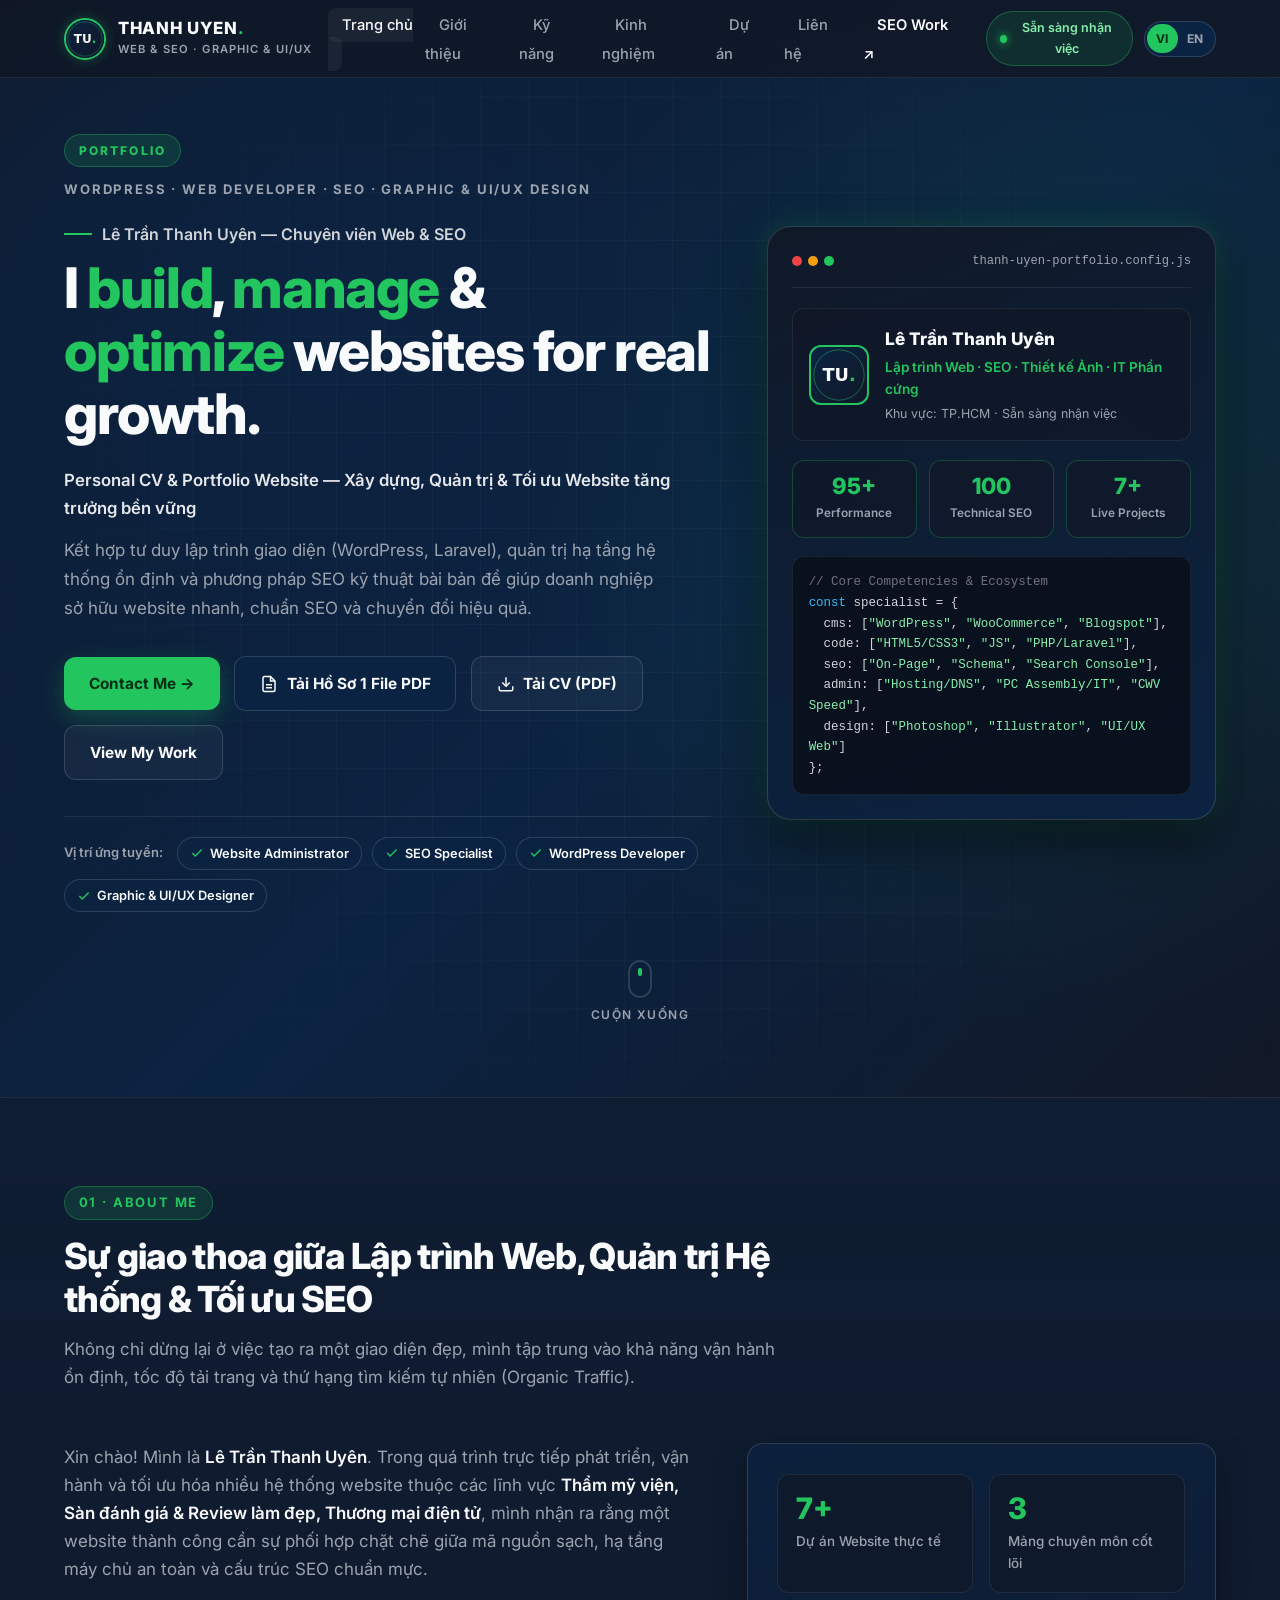
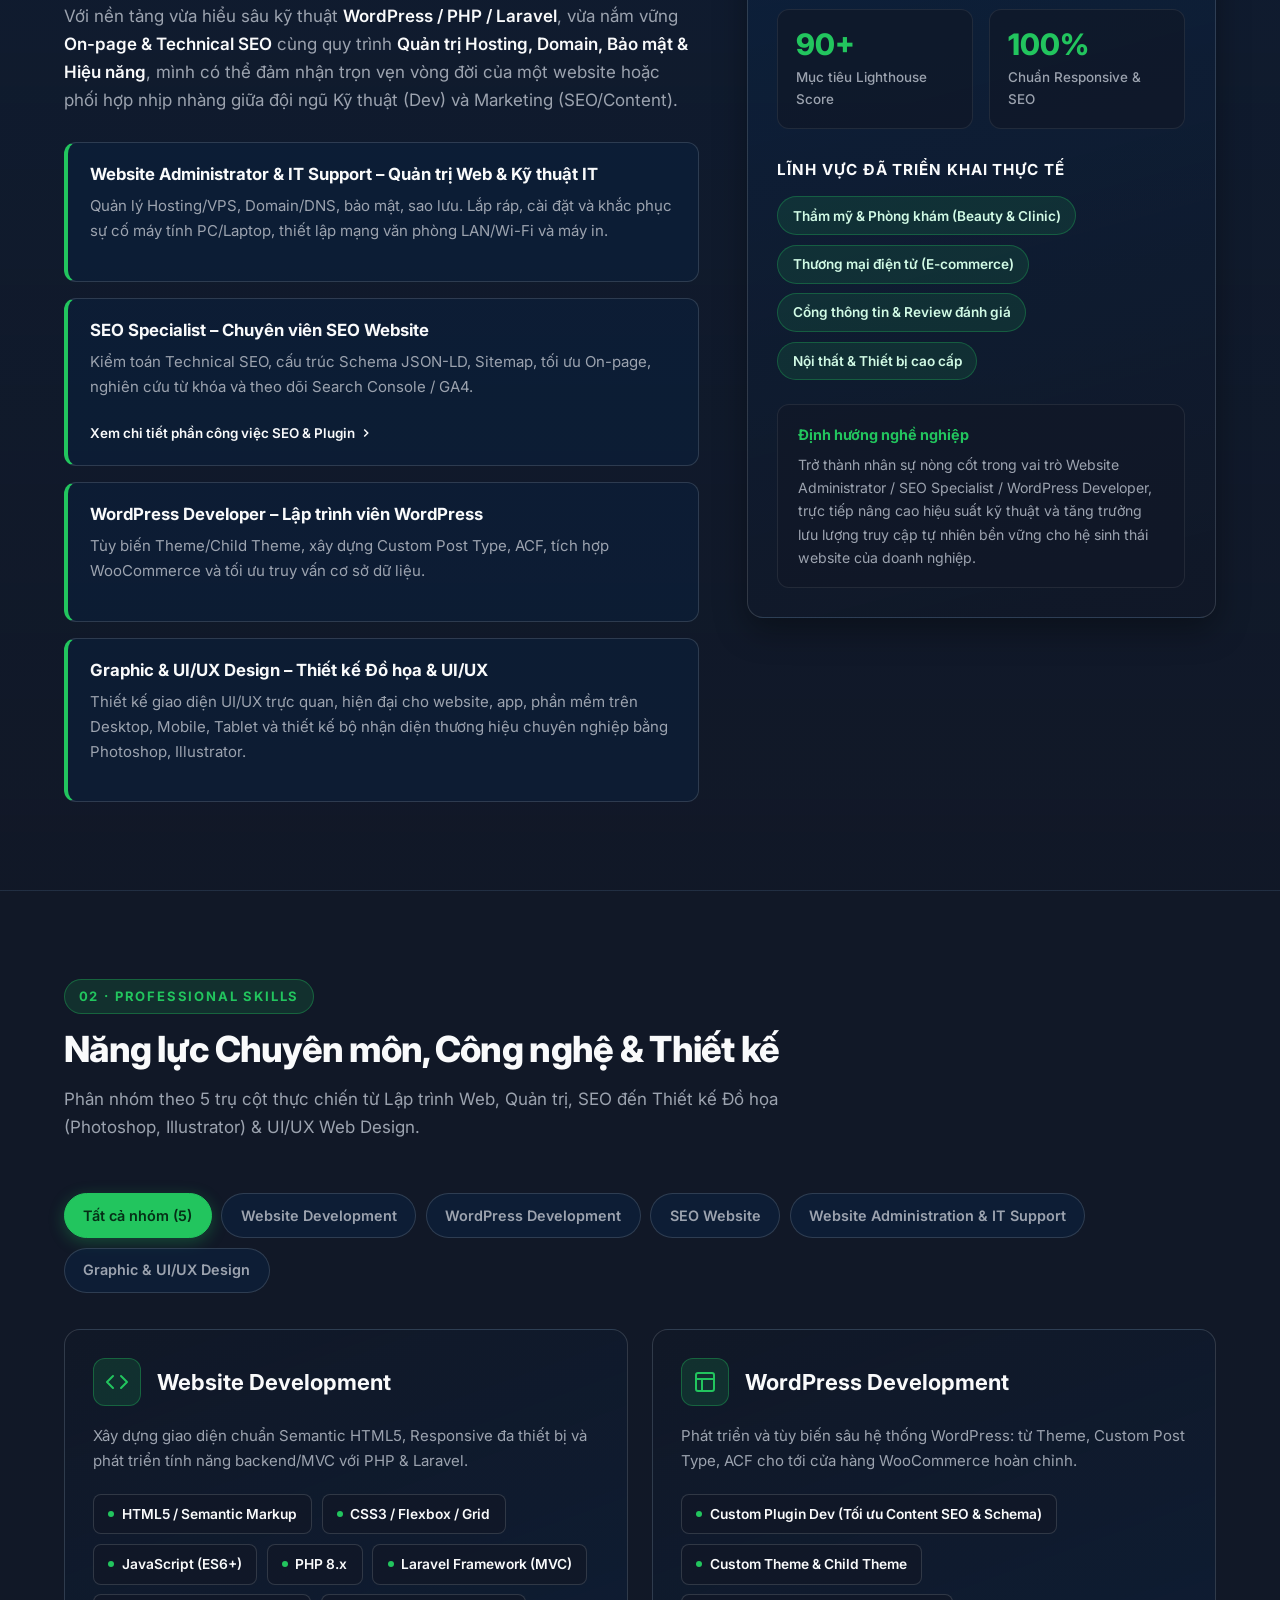
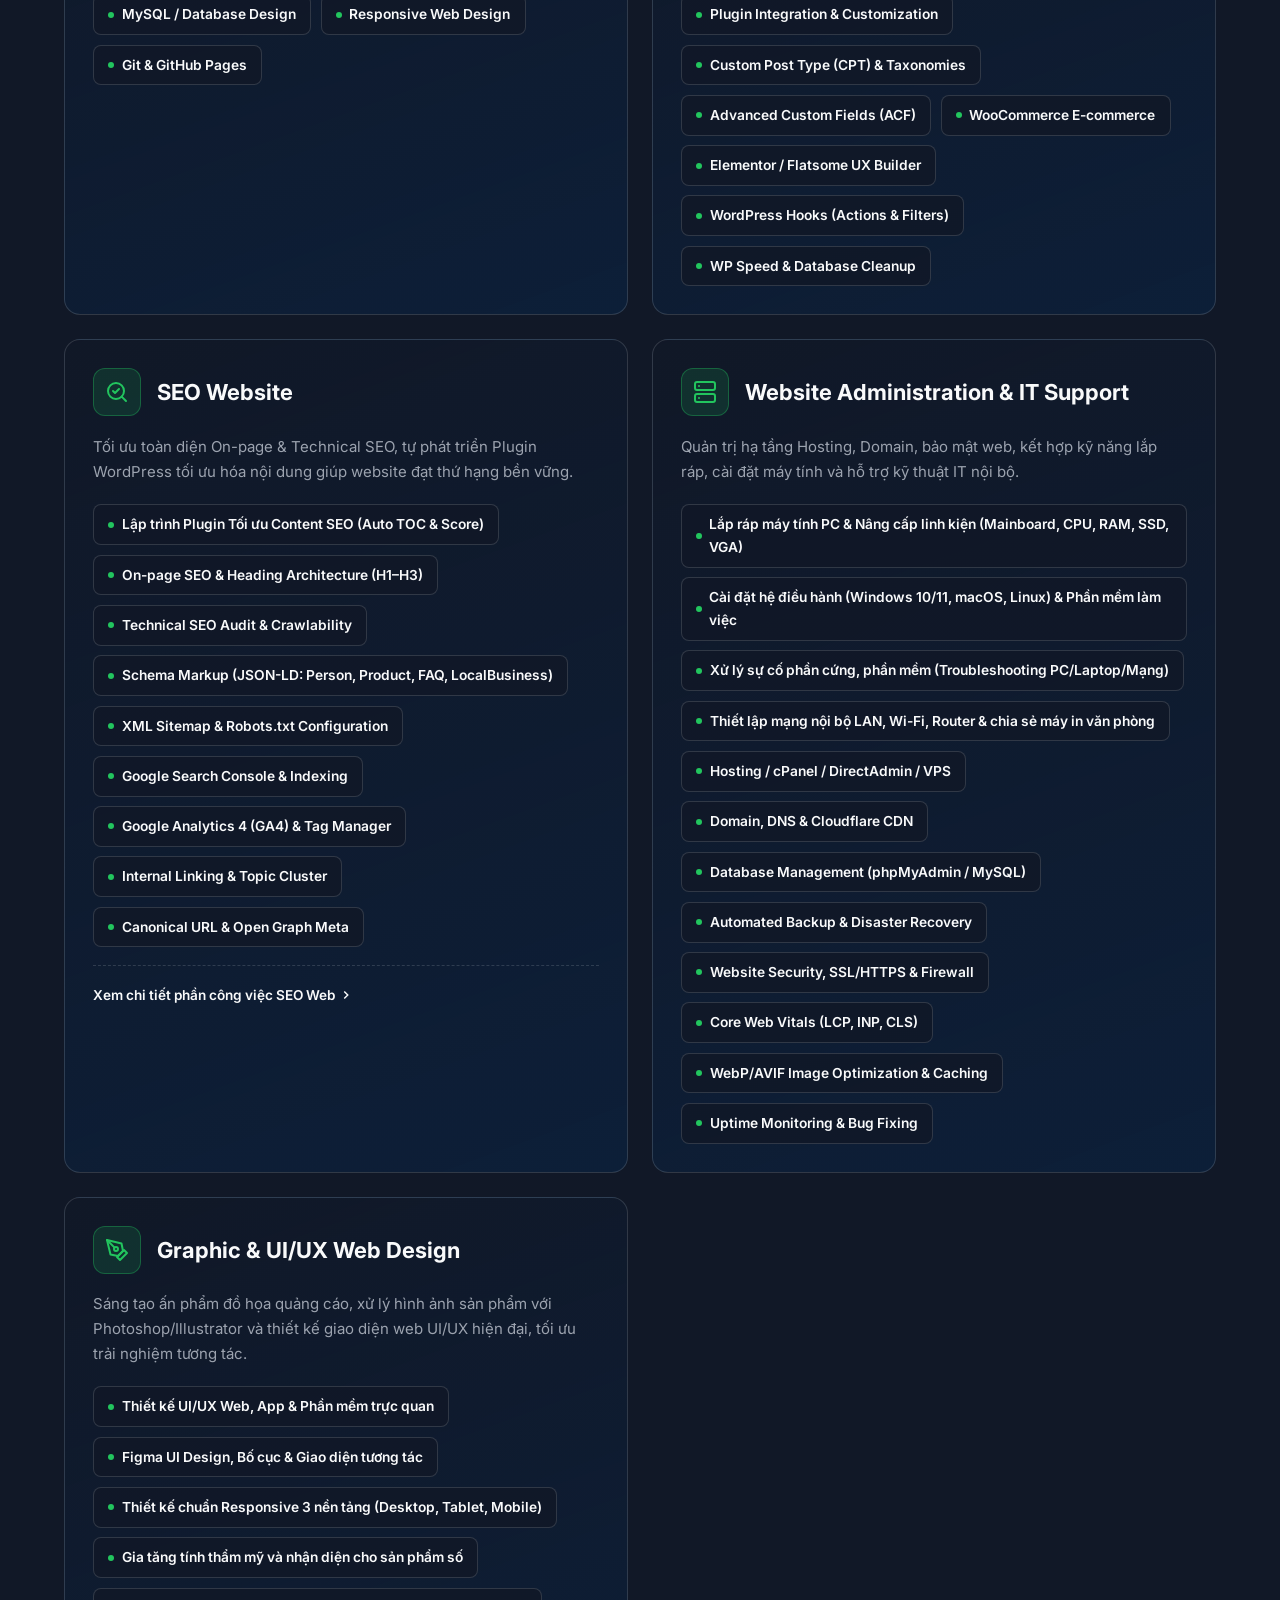
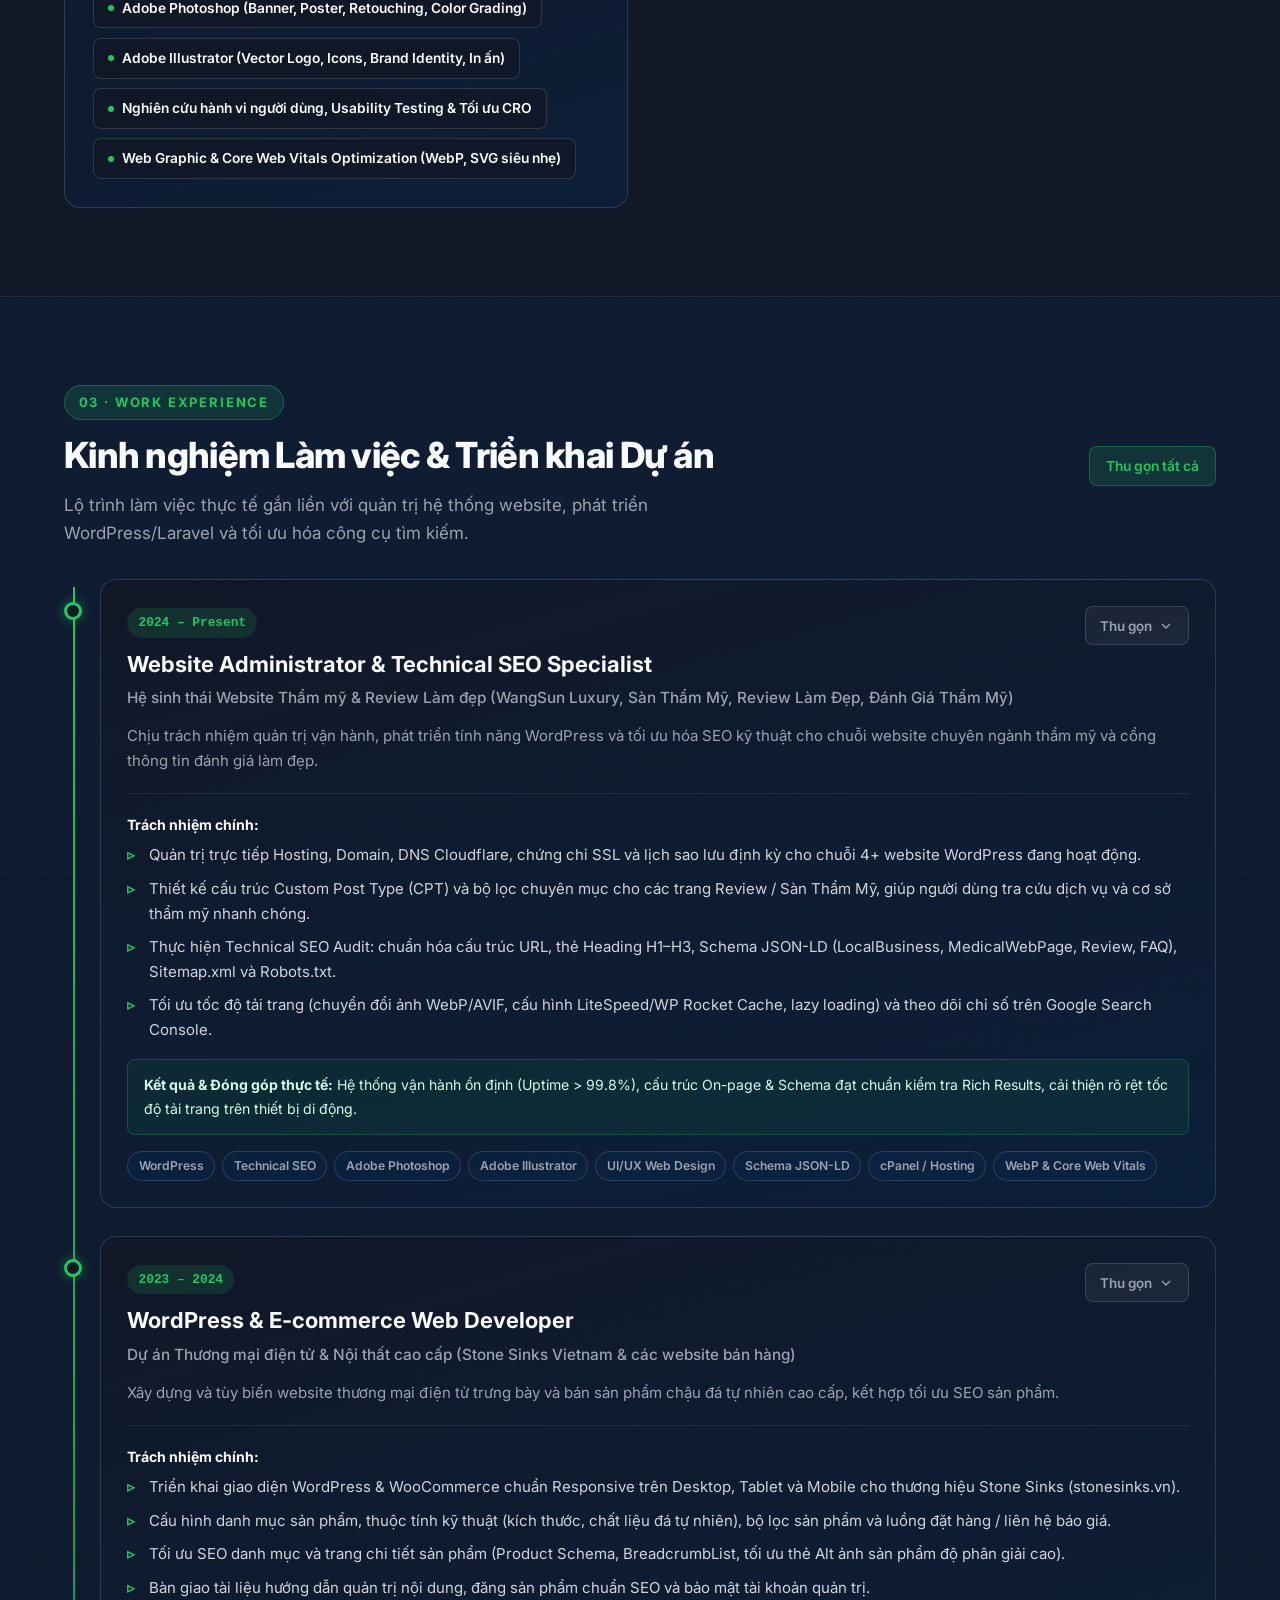
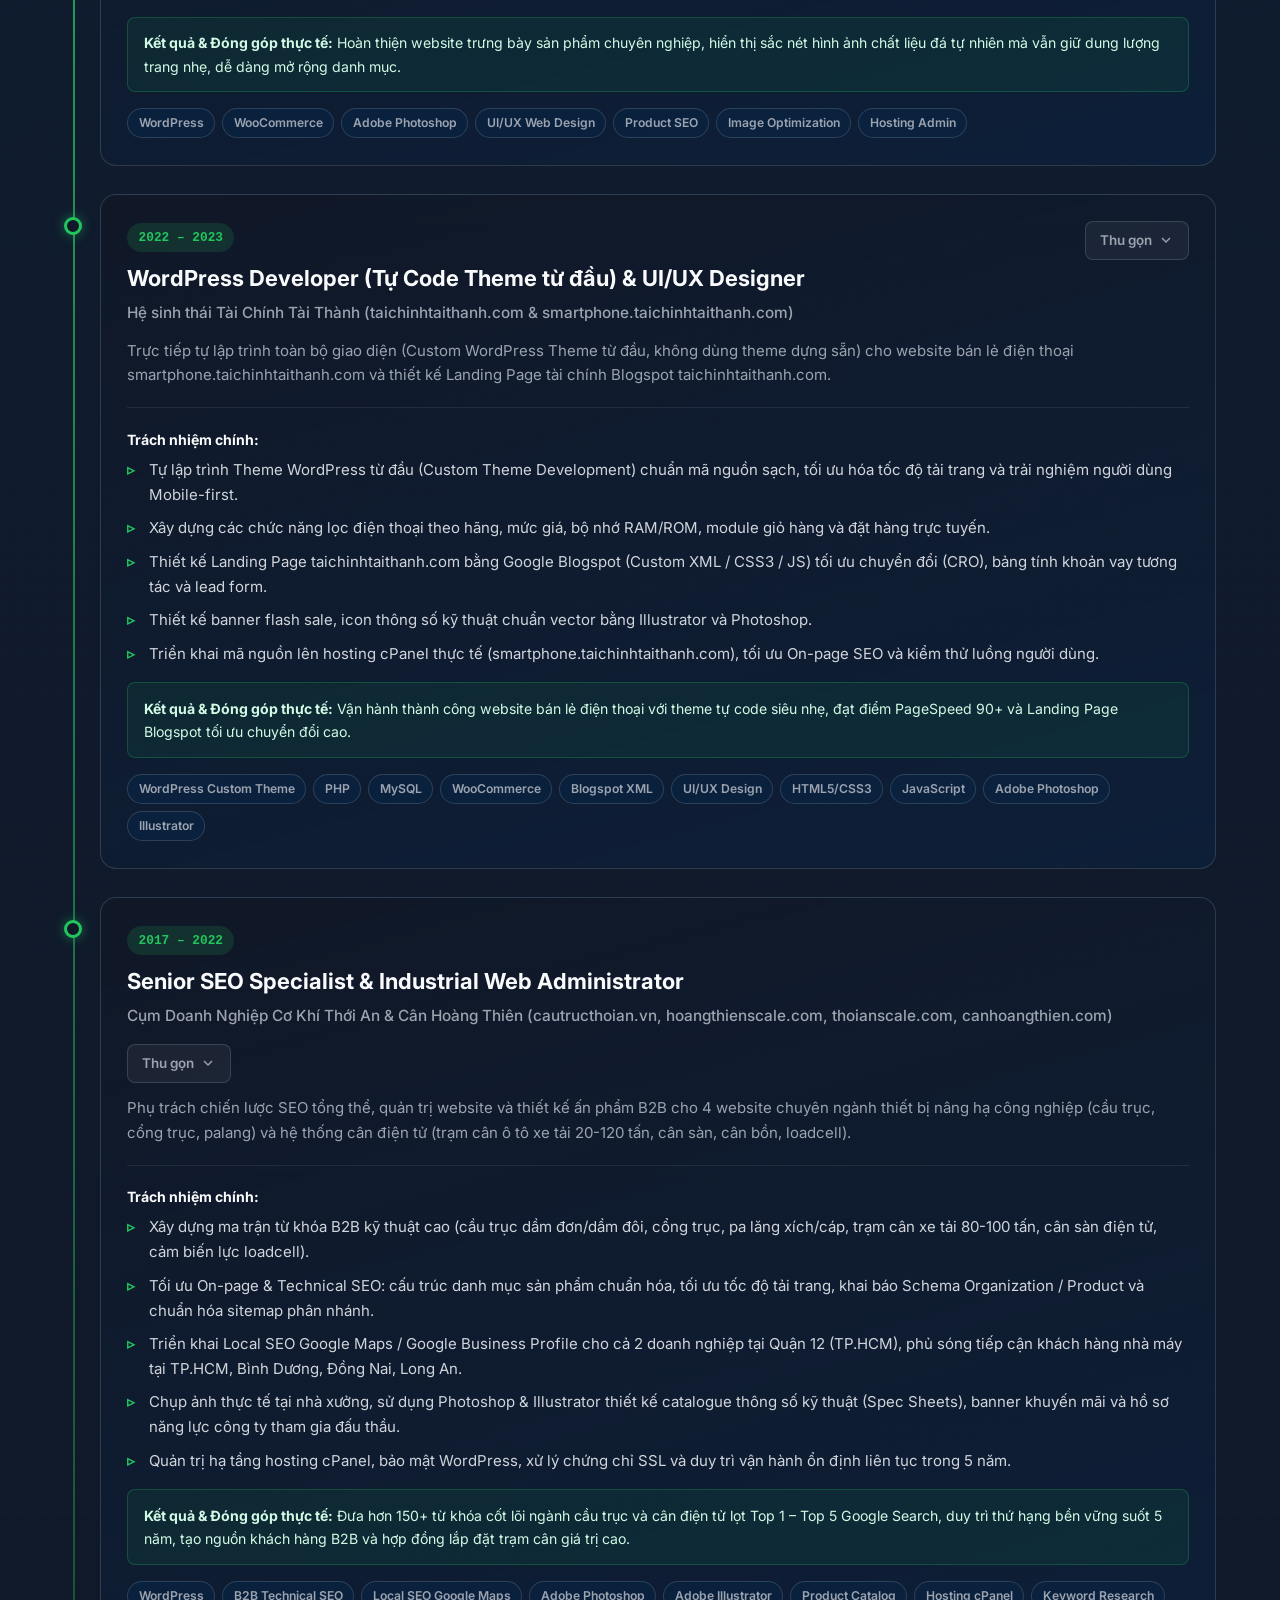
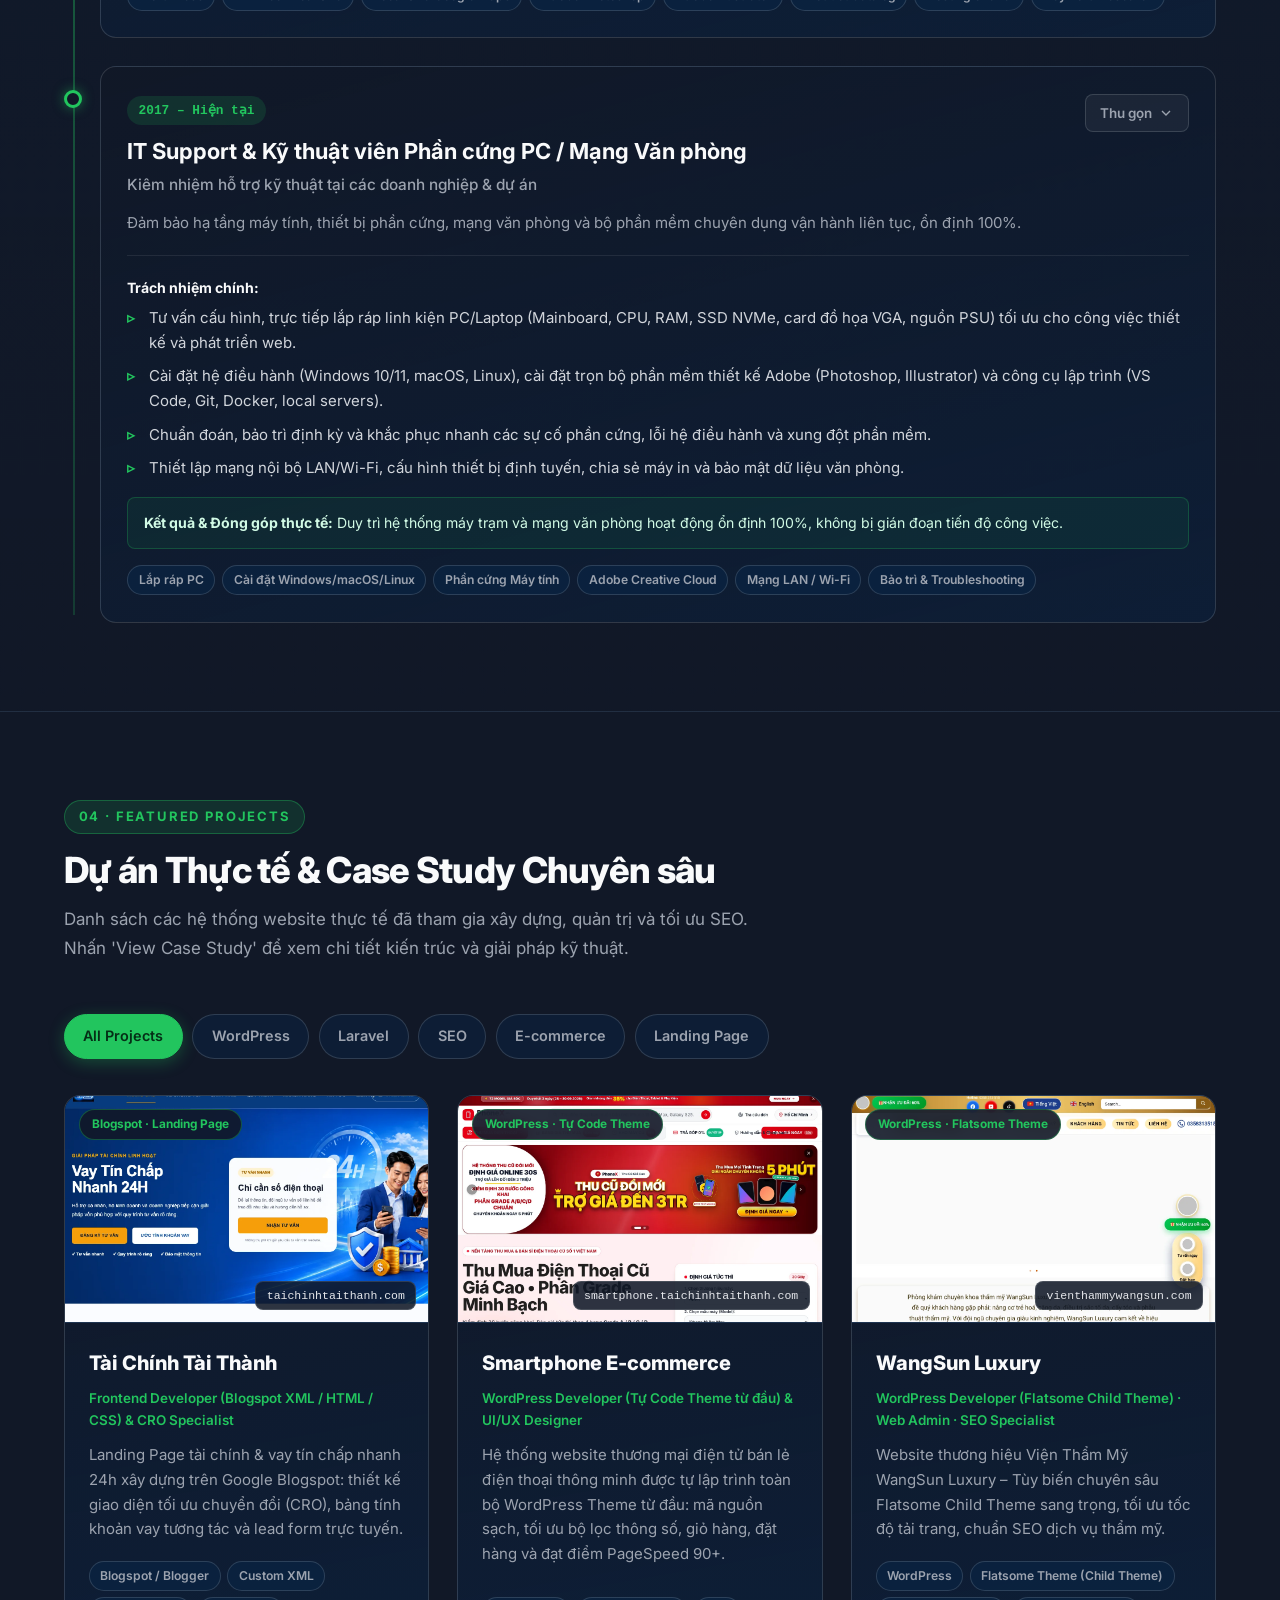
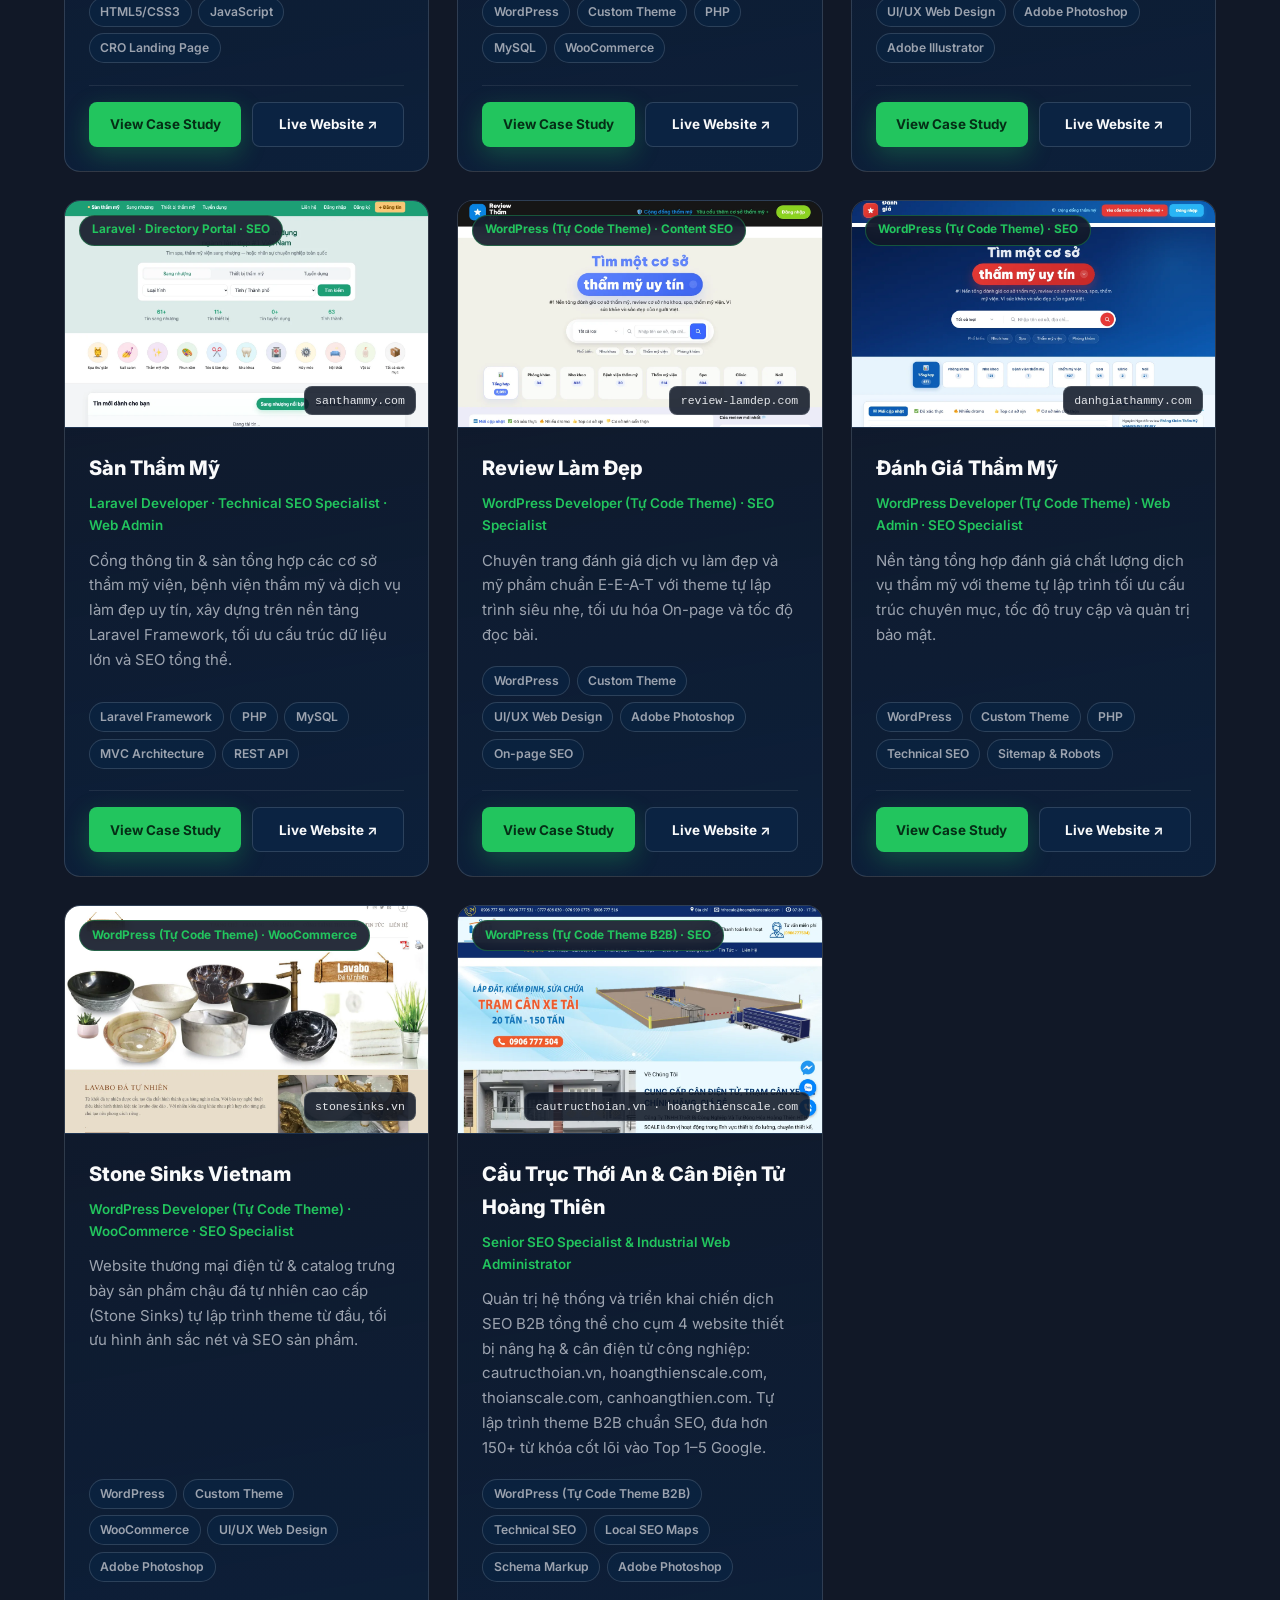
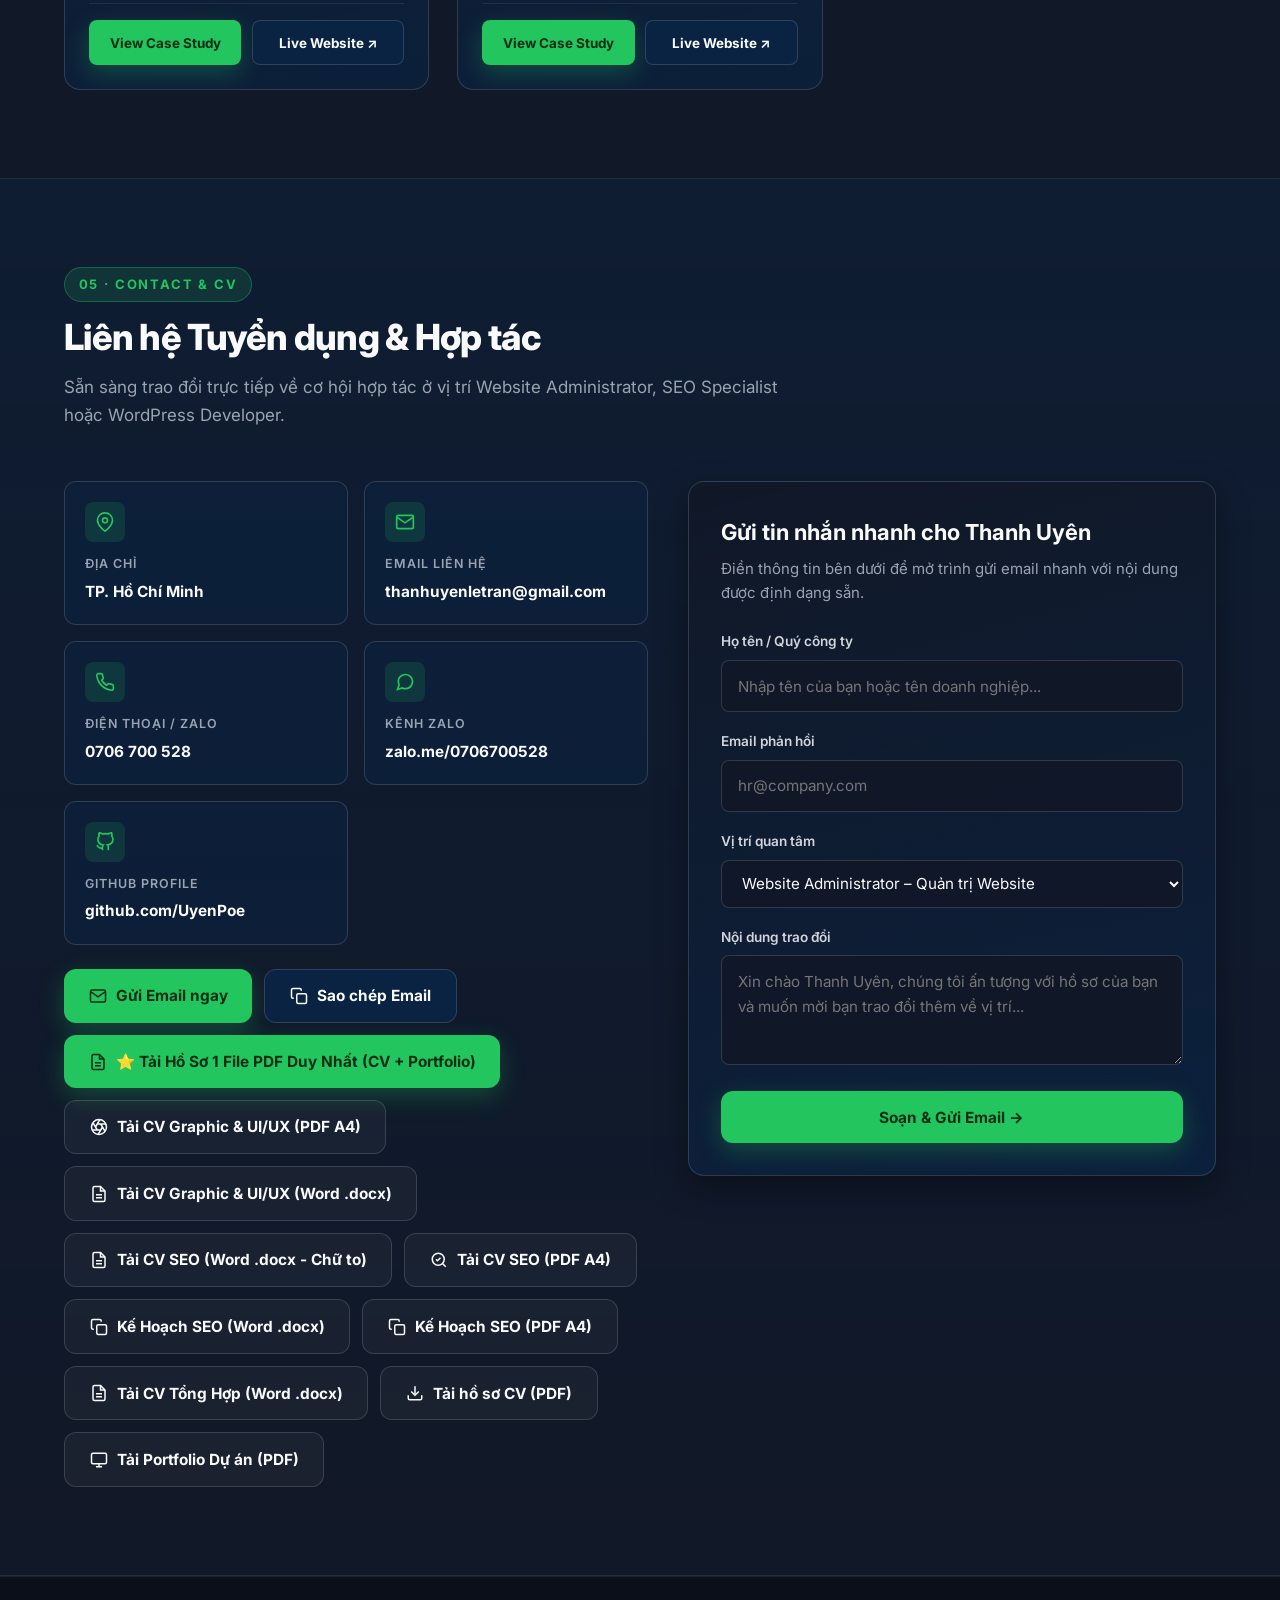
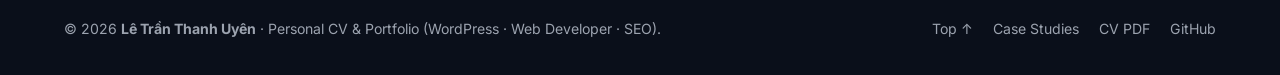
<file: index.html>
<!DOCTYPE html>
<html lang="vi">
<head>
  <meta charset="UTF-8" />
  <meta name="viewport" content="width=device-width, initial-scale=1.0" />
  <title>Lê Trần Thanh Uyên | Web &amp; SEO Specialist – WordPress · Web Developer · Website Admin</title>
  <meta name="description" content="CV &amp; Portfolio cá nhân của Lê Trần Thanh Uyên – Chuyên viên Quản trị Website (Website Administrator), SEO Specialist và WordPress Developer. Xem các dự án và Case Study thực tế." />
  <meta name="keywords" content="Lê Trần Thanh Uyên, Thanh Uyên CV, Website Administrator, SEO Specialist, WordPress Developer, Quản trị website, Chuyên viên SEO, Lập trình WordPress, Laravel" />
  <meta name="author" content="Lê Trần Thanh Uyên" />
  <meta name="robots" content="index, follow" />
  <meta name="theme-color" content="#111827" />
  <link rel="canonical" href="https://uyenpoe.github.io/cv-letranthanhuyen/" />

  <!-- Open Graph / Zalo / Facebook / LinkedIn -->
  <meta property="og:type" content="profile" />
  <meta property="og:title" content="Lê Trần Thanh Uyên | Web &amp; SEO Specialist Portfolio" />
  <meta property="og:description" content="I build, manage &amp; optimize websites for real growth. Xem hồ sơ năng lực, kinh nghiệm và 6 Case Study dự án thực tế (WordPress, Laravel, Technical SEO)." />
  <meta property="og:url" content="https://uyenpoe.github.io/cv-letranthanhuyen/" />
  <meta property="og:image" content="https://uyenpoe.github.io/cv-letranthanhuyen/assets/images/projects/wangsun-luxury.png" />
  <meta property="og:locale" content="vi_VN" />

  <!-- Twitter Card -->
  <meta name="twitter:card" content="summary_large_image" />
  <meta name="twitter:title" content="Lê Trần Thanh Uyên | Web &amp; SEO Specialist" />
  <meta name="twitter:description" content="Website Administrator · SEO Specialist · WordPress Developer – Personal CV &amp; Portfolio." />

  <!-- Favicon -->
  <link rel="icon" type="image/svg+xml" href="assets/images/avatar.svg" />

  <!-- Google Fonts: Inter -->
  <link rel="preconnect" href="https://fonts.googleapis.com" />
  <link rel="preconnect" href="https://fonts.gstatic.com" crossorigin />
  <link href="https://fonts.googleapis.com/css2?family=Inter:wght@400;500;600;700;800&amp;display=swap" rel="stylesheet" />

  <!-- Stylesheets -->
  <link rel="stylesheet" href="assets/css/variables.css" />
  <link rel="stylesheet" href="assets/css/main.css" />
  <link rel="stylesheet" href="assets/css/responsive.css" />

  <!-- Structured Data (Schema.org Person & ProfilePage) -->
  <script type="application/ld+json">
  {
    "@context": "https://schema.org",
    "@type": "ProfilePage",
    "mainEntity": {
      "@type": "Person",
      "name": "Lê Trần Thanh Uyên",
      "alternateName": "Thanh Uyen",
      "jobTitle": [
        "Website Administrator",
        "SEO Specialist",
        "WordPress Developer"
      ],
      "description": "Web & SEO Specialist specializing in WordPress Development, Laravel, Website Administration, and Technical SEO.",
      "url": "https://uyenpoe.github.io/cv-letranthanhuyen/",
      "email": "mailto:thanhuyenletran@gmail.com",
      "knowsAbout": [
        "WordPress Development",
        "Technical SEO",
        "On-page SEO",
        "Website Administration",
        "Google Blogspot / Blogger",
        "HTML5",
        "CSS3",
        "JavaScript",
        "PHP",
        "Laravel",
        "WooCommerce",
        "Google Search Console",
        "Adobe Photoshop",
        "Adobe Illustrator",
        "UI/UX Web Design",
        "Graphic Design"
      ],
      "sameAs": [
        "https://github.com/UyenPoe"
      ]
    }
  }
  </script>
</head>
<body>
  <!-- Skip Link for Keyboard Accessibility -->
  <a href="#mainContent" class="skip-link">Chuyển đến nội dung chính / Skip to main content</a>

  <!-- ========================================================================
       1. HEADER – THANH ĐIỀU HƯỚNG CỐ ĐỊNH
       ======================================================================== -->
  <header class="site-header" id="siteHeader">
    <div class="container header-inner">
      <a href="#home" class="brand" aria-label="Lê Trần Thanh Uyên - Trang chủ">
        <div class="brand-avatar">
          <img src="assets/images/avatar.svg" alt="Ảnh đại diện Lê Trần Thanh Uyên" width="42" height="42" />
        </div>
        <div class="brand-info">
          <span class="brand-name">THANH UYEN<span class="dot">.</span></span>
          <span class="brand-role">WEB &amp; SEO · GRAPHIC &amp; UI/UX</span>
        </div>
      </a>

      <nav class="main-nav" id="mainNav" aria-label="Điều hướng chính">
        <ul class="nav-list">
          <li><a href="#home" class="nav-link active" data-i18n="nav.home">Trang chủ</a></li>
          <li><a href="#about" class="nav-link" data-i18n="nav.about">Giới thiệu</a></li>
          <li><a href="#skills" class="nav-link" data-i18n="nav.skills">Kỹ năng</a></li>
          <li><a href="#experience" class="nav-link" data-i18n="nav.experience">Kinh nghiệm</a></li>
          <li><a href="#projects" class="nav-link" data-i18n="nav.projects">Dự án</a></li>
          <li><a href="#contact" class="nav-link" data-i18n="nav.contact">Liên hệ</a></li>
          <li><a href="seo-specialist.html" class="nav-link" style="color:var(--accent-green);font-weight:600;">SEO Work ↗</a></li>
        </ul>
      </nav>

      <div class="header-actions">
        <!-- Trạng thái sẵn sàng nhận việc (Bật/tắt thủ công) -->
        <button type="button" class="status-toggle" id="statusToggleBtn" aria-pressed="true" title="Nhấn để bật/tắt trạng thái sẵn sàng nhận cơ hội việc làm">
          <span class="status-dot" aria-hidden="true"></span>
          <span class="status-text" id="statusText">Sẵn sàng nhận việc</span>
        </button>

        <!-- Nút chuyển ngôn ngữ Việt / Anh -->
        <div class="lang-switch" role="group" aria-label="Chuyển đổi ngôn ngữ">
          <button type="button" class="lang-btn active" data-lang="vi" aria-pressed="true">VI</button>
          <button type="button" class="lang-btn" data-lang="en" aria-pressed="false">EN</button>
        </div>

        <!-- Nút Hamburger trên Mobile -->
        <button type="button" class="menu-toggle" id="menuToggleBtn" aria-label="Mở menu điều hướng" aria-expanded="false" aria-controls="mainNav">
          <svg width="22" height="22" viewBox="0 0 24 24" fill="none" stroke="currentColor" stroke-width="2.2" stroke-linecap="round">
            <line x1="3" y1="6" x2="21" y2="6"></line>
            <line x1="3" y1="12" x2="21" y2="12"></line>
            <line x1="3" y1="18" x2="21" y2="18"></line>
          </svg>
        </button>
      </div>
    </div>
  </header>

  <main id="mainContent">
    <!-- ======================================================================
         2. HERO SECTION – GIỚI THIỆU NỔI BẬT (Chuẩn mẫu Dark Tech Portfolio)
         ====================================================================== -->
    <section class="hero-section" id="home">
      <div class="container">
        <div class="hero-grid">
          <!-- Left Column: Core Pitch & CTAs -->
          <div class="hero-content reveal is-visible">
            <div class="hero-meta-top">
              <span class="hero-badge-portfolio" data-i18n="hero.badge">PORTFOLIO</span>
              <span class="hero-pillars" data-i18n="hero.pillars">WORDPRESS · WEB DEVELOPER · SEO · GRAPHIC &amp; UI/UX DESIGN</span>
            </div>

            <p class="hero-identity">
              <span class="hero-identity-divider" aria-hidden="true"></span>
              <span data-i18n="hero.greeting">Lê Trần Thanh Uyên — Chuyên viên Web &amp; SEO</span>
            </p>

            <h1 class="hero-title" data-i18n-html="hero.titleHtml">
              I <span class="text-accent">build</span>, <span class="text-accent">manage</span> &amp; <span class="text-accent">optimize</span> websites for real growth.
            </h1>

            <p class="hero-subtitle-tag" data-i18n="hero.subtitleTag">
              Personal CV &amp; Portfolio Website — Xây dựng, Quản trị &amp; Tối ưu Website tăng trưởng bền vững
            </p>

            <p class="hero-description" data-i18n="hero.description">
              Kết hợp tư duy lập trình giao diện (WordPress, Laravel), quản trị hạ tầng hệ thống ổn định và phương pháp SEO kỹ thuật bài bản để giúp doanh nghiệp sở hữu website nhanh, chuẩn SEO và chuyển đổi hiệu quả.
            </p>

            <div class="hero-actions">
              <a href="#contact" class="btn btn-primary" data-i18n="hero.ctaContact">Contact Me →</a>
              <a href="assets/docs/Ho-So-Ung-Tuyen-All-In-One-Le-Tran-Thanh-Uyen.pdf" download class="btn btn-secondary" title="Tải trọn bộ CV & Portfolio trong 1 file PDF duy nhất">
                <svg width="18" height="18" viewBox="0 0 24 24" fill="none" stroke="currentColor" stroke-width="2" aria-hidden="true"><path d="M14 2H6a2 2 0 0 0-2 2v16a2 2 0 0 0 2 2h12a2 2 0 0 0 2-2V8z"></path><polyline points="14 2 14 8 20 8"></polyline><line x1="16" y1="13" x2="8" y2="13"></line><line x1="16" y1="17" x2="8" y2="17"></line></svg>
                <span>Tải Hồ Sơ 1 File PDF</span>
              </a>
              <a href="assets/docs/CV-Le-Tran-Thanh-Uyen.pdf" download class="btn btn-outline" title="Tải CV cá nhân PDF (Font to rõ)">
                <svg width="18" height="18" viewBox="0 0 24 24" fill="none" stroke="currentColor" stroke-width="2" aria-hidden="true">
                  <path d="M21 15v4a2 2 0 0 1-2 2H5a2 2 0 0 1-2-2v-4"></path>
                  <polyline points="7 10 12 15 17 10"></polyline>
                  <line x1="12" y1="15" x2="12" y2="3"></line>
                </svg>
                <span data-i18n="hero.ctaDownload">Tải CV (PDF)</span>
              </a>
              <a href="#projects" class="btn btn-outline" data-i18n="hero.ctaWork">View My Work</a>
            </div>

            <div class="hero-target-roles">
              <span class="target-role-label" data-i18n="hero.targetLabel">Vị trí ứng tuyển:</span>
              <span class="target-role-pill">
                <svg width="14" height="14" viewBox="0 0 24 24" fill="none" stroke="currentColor" stroke-width="2.5"><polyline points="20 6 9 17 4 12"></polyline></svg>
                <span data-i18n="hero.role1">Website Administrator</span>
              </span>
              <span class="target-role-pill">
                <svg width="14" height="14" viewBox="0 0 24 24" fill="none" stroke="currentColor" stroke-width="2.5"><polyline points="20 6 9 17 4 12"></polyline></svg>
                <span data-i18n="hero.role2">SEO Specialist</span>
              </span>
              <span class="target-role-pill">
                <svg width="14" height="14" viewBox="0 0 24 24" fill="none" stroke="currentColor" stroke-width="2.5"><polyline points="20 6 9 17 4 12"></polyline></svg>
                <span data-i18n="hero.role3">WordPress Developer</span>
              </span>
              <span class="target-role-pill">
                <svg width="14" height="14" viewBox="0 0 24 24" fill="none" stroke="currentColor" stroke-width="2.5"><polyline points="20 6 9 17 4 12"></polyline></svg>
                <span data-i18n="hero.role4">Graphic &amp; UI/UX Designer</span>
              </span>
            </div>
          </div>

          <!-- Right Column: Dark Tech Interactive Card -->
          <div class="hero-visual reveal is-visible">
            <div class="tech-showcase-card">
              <div class="tech-window-bar">
                <div class="window-dots" aria-hidden="true">
                  <span class="window-dot red"></span>
                  <span class="window-dot yellow"></span>
                  <span class="window-dot green"></span>
                </div>
                <span class="window-title">thanh-uyen-portfolio.config.js</span>
              </div>

              <div class="profile-summary-box">
                <div class="profile-summary-avatar">
                  <img src="assets/images/avatar.svg" alt="Lê Trần Thanh Uyên" width="60" height="60" />
                </div>
                <div>
                  <div class="profile-summary-name">Lê Trần Thanh Uyên</div>
                  <div class="profile-summary-role">Lập trình Web · SEO · Thiết kế Ảnh · IT Phần cứng</div>
                  <div class="profile-summary-loc">Khu vực: TP.HCM · Sẵn sàng nhận việc</div>
                </div>
              </div>

              <div class="lighthouse-grid" aria-label="Chỉ số mục tiêu kỹ thuật">
                <div class="lh-metric">
                  <div class="lh-score">95+</div>
                  <div class="lh-label">Performance</div>
                </div>
                <div class="lh-metric">
                  <div class="lh-score">100</div>
                  <div class="lh-label">Technical SEO</div>
                </div>
                <div class="lh-metric">
                  <div class="lh-score">7+</div>
                  <div class="lh-label">Live Projects</div>
                </div>
              </div>

              <div class="code-snippet-box" aria-hidden="true">
                <div><span class="code-comment">// Core Competencies &amp; Ecosystem</span></div>
                <div><span class="code-key">const</span> specialist = {</div>
                <div>&nbsp;&nbsp;cms: [<span class="code-string">"WordPress"</span>, <span class="code-string">"WooCommerce"</span>, <span class="code-string">"Blogspot"</span>],</div>
                <div>&nbsp;&nbsp;code: [<span class="code-string">"HTML5/CSS3"</span>, <span class="code-string">"JS"</span>, <span class="code-string">"PHP/Laravel"</span>],</div>
                <div>&nbsp;&nbsp;seo: [<span class="code-string">"On-Page"</span>, <span class="code-string">"Schema"</span>, <span class="code-string">"Search Console"</span>],</div>
                <div>&nbsp;&nbsp;admin: [<span class="code-string">"Hosting/DNS"</span>, <span class="code-string">"PC Assembly/IT"</span>, <span class="code-string">"CWV Speed"</span>],</div>
                <div>&nbsp;&nbsp;design: [<span class="code-string">"Photoshop"</span>, <span class="code-string">"Illustrator"</span>, <span class="code-string">"UI/UX Web"</span>]</div>
                <div>};</div>
              </div>
            </div>
          </div>
        </div>

        <!-- Scroll Indicator -->
        <div class="scroll-indicator">
          <a href="#about" class="scroll-indicator-link">
            <div class="scroll-mouse" aria-hidden="true">
              <div class="scroll-wheel"></div>
            </div>
            <span data-i18n="hero.scrollDown">Cuộn xuống</span>
          </a>
        </div>
      </div>
    </section>

    <!-- ======================================================================
         3. ABOUT ME – GIỚI THIỆU BẢN THÂN
         ====================================================================== -->
    <section class="section section-alt" id="about">
      <div class="container">
        <div class="section-header reveal">
          <span class="section-eyebrow" data-i18n="about.eyebrow">01 · ABOUT ME</span>
          <h2 class="section-title" data-i18n="about.title">
            Sự giao thoa giữa Lập trình Web, Quản trị Hệ thống &amp; Tối ưu SEO
          </h2>
          <p class="section-subtitle" data-i18n="about.subtitle">
            Không chỉ dừng lại ở việc tạo ra một giao diện đẹp, mình tập trung vào khả năng vận hành ổn định, tốc độ tải trang và thứ hạng tìm kiếm tự nhiên (Organic Traffic).
          </p>
        </div>

        <div class="about-grid">
          <div class="about-narrative reveal">
            <p data-i18n-html="about.p1">
              Xin chào! Mình là <strong>Lê Trần Thanh Uyên</strong>. Trong quá trình trực tiếp phát triển, vận hành và tối ưu hóa nhiều hệ thống website thuộc các lĩnh vực <strong>Thẩm mỹ viện, Sàn đánh giá &amp; Review làm đẹp, Thương mại điện tử</strong>, mình nhận ra rằng một website thành công cần sự phối hợp chặt chẽ giữa mã nguồn sạch, hạ tầng máy chủ an toàn và cấu trúc SEO chuẩn mực.
            </p>
            <p data-i18n-html="about.p2">
              Với nền tảng vừa hiểu sâu kỹ thuật <strong>WordPress / PHP / Laravel</strong>, vừa nắm vững <strong>On-page &amp; Technical SEO</strong> cùng quy trình <strong>Quản trị Hosting, Domain, Bảo mật &amp; Hiệu năng</strong>, mình có thể đảm nhận trọn vẹn vòng đời của một website hoặc phối hợp nhịp nhàng giữa đội ngũ Kỹ thuật (Dev) và Marketing (SEO/Content).
            </p>

            <div class="about-pillars">
              <div class="pillar-card">
                <h3 class="pillar-title" data-i18n="about.pillar1Title">Website Administrator &amp; IT Support – Quản trị Website &amp; Kỹ thuật IT</h3>
                <p class="pillar-desc" data-i18n="about.pillar1Desc">
                  Quản lý Hosting/VPS, Domain/DNS, SSL, sao lưu định kỳ, bảo mật, lắp ráp cài đặt máy tính, xử lý sự cố phần cứng/mạng và tối ưu Core Web Vitals.
                </p>
              </div>
              <div class="pillar-card">
                <h3 class="pillar-title" data-i18n="about.pillar2Title">SEO Specialist – Chuyên viên SEO Website</h3>
                <p class="pillar-desc" data-i18n="about.pillar2Desc">
                  Kiểm toán Technical SEO, cấu trúc Schema JSON-LD, tự lập trình Plugin tối ưu Content SEO (Auto TOC &amp; Score), nghiên cứu từ khóa và đo lường Search Console / GA4.
                </p>
                <div style="margin-top:0.45rem;">
                  <a href="seo-specialist.html" class="inline-link" style="font-size:0.84rem;color:var(--accent-green);font-weight:600;display:inline-flex;align-items:center;gap:4px;">
                    <span>Xem chi tiết phần công việc SEO &amp; Plugin</span>
                    <svg width="14" height="14" viewBox="0 0 24 24" fill="none" stroke="currentColor" stroke-width="2.5"><polyline points="9 18 15 12 9 6"></polyline></svg>
                  </a>
                </div>
              </div>
              <div class="pillar-card">
                <h3 class="pillar-title" data-i18n="about.pillar3Title">WordPress Developer – Lập trình viên WordPress</h3>
                <p class="pillar-desc" data-i18n="about.pillar3Desc">
                  Lập trình Custom Plugin (tối ưu hóa Content SEO &amp; Schema), tùy biến Theme, Custom Post Type, ACF, tích hợp WooCommerce và tối ưu cơ sở dữ liệu.
                </p>
              </div>
              <div class="pillar-card">
                <h3 class="pillar-title" data-i18n="about.pillar4Title">Graphic &amp; UI/UX Design – Thiết kế Đồ họa &amp; Web UI/UX</h3>
                <p class="pillar-desc" data-i18n="about.pillar4Desc">
                  Thiết kế banner marketing, xử lý ảnh bằng Adobe Photoshop, thiết kế vector/logo bằng Illustrator và xây dựng layout UI/UX website hiện đại, tối ưu trải nghiệm tương tác.
                </p>
              </div>
            </div>
          </div>

          <aside class="about-side-card reveal" aria-label="Thống kê và lĩnh vực chuyên môn">
            <div class="stats-grid">
              <div class="stat-item">
                <div class="stat-number" data-i18n="about.stat1Num">7+</div>
                <div class="stat-label" data-i18n="about.stat1Label">Dự án Website thực tế</div>
              </div>
              <div class="stat-item">
                <div class="stat-number" data-i18n="about.stat2Num">3</div>
                <div class="stat-label" data-i18n="about.stat2Label">Mảng chuyên môn cốt lõi</div>
              </div>
              <div class="stat-item">
                <div class="stat-number" data-i18n="about.stat3Num">90+</div>
                <div class="stat-label" data-i18n="about.stat3Label">Mục tiêu Lighthouse Score</div>
              </div>
              <div class="stat-item">
                <div class="stat-number" data-i18n="about.stat4Num">100%</div>
                <div class="stat-label" data-i18n="about.stat4Label">Chuẩn Responsive &amp; SEO</div>
              </div>
            </div>

            <h3 class="domains-box-title" data-i18n="about.domainsTitle">Lĩnh vực đã triển khai thực tế</h3>
            <div class="domain-tags">
              <span class="domain-tag" data-i18n="about.domain1">Thẩm mỹ &amp; Phòng khám (Beauty &amp; Clinic)</span>
              <span class="domain-tag" data-i18n="about.domain2">Thương mại điện tử (E-commerce)</span>
              <span class="domain-tag" data-i18n="about.domain3">Cổng thông tin &amp; Review đánh giá</span>
              <span class="domain-tag" data-i18n="about.domain4">Nội thất &amp; Thiết bị cao cấp</span>
            </div>

            <div class="career-objective-box">
              <h4 class="career-objective-title" data-i18n="about.objectiveTitle">Định hướng nghề nghiệp</h4>
              <p class="career-objective-text" data-i18n="about.objectiveText">
                Trở thành nhân sự nòng cốt trong vai trò Website Administrator / SEO Specialist / WordPress Developer, trực tiếp nâng cao hiệu suất kỹ thuật và tăng trưởng lưu lượng truy cập tự nhiên bền vững cho hệ sinh thái website của doanh nghiệp.
              </p>
            </div>
          </aside>
        </div>
      </div>
    </section>

    <!-- ======================================================================
         4. PROFESSIONAL SKILLS – KỸ NĂNG CHUYÊN MÔN (4 Nhóm, Không dùng % ảo)
         ====================================================================== -->
    <section class="section" id="skills">
      <div class="container">
        <div class="section-header reveal">
          <span class="section-eyebrow" data-i18n="skills.eyebrow">02 · PROFESSIONAL SKILLS</span>
          <h2 class="section-title" data-i18n="skills.title">Năng lực Chuyên môn &amp; Công nghệ</h2>
          <p class="section-subtitle" data-i18n="skills.subtitle">
            Phân nhóm theo 4 trụ cột thực chiến. Đánh giá dựa trên năng lực triển khai dự án thực tế thay vì chỉ số phần trăm cảm tính.
          </p>
        </div>

        <div class="filter-bar reveal" id="skillsFilterBar" role="toolbar" aria-label="Bộ lọc nhóm kỹ năng">
          <button type="button" class="filter-btn active" data-skill-filter="all" data-i18n="skills.filterAll">Tất cả nhóm (5)</button>
          <button type="button" class="filter-btn" data-skill-filter="web" data-i18n="skills.filterWeb">Website Development</button>
          <button type="button" class="filter-btn" data-skill-filter="wp" data-i18n="skills.filterWp">WordPress Development</button>
          <button type="button" class="filter-btn" data-skill-filter="seo" data-i18n="skills.filterSeo">SEO Website</button>
          <button type="button" class="filter-btn" data-skill-filter="admin" data-i18n="skills.filterAdmin">Website Administration &amp; IT Support</button>
          <button type="button" class="filter-btn" data-skill-filter="design" data-i18n="skills.filterDesign">Graphic &amp; UI/UX Design</button>
        </div>

        <div class="skills-grid reveal" id="skillsGrid" aria-live="polite">
          <!-- Rendered dynamically by assets/js/main.js -->
        </div>
      </div>
    </section>

    <!-- ======================================================================
         5. WORK EXPERIENCE – KINH NGHIỆM LÀM VIỆC (Timeline & Expand/Collapse)
         ====================================================================== -->
    <section class="section section-alt" id="experience">
      <div class="container">
        <div class="experience-toolbar reveal">
          <div class="section-header" style="margin-bottom: 0;">
            <span class="section-eyebrow" data-i18n="experience.eyebrow">03 · WORK EXPERIENCE</span>
            <h2 class="section-title" data-i18n="experience.title">Kinh nghiệm Làm việc &amp; Triển khai Dự án</h2>
            <p class="section-subtitle" data-i18n="experience.subtitle">
              Lộ trình làm việc thực tế gắn liền với quản trị hệ thống website, phát triển WordPress/Laravel và tối ưu hóa công cụ tìm kiếm.
            </p>
          </div>
          <button type="button" class="timeline-toggle-all" id="toggleAllExpBtn" data-i18n="experience.collapseAll">
            Thu gọn tất cả
          </button>
        </div>

        <div class="timeline reveal" id="experienceTimeline">
          <!-- Rendered dynamically by assets/js/main.js -->
        </div>
      </div>
    </section>

    <!-- ======================================================================
         6. FEATURED PROJECTS – DỰ ÁN NỔI BẬT & CASE STUDY
         ====================================================================== -->
    <section class="section" id="projects">
      <div class="container">
        <div class="section-header reveal">
          <span class="section-eyebrow" data-i18n="projects.eyebrow">04 · FEATURED PROJECTS</span>
          <h2 class="section-title" data-i18n="projects.title">Dự án Thực tế &amp; Case Study Chuyên sâu</h2>
          <p class="section-subtitle" data-i18n="projects.subtitle">
            Danh sách các hệ thống website thực tế đã tham gia xây dựng, quản trị và tối ưu SEO. Nhấn 'View Case Study' để xem chi tiết kiến trúc và giải pháp kỹ thuật.
          </p>
        </div>

        <!-- Bộ lọc chuẩn theo tài liệu: All Projects · WordPress · Laravel · SEO · E-commerce -->
        <div class="filter-bar reveal" id="projectsFilterBar" role="toolbar" aria-label="Bộ lọc dự án">
          <button type="button" class="filter-btn active" data-project-filter="all" data-i18n="projects.filterAll">All Projects</button>
          <button type="button" class="filter-btn" data-project-filter="wordpress" data-i18n="projects.filterWp">WordPress</button>
          <button type="button" class="filter-btn" data-project-filter="laravel" data-i18n="projects.filterLaravel">Laravel</button>
          <button type="button" class="filter-btn" data-project-filter="seo" data-i18n="projects.filterSeo">SEO</button>
          <button type="button" class="filter-btn" data-project-filter="ecommerce" data-i18n="projects.filterEcom">E-commerce</button>
          <button type="button" class="filter-btn" data-project-filter="landingpage" data-i18n="projects.filterLanding">Landing Page</button>
        </div>

        <div class="projects-grid reveal" id="projectsGrid" aria-live="polite">
          <!-- Rendered dynamically by assets/js/main.js -->
        </div>
      </div>
    </section>

    <!-- ======================================================================
         7. CONTACT & CV – LIÊN HỆ TUYỂN DỤNG
         ====================================================================== -->
    <section class="section section-alt" id="contact">
      <div class="container">
        <div class="section-header reveal">
          <span class="section-eyebrow" data-i18n="contact.eyebrow">05 · CONTACT &amp; CV</span>
          <h2 class="section-title" data-i18n="contact.title">Liên hệ Tuyển dụng &amp; Hợp tác</h2>
          <p class="section-subtitle" data-i18n="contact.subtitle">
            Sẵn sàng trao đổi trực tiếp về cơ hội hợp tác ở vị trí Website Administrator, SEO Specialist hoặc WordPress Developer.
          </p>
        </div>

        <div class="contact-grid">
          <!-- Left: Direct Contact Info & Action Buttons -->
          <div class="reveal">
            <div class="contact-cards-list">
              <div class="contact-info-card">
                <div class="contact-info-icon" aria-hidden="true">
                  <svg width="20" height="20" viewBox="0 0 24 24" fill="none" stroke="currentColor" stroke-width="2"><path d="M21 10c0 7-9 13-9 13s-9-6-9-13a9 9 0 0 1 18 0z"></path><circle cx="12" cy="10" r="3"></circle></svg>
                </div>
                <div class="contact-info-label" data-i18n="contact.locationLabel">Địa chỉ</div>
                <div class="contact-info-value">
                  <span>TP. Hồ Chí Minh</span>
                </div>
              </div>

              <div class="contact-info-card">
                <div class="contact-info-icon" aria-hidden="true">
                  <svg width="20" height="20" viewBox="0 0 24 24" fill="none" stroke="currentColor" stroke-width="2"><path d="M4 4h16c1.1 0 2 .9 2 2v12c0 1.1-.9 2-2 2H4c-1.1 0-2-.9-2-2V6c0-1.1.9-2 2-2z"></path><polyline points="22,6 12,13 2,6"></polyline></svg>
                </div>
                <div class="contact-info-label" data-i18n="contact.emailLabel">Email liên hệ</div>
                <div class="contact-info-value">
                  <a href="mailto:thanhuyenletran@gmail.com">thanhuyenletran@gmail.com</a>
                </div>
              </div>

              <div class="contact-info-card">
                <div class="contact-info-icon" aria-hidden="true">
                  <svg width="20" height="20" viewBox="0 0 24 24" fill="none" stroke="currentColor" stroke-width="2"><path d="M22 16.92v3a2 2 0 0 1-2.18 2 19.79 19.79 0 0 1-8.63-3.07 19.5 19.5 0 0 1-6-6 19.79 19.79 0 0 1-3.07-8.67A2 2 0 0 1 4.11 2h3a2 2 0 0 1 2 1.72 12.84 12.84 0 0 0 .7 2.81 2 2 0 0 1-.45 2.11L8.09 9.91a16 16 0 0 0 6 6l1.27-1.27a2 2 0 0 1 2.11-.45 12.84 12.84 0 0 0 2.81.7A2 2 0 0 1 22 16.92z"></path></svg>
                </div>
                <div class="contact-info-label" data-i18n="contact.phoneLabel">Điện thoại / Zalo</div>
                <div class="contact-info-value">
                  <a href="tel:0706700528">0706 700 528</a>
                </div>
              </div>

              <div class="contact-info-card">
                <div class="contact-info-icon" aria-hidden="true">
                  <svg width="20" height="20" viewBox="0 0 24 24" fill="none" stroke="currentColor" stroke-width="2"><path d="M21 11.5a8.38 8.38 0 0 1-.9 3.8 8.5 8.5 0 0 1-7.6 4.7 8.38 8.38 0 0 1-3.8-.9L3 21l1.9-5.7a8.38 8.38 0 0 1-.9-3.8 8.5 8.5 0 0 1 4.7-7.6 8.38 8.38 0 0 1 3.8-.9h.5a8.48 8.48 0 0 1 8 8v.5z"></path></svg>
                </div>
                <div class="contact-info-label" data-i18n="contact.zaloLabel">Kênh Zalo</div>
                <div class="contact-info-value">
                  <a href="https://zalo.me/0706700528" target="_blank" rel="noopener noreferrer">zalo.me/0706700528</a>
                </div>
              </div>

              <div class="contact-info-card">
                <div class="contact-info-icon" aria-hidden="true">
                  <svg width="20" height="20" viewBox="0 0 24 24" fill="none" stroke="currentColor" stroke-width="2"><path d="M9 19c-5 1.5-5-2.5-7-3m14 6v-3.87a3.37 3.37 0 0 0-.94-2.61c3.14-.35 6.44-1.54 6.44-7A5.44 5.44 0 0 0 20 4.77 5.07 5.07 0 0 0 19.91 1S18.73.65 16 2.48a13.38 13.38 0 0 0-7 0C6.27.65 5.09 1 5.09 1A5.07 5.07 0 0 0 5 4.77a5.44 5.44 0 0 0-1.5 3.78c0 5.42 3.3 6.61 6.44 7A3.37 3.37 0 0 0 9 18.13V22"></path></svg>
                </div>
                <div class="contact-info-label" data-i18n="contact.githubLabel">GitHub Profile</div>
                <div class="contact-info-value">
                  <a href="https://github.com/UyenPoe" target="_blank" rel="noopener noreferrer">github.com/UyenPoe</a>
                </div>
              </div>
            </div>

            <!-- Action Buttons: Send Email, Copy Email, Download CV PDF -->
            <div class="contact-quick-actions">
              <a href="mailto:thanhuyenletran@gmail.com?subject=Recruitment%20-%20Web%20%26%20SEO%20Specialist" class="btn btn-primary">
                <svg width="18" height="18" viewBox="0 0 24 24" fill="none" stroke="currentColor" stroke-width="2" aria-hidden="true"><path d="M4 4h16c1.1 0 2 .9 2 2v12c0 1.1-.9 2-2 2H4c-1.1 0-2-.9-2-2V6c0-1.1.9-2 2-2z"></path><polyline points="22,6 12,13 2,6"></polyline></svg>
                <span data-i18n="contact.btnSendMail">Gửi Email ngay</span>
              </a>

              <button type="button" class="btn btn-secondary" id="copyEmailBtn">
                <svg width="18" height="18" viewBox="0 0 24 24" fill="none" stroke="currentColor" stroke-width="2" aria-hidden="true"><rect x="9" y="9" width="13" height="13" rx="2" ry="2"></rect><path d="M5 15H4a2 2 0 0 1-2-2V4a2 2 0 0 1 2-2h9a2 2 0 0 1 2 2v1"></path></svg>
                <span data-i18n="contact.btnCopyMail">Sao chép Email</span>
              </button>

              <a href="assets/docs/Ho-So-Ung-Tuyen-All-In-One-Le-Tran-Thanh-Uyen.pdf" download class="btn btn-primary" title="Tải trọn bộ Hồ sơ ứng tuyển trong 1 file PDF duy nhất">
                <svg width="18" height="18" viewBox="0 0 24 24" fill="none" stroke="currentColor" stroke-width="2" aria-hidden="true"><path d="M14 2H6a2 2 0 0 0-2 2v16a2 2 0 0 0 2 2h12a2 2 0 0 0 2-2V8z"></path><polyline points="14 2 14 8 20 8"></polyline><line x1="16" y1="13" x2="8" y2="13"></line><line x1="16" y1="17" x2="8" y2="17"></line></svg>
                <span>⭐ Tải Hồ Sơ 1 File PDF Duy Nhất (CV + Portfolio)</span>
              </a>

              <a href="assets/docs/CV-Graphic-UIUX-Designer-Le-Tran-Thanh-Uyen.pdf" download class="btn btn-outline" title="Tải CV Chuyên Viên Thiết Kế Đồ Họa & Web UI/UX PDF">
                <svg width="18" height="18" viewBox="0 0 24 24" fill="none" stroke="currentColor" stroke-width="2" aria-hidden="true"><circle cx="12" cy="12" r="10"></circle><path d="M14.31 8l5.74 9.94M9.69 8h11.48M7.38 12l5.74-9.94M9.69 16L3.95 6.06M14.31 16H2.83m13.79-4l-5.74 9.94"></path></svg>
                <span>Tải CV Graphic &amp; UI/UX (PDF A4)</span>
              </a>

              <a href="assets/docs/CV-Graphic-UIUX-Designer-Le-Tran-Thanh-Uyen.docx" download class="btn btn-outline" title="Tải CV Graphic & UI/UX file Word (.docx)">
                <svg width="18" height="18" viewBox="0 0 24 24" fill="none" stroke="currentColor" stroke-width="2" aria-hidden="true"><path d="M14 2H6a2 2 0 0 0-2 2v16a2 2 0 0 0 2 2h12a2 2 0 0 0 2-2V8z"></path><polyline points="14 2 14 8 20 8"></polyline><line x1="16" y1="13" x2="8" y2="13"></line><line x1="16" y1="17" x2="8" y2="17"></line></svg>
                <span>Tải CV Graphic &amp; UI/UX (Word .docx)</span>
              </a>

              <a href="assets/docs/CV-SEO-Specialist-Le-Tran-Thanh-Uyen.docx" download class="btn btn-outline" title="Tải CV SEO Specialist file Word (.docx) chữ to rõ">
                <svg width="18" height="18" viewBox="0 0 24 24" fill="none" stroke="currentColor" stroke-width="2" aria-hidden="true"><path d="M14 2H6a2 2 0 0 0-2 2v16a2 2 0 0 0 2 2h12a2 2 0 0 0 2-2V8z"></path><polyline points="14 2 14 8 20 8"></polyline><line x1="16" y1="13" x2="8" y2="13"></line><line x1="16" y1="17" x2="8" y2="17"></line></svg>
                <span>Tải CV SEO (Word .docx - Chữ to)</span>
              </a>

              <a href="assets/docs/CV-SEO-Specialist-Le-Tran-Thanh-Uyen.pdf" download class="btn btn-outline" title="Tải CV SEO Specialist PDF">
                <svg width="18" height="18" viewBox="0 0 24 24" fill="none" stroke="currentColor" stroke-width="2" aria-hidden="true"><circle cx="11" cy="11" r="8"></circle><line x1="21" y1="21" x2="16.65" y2="16.65"></line><polyline points="8 11 10 13 14 9"></polyline></svg>
                <span>Tải CV SEO (PDF A4)</span>
              </a>

              <a href="assets/docs/Ke-Hoach-Cong-Viec-SEO-Le-Tran-Thanh-Uyen.docx" download class="btn btn-outline" title="Tải Kế hoạch SEO file Word (.docx)">
                <svg width="18" height="18" viewBox="0 0 24 24" fill="none" stroke="currentColor" stroke-width="2" aria-hidden="true"><rect x="9" y="9" width="13" height="13" rx="2" ry="2"></rect><path d="M5 15H4a2 2 0 0 1-2-2V4a2 2 0 0 1 2-2h9a2 2 0 0 1 2 2v1"></path></svg>
                <span>Kế Hoạch SEO (Word .docx)</span>
              </a>

              <a href="assets/docs/Ke-Hoach-Cong-Viec-SEO-Le-Tran-Thanh-Uyen.pdf" download class="btn btn-outline" title="Tải Kế hoạch SEO PDF">
                <svg width="18" height="18" viewBox="0 0 24 24" fill="none" stroke="currentColor" stroke-width="2" aria-hidden="true"><rect x="9" y="9" width="13" height="13" rx="2" ry="2"></rect><path d="M5 15H4a2 2 0 0 1-2-2V4a2 2 0 0 1 2-2h9a2 2 0 0 1 2 2v1"></path></svg>
                <span>Kế Hoạch SEO (PDF A4)</span>
              </a>

              <a href="assets/docs/CV-Le-Tran-Thanh-Uyen.docx" download class="btn btn-outline" title="Tải CV Tổng hợp file Word (.docx)">
                <svg width="18" height="18" viewBox="0 0 24 24" fill="none" stroke="currentColor" stroke-width="2" aria-hidden="true"><path d="M14 2H6a2 2 0 0 0-2 2v16a2 2 0 0 0 2 2h12a2 2 0 0 0 2-2V8z"></path><polyline points="14 2 14 8 20 8"></polyline><line x1="16" y1="13" x2="8" y2="13"></line><line x1="16" y1="17" x2="8" y2="17"></line></svg>
                <span>Tải CV Tổng Hợp (Word .docx)</span>
              </a>

              <a href="assets/docs/CV-Le-Tran-Thanh-Uyen.pdf" download class="btn btn-outline">
                <svg width="18" height="18" viewBox="0 0 24 24" fill="none" stroke="currentColor" stroke-width="2" aria-hidden="true"><path d="M21 15v4a2 2 0 0 1-2 2H5a2 2 0 0 1-2-2v-4"></path><polyline points="7 10 12 15 17 10"></polyline><line x1="12" y1="15" x2="12" y2="3"></line></svg>
                <span data-i18n="contact.btnDownloadCv">Tải CV Tổng Hợp (PDF)</span>
              </a>

              <a href="assets/docs/Portfolio-Le-Tran-Thanh-Uyen.pdf" download class="btn btn-outline">
                <svg width="18" height="18" viewBox="0 0 24 24" fill="none" stroke="currentColor" stroke-width="2" aria-hidden="true"><rect x="2" y="3" width="20" height="14" rx="2" ry="2"></rect><line x1="8" y1="21" x2="16" y2="21"></line><line x1="12" y1="17" x2="12" y2="21"></line></svg>
                <span data-i18n="contact.btnDownloadPortfolio">Tải Portfolio Dự án (PDF)</span>
              </a>
            </div>
          </div>

          <!-- Right: Optional Quick Contact Composer -->
          <div class="contact-form-card reveal">
            <h3 class="contact-form-title" data-i18n="contact.formTitle">Gửi tin nhắn nhanh cho Thanh Uyên</h3>
            <p class="contact-form-subtitle" data-i18n="contact.formSubtitle">
              Điền thông tin bên dưới để mở trình gửi email nhanh với nội dung được định dạng sẵn.
            </p>
            <form id="quickContactForm">
              <div class="form-group">
                <label for="contactName" class="form-label" data-i18n="contact.labelName">Họ tên / Quý công ty</label>
                <input type="text" id="contactName" class="form-control" required data-i18n-placeholder="contact.placeholderName" placeholder="Nhập tên của bạn hoặc tên doanh nghiệp..." />
              </div>

              <div class="form-group">
                <label for="contactEmail" class="form-label" data-i18n="contact.labelEmail">Email phản hồi</label>
                <input type="email" id="contactEmail" class="form-control" required data-i18n-placeholder="contact.placeholderEmail" placeholder="hr@company.com" />
              </div>

              <div class="form-group">
                <label for="contactRole" class="form-label" data-i18n="contact.labelRole">Vị trí quan tâm</label>
                <select id="contactRole" class="form-control">
                  <option value="Website Administrator" data-i18n="contact.roleOpt1">Website Administrator – Quản trị Website</option>
                  <option value="SEO Specialist" data-i18n="contact.roleOpt2">SEO Specialist – Chuyên viên SEO</option>
                  <option value="WordPress Developer" data-i18n="contact.roleOpt3">WordPress Developer – Lập trình viên WordPress</option>
                  <option value="Graphic & UI/UX Designer" data-i18n="contact.roleOpt4">Graphic &amp; UI/UX Designer – Thiết kế Đồ họa &amp; Web</option>
                  <option value="Other Collaboration" data-i18n="contact.roleOpt5">Trao đổi dự án / Khác</option>
                </select>
              </div>

              <div class="form-group">
                <label for="contactMessage" class="form-label" data-i18n="contact.labelMessage">Nội dung trao đổi</label>
                <textarea id="contactMessage" class="form-control" required data-i18n-placeholder="contact.placeholderMessage" placeholder="Xin chào Thanh Uyên, chúng tôi ấn tượng với hồ sơ của bạn và muốn mời bạn trao đổi thêm về vị trí..."></textarea>
              </div>

              <button type="submit" class="btn btn-primary" style="width: 100%;" data-i18n="contact.btnSubmitForm">
                Soạn &amp; Gửi Email →
              </button>
            </form>
          </div>
        </div>
      </div>
    </section>
  </main>

  <!-- ========================================================================
       FOOTER
       ======================================================================== -->
  <footer class="site-footer">
    <div class="container footer-inner">
      <p class="footer-copy">
        © 2026 <strong>Lê Trần Thanh Uyên</strong> · Personal CV &amp; Portfolio (WordPress · Web Developer · SEO).
      </p>
      <div class="footer-links">
        <a href="#home">Top ↑</a>
        <a href="#projects">Case Studies</a>
        <a href="assets/docs/CV-Le-Tran-Thanh-Uyen.pdf" download>CV PDF</a>
        <a href="https://github.com/UyenPoe" target="_blank" rel="noopener noreferrer">GitHub</a>
      </div>
    </div>
  </footer>

  <!-- Toast Notification -->
  <div class="toast-notification" id="toastNotification" role="status" aria-live="polite">
    <svg width="18" height="18" viewBox="0 0 24 24" fill="none" stroke="#22C55E" stroke-width="2.5"><polyline points="20 6 9 17 4 12"></polyline></svg>
    <span id="toastMessage">Đã sao chép địa chỉ Email vào bộ nhớ tạm!</span>
  </div>

  <!-- Back to Top Button with Scroll Progress -->
  <button type="button" class="back-to-top-btn" id="backToTopBtn" aria-label="Cuộn lên đầu trang">
    <svg class="progress-ring" width="44" height="44" viewBox="0 0 44 44">
      <circle class="progress-ring-circle-bg" cx="22" cy="22" r="18" fill="none" stroke="rgba(249, 250, 251, 0.1)" stroke-width="3"></circle>
      <circle class="progress-ring-circle" id="scrollProgressCircle" cx="22" cy="22" r="18" fill="none" stroke="var(--accent-primary)" stroke-width="3" stroke-dasharray="113.097" stroke-dashoffset="113.097" stroke-linecap="round"></circle>
    </svg>
    <svg class="arrow-up-icon" width="18" height="18" viewBox="0 0 24 24" fill="none" stroke="currentColor" stroke-width="2.5">
      <polyline points="18 15 12 9 6 15"></polyline>
    </svg>
  </button>

  <!-- Scripts -->
  <script src="assets/js/data.js"></script>
  <script src="assets/js/main.js"></script>
</body>
</html>
</file>
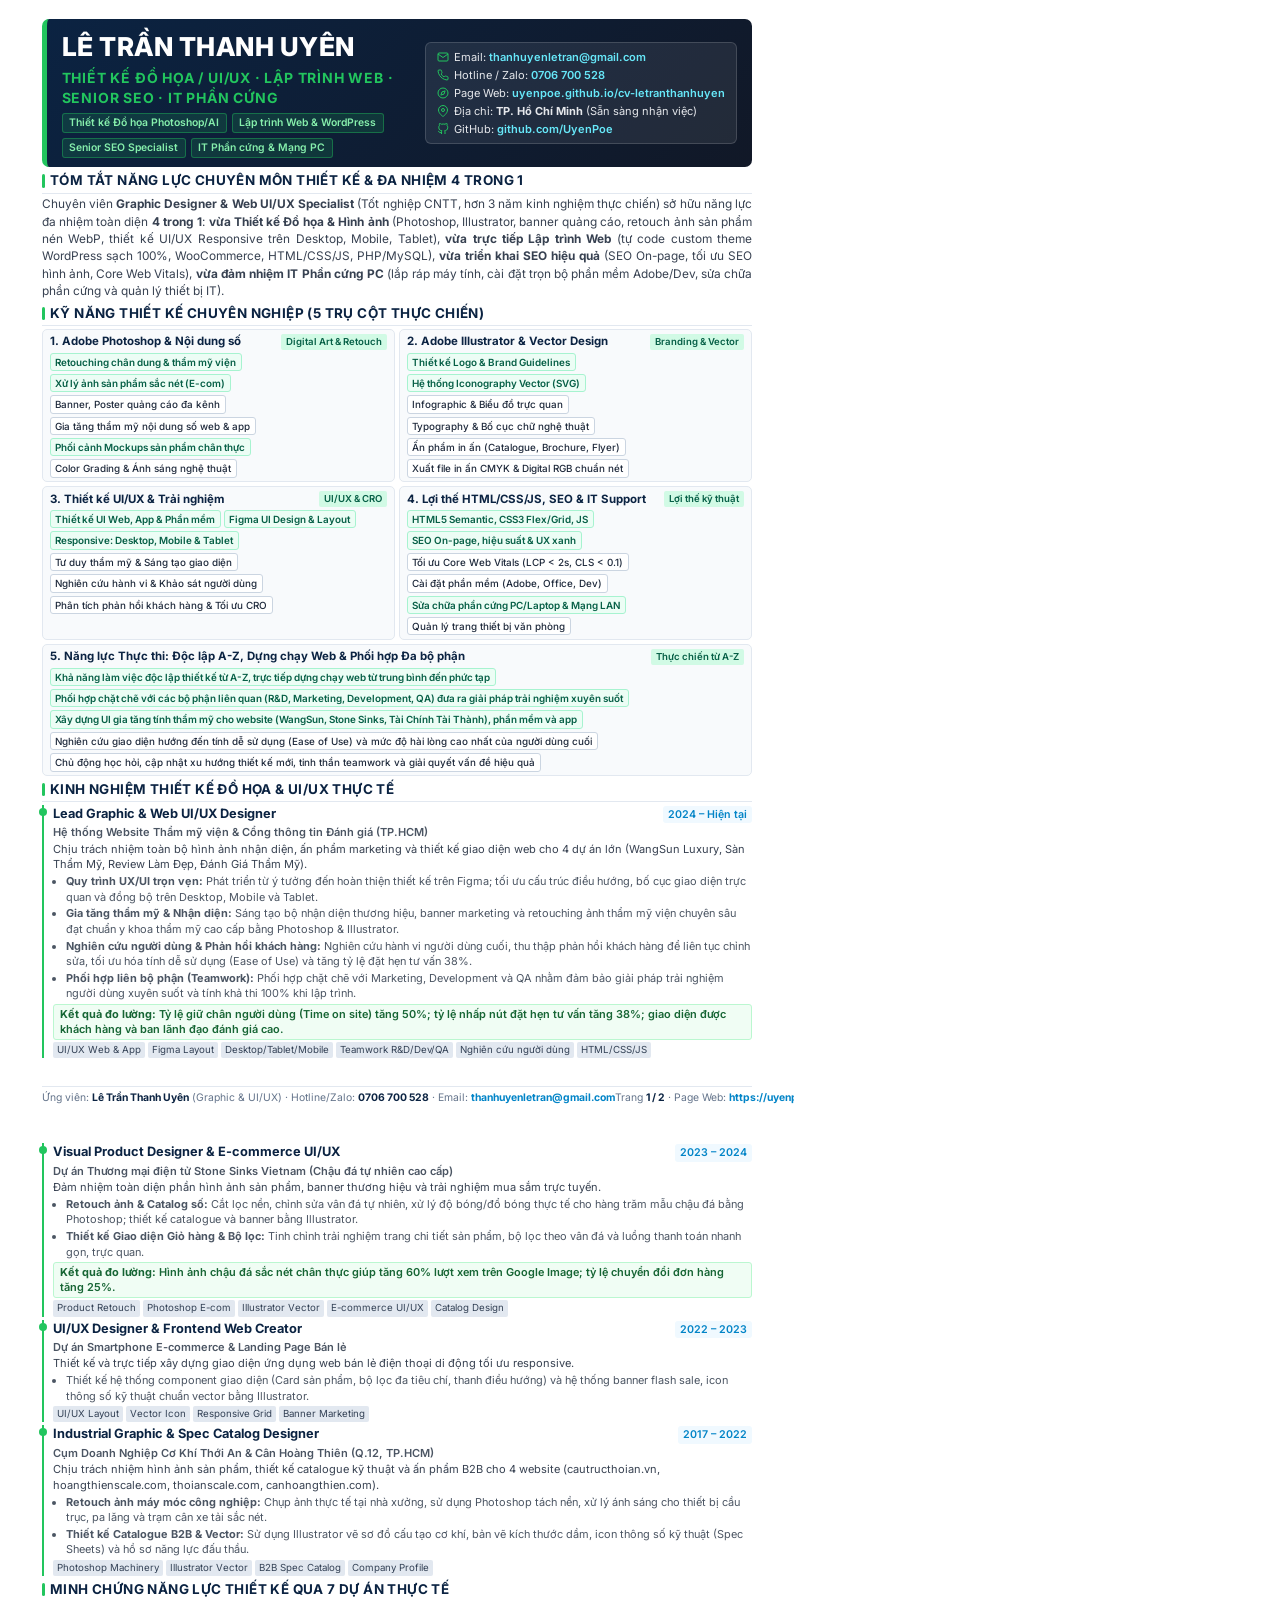
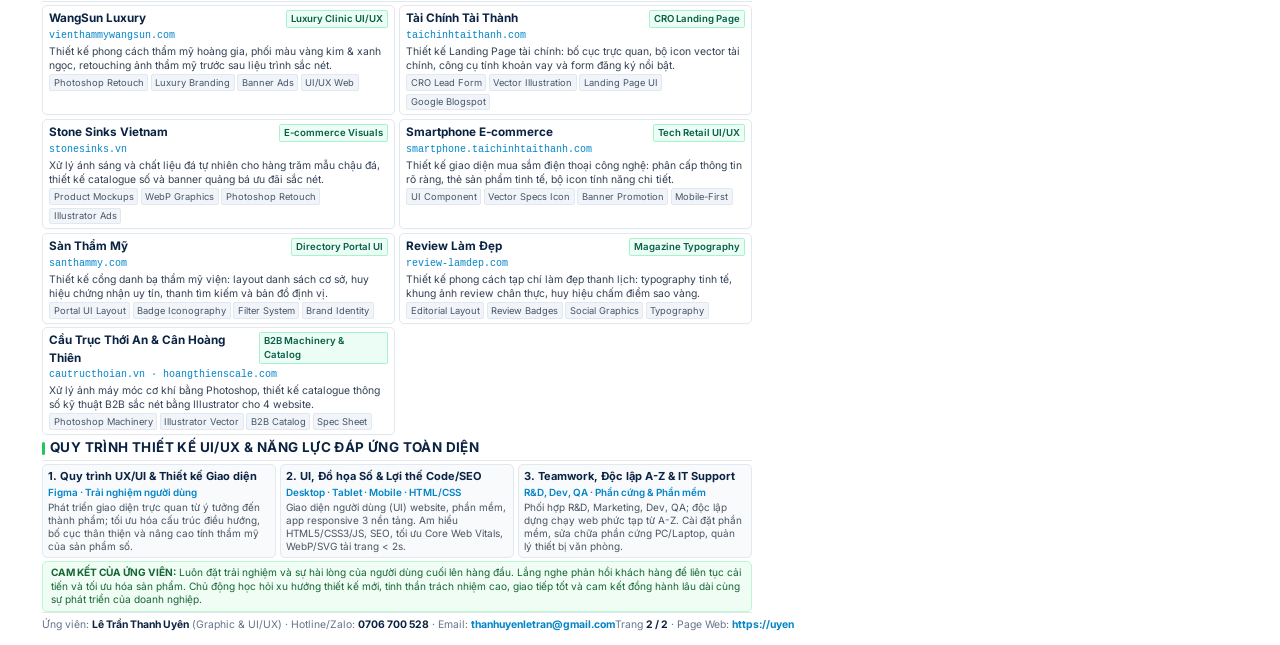
<file: cv-graphic-uiux-template.html>
<!DOCTYPE html>
<html lang="vi">
<head>
  <meta charset="UTF-8" />
  <meta name="viewport" content="width=device-width, initial-scale=1.0" />
  <title>CV - Lê Trần Thanh Uyên | Chuyên Viên Thiết Kế Đồ Họa &amp; Web UI/UX Designer</title>
  <link rel="preconnect" href="https://fonts.googleapis.com" />
  <link rel="preconnect" href="https://fonts.gstatic.com" crossorigin />
  <link href="https://fonts.googleapis.com/css2?family=Inter:wght@300;400;500;600;700;800&display=swap" rel="stylesheet" />
  <style>
    @page {
      size: A4 portrait;
      margin: 0;
    }
    *, *::before, *::after {
      box-sizing: border-box;
      margin: 0;
      padding: 0;
    }
    html, body {
      font-family: 'Inter', -apple-system, BlinkMacSystemFont, "Segoe UI", Roboto, sans-serif;
      background-color: #ffffff;
      color: #1f2937;
      font-size: 9.3pt;
      line-height: 1.46;
      -webkit-print-color-adjust: exact;
      print-color-adjust: exact;
    }
    a {
      color: #0284c7;
      text-decoration: none;
    }
    .page {
      width: 210mm;
      height: 297mm;
      max-height: 297mm;
      padding: 5mm 11mm 4.5mm 11mm;
      box-sizing: border-box;
      position: relative;
      background: #ffffff;
      page-break-after: always;
      break-after: page;
      overflow: hidden;
      display: flex;
      flex-direction: column;
      justify-content: space-between;
    }
    .page:last-child {
      page-break-after: auto;
      break-after: auto;
    }

    /* HEADER */
    .cv-header {
      background: linear-gradient(135deg, #0b2342 0%, #111827 100%);
      color: #ffffff;
      border-radius: 7px;
      padding: 9px 15px;
      margin-bottom: 4px;
      display: flex;
      justify-content: space-between;
      align-items: center;
      border-left: 5px solid #22c55e;
    }
    .header-main {
      flex: 1;
    }
    .cv-name {
      font-size: 19.5pt;
      font-weight: 800;
      letter-spacing: 0.5px;
      color: #ffffff;
      margin-bottom: 2px;
    }
    .cv-title {
      font-size: 10.5pt;
      font-weight: 700;
      color: #22c55e;
      text-transform: uppercase;
      letter-spacing: 0.8px;
      margin-bottom: 4px;
    }
    .cv-badges {
      display: flex;
      gap: 5px;
      flex-wrap: wrap;
    }
    .badge-role {
      background: rgba(34, 197, 94, 0.15);
      border: 1px solid rgba(34, 197, 94, 0.4);
      color: #86efac;
      font-size: 7.8pt;
      font-weight: 600;
      padding: 1.5px 6.5px;
      border-radius: 3px;
    }
    .contact-box {
      background: rgba(255, 255, 255, 0.08);
      border: 1px solid rgba(255, 255, 255, 0.15);
      border-radius: 6px;
      padding: 6px 11px;
      font-size: 8.3pt;
      display: flex;
      flex-direction: column;
      gap: 2px;
      min-width: 250px;
    }
    .contact-item {
      display: flex;
      align-items: center;
      gap: 5px;
      color: #e5e7eb;
    }
    .contact-item a {
      color: #67e8f9;
      font-weight: 600;
    }
    .contact-item svg {
      width: 12px;
      height: 12px;
      stroke: #22c55e;
      flex-shrink: 0;
    }

    /* SECTION TITLE */
    .section-title {
      font-size: 10.1pt;
      font-weight: 700;
      color: #0b2342;
      text-transform: uppercase;
      letter-spacing: 0.4px;
      margin: 3.5px 0 2.5px 0;
      display: flex;
      align-items: center;
      gap: 5px;
      border-bottom: 1.5px solid #e2e8f0;
      padding-bottom: 2px;
    }
    .section-title::before {
      content: "";
      display: inline-block;
      width: 3.5px;
      height: 10.1pt;
      background-color: #22c55e;
      border-radius: 2px;
    }

    /* SUMMARY */
    .summary-text {
      font-size: 8.9pt;
      color: #374151;
      line-height: 1.46;
      text-align: justify;
      margin-bottom: 3px;
    }

    /* SKILLS GRID */
    .skills-container {
      display: grid;
      grid-template-columns: repeat(2, 1fr);
      gap: 4px;
      margin-bottom: 3px;
    }
    .skill-block {
      background: #f8fafc;
      border: 1px solid #e2e8f0;
      border-radius: 5px;
      padding: 3.5px 7px;
    }
    .skill-block.full-width {
      grid-column: span 2;
    }
    .skill-title {
      font-size: 8.6pt;
      font-weight: 700;
      color: #0b2342;
      margin-bottom: 2.5px;
      display: flex;
      align-items: center;
      justify-content: space-between;
    }
    .skill-tag-list {
      display: flex;
      flex-wrap: wrap;
      gap: 3px;
    }
    .skill-tag {
      background: #ffffff;
      border: 1px solid #cbd5e1;
      color: #1e293b;
      font-size: 7.4pt;
      font-weight: 500;
      padding: 1px 4.5px;
      border-radius: 3px;
    }
    .skill-tag.highlight {
      background: #ecfdf5;
      border-color: #a7f3d0;
      color: #065f46;
      font-weight: 600;
    }

    /* EXPERIENCE TIMELINE */
    .exp-item {
      margin-bottom: 3px;
      padding-left: 9px;
      border-left: 2px solid #22c55e;
      position: relative;
    }
    .exp-item::before {
      content: "";
      position: absolute;
      left: -5px;
      top: 3px;
      width: 8px;
      height: 8px;
      background: #22c55e;
      border-radius: 50%;
    }
    .exp-header {
      display: flex;
      justify-content: space-between;
      align-items: baseline;
      margin-bottom: 1px;
    }
    .exp-role {
      font-size: 9.6pt;
      font-weight: 700;
      color: #0b2342;
    }
    .exp-period {
      font-size: 8.0pt;
      font-weight: 600;
      color: #0284c7;
      background: #f0f9ff;
      padding: 1px 5px;
      border-radius: 3px;
    }
    .exp-company {
      font-size: 8.3pt;
      font-weight: 600;
      color: #4b5563;
      margin-bottom: 1px;
    }
    .exp-summary {
      font-size: 8.3pt;
      color: #374151;
      line-height: 1.42;
      margin-bottom: 1px;
    }
    .exp-bullets {
      list-style-type: disc;
      padding-left: 13px;
      font-size: 8.2pt;
      color: #4b5563;
      line-height: 1.42;
    }
    .exp-bullets li {
      margin-bottom: 1.2px;
    }
    .exp-results {
      background: #f0fdf4;
      border: 1px solid #bbf7d0;
      color: #166534;
      padding: 2px 6px;
      border-radius: 3px;
      font-size: 8.2pt;
      line-height: 1.38;
      margin-top: 2px;
      font-weight: 600;
    }
    .exp-tags {
      display: flex;
      gap: 3px;
      flex-wrap: wrap;
      margin-top: 2px;
    }
    .exp-tag {
      font-size: 7.3pt;
      background: #e2e8f0;
      color: #334155;
      padding: 1px 4px;
      border-radius: 2px;
    }

    /* PROJECTS GRID (PAGE 2) */
    .projects-grid {
      display: grid;
      grid-template-columns: repeat(2, 1fr);
      gap: 3.5px;
      margin-bottom: 2.5px;
    }
    .proj-card {
      background: #ffffff;
      border: 1px solid #e2e8f0;
      border-radius: 5px;
      padding: 4px 6.5px;
      box-shadow: 0 1px 2px rgba(0,0,0,0.02);
    }
    .proj-header {
      display: flex;
      justify-content: space-between;
      align-items: flex-start;
      margin-bottom: 1px;
    }
    .proj-name {
      font-size: 8.8pt;
      font-weight: 700;
      color: #0b2342;
    }
    .proj-type {
      font-size: 7.2pt;
      background: #ecfdf5;
      color: #065f46;
      border: 1px solid #a7f3d0;
      padding: 1px 4px;
      border-radius: 2px;
      font-weight: 600;
    }
    .proj-url {
      font-size: 7.5pt;
      color: #0284c7;
      display: block;
      margin-bottom: 1.5px;
      font-family: monospace;
    }
    .proj-desc {
      font-size: 7.8pt;
      color: #334155;
      line-height: 1.35;
      margin-bottom: 1.5px;
    }
    .proj-tech-wrap {
      display: flex;
      flex-wrap: wrap;
      gap: 2.5px;
    }
    .proj-tech {
      font-size: 7.0pt;
      background: #f1f5f9;
      color: #475569;
      border: 1px solid #e2e8f0;
      padding: 0.5px 3.5px;
      border-radius: 2px;
    }

    /* THREE-COLUMN WORKFLOW & TOOLS */
    .tools-grid {
      display: grid;
      grid-template-columns: repeat(3, 1fr);
      gap: 3.5px;
      margin-top: 1.5px;
      margin-bottom: 2px;
    }
    .tools-card {
      background: #f8fafc;
      border: 1px solid #e2e8f0;
      border-radius: 5px;
      padding: 3.5px 5.5px;
    }
    .tools-title {
      font-size: 8.3pt;
      font-weight: 700;
      color: #0b2342;
      margin-bottom: 1px;
    }
    .tools-sub {
      font-size: 7.4pt;
      font-weight: 600;
      color: #0284c7;
      margin-bottom: 1px;
    }
    .tools-desc {
      font-size: 7.5pt;
      color: #4b5563;
      line-height: 1.32;
    }

    /* FOOTER */
    .cv-footer {
      border-top: 1px solid #e2e8f0;
      padding-top: 3.5px;
      font-size: 7.8pt;
      color: #64748b;
      display: flex;
      justify-content: space-between;
      align-items: center;
      width: 100%;
      white-space: nowrap;
    }
    .cv-footer strong {
      color: #0b2342;
    }
  </style>
</head>
<body>

  <!-- ================= TRANG 1 ================= -->
  <div class="page">
    <div>
      <!-- HEADER -->
      <header class="cv-header">
        <div class="header-main">
          <h1 class="cv-name">LÊ TRẦN THANH UYÊN</h1>
          <div class="cv-title">Thiết kế Đồ họa / UI/UX · Lập trình Web · Senior SEO · IT Phần cứng</div>
          <div class="cv-badges">
            <span class="badge-role">Thiết kế Đồ họa Photoshop/AI</span>
            <span class="badge-role">Lập trình Web &amp; WordPress</span>
            <span class="badge-role">Senior SEO Specialist</span>
            <span class="badge-role">IT Phần cứng &amp; Mạng PC</span>
          </div>
        </div>
        <div class="contact-box">
          <div class="contact-item">
            <svg viewBox="0 0 24 24" fill="none" stroke-width="2"><path d="M4 4h16c1.1 0 2 .9 2 2v12c0 1.1-.9 2-2 2H4c-1.1 0-2-.9-2-2V6c0-1.1.9-2 2-2z"></path><polyline points="22,6 12,13 2,6"></polyline></svg>
            <span>Email: <a href="mailto:thanhuyenletran@gmail.com">thanhuyenletran@gmail.com</a></span>
          </div>
          <div class="contact-item">
            <svg viewBox="0 0 24 24" fill="none" stroke-width="2"><path d="M22 16.92v3a2 2 0 0 1-2.18 2 19.79 19.79 0 0 1-8.63-3.07 19.5 19.5 0 0 1-6-6 19.79 19.79 0 0 1-3.07-8.67A2 2 0 0 1 4.11 2h3a2 2 0 0 1 2 1.72 12.84 12.84 0 0 0 .7 2.81 2 2 0 0 1-.45 2.11L8.09 9.91a16 16 0 0 0 6 6l1.27-1.27a2 2 0 0 1 2.11-.45 12.84 12.84 0 0 0 2.81.7A2 2 0 0 1 22 16.92z"></path></svg>
            <span>Hotline / Zalo: <a href="https://zalo.me/0706700528">0706 700 528</a></span>
          </div>
          <div class="contact-item">
            <svg viewBox="0 0 24 24" fill="none" stroke-width="2"><circle cx="12" cy="12" r="10"></circle><polygon points="16.24 7.76 14.12 14.12 7.76 16.24 9.88 9.88 16.24 7.76"></polygon></svg>
            <span>Page Web: <a href="https://uyenpoe.github.io/cv-letranthanhuyen/">uyenpoe.github.io/cv-letranthanhuyen</a></span>
          </div>
          <div class="contact-item">
            <svg viewBox="0 0 24 24" fill="none" stroke="currentColor" stroke-width="2"><path d="M21 10c0 7-9 13-9 13s-9-6-9-13a9 9 0 0 1 18 0z"></path><circle cx="12" cy="10" r="3"></circle></svg>
            <span>Địa chỉ: <strong>TP. Hồ Chí Minh</strong> (Sẵn sàng nhận việc)</span>
          </div>
          <div class="contact-item">
            <svg viewBox="0 0 24 24" fill="none" stroke-width="2"><path d="M9 19c-5 1.5-5-2.5-7-3m14 6v-3.87a3.37 3.37 0 0 0-.94-2.61c3.14-.35 6.44-1.54 6.44-7A5.44 5.44 0 0 0 20 4.77 5.07 5.07 0 0 0 19.91 1S18.73.65 16 2.48a13.38 13.38 0 0 0-7 0C6.27.65 5.09 1 5.09 1A5.07 5.07 0 0 0 5 4.77a5.44 5.44 0 0 0-1.5 3.78c0 5.42 3.3 6.61 6.44 7A3.37 3.37 0 0 0 9 18.13V22"></path></svg>
            <span>GitHub: <a href="https://github.com/UyenPoe">github.com/UyenPoe</a></span>
          </div>
        </div>
      </header>

      <!-- TÓM TẮT NĂNG LỰC THIẾT KẾ -->
      <h2 class="section-title">Tóm tắt Năng lực Chuyên môn Thiết kế &amp; Đa nhiệm 4 trong 1</h2>
      <p class="summary-text">
        Chuyên viên <strong>Graphic Designer &amp; Web UI/UX Specialist</strong> (Tốt nghiệp CNTT, hơn 3 năm kinh nghiệm thực chiến) sở hữu năng lực đa nhiệm toàn diện <strong>4 trong 1</strong>: <strong>vừa Thiết kế Đồ họa &amp; Hình ảnh</strong> (Photoshop, Illustrator, banner quảng cáo, retouch ảnh sản phẩm nén WebP, thiết kế UI/UX Responsive trên Desktop, Mobile, Tablet), <strong>vừa trực tiếp Lập trình Web</strong> (tự code custom theme WordPress sạch 100%, WooCommerce, HTML/CSS/JS, PHP/MySQL), <strong>vừa triển khai SEO hiệu quả</strong> (SEO On-page, tối ưu SEO hình ảnh, Core Web Vitals), <strong>vừa đảm nhiệm IT Phần cứng PC</strong> (lắp ráp máy tính, cài đặt trọn bộ phần mềm Adobe/Dev, sửa chữa phần cứng và quản lý thiết bị IT).
      </p>

      <!-- 5 TRỤ CỘT KỸ NĂNG THIẾT KẾ -->
      <h2 class="section-title">Kỹ năng Thiết kế Chuyên nghiệp (5 Trụ cột Thực chiến)</h2>
      <div class="skills-container">
        <!-- Trụ cột 1 -->
        <div class="skill-block">
          <div class="skill-title">
            <span>1. Adobe Photoshop &amp; Nội dung số</span>
            <span style="font-size:7.2pt;color:#065f46;font-weight:600;background:#d1fae5;padding:1px 5px;border-radius:2px;">Digital Art &amp; Retouch</span>
          </div>
          <div class="skill-tag-list">
            <span class="skill-tag highlight">Retouching chân dung &amp; thẩm mỹ viện</span>
            <span class="skill-tag highlight">Xử lý ảnh sản phẩm sắc nét (E-com)</span>
            <span class="skill-tag">Banner, Poster quảng cáo đa kênh</span>
            <span class="skill-tag">Gia tăng thẩm mỹ nội dung số web &amp; app</span>
            <span class="skill-tag highlight">Phối cảnh Mockups sản phẩm chân thực</span>
            <span class="skill-tag">Color Grading &amp; Ánh sáng nghệ thuật</span>
          </div>
        </div>

        <!-- Trụ cột 2 -->
        <div class="skill-block">
          <div class="skill-title">
            <span>2. Adobe Illustrator &amp; Vector Design</span>
            <span style="font-size:7.2pt;color:#065f46;font-weight:600;background:#d1fae5;padding:1px 5px;border-radius:2px;">Branding &amp; Vector</span>
          </div>
          <div class="skill-tag-list">
            <span class="skill-tag highlight">Thiết kế Logo &amp; Brand Guidelines</span>
            <span class="skill-tag highlight">Hệ thống Iconography Vector (SVG)</span>
            <span class="skill-tag">Infographic &amp; Biểu đồ trực quan</span>
            <span class="skill-tag">Typography &amp; Bố cục chữ nghệ thuật</span>
            <span class="skill-tag">Ấn phẩm in ấn (Catalogue, Brochure, Flyer)</span>
            <span class="skill-tag">Xuất file in ấn CMYK &amp; Digital RGB chuẩn nét</span>
          </div>
        </div>

        <!-- Trụ cột 3 -->
        <div class="skill-block">
          <div class="skill-title">
            <span>3. Thiết kế UI/UX &amp; Trải nghiệm</span>
            <span style="font-size:7.2pt;color:#065f46;font-weight:600;background:#d1fae5;padding:1px 5px;border-radius:2px;">UI/UX &amp; CRO</span>
          </div>
          <div class="skill-tag-list">
            <span class="skill-tag highlight">Thiết kế UI Web, App &amp; Phần mềm</span>
            <span class="skill-tag highlight">Figma UI Design &amp; Layout</span>
            <span class="skill-tag highlight">Responsive: Desktop, Mobile &amp; Tablet</span>
            <span class="skill-tag">Tư duy thẩm mỹ &amp; Sáng tạo giao diện</span>
            <span class="skill-tag">Nghiên cứu hành vi &amp; Khảo sát người dùng</span>
            <span class="skill-tag">Phân tích phản hồi khách hàng &amp; Tối ưu CRO</span>
          </div>
        </div>

        <!-- Trụ cột 4 -->
        <div class="skill-block">
          <div class="skill-title">
            <span>4. Lợi thế HTML/CSS/JS, SEO &amp; IT Support</span>
            <span style="font-size:7.2pt;color:#065f46;font-weight:600;background:#d1fae5;padding:1px 5px;border-radius:2px;">Lợi thế kỹ thuật</span>
          </div>
          <div class="skill-tag-list">
            <span class="skill-tag highlight">HTML5 Semantic, CSS3 Flex/Grid, JS</span>
            <span class="skill-tag highlight">SEO On-page, hiệu suất &amp; UX xanh</span>
            <span class="skill-tag">Tối ưu Core Web Vitals (LCP &lt; 2s, CLS &lt; 0.1)</span>
            <span class="skill-tag">Cài đặt phần mềm (Adobe, Office, Dev)</span>
            <span class="skill-tag highlight">Sửa chữa phần cứng PC/Laptop &amp; Mạng LAN</span>
            <span class="skill-tag">Quản lý trang thiết bị văn phòng</span>
          </div>
        </div>

        <!-- Trụ cột 5: Full Width -->
        <div class="skill-block full-width">
          <div class="skill-title">
            <span>5. Năng lực Thực thi: Độc lập A-Z, Dựng chạy Web &amp; Phối hợp Đa bộ phận</span>
            <span style="font-size:7.2pt;color:#065f46;font-weight:600;background:#d1fae5;padding:1px 5px;border-radius:2px;">Thực chiến từ A-Z</span>
          </div>
          <div class="skill-tag-list">
            <span class="skill-tag highlight">Khả năng làm việc độc lập thiết kế từ A-Z, trực tiếp dựng chạy web từ trung bình đến phức tạp</span>
            <span class="skill-tag highlight">Phối hợp chặt chẽ với các bộ phận liên quan (R&amp;D, Marketing, Development, QA) đưa ra giải pháp trải nghiệm xuyên suốt</span>
            <span class="skill-tag highlight">Xây dựng UI gia tăng tính thẩm mỹ cho website (WangSun, Stone Sinks, Tài Chính Tài Thành), phần mềm và app</span>
            <span class="skill-tag">Nghiên cứu giao diện hướng đến tính dễ sử dụng (Ease of Use) và mức độ hài lòng cao nhất của người dùng cuối</span>
            <span class="skill-tag">Chủ động học hỏi, cập nhật xu hướng thiết kế mới, tinh thần teamwork và giải quyết vấn đề hiệu quả</span>
          </div>
        </div>
      </div>

      <!-- KINH NGHIỆM THIẾT KẾ THỰC TẾ -->
      <h2 class="section-title">Kinh nghiệm Thiết kế Đồ họa &amp; UI/UX Thực tế</h2>
      
      <div class="exp-item" style="margin-bottom:0;">
        <div class="exp-header">
          <span class="exp-role">Lead Graphic &amp; Web UI/UX Designer</span>
          <span class="exp-period">2024 – Hiện tại</span>
        </div>
        <div class="exp-company">Hệ thống Website Thẩm mỹ viện &amp; Cổng thông tin Đánh giá (TP.HCM)</div>
        <p class="exp-summary">Chịu trách nhiệm toàn bộ hình ảnh nhận diện, ấn phẩm marketing và thiết kế giao diện web cho 4 dự án lớn (WangSun Luxury, Sàn Thẩm Mỹ, Review Làm Đẹp, Đánh Giá Thẩm Mỹ).</p>
        <ul class="exp-bullets">
          <li><strong>Quy trình UX/UI trọn vẹn:</strong> Phát triển từ ý tưởng đến hoàn thiện thiết kế trên Figma; tối ưu cấu trúc điều hướng, bố cục giao diện trực quan và đồng bộ trên Desktop, Mobile và Tablet.</li>
          <li><strong>Gia tăng thẩm mỹ &amp; Nhận diện:</strong> Sáng tạo bộ nhận diện thương hiệu, banner marketing và retouching ảnh thẩm mỹ viện chuyên sâu đạt chuẩn y khoa thẩm mỹ cao cấp bằng Photoshop &amp; Illustrator.</li>
          <li><strong>Nghiên cứu người dùng &amp; Phản hồi khách hàng:</strong> Nghiên cứu hành vi người dùng cuối, thu thập phản hồi khách hàng để liên tục chỉnh sửa, tối ưu hóa tính dễ sử dụng (Ease of Use) và tăng tỷ lệ đặt hẹn tư vấn 38%.</li>
          <li><strong>Phối hợp liên bộ phận (Teamwork):</strong> Phối hợp chặt chẽ với Marketing, Development và QA nhằm đảm bảo giải pháp trải nghiệm người dùng xuyên suốt và tính khả thi 100% khi lập trình.</li>
        </ul>
        <div class="exp-results">
          <strong>Kết quả đo lường:</strong> Tỷ lệ giữ chân người dùng (Time on site) tăng 50%; tỷ lệ nhấp nút đặt hẹn tư vấn tăng 38%; giao diện được khách hàng và ban lãnh đạo đánh giá cao.
        </div>
        <div class="exp-tags">
          <span class="exp-tag">UI/UX Web &amp; App</span>
          <span class="exp-tag">Figma Layout</span>
          <span class="exp-tag">Desktop/Tablet/Mobile</span>
          <span class="exp-tag">Teamwork R&amp;D/Dev/QA</span>
          <span class="exp-tag">Nghiên cứu người dùng</span>
          <span class="exp-tag">HTML/CSS/JS</span>
        </div>
      </div>
    </div>

    <!-- FOOTER PAGE 1 -->
    <div class="cv-footer">
      <span>Ứng viên: <strong>Lê Trần Thanh Uyên</strong> (Graphic &amp; UI/UX) · Hotline/Zalo: <strong>0706 700 528</strong> · Email: <strong style="color:#0284c7;">thanhuyenletran@gmail.com</strong></span>
      <span>Trang <strong>1 / 2</strong> · Page Web: <strong style="color:#0284c7;">https://uyenpoe.github.io/cv-letranthanhuyen/</strong></span>
    </div>
  </div>

  <!-- ================= TRANG 2 ================= -->
  <div class="page">
    <div>
      <div class="exp-item" style="margin-top:2px;">
        <div class="exp-header">
          <span class="exp-role">Visual Product Designer &amp; E-commerce UI/UX</span>
          <span class="exp-period">2023 – 2024</span>
        </div>
        <div class="exp-company">Dự án Thương mại điện tử Stone Sinks Vietnam (Chậu đá tự nhiên cao cấp)</div>
        <p class="exp-summary">Đảm nhiệm toàn diện phần hình ảnh sản phẩm, banner thương hiệu và trải nghiệm mua sắm trực tuyến.</p>
        <ul class="exp-bullets">
          <li><strong>Retouch ảnh &amp; Catalog số:</strong> Cắt lọc nền, chỉnh sửa vân đá tự nhiên, xử lý độ bóng/đổ bóng thực tế cho hàng trăm mẫu chậu đá bằng Photoshop; thiết kế catalogue và banner bằng Illustrator.</li>
          <li><strong>Thiết kế Giao diện Giỏ hàng &amp; Bộ lọc:</strong> Tinh chỉnh trải nghiệm trang chi tiết sản phẩm, bộ lọc theo vân đá và luồng thanh toán nhanh gọn, trực quan.</li>
        </ul>
        <div class="exp-results">
          <strong>Kết quả đo lường:</strong> Hình ảnh chậu đá sắc nét chân thực giúp tăng 60% lượt xem trên Google Image; tỷ lệ chuyển đổi đơn hàng tăng 25%.
        </div>
        <div class="exp-tags">
          <span class="exp-tag">Product Retouch</span>
          <span class="exp-tag">Photoshop E-com</span>
          <span class="exp-tag">Illustrator Vector</span>
          <span class="exp-tag">E-commerce UI/UX</span>
          <span class="exp-tag">Catalog Design</span>
        </div>
      </div>

      <div class="exp-item">
        <div class="exp-header">
          <span class="exp-role">UI/UX Designer &amp; Frontend Web Creator</span>
          <span class="exp-period">2022 – 2023</span>
        </div>
        <div class="exp-company">Dự án Smartphone E-commerce &amp; Landing Page Bán lẻ</div>
        <p class="exp-summary">Thiết kế và trực tiếp xây dựng giao diện ứng dụng web bán lẻ điện thoại di động tối ưu responsive.</p>
        <ul class="exp-bullets">
          <li>Thiết kế hệ thống component giao diện (Card sản phẩm, bộ lọc đa tiêu chí, thanh điều hướng) và hệ thống banner flash sale, icon thông số kỹ thuật chuẩn vector bằng Illustrator.</li>
        </ul>
        <div class="exp-tags">
          <span class="exp-tag">UI/UX Layout</span>
          <span class="exp-tag">Vector Icon</span>
          <span class="exp-tag">Responsive Grid</span>
          <span class="exp-tag">Banner Marketing</span>
        </div>
      </div>

      <div class="exp-item">
        <div class="exp-header">
          <span class="exp-role">Industrial Graphic &amp; Spec Catalog Designer</span>
          <span class="exp-period">2017 – 2022</span>
        </div>
        <div class="exp-company">Cụm Doanh Nghiệp Cơ Khí Thới An &amp; Cân Hoàng Thiên (Q.12, TP.HCM)</div>
        <p class="exp-summary">Chịu trách nhiệm hình ảnh sản phẩm, thiết kế catalogue kỹ thuật và ấn phẩm B2B cho 4 website (cautructhoian.vn, hoangthienscale.com, thoianscale.com, canhoangthien.com).</p>
        <ul class="exp-bullets">
          <li><strong>Retouch ảnh máy móc công nghiệp:</strong> Chụp ảnh thực tế tại nhà xưởng, sử dụng Photoshop tách nền, xử lý ánh sáng cho thiết bị cầu trục, pa lăng và trạm cân xe tải sắc nét.</li>
          <li><strong>Thiết kế Catalogue B2B &amp; Vector:</strong> Sử dụng Illustrator vẽ sơ đồ cấu tạo cơ khí, bản vẽ kích thước dầm, icon thông số kỹ thuật (Spec Sheets) và hồ sơ năng lực đấu thầu.</li>
        </ul>
        <div class="exp-tags">
          <span class="exp-tag">Photoshop Machinery</span>
          <span class="exp-tag">Illustrator Vector</span>
          <span class="exp-tag">B2B Spec Catalog</span>
          <span class="exp-tag">Company Profile</span>
        </div>
      </div>

      <!-- 7 DỰ ÁN THIẾT KẾ THỰC TẾ -->
      <h2 class="section-title">Minh chứng Năng lực Thiết kế qua 7 Dự án Thực tế</h2>
      <div class="projects-grid">
        <!-- Proj 1 -->
        <div class="proj-card">
          <div class="proj-header">
            <span class="proj-name">WangSun Luxury</span>
            <span class="proj-type">Luxury Clinic UI/UX</span>
          </div>
          <a class="proj-url" href="https://vienthammywangsun.com" target="_blank">vienthammywangsun.com</a>
          <p class="proj-desc">Thiết kế phong cách thẩm mỹ hoàng gia, phối màu vàng kim &amp; xanh ngọc, retouching ảnh thẩm mỹ trước sau liệu trình sắc nét.</p>
          <div class="proj-tech-wrap">
            <span class="proj-tech">Photoshop Retouch</span>
            <span class="proj-tech">Luxury Branding</span>
            <span class="proj-tech">Banner Ads</span>
            <span class="proj-tech">UI/UX Web</span>
          </div>
        </div>

        <!-- Proj 2 -->
        <div class="proj-card">
          <div class="proj-header">
            <span class="proj-name">Tài Chính Tài Thành</span>
            <span class="proj-type">CRO Landing Page</span>
          </div>
          <a class="proj-url" href="https://www.taichinhtaithanh.com" target="_blank">taichinhtaithanh.com</a>
          <p class="proj-desc">Thiết kế Landing Page tài chính: bố cục trực quan, bộ icon vector tài chính, công cụ tính khoản vay và form đăng ký nổi bật.</p>
          <div class="proj-tech-wrap">
            <span class="proj-tech">CRO Lead Form</span>
            <span class="proj-tech">Vector Illustration</span>
            <span class="proj-tech">Landing Page UI</span>
            <span class="proj-tech">Google Blogspot</span>
          </div>
        </div>

        <!-- Proj 3 -->
        <div class="proj-card">
          <div class="proj-header">
            <span class="proj-name">Stone Sinks Vietnam</span>
            <span class="proj-type">E-commerce Visuals</span>
          </div>
          <a class="proj-url" href="https://stonesinks.vn" target="_blank">stonesinks.vn</a>
          <p class="proj-desc">Xử lý ánh sáng và chất liệu đá tự nhiên cho hàng trăm mẫu chậu đá, thiết kế catalogue số và banner quảng bá ưu đãi sắc nét.</p>
          <div class="proj-tech-wrap">
            <span class="proj-tech">Product Mockups</span>
            <span class="proj-tech">WebP Graphics</span>
            <span class="proj-tech">Photoshop Retouch</span>
            <span class="proj-tech">Illustrator Ads</span>
          </div>
        </div>

        <!-- Proj 4 -->
        <div class="proj-card">
          <div class="proj-header">
            <span class="proj-name">Smartphone E-commerce</span>
            <span class="proj-type">Tech Retail UI/UX</span>
          </div>
          <a class="proj-url" href="http://smartphone.taichinhtaithanh.com" target="_blank">smartphone.taichinhtaithanh.com</a>
          <p class="proj-desc">Thiết kế giao diện mua sắm điện thoại công nghệ: phân cấp thông tin rõ ràng, thẻ sản phẩm tinh tế, bộ icon tính năng chi tiết.</p>
          <div class="proj-tech-wrap">
            <span class="proj-tech">UI Component</span>
            <span class="proj-tech">Vector Specs Icon</span>
            <span class="proj-tech">Banner Promotion</span>
            <span class="proj-tech">Mobile-First</span>
          </div>
        </div>

        <!-- Proj 5 -->
        <div class="proj-card">
          <div class="proj-header">
            <span class="proj-name">Sàn Thẩm Mỹ</span>
            <span class="proj-type">Directory Portal UI</span>
          </div>
          <a class="proj-url" href="https://santhammy.com" target="_blank">santhammy.com</a>
          <p class="proj-desc">Thiết kế cổng danh bạ thẩm mỹ viện: layout danh sách cơ sở, huy hiệu chứng nhận uy tín, thanh tìm kiếm và bản đồ định vị.</p>
          <div class="proj-tech-wrap">
            <span class="proj-tech">Portal UI Layout</span>
            <span class="proj-tech">Badge Iconography</span>
            <span class="proj-tech">Filter System</span>
            <span class="proj-tech">Brand Identity</span>
          </div>
        </div>

        <!-- Proj 6 -->
        <div class="proj-card">
          <div class="proj-header">
            <span class="proj-name">Review Làm Đẹp</span>
            <span class="proj-type">Magazine Typography</span>
          </div>
          <a class="proj-url" href="http://review-lamdep.com" target="_blank">review-lamdep.com</a>
          <p class="proj-desc">Thiết kế phong cách tạp chí làm đẹp thanh lịch: typography tinh tế, khung ảnh review chân thực, huy hiệu chấm điểm sao vàng.</p>
          <div class="proj-tech-wrap">
            <span class="proj-tech">Editorial Layout</span>
            <span class="proj-tech">Review Badges</span>
            <span class="proj-tech">Social Graphics</span>
            <span class="proj-tech">Typography</span>
          </div>
        </div>

        <!-- Proj 7: B2B Machinery & Spec Catalog -->
        <div class="proj-card">
          <div class="proj-header">
            <span class="proj-name">Cầu Trục Thới An &amp; Cân Hoàng Thiên</span>
            <span class="proj-type">B2B Machinery &amp; Catalog</span>
          </div>
          <a class="proj-url" href="https://cautructhoian.vn" target="_blank">cautructhoian.vn · hoangthienscale.com</a>
          <p class="proj-desc">Xử lý ảnh máy móc cơ khí bằng Photoshop, thiết kế catalogue thông số kỹ thuật B2B sắc nét bằng Illustrator cho 4 website.</p>
          <div class="proj-tech-wrap">
            <span class="proj-tech">Photoshop Machinery</span>
            <span class="proj-tech">Illustrator Vector</span>
            <span class="proj-tech">B2B Catalog</span>
            <span class="proj-tech">Spec Sheet</span>
          </div>
        </div>
      </div>

      <!-- BỘ CÔNG CỤ & QUY TRÌNH THIẾT KẾ CHUYÊN NGHIỆP -->
      <h2 class="section-title">Quy trình Thiết kế UI/UX &amp; Năng lực Đáp ứng Toàn diện</h2>
      <div class="tools-grid">
        <div class="tools-card">
          <div class="tools-title">1. Quy trình UX/UI &amp; Thiết kế Giao diện</div>
          <div class="tools-sub">Figma · Trải nghiệm người dùng</div>
          <p class="tools-desc">Phát triển giao diện trực quan từ ý tưởng đến thành phẩm; tối ưu hóa cấu trúc điều hướng, bố cục thân thiện và nâng cao tính thẩm mỹ của sản phẩm số.</p>
        </div>
        <div class="tools-card">
          <div class="tools-title">2. UI, Đồ họa Số &amp; Lợi thế Code/SEO</div>
          <div class="tools-sub">Desktop · Tablet · Mobile · HTML/CSS</div>
          <p class="tools-desc">Giao diện người dùng (UI) website, phần mềm, app responsive 3 nền tảng. Am hiểu HTML5/CSS3/JS, SEO, tối ưu Core Web Vitals, WebP/SVG tải trang &lt; 2s.</p>
        </div>
        <div class="tools-card">
          <div class="tools-title">3. Teamwork, Độc lập A-Z &amp; IT Support</div>
          <div class="tools-sub">R&amp;D, Dev, QA · Phần cứng &amp; Phần mềm</div>
          <p class="tools-desc">Phối hợp R&amp;D, Marketing, Dev, QA; độc lập dựng chạy web phức tạp từ A-Z. Cài đặt phần mềm, sửa chữa phần cứng PC/Laptop, quản lý thiết bị văn phòng.</p>
        </div>
      </div>

      <!-- CAM KẾT & PHONG CÁCH LÀM VIỆC -->
      <div style="background:#f0fdf4; border:1px solid #bbf7d0; border-radius:5px; padding:4px 8px; margin-top:3px; font-size:7.6pt; color:#166534; line-height:1.36;">
        <strong>CAM KẾT CỦA ỨNG VIÊN:</strong> Luôn đặt trải nghiệm và sự hài lòng của người dùng cuối lên hàng đầu. Lắng nghe phản hồi khách hàng để liên tục cải tiến và tối ưu hóa sản phẩm. Chủ động học hỏi xu hướng thiết kế mới, tinh thần trách nhiệm cao, giao tiếp tốt và cam kết đồng hành lâu dài cùng sự phát triển của doanh nghiệp.
      </div>
    </div>

    <!-- FOOTER PAGE 2 -->
    <div class="cv-footer">
      <span>Ứng viên: <strong>Lê Trần Thanh Uyên</strong> (Graphic &amp; UI/UX) · Hotline/Zalo: <strong>0706 700 528</strong> · Email: <strong style="color:#0284c7;">thanhuyenletran@gmail.com</strong></span>
      <span>Trang <strong>2 / 2</strong> · Page Web: <strong style="color:#0284c7;">https://uyenpoe.github.io/cv-letranthanhuyen/</strong></span>
    </div>
  </div>

</body>
</html>
</file>
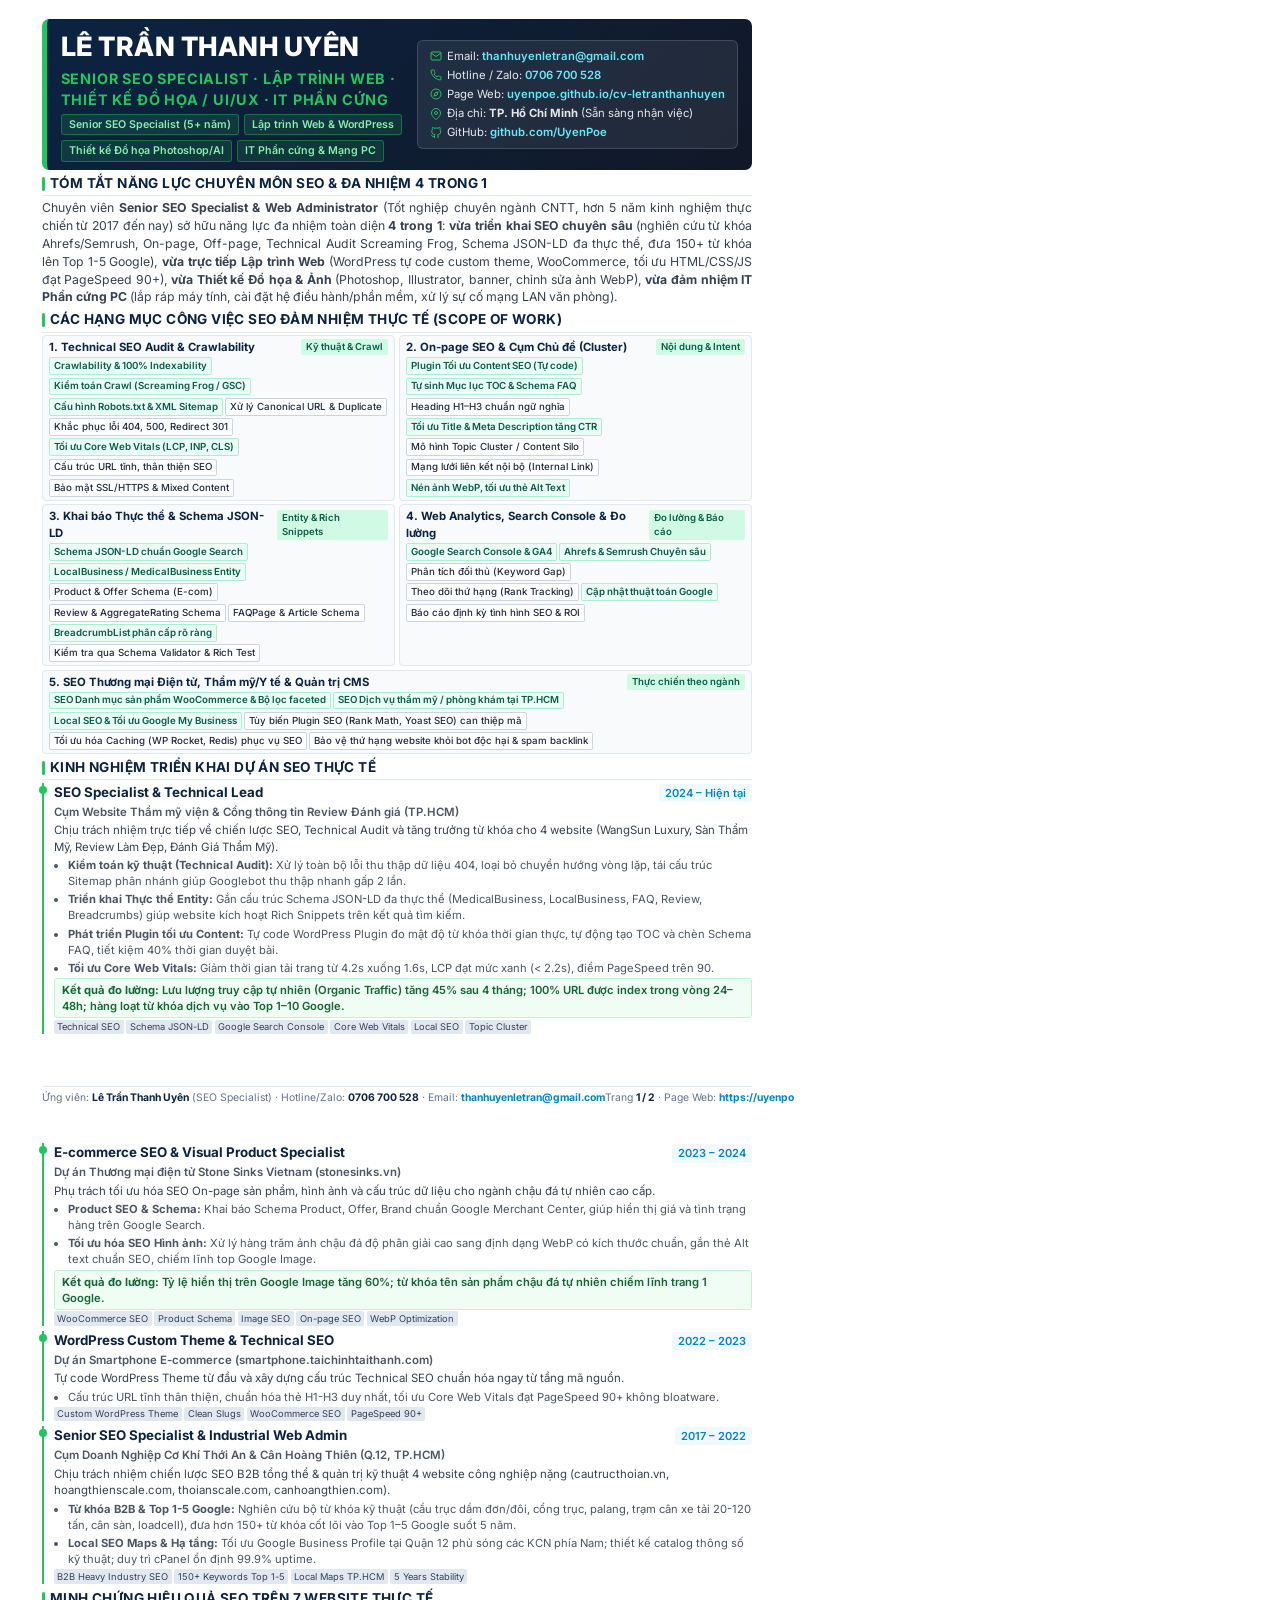
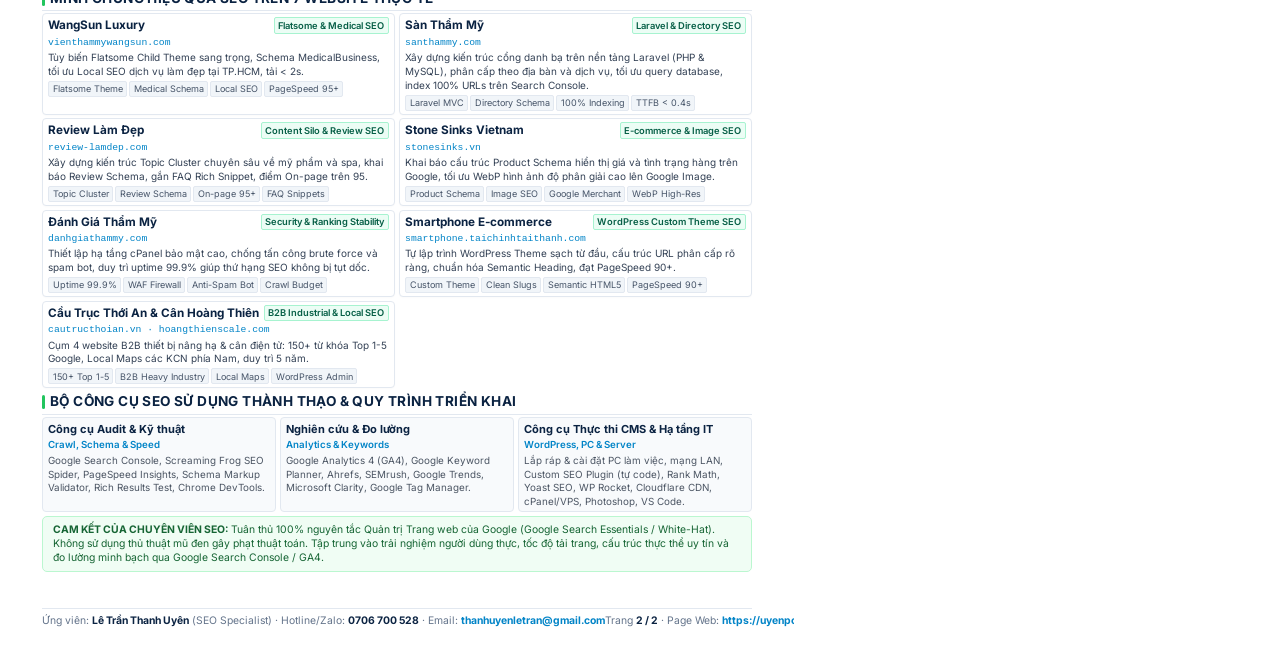
<file: cv-seo-template.html>
<!DOCTYPE html>
<html lang="vi">
<head>
  <meta charset="UTF-8" />
  <meta name="viewport" content="width=device-width, initial-scale=1.0" />
  <title>CV - Lê Trần Thanh Uyên | Chuyên Viên SEO Website (SEO Specialist)</title>
  <link rel="preconnect" href="https://fonts.googleapis.com" />
  <link rel="preconnect" href="https://fonts.gstatic.com" crossorigin />
  <link href="https://fonts.googleapis.com/css2?family=Inter:wght@300;400;500;600;700;800&display=swap" rel="stylesheet" />
  <style>
    @page {
      size: A4 portrait;
      margin: 0;
    }
    *, *::before, *::after {
      box-sizing: border-box;
      margin: 0;
      padding: 0;
    }
    html, body {
      font-family: 'Inter', -apple-system, BlinkMacSystemFont, "Segoe UI", Roboto, sans-serif;
      background-color: #ffffff;
      color: #1f2937;
      font-size: 9.5pt;
      line-height: 1.46;
      -webkit-print-color-adjust: exact;
      print-color-adjust: exact;
    }
    a {
      color: #0284c7;
      text-decoration: none;
    }
    .page {
      width: 210mm;
      height: 297mm;
      max-height: 297mm;
      padding: 5mm 11mm 4.5mm 11mm;
      box-sizing: border-box;
      position: relative;
      background: #ffffff;
      page-break-after: always;
      break-after: page;
      overflow: hidden;
      display: flex;
      flex-direction: column;
      justify-content: space-between;
    }
    .page:last-child {
      page-break-after: auto;
      break-after: auto;
    }

    /* HEADER */
    .cv-header {
      background: linear-gradient(135deg, #0b2342 0%, #111827 100%);
      color: #ffffff;
      border-radius: 7px;
      padding: 8px 14px;
      margin-bottom: 3.5px;
      display: flex;
      justify-content: space-between;
      align-items: center;
      border-left: 5px solid #22c55e;
    }
    .header-main {
      flex: 1;
    }
    .cv-name {
      font-size: 20pt;
      font-weight: 800;
      letter-spacing: 0.5px;
      color: #ffffff;
      margin-bottom: 2px;
    }
    .cv-title {
      font-size: 10.8pt;
      font-weight: 700;
      color: #22c55e;
      text-transform: uppercase;
      letter-spacing: 0.8px;
      margin-bottom: 4px;
    }
    .cv-badges {
      display: flex;
      gap: 5px;
      flex-wrap: wrap;
    }
    .badge-role {
      background: rgba(34, 197, 94, 0.15);
      border: 1px solid rgba(34, 197, 94, 0.4);
      color: #86efac;
      font-size: 8.0pt;
      font-weight: 600;
      padding: 2px 7px;
      border-radius: 3px;
    }
    .contact-box {
      background: rgba(255, 255, 255, 0.08);
      border: 1px solid rgba(255, 255, 255, 0.15);
      border-radius: 6px;
      padding: 7px 12px;
      font-size: 8.5pt;
      display: flex;
      flex-direction: column;
      gap: 2.5px;
      min-width: 250px;
    }
    .contact-item {
      display: flex;
      align-items: center;
      gap: 5px;
      color: #e5e7eb;
    }
    .contact-item a {
      color: #67e8f9;
      font-weight: 600;
    }
    .contact-item svg {
      width: 12px;
      height: 12px;
      stroke: #22c55e;
      flex-shrink: 0;
    }

    /* SECTION TITLE */
    .section-title {
      font-size: 10.2pt;
      font-weight: 700;
      color: #0b2342;
      text-transform: uppercase;
      letter-spacing: 0.4px;
      margin: 4px 0 2.5px 0;
      display: flex;
      align-items: center;
      gap: 5px;
      border-bottom: 1.5px solid #e2e8f0;
      padding-bottom: 1.5px;
    }
    .section-title::before {
      content: "";
      display: inline-block;
      width: 3.5px;
      height: 10.5pt;
      background-color: #22c55e;
      border-radius: 2px;
    }

    /* SUMMARY */
    .summary-text {
      font-size: 9.2pt;
      color: #374151;
      line-height: 1.46;
      text-align: justify;
      margin-bottom: 3px;
    }

    /* SKILLS GRID */
    .skills-container {
      display: grid;
      grid-template-columns: repeat(2, 1fr);
      gap: 3.5px;
      margin-bottom: 2px;
    }
    .skill-block {
      background: #f8fafc;
      border: 1px solid #e2e8f0;
      border-radius: 4px;
      padding: 3px 6px;
    }
    .skill-block.full-width {
      grid-column: span 2;
    }
    .skill-title {
      font-size: 8.5pt;
      font-weight: 700;
      color: #0b2342;
      margin-bottom: 1.5px;
      display: flex;
      align-items: center;
      justify-content: space-between;
    }
    .skill-tag-list {
      display: flex;
      flex-wrap: wrap;
      gap: 2.5px;
    }
    .skill-tag {
      background: #ffffff;
      border: 1px solid #cbd5e1;
      color: #1e293b;
      font-size: 7.3pt;
      font-weight: 500;
      padding: 0.8px 4px;
      border-radius: 2px;
    }
    .skill-tag.highlight {
      background: #ecfdf5;
      border-color: #a7f3d0;
      color: #065f46;
      font-weight: 600;
    }

    /* EXPERIENCE TIMELINE */
    .exp-item {
      margin-bottom: 5px;
      padding-left: 10px;
      border-left: 2px solid #22c55e;
      position: relative;
    }
    .exp-item::before {
      content: "";
      position: absolute;
      left: -5px;
      top: 3px;
      width: 8px;
      height: 8px;
      background: #22c55e;
      border-radius: 50%;
    }
    .exp-header {
      display: flex;
      justify-content: space-between;
      align-items: baseline;
      margin-bottom: 1.5px;
    }
    .exp-role {
      font-size: 10pt;
      font-weight: 700;
      color: #0b2342;
    }
    .exp-period {
      font-size: 8.3pt;
      font-weight: 600;
      color: #0284c7;
      background: #f0f9ff;
      padding: 1px 6px;
      border-radius: 3px;
    }
    .exp-company {
      font-size: 8.6pt;
      font-weight: 600;
      color: #4b5563;
      margin-bottom: 1.5px;
    }
    .exp-summary {
      font-size: 8.6pt;
      color: #374151;
      line-height: 1.44;
      margin-bottom: 2px;
    }
    .exp-bullets {
      list-style-type: disc;
      padding-left: 14px;
      font-size: 8.4pt;
      color: #4b5563;
      line-height: 1.44;
    }
    .exp-bullets li {
      margin-bottom: 2px;
    }
    .exp-results {
      background: #f0fdf4;
      border: 1px solid #bbf7d0;
      color: #166534;
      padding: 2.5px 7px;
      border-radius: 3px;
      font-size: 8.4pt;
      margin-top: 2.5px;
      font-weight: 600;
    }
    .exp-tags {
      display: flex;
      gap: 2.5px;
      flex-wrap: wrap;
      margin-top: 1.5px;
    }
    .exp-tag {
      font-size: 7.0pt;
      background: #e2e8f0;
      color: #334155;
      padding: 0.5px 3.5px;
      border-radius: 2px;
    }

    /* PROJECTS GRID (PAGE 2) */
    .projects-grid {
      display: grid;
      grid-template-columns: repeat(2, 1fr);
      gap: 3.5px;
      margin-bottom: 2.5px;
    }
    .proj-card {
      background: #ffffff;
      border: 1px solid #e2e8f0;
      border-radius: 4px;
      padding: 3px 5.5px;
      box-shadow: 0 1px 2px rgba(0,0,0,0.02);
    }
    .proj-header {
      display: flex;
      justify-content: space-between;
      align-items: flex-start;
      margin-bottom: 1.5px;
    }
    .proj-name {
      font-size: 8.8pt;
      font-weight: 700;
      color: #0b2342;
    }
    .proj-type {
      font-size: 7.0pt;
      background: #ecfdf5;
      color: #065f46;
      border: 1px solid #a7f3d0;
      padding: 0.5px 3.5px;
      border-radius: 2px;
      font-weight: 600;
    }
    .proj-url {
      font-size: 7.3pt;
      color: #0284c7;
      display: block;
      margin-bottom: 1px;
      font-family: monospace;
    }
    .proj-role {
      font-size: 7.6pt;
      color: #64748b;
      font-weight: 600;
      margin-bottom: 1px;
    }
    .proj-desc {
      font-size: 7.5pt;
      color: #334155;
      line-height: 1.38;
      margin-bottom: 2px;
    }
    .proj-tech-wrap {
      display: flex;
      flex-wrap: wrap;
      gap: 2px;
    }
    .proj-tech {
      font-size: 6.8pt;
      background: #f1f5f9;
      color: #475569;
      border: 1px solid #e2e8f0;
      padding: 0.5px 3.5px;
      border-radius: 2px;
    }

    /* THREE-COLUMN WORKFLOW & TOOLS */
    .tools-grid {
      display: grid;
      grid-template-columns: repeat(3, 1fr);
      gap: 3.5px;
      margin-top: 1.5px;
      margin-bottom: 2px;
    }
    .tools-card {
      background: #f8fafc;
      border: 1px solid #e2e8f0;
      border-radius: 4px;
      padding: 3px 5.5px;
    }
    .tools-title {
      font-size: 8.3pt;
      font-weight: 700;
      color: #0b2342;
      margin-bottom: 1px;
    }
    .tools-sub {
      font-size: 7.3pt;
      font-weight: 600;
      color: #0284c7;
      margin-bottom: 1.5px;
    }
    .tools-desc {
      font-size: 7.4pt;
      color: #4b5563;
      line-height: 1.38;
    }

    /* FOOTER */
    .cv-footer {
      border-top: 1px solid #e2e8f0;
      padding-top: 3.5px;
      font-size: 7.8pt;
      color: #64748b;
      display: flex;
      justify-content: space-between;
      align-items: center;
      width: 100%;
      white-space: nowrap;
    }
    .cv-footer strong {
      color: #0b2342;
    }
  </style>
</head>
<body>

  <!-- ================= TRANG 1 ================= -->
  <div class="page">
    <div>
      <!-- HEADER -->
      <header class="cv-header">
        <div class="header-main">
          <h1 class="cv-name">LÊ TRẦN THANH UYÊN</h1>
          <div class="cv-title">Senior SEO Specialist · Lập trình Web · Thiết kế Đồ họa / UI/UX · IT Phần cứng</div>
          <div class="cv-badges">
            <span class="badge-role">Senior SEO Specialist (5+ năm)</span>
            <span class="badge-role">Lập trình Web &amp; WordPress</span>
            <span class="badge-role">Thiết kế Đồ họa Photoshop/AI</span>
            <span class="badge-role">IT Phần cứng &amp; Mạng PC</span>
          </div>
        </div>
        <div class="contact-box">
          <div class="contact-item">
            <svg viewBox="0 0 24 24" fill="none" stroke-width="2"><path d="M4 4h16c1.1 0 2 .9 2 2v12c0 1.1-.9 2-2 2H4c-1.1 0-2-.9-2-2V6c0-1.1.9-2 2-2z"></path><polyline points="22,6 12,13 2,6"></polyline></svg>
            <span>Email: <a href="mailto:thanhuyenletran@gmail.com">thanhuyenletran@gmail.com</a></span>
          </div>
          <div class="contact-item">
            <svg viewBox="0 0 24 24" fill="none" stroke-width="2"><path d="M22 16.92v3a2 2 0 0 1-2.18 2 19.79 19.79 0 0 1-8.63-3.07 19.5 19.5 0 0 1-6-6 19.79 19.79 0 0 1-3.07-8.67A2 2 0 0 1 4.11 2h3a2 2 0 0 1 2 1.72 12.84 12.84 0 0 0 .7 2.81 2 2 0 0 1-.45 2.11L8.09 9.91a16 16 0 0 0 6 6l1.27-1.27a2 2 0 0 1 2.11-.45 12.84 12.84 0 0 0 2.81.7A2 2 0 0 1 22 16.92z"></path></svg>
            <span>Hotline / Zalo: <a href="https://zalo.me/0706700528">0706 700 528</a></span>
          </div>
          <div class="contact-item">
            <svg viewBox="0 0 24 24" fill="none" stroke-width="2"><circle cx="12" cy="12" r="10"></circle><polygon points="16.24 7.76 14.12 14.12 7.76 16.24 9.88 9.88 16.24 7.76"></polygon></svg>
            <span>Page Web: <a href="https://uyenpoe.github.io/cv-letranthanhuyen/">uyenpoe.github.io/cv-letranthanhuyen</a></span>
          </div>
          <div class="contact-item">
            <svg viewBox="0 0 24 24" fill="none" stroke="currentColor" stroke-width="2"><path d="M21 10c0 7-9 13-9 13s-9-6-9-13a9 9 0 0 1 18 0z"></path><circle cx="12" cy="10" r="3"></circle></svg>
            <span>Địa chỉ: <strong>TP. Hồ Chí Minh</strong> (Sẵn sàng nhận việc)</span>
          </div>
          <div class="contact-item">
            <svg viewBox="0 0 24 24" fill="none" stroke-width="2"><path d="M9 19c-5 1.5-5-2.5-7-3m14 6v-3.87a3.37 3.37 0 0 0-.94-2.61c3.14-.35 6.44-1.54 6.44-7A5.44 5.44 0 0 0 20 4.77 5.07 5.07 0 0 0 19.91 1S18.73.65 16 2.48a13.38 13.38 0 0 0-7 0C6.27.65 5.09 1 5.09 1A5.07 5.07 0 0 0 5 4.77a5.44 5.44 0 0 0-1.5 3.78c0 5.42 3.3 6.61 6.44 7A3.37 3.37 0 0 0 9 18.13V22"></path></svg>
            <span>GitHub: <a href="https://github.com/UyenPoe">github.com/UyenPoe</a></span>
          </div>
        </div>
      </header>

      <!-- PROFESSIONAL SUMMARY -->
      <h2 class="section-title">Tóm tắt Năng lực Chuyên môn SEO &amp; Đa nhiệm 4 trong 1</h2>
      <p class="summary-text">
        Chuyên viên <strong>Senior SEO Specialist &amp; Web Administrator</strong> (Tốt nghiệp chuyên ngành CNTT, hơn 5 năm kinh nghiệm thực chiến từ 2017 đến nay) sở hữu năng lực đa nhiệm toàn diện <strong>4 trong 1</strong>: <strong>vừa triển khai SEO chuyên sâu</strong> (nghiên cứu từ khóa Ahrefs/Semrush, On-page, Off-page, Technical Audit Screaming Frog, Schema JSON-LD đa thực thể, đưa 150+ từ khóa lên Top 1-5 Google), <strong>vừa trực tiếp Lập trình Web</strong> (WordPress tự code custom theme, WooCommerce, tối ưu HTML/CSS/JS đạt PageSpeed 90+), <strong>vừa Thiết kế Đồ họa &amp; Ảnh</strong> (Photoshop, Illustrator, banner, chỉnh sửa ảnh WebP), <strong>vừa đảm nhiệm IT Phần cứng PC</strong> (lắp ráp máy tính, cài đặt hệ điều hành/phần mềm, xử lý sự cố mạng LAN văn phòng).
      </p>

      <!-- PHẦN CÔNG VIỆC SEO ĐẢM NHIỆM (SCOPE OF WORK) -->
      <h2 class="section-title">Các Hạng mục Công việc SEO Đảm nhiệm Thực tế (Scope of Work)</h2>
      <div class="skills-container">
        <!-- Hạng mục 1 -->
        <div class="skill-block">
          <div class="skill-title">
            <span>1. Technical SEO Audit &amp; Crawlability</span>
            <span style="font-size:7.2pt;color:#065f46;font-weight:600;background:#d1fae5;padding:1px 5px;border-radius:2px;">Kỹ thuật &amp; Crawl</span>
          </div>
          <div class="skill-tag-list">
            <span class="skill-tag highlight">Crawlability &amp; 100% Indexability</span>
            <span class="skill-tag highlight">Kiểm toán Crawl (Screaming Frog / GSC)</span>
            <span class="skill-tag highlight">Cấu hình Robots.txt &amp; XML Sitemap</span>
            <span class="skill-tag">Xử lý Canonical URL &amp; Duplicate</span>
            <span class="skill-tag">Khắc phục lỗi 404, 500, Redirect 301</span>
            <span class="skill-tag highlight">Tối ưu Core Web Vitals (LCP, INP, CLS)</span>
            <span class="skill-tag">Cấu trúc URL tĩnh, thân thiện SEO</span>
            <span class="skill-tag">Bảo mật SSL/HTTPS &amp; Mixed Content</span>
          </div>
        </div>

        <!-- Hạng mục 2 -->
        <div class="skill-block">
          <div class="skill-title">
            <span>2. On-page SEO &amp; Cụm Chủ đề (Cluster)</span>
            <span style="font-size:7.2pt;color:#065f46;font-weight:600;background:#d1fae5;padding:1px 5px;border-radius:2px;">Nội dung &amp; Intent</span>
          </div>
          <div class="skill-tag-list">
            <span class="skill-tag highlight">Plugin Tối ưu Content SEO (Tự code)</span>
            <span class="skill-tag highlight">Tự sinh Mục lục TOC &amp; Schema FAQ</span>
            <span class="skill-tag">Heading H1–H3 chuẩn ngữ nghĩa</span>
            <span class="skill-tag highlight">Tối ưu Title &amp; Meta Description tăng CTR</span>
            <span class="skill-tag">Mô hình Topic Cluster / Content Silo</span>
            <span class="skill-tag">Mạng lưới liên kết nội bộ (Internal Link)</span>
            <span class="skill-tag highlight">Nén ảnh WebP, tối ưu thẻ Alt Text</span>
          </div>
        </div>

        <!-- Hạng mục 3 -->
        <div class="skill-block">
          <div class="skill-title">
            <span>3. Khai báo Thực thể &amp; Schema JSON-LD</span>
            <span style="font-size:7.2pt;color:#065f46;font-weight:600;background:#d1fae5;padding:1px 5px;border-radius:2px;">Entity &amp; Rich Snippets</span>
          </div>
          <div class="skill-tag-list">
            <span class="skill-tag highlight">Schema JSON-LD chuẩn Google Search</span>
            <span class="skill-tag highlight">LocalBusiness / MedicalBusiness Entity</span>
            <span class="skill-tag">Product &amp; Offer Schema (E-com)</span>
            <span class="skill-tag">Review &amp; AggregateRating Schema</span>
            <span class="skill-tag">FAQPage &amp; Article Schema</span>
            <span class="skill-tag highlight">BreadcrumbList phân cấp rõ ràng</span>
            <span class="skill-tag">Kiểm tra qua Schema Validator &amp; Rich Test</span>
          </div>
        </div>

        <!-- Hạng mục 4 -->
        <div class="skill-block">
          <div class="skill-title">
            <span>4. Web Analytics, Search Console &amp; Đo lường</span>
            <span style="font-size:7.2pt;color:#065f46;font-weight:600;background:#d1fae5;padding:1px 5px;border-radius:2px;">Đo lường &amp; Báo cáo</span>
          </div>
          <div class="skill-tag-list">
            <span class="skill-tag highlight">Google Search Console &amp; GA4</span>
            <span class="skill-tag highlight">Ahrefs &amp; Semrush Chuyên sâu</span>
            <span class="skill-tag">Phân tích đối thủ (Keyword Gap)</span>
            <span class="skill-tag">Theo dõi thứ hạng (Rank Tracking)</span>
            <span class="skill-tag highlight">Cập nhật thuật toán Google</span>
            <span class="skill-tag">Báo cáo định kỳ tình hình SEO &amp; ROI</span>
          </div>
        </div>

        <!-- Hạng mục 5: Full Width -->
        <div class="skill-block full-width">
          <div class="skill-title">
            <span>5. SEO Thương mại Điện tử, Thẩm mỹ/Y tế &amp; Quản trị CMS</span>
            <span style="font-size:7.2pt;color:#065f46;font-weight:600;background:#d1fae5;padding:1px 5px;border-radius:2px;">Thực chiến theo ngành</span>
          </div>
          <div class="skill-tag-list">
            <span class="skill-tag highlight">SEO Danh mục sản phẩm WooCommerce &amp; Bộ lọc faceted</span>
            <span class="skill-tag highlight">SEO Dịch vụ thẩm mỹ / phòng khám tại TP.HCM</span>
            <span class="skill-tag highlight">Local SEO &amp; Tối ưu Google My Business</span>
            <span class="skill-tag">Tùy biến Plugin SEO (Rank Math, Yoast SEO) can thiệp mã</span>
            <span class="skill-tag">Tối ưu hóa Caching (WP Rocket, Redis) phục vụ SEO</span>
            <span class="skill-tag">Bảo vệ thứ hạng website khỏi bot độc hại &amp; spam backlink</span>
          </div>
        </div>
      </div>

      <!-- KINH NGHIỆM TRIỂN KHAI SEO THỰC TẾ -->
      <h2 class="section-title">Kinh nghiệm Triển khai Dự án SEO Thực tế</h2>
      
      <div class="exp-item" style="margin-bottom:0;">
        <div class="exp-header">
          <span class="exp-role">SEO Specialist &amp; Technical Lead</span>
          <span class="exp-period">2024 – Hiện tại</span>
        </div>
        <div class="exp-company">Cụm Website Thẩm mỹ viện &amp; Cổng thông tin Review Đánh giá (TP.HCM)</div>
        <p class="exp-summary">Chịu trách nhiệm trực tiếp về chiến lược SEO, Technical Audit và tăng trưởng từ khóa cho 4 website (WangSun Luxury, Sàn Thẩm Mỹ, Review Làm Đẹp, Đánh Giá Thẩm Mỹ).</p>
        <ul class="exp-bullets">
          <li><strong>Kiểm toán kỹ thuật (Technical Audit):</strong> Xử lý toàn bộ lỗi thu thập dữ liệu 404, loại bỏ chuyển hướng vòng lặp, tái cấu trúc Sitemap phân nhánh giúp Googlebot thu thập nhanh gấp 2 lần.</li>
          <li><strong>Triển khai Thực thể Entity:</strong> Gắn cấu trúc Schema JSON-LD đa thực thể (MedicalBusiness, LocalBusiness, FAQ, Review, Breadcrumbs) giúp website kích hoạt Rich Snippets trên kết quả tìm kiếm.</li>
          <li><strong>Phát triển Plugin tối ưu Content:</strong> Tự code WordPress Plugin đo mật độ từ khóa thời gian thực, tự động tạo TOC và chèn Schema FAQ, tiết kiệm 40% thời gian duyệt bài.</li>
          <li><strong>Tối ưu Core Web Vitals:</strong> Giảm thời gian tải trang từ 4.2s xuống 1.6s, LCP đạt mức xanh (&lt; 2.2s), điểm PageSpeed trên 90.</li>
        </ul>
        <div class="exp-results">
          <strong>Kết quả đo lường:</strong> Lưu lượng truy cập tự nhiên (Organic Traffic) tăng 45% sau 4 tháng; 100% URL được index trong vòng 24–48h; hàng loạt từ khóa dịch vụ vào Top 1–10 Google.
        </div>
        <div class="exp-tags">
          <span class="exp-tag">Technical SEO</span>
          <span class="exp-tag">Schema JSON-LD</span>
          <span class="exp-tag">Google Search Console</span>
          <span class="exp-tag">Core Web Vitals</span>
          <span class="exp-tag">Local SEO</span>
          <span class="exp-tag">Topic Cluster</span>
        </div>
      </div>
    </div>

    <!-- FOOTER PAGE 1 -->
    <div class="cv-footer">
      <span>Ứng viên: <strong>Lê Trần Thanh Uyên</strong> (SEO Specialist) · Hotline/Zalo: <strong>0706 700 528</strong> · Email: <strong style="color:#0284c7;">thanhuyenletran@gmail.com</strong></span>
      <span>Trang <strong>1 / 2</strong> · Page Web: <strong style="color:#0284c7;">https://uyenpoe.github.io/cv-letranthanhuyen/</strong></span>
    </div>
  </div>

  <!-- ================= TRANG 2 ================= -->
  <div class="page">
    <div>
      <div class="exp-item" style="margin-top:2px;">
        <div class="exp-header">
          <span class="exp-role">E-commerce SEO &amp; Visual Product Specialist</span>
          <span class="exp-period">2023 – 2024</span>
        </div>
        <div class="exp-company">Dự án Thương mại điện tử Stone Sinks Vietnam (stonesinks.vn)</div>
        <p class="exp-summary">Phụ trách tối ưu hóa SEO On-page sản phẩm, hình ảnh và cấu trúc dữ liệu cho ngành chậu đá tự nhiên cao cấp.</p>
        <ul class="exp-bullets">
          <li><strong>Product SEO &amp; Schema:</strong> Khai báo Schema Product, Offer, Brand chuẩn Google Merchant Center, giúp hiển thị giá và tình trạng hàng trên Google Search.</li>
          <li><strong>Tối ưu hóa SEO Hình ảnh:</strong> Xử lý hàng trăm ảnh chậu đá độ phân giải cao sang định dạng WebP có kích thước chuẩn, gắn thẻ Alt text chuẩn SEO, chiếm lĩnh top Google Image.</li>
        </ul>
        <div class="exp-results">
          <strong>Kết quả đo lường:</strong> Tỷ lệ hiển thị trên Google Image tăng 60%; từ khóa tên sản phẩm chậu đá tự nhiên chiếm lĩnh trang 1 Google.
        </div>
        <div class="exp-tags">
          <span class="exp-tag">WooCommerce SEO</span>
          <span class="exp-tag">Product Schema</span>
          <span class="exp-tag">Image SEO</span>
          <span class="exp-tag">On-page SEO</span>
          <span class="exp-tag">WebP Optimization</span>
        </div>
      </div>

      <div class="exp-item">
        <div class="exp-header">
          <span class="exp-role">WordPress Custom Theme &amp; Technical SEO</span>
          <span class="exp-period">2022 – 2023</span>
        </div>
        <div class="exp-company">Dự án Smartphone E-commerce (smartphone.taichinhtaithanh.com)</div>
        <p class="exp-summary">Tự code WordPress Theme từ đầu và xây dựng cấu trúc Technical SEO chuẩn hóa ngay từ tầng mã nguồn.</p>
        <ul class="exp-bullets">
          <li>Cấu trúc URL tĩnh thân thiện, chuẩn hóa thẻ H1-H3 duy nhất, tối ưu Core Web Vitals đạt PageSpeed 90+ không bloatware.</li>
        </ul>
        <div class="exp-tags">
          <span class="exp-tag">Custom WordPress Theme</span>
          <span class="exp-tag">Clean Slugs</span>
          <span class="exp-tag">WooCommerce SEO</span>
          <span class="exp-tag">PageSpeed 90+</span>
        </div>
      </div>

      <div class="exp-item">
        <div class="exp-header">
          <span class="exp-role">Senior SEO Specialist &amp; Industrial Web Admin</span>
          <span class="exp-period">2017 – 2022</span>
        </div>
        <div class="exp-company">Cụm Doanh Nghiệp Cơ Khí Thới An &amp; Cân Hoàng Thiên (Q.12, TP.HCM)</div>
        <p class="exp-summary">Chịu trách nhiệm chiến lược SEO B2B tổng thể &amp; quản trị kỹ thuật 4 website công nghiệp nặng (cautructhoian.vn, hoangthienscale.com, thoianscale.com, canhoangthien.com).</p>
        <ul class="exp-bullets">
          <li><strong>Từ khóa B2B &amp; Top 1-5 Google:</strong> Nghiên cứu bộ từ khóa kỹ thuật (cầu trục dầm đơn/đôi, cổng trục, palang, trạm cân xe tải 20-120 tấn, cân sàn, loadcell), đưa hơn 150+ từ khóa cốt lõi vào Top 1–5 Google suốt 5 năm.</li>
          <li><strong>Local SEO Maps &amp; Hạ tầng:</strong> Tối ưu Google Business Profile tại Quận 12 phủ sóng các KCN phía Nam; thiết kế catalog thông số kỹ thuật; duy trì cPanel ổn định 99.9% uptime.</li>
        </ul>
        <div class="exp-tags">
          <span class="exp-tag">B2B Heavy Industry SEO</span>
          <span class="exp-tag">150+ Keywords Top 1-5</span>
          <span class="exp-tag">Local Maps TP.HCM</span>
          <span class="exp-tag">5 Years Stability</span>
        </div>
      </div>

      <!-- 7 DỰ ÁN SEO THỰC TẾ -->
      <h2 class="section-title">Minh chứng Hiệu quả SEO trên 7 Website Thực tế</h2>
      <div class="projects-grid">
        <!-- Proj 1 -->
        <div class="proj-card">
          <div class="proj-header">
            <span class="proj-name">WangSun Luxury</span>
            <span class="proj-type">Flatsome &amp; Medical SEO</span>
          </div>
          <a class="proj-url" href="https://vienthammywangsun.com" target="_blank">vienthammywangsun.com</a>
          <p class="proj-desc">Tùy biến Flatsome Child Theme sang trọng, Schema MedicalBusiness, tối ưu Local SEO dịch vụ làm đẹp tại TP.HCM, tải &lt; 2s.</p>
          <div class="proj-tech-wrap">
            <span class="proj-tech">Flatsome Theme</span>
            <span class="proj-tech">Medical Schema</span>
            <span class="proj-tech">Local SEO</span>
            <span class="proj-tech">PageSpeed 95+</span>
          </div>
        </div>

        <!-- Proj 2 -->
        <div class="proj-card">
          <div class="proj-header">
            <span class="proj-name">Sàn Thẩm Mỹ</span>
            <span class="proj-type">Laravel &amp; Directory SEO</span>
          </div>
          <a class="proj-url" href="https://santhammy.com" target="_blank">santhammy.com</a>
          <p class="proj-desc">Xây dựng kiến trúc cổng danh bạ trên nền tảng Laravel (PHP &amp; MySQL), phân cấp theo địa bàn và dịch vụ, tối ưu query database, index 100% URLs trên Search Console.</p>
          <div class="proj-tech-wrap">
            <span class="proj-tech">Laravel MVC</span>
            <span class="proj-tech">Directory Schema</span>
            <span class="proj-tech">100% Indexing</span>
            <span class="proj-tech">TTFB &lt; 0.4s</span>
          </div>
        </div>

        <!-- Proj 3 -->
        <div class="proj-card">
          <div class="proj-header">
            <span class="proj-name">Review Làm Đẹp</span>
            <span class="proj-type">Content Silo &amp; Review SEO</span>
          </div>
          <a class="proj-url" href="http://review-lamdep.com" target="_blank">review-lamdep.com</a>
          <p class="proj-desc">Xây dựng kiến trúc Topic Cluster chuyên sâu về mỹ phẩm và spa, khai báo Review Schema, gắn FAQ Rich Snippet, điểm On-page trên 95.</p>
          <div class="proj-tech-wrap">
            <span class="proj-tech">Topic Cluster</span>
            <span class="proj-tech">Review Schema</span>
            <span class="proj-tech">On-page 95+</span>
            <span class="proj-tech">FAQ Snippets</span>
          </div>
        </div>

        <!-- Proj 4 -->
        <div class="proj-card">
          <div class="proj-header">
            <span class="proj-name">Stone Sinks Vietnam</span>
            <span class="proj-type">E-commerce &amp; Image SEO</span>
          </div>
          <a class="proj-url" href="https://stonesinks.vn" target="_blank">stonesinks.vn</a>
          <p class="proj-desc">Khai báo cấu trúc Product Schema hiển thị giá và tình trạng hàng trên Google, tối ưu WebP hình ảnh độ phân giải cao lên Google Image.</p>
          <div class="proj-tech-wrap">
            <span class="proj-tech">Product Schema</span>
            <span class="proj-tech">Image SEO</span>
            <span class="proj-tech">Google Merchant</span>
            <span class="proj-tech">WebP High-Res</span>
          </div>
        </div>

        <!-- Proj 5 -->
        <div class="proj-card">
          <div class="proj-header">
            <span class="proj-name">Đánh Giá Thẩm Mỹ</span>
            <span class="proj-type">Security &amp; Ranking Stability</span>
          </div>
          <a class="proj-url" href="http://danhgiathammy.com" target="_blank">danhgiathammy.com</a>
          <p class="proj-desc">Thiết lập hạ tầng cPanel bảo mật cao, chống tấn công brute force và spam bot, duy trì uptime 99.9% giúp thứ hạng SEO không bị tụt dốc.</p>
          <div class="proj-tech-wrap">
            <span class="proj-tech">Uptime 99.9%</span>
            <span class="proj-tech">WAF Firewall</span>
            <span class="proj-tech">Anti-Spam Bot</span>
            <span class="proj-tech">Crawl Budget</span>
          </div>
        </div>

        <!-- Proj 6 -->
        <div class="proj-card">
          <div class="proj-header">
            <span class="proj-name">Smartphone E-commerce</span>
            <span class="proj-type">WordPress Custom Theme SEO</span>
          </div>
          <a class="proj-url" href="http://smartphone.taichinhtaithanh.com" target="_blank">smartphone.taichinhtaithanh.com</a>
          <p class="proj-desc">Tự lập trình WordPress Theme sạch từ đầu, cấu trúc URL phân cấp rõ ràng, chuẩn hóa Semantic Heading, đạt PageSpeed 90+.</p>
          <div class="proj-tech-wrap">
            <span class="proj-tech">Custom Theme</span>
            <span class="proj-tech">Clean Slugs</span>
            <span class="proj-tech">Semantic HTML5</span>
            <span class="proj-tech">PageSpeed 90+</span>
          </div>
        </div>

        <!-- Proj 7: B2B Heavy Industry -->
        <div class="proj-card">
          <div class="proj-header">
            <span class="proj-name">Cầu Trục Thới An &amp; Cân Hoàng Thiên</span>
            <span class="proj-type">B2B Industrial &amp; Local SEO</span>
          </div>
          <a class="proj-url" href="https://cautructhoian.vn" target="_blank">cautructhoian.vn · hoangthienscale.com</a>
          <p class="proj-desc">Cụm 4 website B2B thiết bị nâng hạ &amp; cân điện tử: 150+ từ khóa Top 1-5 Google, Local Maps các KCN phía Nam, duy trì 5 năm.</p>
          <div class="proj-tech-wrap">
            <span class="proj-tech">150+ Top 1-5</span>
            <span class="proj-tech">B2B Heavy Industry</span>
            <span class="proj-tech">Local Maps</span>
            <span class="proj-tech">WordPress Admin</span>
          </div>
        </div>
      </div>

      <!-- BỘ CÔNG CỤ & QUY TRÌNH SEO CHUYÊN NGHIỆP -->
      <h2 class="section-title">Bộ Công cụ SEO Sử dụng Thành thạo &amp; Quy trình Triển khai</h2>
      <div class="tools-grid">
        <div class="tools-card">
          <div class="tools-title">Công cụ Audit &amp; Kỹ thuật</div>
          <div class="tools-sub">Crawl, Schema &amp; Speed</div>
          <p class="tools-desc">Google Search Console, Screaming Frog SEO Spider, PageSpeed Insights, Schema Markup Validator, Rich Results Test, Chrome DevTools.</p>
        </div>
        <div class="tools-card">
          <div class="tools-title">Nghiên cứu &amp; Đo lường</div>
          <div class="tools-sub">Analytics &amp; Keywords</div>
          <p class="tools-desc">Google Analytics 4 (GA4), Google Keyword Planner, Ahrefs, SEMrush, Google Trends, Microsoft Clarity, Google Tag Manager.</p>
        </div>
        <div class="tools-card">
          <div class="tools-title">Công cụ Thực thi CMS &amp; Hạ tầng IT</div>
          <div class="tools-sub">WordPress, PC &amp; Server</div>
          <p class="tools-desc">Lắp ráp &amp; cài đặt PC làm việc, mạng LAN, Custom SEO Plugin (tự code), Rank Math, Yoast SEO, WP Rocket, Cloudflare CDN, cPanel/VPS, Photoshop, VS Code.</p>
        </div>
      </div>

      <!-- NĂNG LỰC ĐÁP ỨNG & CAM KẾT -->
      <div style="background:#f0fdf4; border:1px solid #bbf7d0; border-radius:5px; padding:6px 10px; margin-top:4px; font-size:7.8pt; color:#166534; line-height:1.32;">
        <strong>CAM KẾT CỦA CHUYÊN VIÊN SEO:</strong> Tuân thủ 100% nguyên tắc Quản trị Trang web của Google (Google Search Essentials / White-Hat). Không sử dụng thủ thuật mũ đen gây phạt thuật toán. Tập trung vào trải nghiệm người dùng thực, tốc độ tải trang, cấu trúc thực thể uy tín và đo lường minh bạch qua Google Search Console / GA4.
      </div>
    </div>

    <!-- FOOTER PAGE 2 -->
    <div class="cv-footer">
      <span>Ứng viên: <strong>Lê Trần Thanh Uyên</strong> (SEO Specialist) · Hotline/Zalo: <strong>0706 700 528</strong> · Email: <strong style="color:#0284c7;">thanhuyenletran@gmail.com</strong></span>
      <span>Trang <strong>2 / 2</strong> · Page Web: <strong style="color:#0284c7;">https://uyenpoe.github.io/cv-letranthanhuyen/</strong></span>
    </div>
  </div>

</body>
</html>
</file>
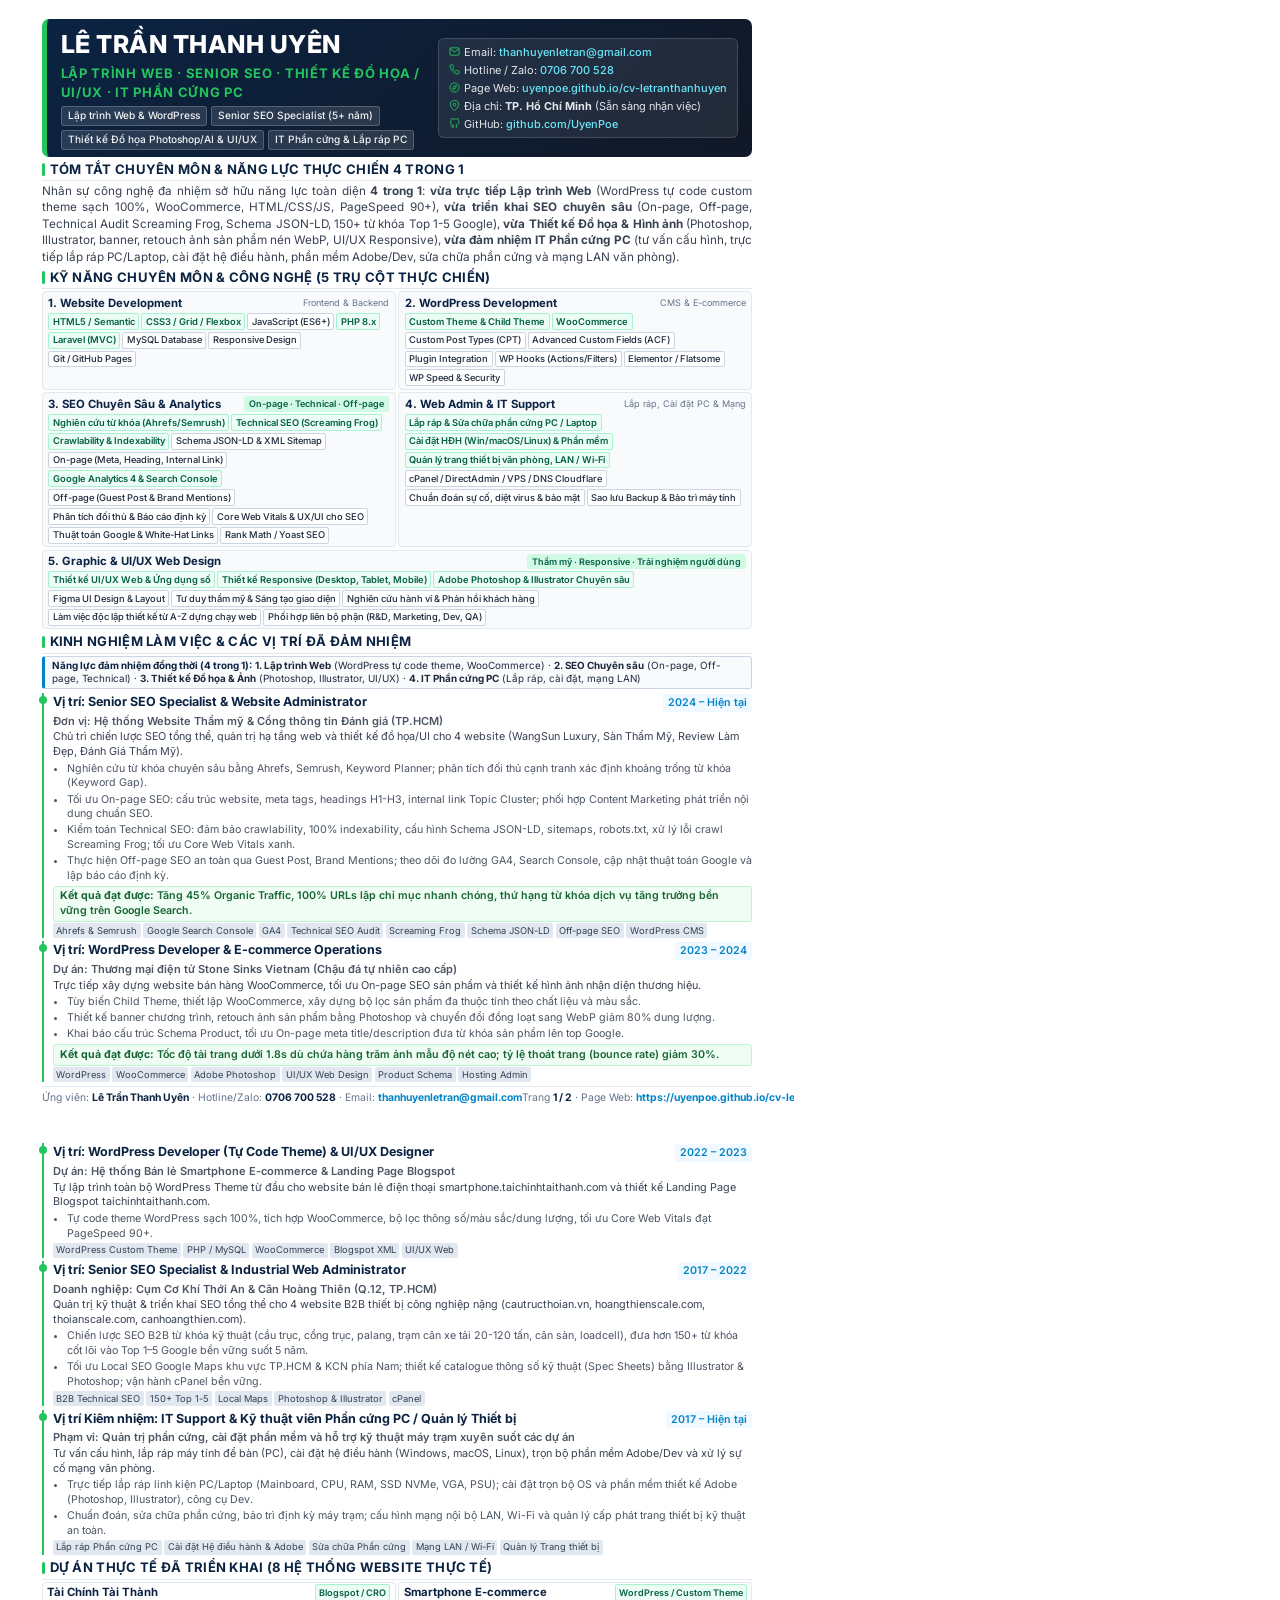
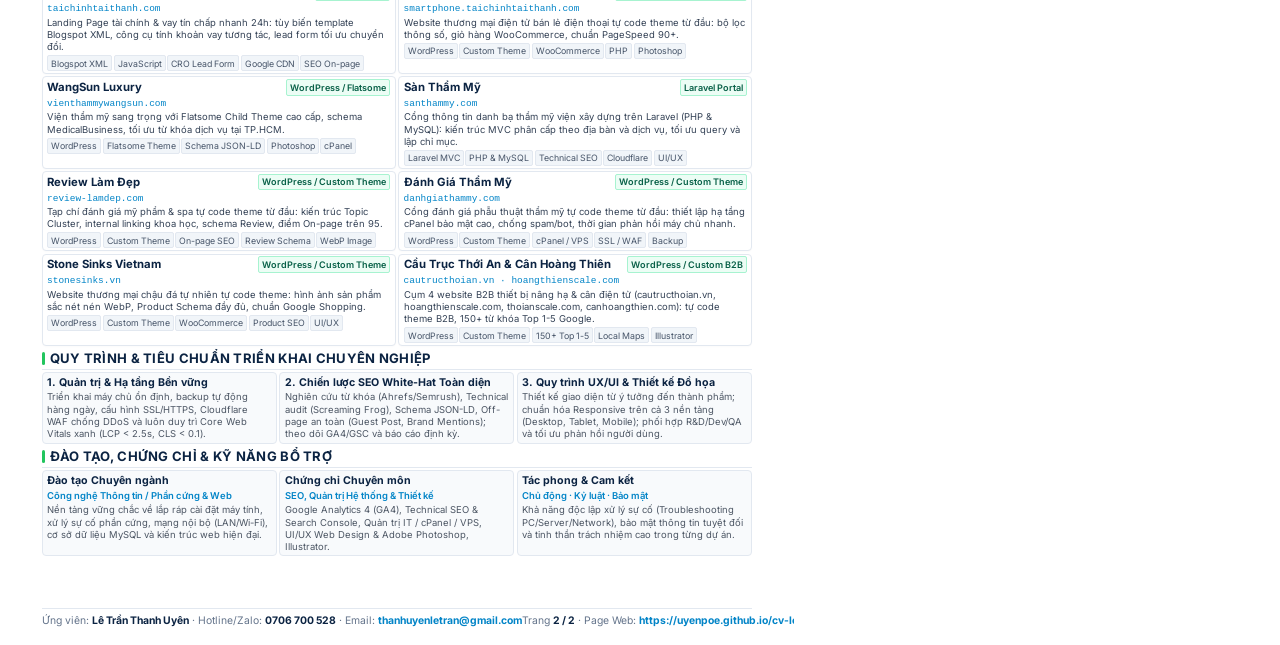
<file: cv-template.html>
<!DOCTYPE html>
<html lang="vi">
<head>
  <meta charset="UTF-8" />
  <meta name="viewport" content="width=device-width, initial-scale=1.0" />
  <title>CV - Lê Trần Thanh Uyên | Web & SEO Specialist · WordPress Developer · Graphic & UI/UX</title>
  <link rel="preconnect" href="https://fonts.googleapis.com" />
  <link rel="preconnect" href="https://fonts.gstatic.com" crossorigin />
  <link href="https://fonts.googleapis.com/css2?family=Inter:wght@300;400;500;600;700;800&display=swap" rel="stylesheet" />
  <style>
    @page {
      size: A4 portrait;
      margin: 0;
    }
    *, *::before, *::after {
      box-sizing: border-box;
      margin: 0;
      padding: 0;
    }
    html, body {
      font-family: 'Inter', -apple-system, BlinkMacSystemFont, "Segoe UI", Roboto, sans-serif;
      background-color: #ffffff;
      color: #1f2937;
      font-size: 9.3pt;
      line-height: 1.48;
      -webkit-print-color-adjust: exact;
      print-color-adjust: exact;
    }
    a {
      color: #0284c7;
      text-decoration: none;
    }
    .page {
      width: 210mm;
      height: 297mm;
      max-height: 297mm;
      padding: 5mm 11mm 4.5mm 11mm;
      box-sizing: border-box;
      position: relative;
      background: #ffffff;
      page-break-after: always;
      break-after: page;
      overflow: hidden;
      display: flex;
      flex-direction: column;
      justify-content: space-between;
    }
    .page:last-child {
      page-break-after: auto;
      break-after: auto;
    }

    /* HEADER */
    .cv-header {
      background: linear-gradient(135deg, #0b2342 0%, #111827 100%);
      color: #ffffff;
      border-radius: 7px;
      padding: 7px 14px;
      margin-bottom: 3px;
      display: flex;
      justify-content: space-between;
      align-items: center;
      border-left: 5px solid #22c55e;
    }
    .header-main {
      flex: 1;
    }
    .cv-name {
      font-size: 18.5pt;
      font-weight: 800;
      letter-spacing: 0.5px;
      color: #ffffff;
      margin-bottom: 1.5px;
    }
    .cv-title {
      font-size: 9.8pt;
      font-weight: 700;
      color: #22c55e;
      text-transform: uppercase;
      letter-spacing: 0.7px;
      margin-bottom: 3px;
    }
    .cv-badges {
      display: flex;
      gap: 4px;
      flex-wrap: wrap;
    }
    .badge-role {
      background: rgba(255, 255, 255, 0.12);
      border: 1px solid rgba(255, 255, 255, 0.2);
      color: #f3f4f6;
      font-size: 7.6pt;
      font-weight: 500;
      padding: 1.5px 6px;
      border-radius: 3px;
    }
    .contact-box {
      background: rgba(255, 255, 255, 0.08);
      border: 1px solid rgba(255, 255, 255, 0.15);
      border-radius: 6px;
      padding: 5px 10px;
      font-size: 8.2pt;
      display: flex;
      flex-direction: column;
      gap: 1.8px;
      min-width: 240px;
    }
    .contact-item {
      display: flex;
      align-items: center;
      gap: 4.5px;
      color: #e5e7eb;
    }
    .contact-item a {
      color: #67e8f9;
      font-weight: 500;
    }
    .contact-item svg {
      width: 11px;
      height: 11px;
      stroke: #22c55e;
      flex-shrink: 0;
    }

    /* SECTION TITLE */
    .section-title {
      font-size: 9.8pt;
      font-weight: 700;
      color: #0b2342;
      text-transform: uppercase;
      letter-spacing: 0.3px;
      margin: 3px 0 2px 0;
      display: flex;
      align-items: center;
      gap: 5px;
      border-bottom: 1.5px solid #e2e8f0;
      padding-bottom: 1px;
    }
    .section-title::before {
      content: "";
      display: inline-block;
      width: 3px;
      height: 9.5pt;
      background-color: #22c55e;
      border-radius: 2px;
    }

    /* SUMMARY */
    .summary-text {
      font-size: 8.8pt;
      color: #374151;
      line-height: 1.40;
      text-align: justify;
      margin-bottom: 2px;
    }

    /* SKILLS GRID */
    .skills-container {
      display: grid;
      grid-template-columns: repeat(2, 1fr);
      gap: 2.5px;
      margin-bottom: 1.5px;
    }
    .skill-block {
      background: #f8fafc;
      border: 1px solid #e2e8f0;
      border-radius: 4px;
      padding: 2.5px 5.5px;
    }
    .skill-block.full-width {
      grid-column: span 2;
    }
    .skill-title {
      font-size: 8.5pt;
      font-weight: 700;
      color: #0b2342;
      margin-bottom: 1.5px;
      display: flex;
      align-items: center;
      justify-content: space-between;
    }
    .skill-tag-list {
      display: flex;
      flex-wrap: wrap;
      gap: 2px;
    }
    .skill-tag {
      background: #ffffff;
      border: 1px solid #cbd5e1;
      color: #1e293b;
      font-size: 7.0pt;
      font-weight: 500;
      padding: 0.5px 3.5px;
      border-radius: 2px;
    }
    .skill-tag.highlight {
      background: #ecfdf5;
      border-color: #a7f3d0;
      color: #065f46;
      font-weight: 600;
    }

    /* EXPERIENCE TIMELINE */
    .exp-item {
      margin-bottom: 3.5px;
      padding-left: 9px;
      border-left: 2px solid #22c55e;
      position: relative;
    }
    .exp-item::before {
      content: "";
      position: absolute;
      left: -5px;
      top: 3px;
      width: 8px;
      height: 8px;
      background: #22c55e;
      border-radius: 50%;
    }
    .exp-header {
      display: flex;
      justify-content: space-between;
      align-items: baseline;
      margin-bottom: 1px;
    }
    .exp-role {
      font-size: 9.4pt;
      font-weight: 700;
      color: #0b2342;
    }
    .exp-period {
      font-size: 8.0pt;
      font-weight: 600;
      color: #0284c7;
      background: #f0f9ff;
      padding: 1px 5px;
      border-radius: 3px;
    }
    .exp-company {
      font-size: 8.3pt;
      font-weight: 600;
      color: #4b5563;
      margin-bottom: 1px;
    }
    .exp-summary {
      font-size: 8.1pt;
      color: #374151;
      line-height: 1.38;
      margin-bottom: 1.5px;
    }
    .exp-bullets {
      list-style-type: disc;
      padding-left: 14px;
      font-size: 8.0pt;
      color: #4b5563;
      line-height: 1.38;
    }
    .exp-bullets li {
      margin-bottom: 1.5px;
    }
    .exp-results {
      background: #f0fdf4;
      border: 1px solid #bbf7d0;
      color: #166534;
      padding: 2.5px 6px;
      border-radius: 3px;
      font-size: 8.0pt;
      line-height: 1.35;
      margin-top: 2px;
      font-weight: 600;
    }
    .exp-tags {
      display: flex;
      gap: 2.5px;
      flex-wrap: wrap;
      margin-top: 1.5px;
    }
    .exp-tag {
      font-size: 7.0pt;
      background: #e2e8f0;
      color: #334155;
      padding: 0.5px 3.5px;
      border-radius: 2px;
    }

    /* PROJECTS GRID (PAGE 2) */
    .projects-grid {
      display: grid;
      grid-template-columns: repeat(2, 1fr);
      gap: 2.5px;
      margin-bottom: 2px;
    }
    .proj-card {
      background: #ffffff;
      border: 1px solid #e2e8f0;
      border-radius: 4px;
      padding: 1.8px 4.5px;
      box-shadow: 0 1px 2px rgba(0,0,0,0.02);
    }
    .proj-header {
      display: flex;
      justify-content: space-between;
      align-items: flex-start;
      margin-bottom: 1px;
    }
    .proj-name {
      font-size: 8.5pt;
      font-weight: 700;
      color: #0b2342;
    }
    .proj-type {
      font-size: 6.8pt;
      background: #ecfdf5;
      color: #065f46;
      border: 1px solid #a7f3d0;
      padding: 0.5px 3px;
      border-radius: 2px;
      font-weight: 600;
    }
    .proj-url {
      font-size: 7.1pt;
      color: #0284c7;
      display: block;
      margin-bottom: 0.5px;
      font-family: monospace;
    }
    .proj-role {
      font-size: 7.4pt;
      color: #64748b;
      font-weight: 600;
      margin-bottom: 0.5px;
    }
    .proj-desc {
      font-size: 7.1pt;
      color: #334155;
      line-height: 1.30;
      margin-bottom: 1.5px;
    }
    .proj-tech-wrap {
      display: flex;
      flex-wrap: wrap;
      gap: 1.5px;
    }
    .proj-tech {
      font-size: 6.6pt;
      background: #f1f5f9;
      color: #475569;
      border: 1px solid #e2e8f0;
      padding: 0.5px 3px;
      border-radius: 2px;
    }

    /* THREE-COLUMN WORKFLOW */
    .workflow-grid, .edu-grid {
      display: grid;
      grid-template-columns: repeat(3, 1fr);
      gap: 2.5px;
      margin-top: 1px;
      margin-bottom: 1px;
    }
    .workflow-card, .edu-card {
      background: #f8fafc;
      border: 1px solid #e2e8f0;
      border-radius: 4px;
      padding: 2px 4.5px;
    }
    .workflow-title, .edu-title {
      font-size: 8.0pt;
      font-weight: 700;
      color: #0b2342;
      margin-bottom: 0.5px;
    }
    .edu-sub {
      font-size: 7.1pt;
      font-weight: 600;
      color: #0284c7;
      margin-bottom: 1px;
    }
    .workflow-desc, .edu-desc {
      font-size: 7.1pt;
      color: #4b5563;
      line-height: 1.30;
    }

    /* FOOTER */
    .cv-footer {
      border-top: 1px solid #e2e8f0;
      padding-top: 3.5px;
      font-size: 7.8pt;
      color: #64748b;
      display: flex;
      justify-content: space-between;
      align-items: center;
      width: 100%;
      white-space: nowrap;
    }
    .cv-footer strong {
      color: #0b2342;
    }
  </style>
</head>
<body>

  <!-- ================= PAGE 1 ================= -->
  <div class="page">
    <div>
      <!-- HEADER -->
      <header class="cv-header">
        <div class="header-main">
          <h1 class="cv-name">LÊ TRẦN THANH UYÊN</h1>
          <div class="cv-title">Lập trình Web · Senior SEO · Thiết kế Đồ họa / UI/UX · IT Phần cứng PC</div>
          <div class="cv-badges">
            <span class="badge-role">Lập trình Web &amp; WordPress</span>
            <span class="badge-role">Senior SEO Specialist (5+ năm)</span>
            <span class="badge-role">Thiết kế Đồ họa Photoshop/AI &amp; UI/UX</span>
            <span class="badge-role">IT Phần cứng &amp; Lắp ráp PC</span>
          </div>
        </div>
        <div class="contact-box">
          <div class="contact-item">
            <svg viewBox="0 0 24 24" fill="none" stroke-width="2"><path d="M4 4h16c1.1 0 2 .9 2 2v12c0 1.1-.9 2-2 2H4c-1.1 0-2-.9-2-2V6c0-1.1.9-2 2-2z"></path><polyline points="22,6 12,13 2,6"></polyline></svg>
            <span>Email: <a href="mailto:thanhuyenletran@gmail.com">thanhuyenletran@gmail.com</a></span>
          </div>
          <div class="contact-item">
            <svg viewBox="0 0 24 24" fill="none" stroke-width="2"><path d="M22 16.92v3a2 2 0 0 1-2.18 2 19.79 19.79 0 0 1-8.63-3.07 19.5 19.5 0 0 1-6-6 19.79 19.79 0 0 1-3.07-8.67A2 2 0 0 1 4.11 2h3a2 2 0 0 1 2 1.72 12.84 12.84 0 0 0 .7 2.81 2 2 0 0 1-.45 2.11L8.09 9.91a16 16 0 0 0 6 6l1.27-1.27a2 2 0 0 1 2.11-.45 12.84 12.84 0 0 0 2.81.7A2 2 0 0 1 22 16.92z"></path></svg>
            <span>Hotline / Zalo: <a href="https://zalo.me/0706700528">0706 700 528</a></span>
          </div>
          <div class="contact-item">
            <svg viewBox="0 0 24 24" fill="none" stroke-width="2"><circle cx="12" cy="12" r="10"></circle><polygon points="16.24 7.76 14.12 14.12 7.76 16.24 9.88 9.88 16.24 7.76"></polygon></svg>
            <span>Page Web: <a href="https://uyenpoe.github.io/cv-letranthanhuyen/">uyenpoe.github.io/cv-letranthanhuyen</a></span>
          </div>
          <div class="contact-item">
            <svg viewBox="0 0 24 24" fill="none" stroke="currentColor" stroke-width="2"><path d="M21 10c0 7-9 13-9 13s-9-6-9-13a9 9 0 0 1 18 0z"></path><circle cx="12" cy="10" r="3"></circle></svg>
            <span>Địa chỉ: <strong>TP. Hồ Chí Minh</strong> (Sẵn sàng nhận việc)</span>
          </div>
          <div class="contact-item">
            <svg viewBox="0 0 24 24" fill="none" stroke-width="2"><path d="M9 19c-5 1.5-5-2.5-7-3m14 6v-3.87a3.37 3.37 0 0 0-.94-2.61c3.14-.35 6.44-1.54 6.44-7A5.44 5.44 0 0 0 20 4.77 5.07 5.07 0 0 0 19.91 1S18.73.65 16 2.48a13.38 13.38 0 0 0-7 0C6.27.65 5.09 1 5.09 1A5.07 5.07 0 0 0 5 4.77a5.44 5.44 0 0 0-1.5 3.78c0 5.42 3.3 6.61 6.44 7A3.37 3.37 0 0 0 9 18.13V22"></path></svg>
            <span>GitHub: <a href="https://github.com/UyenPoe">github.com/UyenPoe</a></span>
          </div>
        </div>
      </header>

      <!-- PROFESSIONAL SUMMARY -->
      <h2 class="section-title">Tóm tắt Chuyên môn &amp; Năng lực Thực chiến 4 trong 1</h2>
      <p class="summary-text">
        Nhân sự công nghệ đa nhiệm sở hữu năng lực toàn diện <strong>4 trong 1</strong>: <strong>vừa trực tiếp Lập trình Web</strong> (WordPress tự code custom theme sạch 100%, WooCommerce, HTML/CSS/JS, PageSpeed 90+), <strong>vừa triển khai SEO chuyên sâu</strong> (On-page, Off-page, Technical Audit Screaming Frog, Schema JSON-LD, 150+ từ khóa Top 1-5 Google), <strong>vừa Thiết kế Đồ họa &amp; Hình ảnh</strong> (Photoshop, Illustrator, banner, retouch ảnh sản phẩm nén WebP, UI/UX Responsive), <strong>vừa đảm nhiệm IT Phần cứng PC</strong> (tư vấn cấu hình, trực tiếp lắp ráp PC/Laptop, cài đặt hệ điều hành, phần mềm Adobe/Dev, sửa chữa phần cứng và mạng LAN văn phòng).
      </p>

      <!-- PROFESSIONAL SKILLS (5 PILLARS) -->
      <h2 class="section-title">Kỹ năng Chuyên môn &amp; Công nghệ (5 Trụ cột Thực chiến)</h2>
      <div class="skills-container">
        <div class="skill-block">
          <div class="skill-title">
            <span>1. Website Development</span>
            <span style="font-size:6.8pt;color:#64748b;font-weight:normal;">Frontend &amp; Backend</span>
          </div>
          <div class="skill-tag-list">
            <span class="skill-tag highlight">HTML5 / Semantic</span>
            <span class="skill-tag highlight">CSS3 / Grid / Flexbox</span>
            <span class="skill-tag">JavaScript (ES6+)</span>
            <span class="skill-tag highlight">PHP 8.x</span>
            <span class="skill-tag highlight">Laravel (MVC)</span>
            <span class="skill-tag">MySQL Database</span>
            <span class="skill-tag">Responsive Design</span>
            <span class="skill-tag">Git / GitHub Pages</span>
          </div>
        </div>

        <div class="skill-block">
          <div class="skill-title">
            <span>2. WordPress Development</span>
            <span style="font-size:6.8pt;color:#64748b;font-weight:normal;">CMS &amp; E-commerce</span>
          </div>
          <div class="skill-tag-list">
            <span class="skill-tag highlight">Custom Theme &amp; Child Theme</span>
            <span class="skill-tag highlight">WooCommerce</span>
            <span class="skill-tag">Custom Post Types (CPT)</span>
            <span class="skill-tag">Advanced Custom Fields (ACF)</span>
            <span class="skill-tag">Plugin Integration</span>
            <span class="skill-tag">WP Hooks (Actions/Filters)</span>
            <span class="skill-tag">Elementor / Flatsome</span>
            <span class="skill-tag">WP Speed &amp; Security</span>
          </div>
        </div>

        <div class="skill-block">
          <div class="skill-title">
            <span>3. SEO Chuyên Sâu &amp; Analytics</span>
            <span style="font-size:6.8pt;color:#065f46;font-weight:600;background:#d1fae5;padding:1px 5px;border-radius:3px;">On-page · Technical · Off-page</span>
          </div>
          <div class="skill-tag-list">
            <span class="skill-tag highlight">Nghiên cứu từ khóa (Ahrefs/Semrush)</span>
            <span class="skill-tag highlight">Technical SEO (Screaming Frog)</span>
            <span class="skill-tag highlight">Crawlability &amp; Indexability</span>
            <span class="skill-tag">Schema JSON-LD &amp; XML Sitemap</span>
            <span class="skill-tag">On-page (Meta, Heading, Internal Link)</span>
            <span class="skill-tag highlight">Google Analytics 4 &amp; Search Console</span>
            <span class="skill-tag">Off-page (Guest Post &amp; Brand Mentions)</span>
            <span class="skill-tag">Phân tích đối thủ &amp; Báo cáo định kỳ</span>
            <span class="skill-tag">Core Web Vitals &amp; UX/UI cho SEO</span>
            <span class="skill-tag">Thuật toán Google &amp; White-Hat Links</span>
            <span class="skill-tag">Rank Math / Yoast SEO</span>
          </div>
        </div>

        <div class="skill-block">
          <div class="skill-title">
            <span>4. Web Admin &amp; IT Support</span>
            <span style="font-size:6.8pt;color:#64748b;font-weight:normal;">Lắp ráp, Cài đặt PC &amp; Mạng</span>
          </div>
          <div class="skill-tag-list">
            <span class="skill-tag highlight">Lắp ráp &amp; Sửa chữa phần cứng PC / Laptop</span>
            <span class="skill-tag highlight">Cài đặt HĐH (Win/macOS/Linux) &amp; Phần mềm</span>
            <span class="skill-tag highlight">Quản lý trang thiết bị văn phòng, LAN / Wi-Fi</span>
            <span class="skill-tag">cPanel / DirectAdmin / VPS / DNS Cloudflare</span>
            <span class="skill-tag">Chuẩn đoán sự cố, diệt virus &amp; bảo mật</span>
            <span class="skill-tag">Sao lưu Backup &amp; Bảo trì máy tính</span>
          </div>
        </div>

        <div class="skill-block full-width">
          <div class="skill-title">
            <span>5. Graphic &amp; UI/UX Web Design</span>
            <span style="font-size:6.8pt;color:#065f46;font-weight:600;background:#d1fae5;padding:1px 5px;border-radius:3px;">Thẩm mỹ · Responsive · Trải nghiệm người dùng</span>
          </div>
          <div class="skill-tag-list">
            <span class="skill-tag highlight">Thiết kế UI/UX Web &amp; Ứng dụng số</span>
            <span class="skill-tag highlight">Thiết kế Responsive (Desktop, Tablet, Mobile)</span>
            <span class="skill-tag highlight">Adobe Photoshop &amp; Illustrator Chuyên sâu</span>
            <span class="skill-tag">Figma UI Design &amp; Layout</span>
            <span class="skill-tag">Tư duy thẩm mỹ &amp; Sáng tạo giao diện</span>
            <span class="skill-tag">Nghiên cứu hành vi &amp; Phản hồi khách hàng</span>
            <span class="skill-tag">Làm việc độc lập thiết kế từ A-Z dựng chạy web</span>
            <span class="skill-tag">Phối hợp liên bộ phận (R&amp;D, Marketing, Dev, QA)</span>
          </div>
        </div>
      </div>

      <!-- WORK EXPERIENCE (4 POSITIONS ACROSS CAREER) -->
      <h2 class="section-title">Kinh nghiệm Làm việc &amp; Các Vị trí Đã Đảm nhiệm</h2>
      <div style="background:#f8fafc; border:1px solid #cbd5e1; border-left:3.5px solid #0284c7; border-radius:3px; padding:2.5px 7px; margin-bottom:4px; font-size:7.4pt; color:#1e293b; line-height:1.35;">
        <strong style="color:#0b2342;">Năng lực đảm nhiệm đồng thời (4 trong 1):</strong>
        <strong>1. Lập trình Web</strong> (WordPress tự code theme, WooCommerce) ·
        <strong>2. SEO Chuyên sâu</strong> (On-page, Off-page, Technical) ·
        <strong>3. Thiết kế Đồ họa &amp; Ảnh</strong> (Photoshop, Illustrator, UI/UX) ·
        <strong>4. IT Phần cứng PC</strong> (Lắp ráp, cài đặt, mạng LAN)
      </div>
      
      <div class="exp-item">
        <div class="exp-header">
          <span class="exp-role">Vị trí: Senior SEO Specialist &amp; Website Administrator</span>
          <span class="exp-period">2024 – Hiện tại</span>
        </div>
        <div class="exp-company">Đơn vị: Hệ thống Website Thẩm mỹ &amp; Cổng thông tin Đánh giá (TP.HCM)</div>
        <p class="exp-summary">Chủ trì chiến lược SEO tổng thể, quản trị hạ tầng web và thiết kế đồ họa/UI cho 4 website (WangSun Luxury, Sàn Thẩm Mỹ, Review Làm Đẹp, Đánh Giá Thẩm Mỹ).</p>
        <ul class="exp-bullets">
          <li>Nghiên cứu từ khóa chuyên sâu bằng Ahrefs, Semrush, Keyword Planner; phân tích đối thủ cạnh tranh xác định khoảng trống từ khóa (Keyword Gap).</li>
          <li>Tối ưu On-page SEO: cấu trúc website, meta tags, headings H1-H3, internal link Topic Cluster; phối hợp Content Marketing phát triển nội dung chuẩn SEO.</li>
          <li>Kiểm toán Technical SEO: đảm bảo crawlability, 100% indexability, cấu hình Schema JSON-LD, sitemaps, robots.txt, xử lý lỗi crawl Screaming Frog; tối ưu Core Web Vitals xanh.</li>
          <li>Thực hiện Off-page SEO an toàn qua Guest Post, Brand Mentions; theo dõi đo lường GA4, Search Console, cập nhật thuật toán Google và lập báo cáo định kỳ.</li>
        </ul>
        <div class="exp-results">
          <strong>Kết quả đạt được:</strong> Tăng 45% Organic Traffic, 100% URLs lập chỉ mục nhanh chóng, thứ hạng từ khóa dịch vụ tăng trưởng bền vững trên Google Search.
        </div>
        <div class="exp-tags">
          <span class="exp-tag">Ahrefs &amp; Semrush</span>
          <span class="exp-tag">Google Search Console</span>
          <span class="exp-tag">GA4</span>
          <span class="exp-tag">Technical SEO Audit</span>
          <span class="exp-tag">Screaming Frog</span>
          <span class="exp-tag">Schema JSON-LD</span>
          <span class="exp-tag">Off-page SEO</span>
          <span class="exp-tag">WordPress CMS</span>
        </div>
      </div>

      <div class="exp-item" style="margin-bottom:0;">
        <div class="exp-header">
          <span class="exp-role">Vị trí: WordPress Developer &amp; E-commerce Operations</span>
          <span class="exp-period">2023 – 2024</span>
        </div>
        <div class="exp-company">Dự án: Thương mại điện tử Stone Sinks Vietnam (Chậu đá tự nhiên cao cấp)</div>
        <p class="exp-summary">Trực tiếp xây dựng website bán hàng WooCommerce, tối ưu On-page SEO sản phẩm và thiết kế hình ảnh nhận diện thương hiệu.</p>
        <ul class="exp-bullets">
          <li>Tùy biến Child Theme, thiết lập WooCommerce, xây dựng bộ lọc sản phẩm đa thuộc tính theo chất liệu và màu sắc.</li>
          <li>Thiết kế banner chương trình, retouch ảnh sản phẩm bằng Photoshop và chuyển đổi đồng loạt sang WebP giảm 80% dung lượng.</li>
          <li>Khai báo cấu trúc Schema Product, tối ưu On-page meta title/description đưa từ khóa sản phẩm lên top Google.</li>
        </ul>
        <div class="exp-results">
          <strong>Kết quả đạt được:</strong> Tốc độ tải trang dưới 1.8s dù chứa hàng trăm ảnh mẫu độ nét cao; tỷ lệ thoát trang (bounce rate) giảm 30%.
        </div>
        <div class="exp-tags">
          <span class="exp-tag">WordPress</span>
          <span class="exp-tag">WooCommerce</span>
          <span class="exp-tag">Adobe Photoshop</span>
          <span class="exp-tag">UI/UX Web Design</span>
          <span class="exp-tag">Product Schema</span>
          <span class="exp-tag">Hosting Admin</span>
        </div>
      </div>
    </div>

    <!-- FOOTER PAGE 1 -->
    <div class="cv-footer">
      <span>Ứng viên: <strong>Lê Trần Thanh Uyên</strong> · Hotline/Zalo: <strong>0706 700 528</strong> · Email: <strong style="color:#0284c7;">thanhuyenletran@gmail.com</strong></span>
      <span>Trang <strong>1 / 2</strong> · Page Web: <strong style="color:#0284c7;">https://uyenpoe.github.io/cv-letranthanhuyen/</strong></span>
    </div>
  </div>

  <!-- ================= PAGE 2 ================= -->
  <div class="page">
    <div>
      <div class="exp-item" style="margin-top:2px;">
        <div class="exp-header">
          <span class="exp-role">Vị trí: WordPress Developer (Tự Code Theme) &amp; UI/UX Designer</span>
          <span class="exp-period">2022 – 2023</span>
        </div>
        <div class="exp-company">Dự án: Hệ thống Bán lẻ Smartphone E-commerce &amp; Landing Page Blogspot</div>
        <p class="exp-summary">Tự lập trình toàn bộ WordPress Theme từ đầu cho website bán lẻ điện thoại smartphone.taichinhtaithanh.com và thiết kế Landing Page Blogspot taichinhtaithanh.com.</p>
        <ul class="exp-bullets">
          <li>Tự code theme WordPress sạch 100%, tích hợp WooCommerce, bộ lọc thông số/màu sắc/dung lượng, tối ưu Core Web Vitals đạt PageSpeed 90+.</li>
        </ul>
        <div class="exp-tags">
          <span class="exp-tag">WordPress Custom Theme</span>
          <span class="exp-tag">PHP / MySQL</span>
          <span class="exp-tag">WooCommerce</span>
          <span class="exp-tag">Blogspot XML</span>
          <span class="exp-tag">UI/UX Web</span>
        </div>
      </div>

      <div class="exp-item" style="margin-top:2px;">
        <div class="exp-header">
          <span class="exp-role">Vị trí: Senior SEO Specialist &amp; Industrial Web Administrator</span>
          <span class="exp-period">2017 – 2022</span>
        </div>
        <div class="exp-company">Doanh nghiệp: Cụm Cơ Khí Thới An &amp; Cân Hoàng Thiên (Q.12, TP.HCM)</div>
        <p class="exp-summary">Quản trị kỹ thuật &amp; triển khai SEO tổng thể cho 4 website B2B thiết bị công nghiệp nặng (cautructhoian.vn, hoangthienscale.com, thoianscale.com, canhoangthien.com).</p>
        <ul class="exp-bullets">
          <li>Chiến lược SEO B2B từ khóa kỹ thuật (cầu trục, cổng trục, palang, trạm cân xe tải 20-120 tấn, cân sàn, loadcell), đưa hơn 150+ từ khóa cốt lõi vào Top 1–5 Google bền vững suốt 5 năm.</li>
          <li>Tối ưu Local SEO Google Maps khu vực TP.HCM &amp; KCN phía Nam; thiết kế catalogue thông số kỹ thuật (Spec Sheets) bằng Illustrator &amp; Photoshop; vận hành cPanel bền vững.</li>
        </ul>
        <div class="exp-tags">
          <span class="exp-tag">B2B Technical SEO</span>
          <span class="exp-tag">150+ Top 1-5</span>
          <span class="exp-tag">Local Maps</span>
          <span class="exp-tag">Photoshop &amp; Illustrator</span>
          <span class="exp-tag">cPanel</span>
        </div>
      </div>

      <div class="exp-item" style="margin-top:2px;">
        <div class="exp-header">
          <span class="exp-role">Vị trí Kiêm nhiệm: IT Support &amp; Kỹ thuật viên Phần cứng PC / Quản lý Thiết bị</span>
          <span class="exp-period">2017 – Hiện tại</span>
        </div>
        <div class="exp-company">Phạm vi: Quản trị phần cứng, cài đặt phần mềm và hỗ trợ kỹ thuật máy trạm xuyên suốt các dự án</div>
        <p class="exp-summary">Tư vấn cấu hình, lắp ráp máy tính để bàn (PC), cài đặt hệ điều hành (Windows, macOS, Linux), trọn bộ phần mềm Adobe/Dev và xử lý sự cố mạng văn phòng.</p>
        <ul class="exp-bullets">
          <li>Trực tiếp lắp ráp linh kiện PC/Laptop (Mainboard, CPU, RAM, SSD NVMe, VGA, PSU); cài đặt trọn bộ OS và phần mềm thiết kế Adobe (Photoshop, Illustrator), công cụ Dev.</li>
          <li>Chuẩn đoán, sửa chữa phần cứng, bảo trì định kỳ máy trạm; cấu hình mạng nội bộ LAN, Wi-Fi và quản lý cấp phát trang thiết bị kỹ thuật an toàn.</li>
        </ul>
        <div class="exp-tags">
          <span class="exp-tag">Lắp ráp Phần cứng PC</span>
          <span class="exp-tag">Cài đặt Hệ điều hành &amp; Adobe</span>
          <span class="exp-tag">Sửa chữa Phần cứng</span>
          <span class="exp-tag">Mạng LAN / Wi-Fi</span>
          <span class="exp-tag">Quản lý Trang thiết bị</span>
        </div>
      </div>

      <!-- FEATURED PROJECTS (8 REAL WEBSITES) -->
      <h2 class="section-title">Dự án Thực tế Đã Triển khai (8 Hệ thống Website Thực tế)</h2>
      <div class="projects-grid">
        <!-- Proj 1 -->
        <div class="proj-card">
          <div class="proj-header">
            <span class="proj-name">Tài Chính Tài Thành</span>
            <span class="proj-type">Blogspot / CRO</span>
          </div>
          <a class="proj-url" href="https://www.taichinhtaithanh.com" target="_blank">taichinhtaithanh.com</a>
          <p class="proj-desc">Landing Page tài chính &amp; vay tín chấp nhanh 24h: tùy biến template Blogspot XML, công cụ tính khoản vay tương tác, lead form tối ưu chuyển đổi.</p>
          <div class="proj-tech-wrap">
            <span class="proj-tech">Blogspot XML</span>
            <span class="proj-tech">JavaScript</span>
            <span class="proj-tech">CRO Lead Form</span>
            <span class="proj-tech">Google CDN</span>
            <span class="proj-tech">SEO On-page</span>
          </div>
        </div>

        <!-- Proj 2 -->
        <div class="proj-card">
          <div class="proj-header">
            <span class="proj-name">Smartphone E-commerce</span>
            <span class="proj-type">WordPress / Custom Theme</span>
          </div>
          <a class="proj-url" href="http://smartphone.taichinhtaithanh.com" target="_blank">smartphone.taichinhtaithanh.com</a>
          <p class="proj-desc">Website thương mại điện tử bán lẻ điện thoại tự code theme từ đầu: bộ lọc thông số, giỏ hàng WooCommerce, chuẩn PageSpeed 90+.</p>
          <div class="proj-tech-wrap">
            <span class="proj-tech">WordPress</span>
            <span class="proj-tech">Custom Theme</span>
            <span class="proj-tech">WooCommerce</span>
            <span class="proj-tech">PHP</span>
            <span class="proj-tech">Photoshop</span>
          </div>
        </div>

        <!-- Proj 3 -->
        <div class="proj-card">
          <div class="proj-header">
            <span class="proj-name">WangSun Luxury</span>
            <span class="proj-type">WordPress / Flatsome</span>
          </div>
          <a class="proj-url" href="https://vienthammywangsun.com" target="_blank">vienthammywangsun.com</a>
          <p class="proj-desc">Viện thẩm mỹ sang trọng với Flatsome Child Theme cao cấp, schema MedicalBusiness, tối ưu từ khóa dịch vụ tại TP.HCM.</p>
          <div class="proj-tech-wrap">
            <span class="proj-tech">WordPress</span>
            <span class="proj-tech">Flatsome Theme</span>
            <span class="proj-tech">Schema JSON-LD</span>
            <span class="proj-tech">Photoshop</span>
            <span class="proj-tech">cPanel</span>
          </div>
        </div>

        <!-- Proj 4 -->
        <div class="proj-card">
          <div class="proj-header">
            <span class="proj-name">Sàn Thẩm Mỹ</span>
            <span class="proj-type">Laravel Portal</span>
          </div>
          <a class="proj-url" href="https://santhammy.com" target="_blank">santhammy.com</a>
          <p class="proj-desc">Cổng thông tin danh bạ thẩm mỹ viện xây dựng trên Laravel (PHP &amp; MySQL): kiến trúc MVC phân cấp theo địa bàn và dịch vụ, tối ưu query và lập chỉ mục.</p>
          <div class="proj-tech-wrap">
            <span class="proj-tech">Laravel MVC</span>
            <span class="proj-tech">PHP &amp; MySQL</span>
            <span class="proj-tech">Technical SEO</span>
            <span class="proj-tech">Cloudflare</span>
            <span class="proj-tech">UI/UX</span>
          </div>
        </div>

        <!-- Proj 5 -->
        <div class="proj-card">
          <div class="proj-header">
            <span class="proj-name">Review Làm Đẹp</span>
            <span class="proj-type">WordPress / Custom Theme</span>
          </div>
          <a class="proj-url" href="http://review-lamdep.com" target="_blank">review-lamdep.com</a>
          <p class="proj-desc">Tạp chí đánh giá mỹ phẩm &amp; spa tự code theme từ đầu: kiến trúc Topic Cluster, internal linking khoa học, schema Review, điểm On-page trên 95.</p>
          <div class="proj-tech-wrap">
            <span class="proj-tech">WordPress</span>
            <span class="proj-tech">Custom Theme</span>
            <span class="proj-tech">On-page SEO</span>
            <span class="proj-tech">Review Schema</span>
            <span class="proj-tech">WebP Image</span>
          </div>
        </div>

        <!-- Proj 6 -->
        <div class="proj-card">
          <div class="proj-header">
            <span class="proj-name">Đánh Giá Thẩm Mỹ</span>
            <span class="proj-type">WordPress / Custom Theme</span>
          </div>
          <a class="proj-url" href="http://danhgiathammy.com" target="_blank">danhgiathammy.com</a>
          <p class="proj-desc">Cổng đánh giá phẫu thuật thẩm mỹ tự code theme từ đầu: thiết lập hạ tầng cPanel bảo mật cao, chống spam/bot, thời gian phản hồi máy chủ nhanh.</p>
          <div class="proj-tech-wrap">
            <span class="proj-tech">WordPress</span>
            <span class="proj-tech">Custom Theme</span>
            <span class="proj-tech">cPanel / VPS</span>
            <span class="proj-tech">SSL / WAF</span>
            <span class="proj-tech">Backup</span>
          </div>
        </div>

        <!-- Proj 7 -->
        <div class="proj-card">
          <div class="proj-header">
            <span class="proj-name">Stone Sinks Vietnam</span>
            <span class="proj-type">WordPress / Custom Theme</span>
          </div>
          <a class="proj-url" href="https://stonesinks.vn" target="_blank">stonesinks.vn</a>
          <p class="proj-desc">Website thương mại chậu đá tự nhiên tự code theme: hình ảnh sản phẩm sắc nét nén WebP, Product Schema đầy đủ, chuẩn Google Shopping.</p>
          <div class="proj-tech-wrap">
            <span class="proj-tech">WordPress</span>
            <span class="proj-tech">Custom Theme</span>
            <span class="proj-tech">WooCommerce</span>
            <span class="proj-tech">Product SEO</span>
            <span class="proj-tech">UI/UX</span>
          </div>
        </div>

        <!-- Proj 8 -->
        <div class="proj-card">
          <div class="proj-header">
            <span class="proj-name">Cầu Trục Thới An &amp; Cân Hoàng Thiên</span>
            <span class="proj-type">WordPress / Custom B2B</span>
          </div>
          <a class="proj-url" href="https://cautructhoian.vn" target="_blank">cautructhoian.vn · hoangthienscale.com</a>
          <p class="proj-desc">Cụm 4 website B2B thiết bị nâng hạ &amp; cân điện tử (cautructhoian.vn, hoangthienscale.com, thoianscale.com, canhoangthien.com): tự code theme B2B, 150+ từ khóa Top 1-5 Google.</p>
          <div class="proj-tech-wrap">
            <span class="proj-tech">WordPress</span>
            <span class="proj-tech">Custom Theme</span>
            <span class="proj-tech">150+ Top 1-5</span>
            <span class="proj-tech">Local Maps</span>
            <span class="proj-tech">Illustrator</span>
          </div>
        </div>
      </div>

      <!-- WORK METHODOLOGY & CORE COMPETENCY -->
      <h2 class="section-title">Quy trình &amp; Tiêu chuẩn Triển khai Chuyên nghiệp</h2>
      <div class="workflow-grid">
        <div class="workflow-card">
          <div class="workflow-title">1. Quản trị &amp; Hạ tầng Bền vững</div>
          <p class="workflow-desc">
            Triển khai máy chủ ổn định, backup tự động hàng ngày, cấu hình SSL/HTTPS, Cloudflare WAF chống DDoS và luôn duy trì Core Web Vitals xanh (LCP &lt; 2.5s, CLS &lt; 0.1).
          </p>
        </div>
        <div class="workflow-card">
          <div class="workflow-title">2. Chiến lược SEO White-Hat Toàn diện</div>
          <p class="workflow-desc">
            Nghiên cứu từ khóa (Ahrefs/Semrush), Technical audit (Screaming Frog), Schema JSON-LD, Off-page an toàn (Guest Post, Brand Mentions); theo dõi GA4/GSC và báo cáo định kỳ.
          </p>
        </div>
        <div class="workflow-card">
          <div class="workflow-title">3. Quy trình UX/UI &amp; Thiết kế Đồ họa</div>
          <p class="workflow-desc">
            Thiết kế giao diện từ ý tưởng đến thành phẩm; chuẩn hóa Responsive trên cả 3 nền tảng (Desktop, Tablet, Mobile); phối hợp R&amp;D/Dev/QA và tối ưu phản hồi người dùng.
          </p>
        </div>
      </div>

      <!-- EDUCATION, CERTIFICATIONS & KEY COMPETENCIES -->
      <h2 class="section-title">Đào tạo, Chứng chỉ &amp; Kỹ năng Bổ trợ</h2>
      <div class="edu-grid">
        <div class="edu-card">
          <div class="edu-title">Đào tạo Chuyên ngành</div>
          <div class="edu-sub">Công nghệ Thông tin / Phần cứng &amp; Web</div>
          <p class="edu-desc">Nền tảng vững chắc về lắp ráp cài đặt máy tính, xử lý sự cố phần cứng, mạng nội bộ (LAN/Wi-Fi), cơ sở dữ liệu MySQL và kiến trúc web hiện đại.</p>
        </div>
        <div class="edu-card">
          <div class="edu-title">Chứng chỉ Chuyên môn</div>
          <div class="edu-sub">SEO, Quản trị Hệ thống &amp; Thiết kế</div>
          <p class="edu-desc">Google Analytics 4 (GA4), Technical SEO &amp; Search Console, Quản trị IT / cPanel / VPS, UI/UX Web Design &amp; Adobe Photoshop, Illustrator.</p>
        </div>
        <div class="edu-card">
          <div class="edu-title">Tác phong &amp; Cam kết</div>
          <div class="edu-sub">Chủ động · Kỷ luật · Bảo mật</div>
          <p class="edu-desc">Khả năng độc lập xử lý sự cố (Troubleshooting PC/Server/Network), bảo mật thông tin tuyệt đối và tinh thần trách nhiệm cao trong từng dự án.</p>
        </div>
      </div>
    </div>

    <!-- FOOTER PAGE 2 -->
    <div class="cv-footer">
      <span>Ứng viên: <strong>Lê Trần Thanh Uyên</strong> · Hotline/Zalo: <strong>0706 700 528</strong> · Email: <strong style="color:#0284c7;">thanhuyenletran@gmail.com</strong></span>
      <span>Trang <strong>2 / 2</strong> · Page Web: <strong style="color:#0284c7;">https://uyenpoe.github.io/cv-letranthanhuyen/</strong></span>
    </div>
  </div>

</body>
</html>
</file>
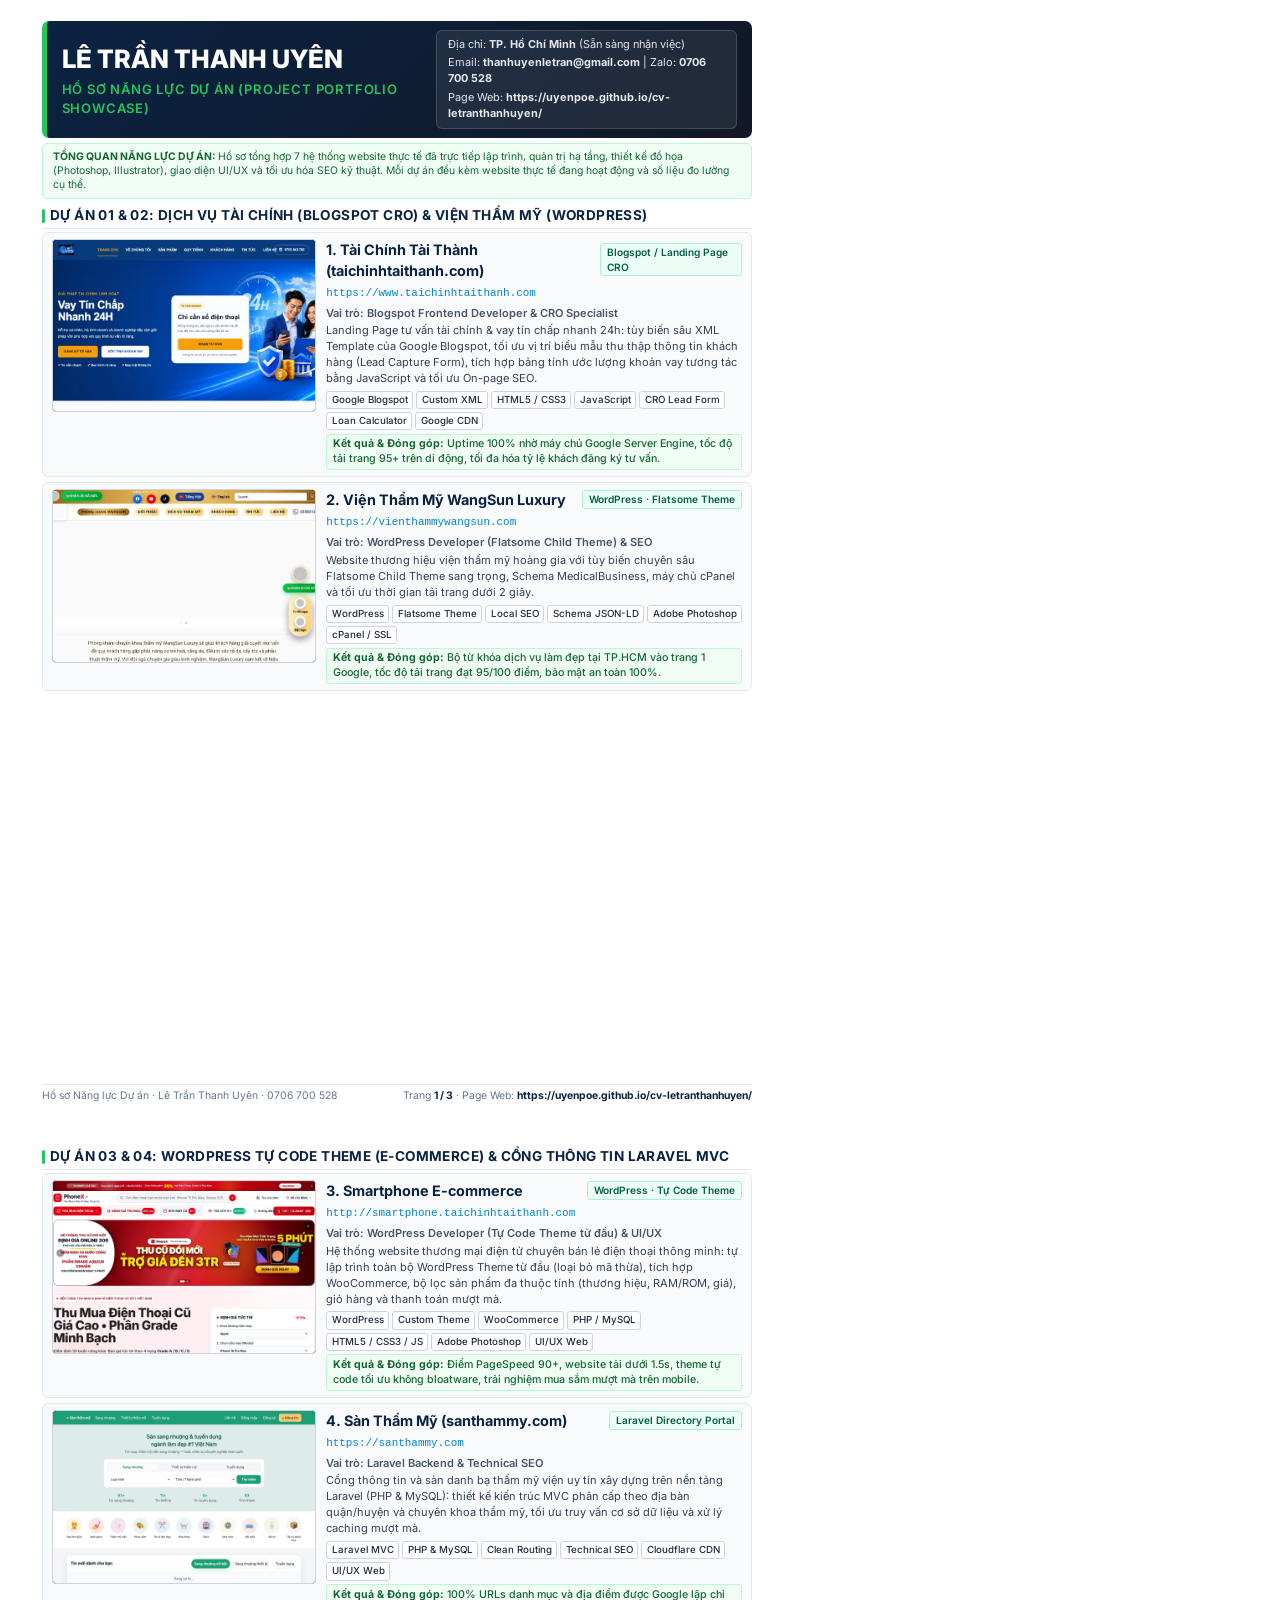
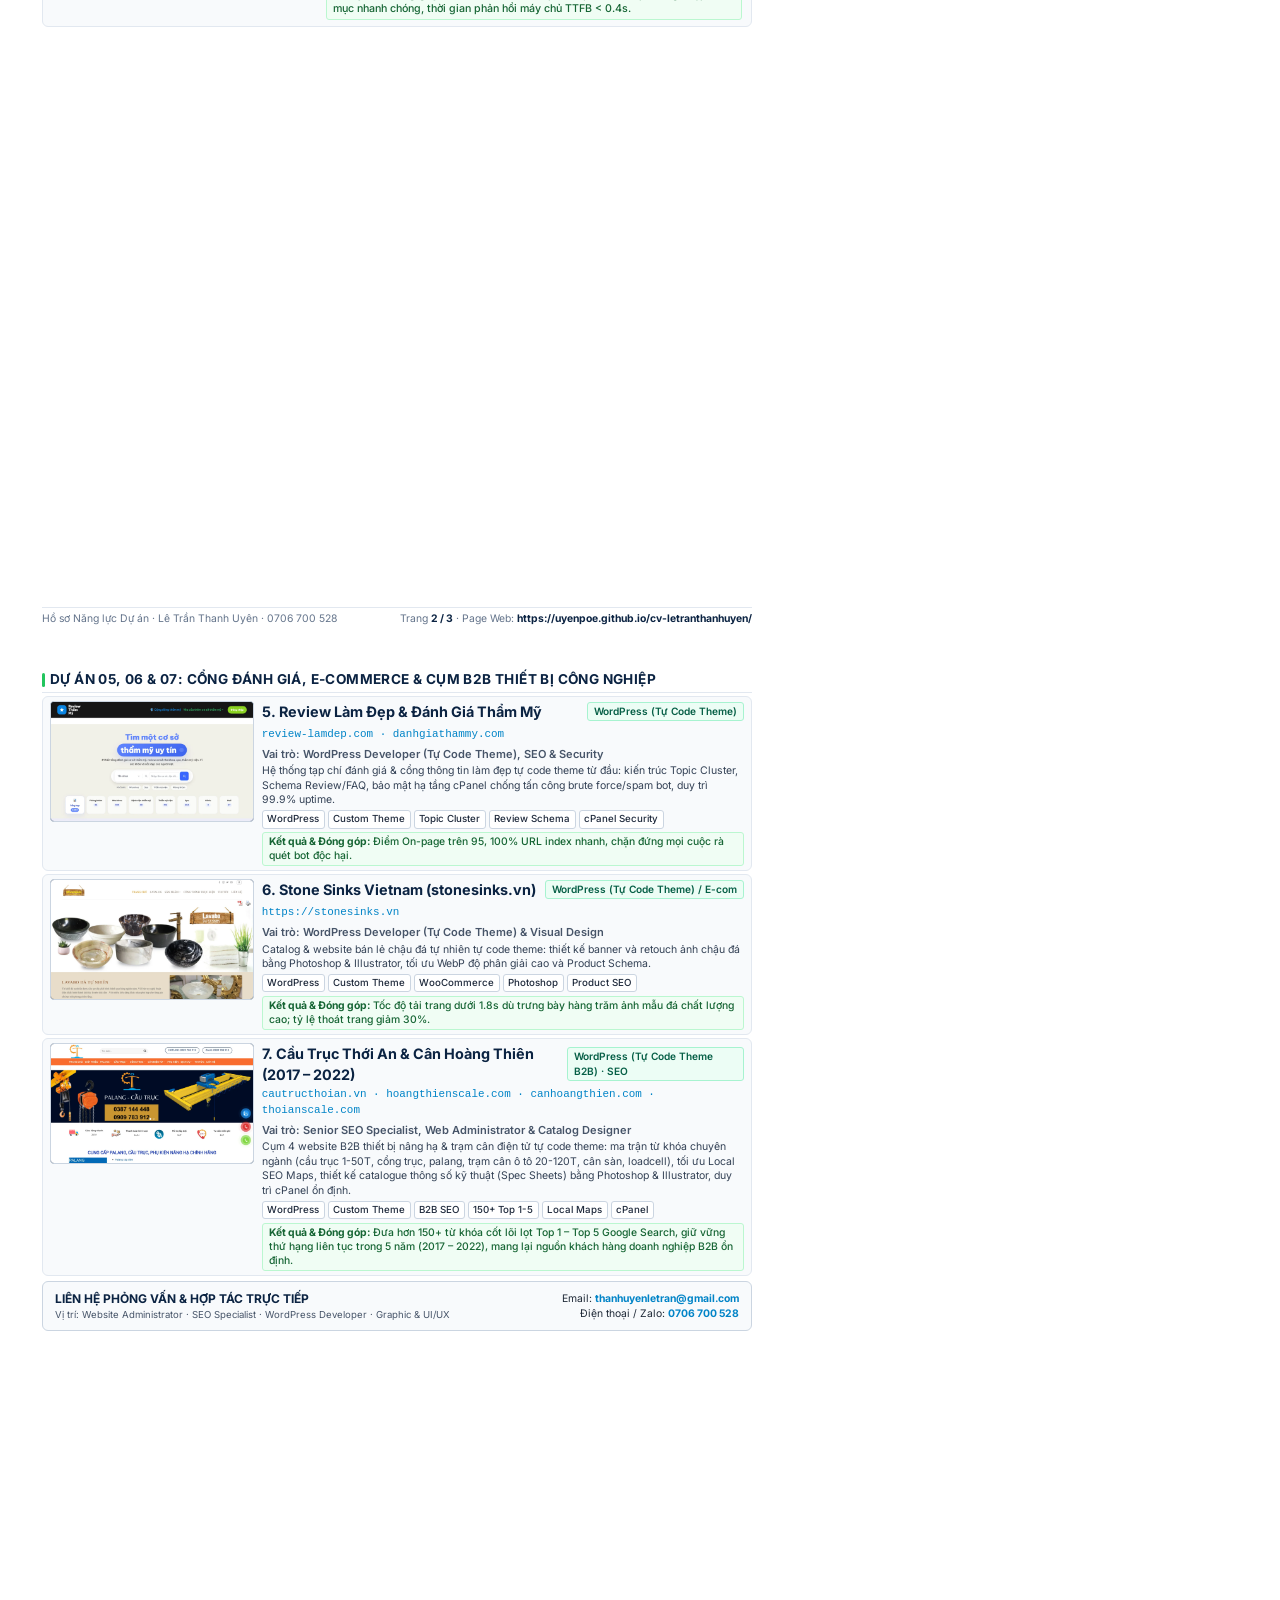
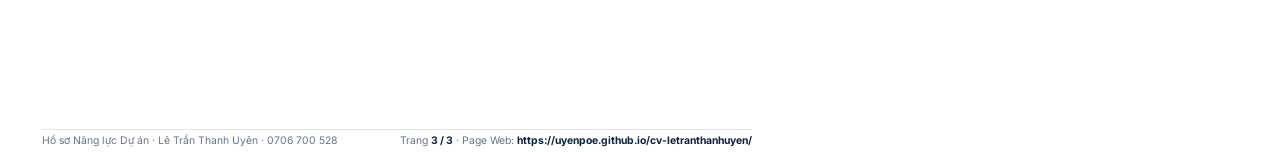
<file: portfolio-template.html>
<!DOCTYPE html>
<html lang="vi">
<head>
  <meta charset="UTF-8" />
  <meta name="viewport" content="width=device-width, initial-scale=1.0" />
  <title>Portfolio Hồ Sơ Năng Lực - Lê Trần Thanh Uyên</title>
  <link rel="preconnect" href="https://fonts.googleapis.com" />
  <link rel="preconnect" href="https://fonts.gstatic.com" crossorigin />
  <link href="https://fonts.googleapis.com/css2?family=Inter:wght@300;400;500;600;700;800&display=swap" rel="stylesheet" />
  <style>
    @page {
      size: A4 portrait;
      margin: 0;
    }
    *, *::before, *::after {
      box-sizing: border-box;
      margin: 0;
      padding: 0;
    }
    html, body {
      font-family: 'Inter', -apple-system, BlinkMacSystemFont, "Segoe UI", Roboto, sans-serif;
      background-color: #ffffff;
      color: #1f2937;
      font-size: 9.3pt;
      line-height: 1.46;
      -webkit-print-color-adjust: exact;
      print-color-adjust: exact;
    }
    a {
      color: #0284c7;
      text-decoration: none;
    }
    .page {
      width: 210mm;
      height: 297mm;
      max-height: 297mm;
      padding: 5.5mm 11mm 5mm 11mm;
      box-sizing: border-box;
      position: relative;
      background: #ffffff;
      page-break-after: always;
      break-after: page;
      overflow: hidden;
      display: flex;
      flex-direction: column;
      justify-content: space-between;
    }
    .page:last-child {
      page-break-after: auto;
      break-after: auto;
    }

    /* HEADER */
    .pf-header {
      background: linear-gradient(135deg, #0b2342 0%, #111827 100%);
      color: #ffffff;
      border-radius: 7px;
      padding: 9px 15px;
      margin-bottom: 5px;
      display: flex;
      justify-content: space-between;
      align-items: center;
      border-left: 5px solid #22c55e;
    }
    .pf-name {
      font-size: 19pt;
      font-weight: 800;
      color: #ffffff;
      margin-bottom: 2px;
    }
    .pf-subtitle {
      font-size: 9.8pt;
      font-weight: 600;
      color: #22c55e;
      text-transform: uppercase;
      letter-spacing: 0.8px;
    }
    .pf-contact {
      background: rgba(255, 255, 255, 0.08);
      border: 1px solid rgba(255, 255, 255, 0.15);
      border-radius: 6px;
      padding: 6px 11px;
      font-size: 8.2pt;
      color: #e5e7eb;
      display: flex;
      flex-direction: column;
      gap: 2.5px;
      min-width: 245px;
    }

    /* SECTION TITLE */
    .section-title {
      font-size: 10.2pt;
      font-weight: 700;
      color: #0b2342;
      text-transform: uppercase;
      letter-spacing: 0.4px;
      margin: 4px 0 3px 0;
      display: flex;
      align-items: center;
      gap: 5px;
      border-bottom: 1.5px solid #e2e8f0;
      padding-bottom: 2px;
    }
    .section-title::before {
      content: "";
      display: inline-block;
      width: 3.5px;
      height: 10.5pt;
      background-color: #22c55e;
      border-radius: 2px;
    }

    /* PROJECT SHOWCASE ROW */
    .project-showcase-row {
      display: grid;
      grid-template-columns: 140mm 1fr;
      gap: 10px;
      background: #f8fafc;
      border: 1px solid #e2e8f0;
      border-radius: 6px;
      padding: 7px 9px;
      margin-bottom: 5px;
    }
    .pf-proj-card {
      background: #f8fafc;
      border: 1px solid #e2e8f0;
      border-radius: 6px;
      padding: 6px 9px;
      margin-bottom: 5px;
      display: flex;
      gap: 10px;
      align-items: flex-start;
    }
    .pf-proj-card.compact {
      padding: 4px 7px;
      margin-bottom: 3px;
      gap: 8px;
    }
    .pf-proj-img {
      width: 70mm;
      height: 46mm;
      object-fit: cover;
      object-position: top;
      border-radius: 4px;
      border: 1px solid #cbd5e1;
      background: #0b2342;
      flex-shrink: 0;
    }
    .pf-proj-card.compact .pf-proj-img {
      width: 54mm;
      height: 32mm;
    }
    .pf-proj-card.compact .pf-proj-desc {
      font-size: 7.9pt;
      line-height: 1.38;
      margin-bottom: 2.5px;
    }
    .pf-proj-card.compact .pf-proj-results {
      padding: 2px 6px;
      font-size: 7.8pt;
      line-height: 1.34;
    }
    .pf-proj-content {
      flex: 1;
    }
    .pf-proj-top {
      display: flex;
      justify-content: space-between;
      align-items: center;
      margin-bottom: 2px;
    }
    .pf-proj-name {
      font-size: 10.8pt;
      font-weight: 700;
      color: #0b2342;
    }
    .pf-proj-badge {
      font-size: 7.6pt;
      font-weight: 600;
      background: #ecfdf5;
      color: #065f46;
      border: 1px solid #a7f3d0;
      padding: 1px 6px;
      border-radius: 3px;
    }
    .pf-proj-link {
      font-size: 8.2pt;
      color: #0284c7;
      font-family: monospace;
      display: inline-block;
      margin-bottom: 3px;
      font-weight: 500;
    }
    .pf-proj-role {
      font-size: 8.3pt;
      color: #475569;
      font-weight: 600;
      margin-bottom: 2.5px;
    }
    .pf-proj-desc {
      font-size: 8.3pt;
      color: #334155;
      line-height: 1.44;
      margin-bottom: 4px;
    }
    .pf-proj-techs {
      display: flex;
      flex-wrap: wrap;
      gap: 3px;
      margin-bottom: 3.5px;
    }
    .pf-tech-badge {
      font-size: 7.3pt;
      background: #ffffff;
      border: 1px solid #cbd5e1;
      color: #1e293b;
      padding: 1px 4.5px;
      border-radius: 3px;
      font-weight: 500;
    }
    .pf-proj-results {
      background: #f0fdf4;
      border: 1px solid #bbf7d0;
      color: #166534;
      font-size: 8.0pt;
      line-height: 1.38;
      padding: 2.5px 6px;
      border-radius: 3px;
      font-weight: 500;
    }

    /* FOOTER */
    .pf-footer {
      border-top: 1px solid #e2e8f0;
      padding-top: 3px;
      font-size: 7.8pt;
      color: #64748b;
      display: flex;
      justify-content: space-between;
      align-items: center;
    }
    .pf-footer strong {
      color: #0b2342;
    }
  </style>
</head>
<body>

  <!-- ================= PAGE 1 ================= -->
  <div class="page">
    <div>
      <header class="pf-header">
        <div>
          <h1 class="pf-name">LÊ TRẦN THANH UYÊN</h1>
          <div class="pf-subtitle">Hồ Sơ Năng Lực Dự Án (Project Portfolio Showcase)</div>
        </div>
        <div class="pf-contact">
          <div>Địa chỉ: <strong>TP. Hồ Chí Minh</strong> (Sẵn sàng nhận việc)</div>
          <div>Email: <strong>thanhuyenletran@gmail.com</strong> | Zalo: <strong>0706 700 528</strong></div>
          <div>Page Web: <strong>https://uyenpoe.github.io/cv-letranthanhuyen/</strong></div>
        </div>
      </header>

      <div style="background:#f0fdf4; border:1px solid #bbf7d0; border-radius:5px; padding:6px 10px; margin-bottom:7px; font-size:7.8pt; color:#166534; line-height:1.35;">
        <strong>TỔNG QUAN NĂNG LỰC DỰ ÁN:</strong> Hồ sơ tổng hợp 7 hệ thống website thực tế đã trực tiếp lập trình, quản trị hạ tầng, thiết kế đồ họa (Photoshop, Illustrator), giao diện UI/UX và tối ưu hóa SEO kỹ thuật. Mỗi dự án đều kèm website thực tế đang hoạt động và số liệu đo lường cụ thể.
      </div>

      <h2 class="section-title">Dự án 01 &amp; 02: Dịch Vụ Tài Chính (Blogspot CRO) &amp; Viện Thẩm Mỹ (WordPress)</h2>

      <!-- Proj 1 -->
      <div class="pf-proj-card">
        <img src="assets/images/projects/tai-chinh-tai-thanh.webp" alt="Tài Chính Tài Thành" class="pf-proj-img" />
        <div class="pf-proj-content">
          <div class="pf-proj-top">
            <span class="pf-proj-name">1. Tài Chính Tài Thành (taichinhtaithanh.com)</span>
            <span class="pf-proj-badge">Blogspot / Landing Page CRO</span>
          </div>
          <a class="pf-proj-link" href="https://www.taichinhtaithanh.com" target="_blank">https://www.taichinhtaithanh.com</a>
          <div class="pf-proj-role">Vai trò: Blogspot Frontend Developer &amp; CRO Specialist</div>
          <p class="pf-proj-desc">Landing Page tư vấn tài chính &amp; vay tín chấp nhanh 24h: tùy biến sâu XML Template của Google Blogspot, tối ưu vị trí biểu mẫu thu thập thông tin khách hàng (Lead Capture Form), tích hợp bảng tính ước lượng khoản vay tương tác bằng JavaScript và tối ưu On-page SEO.</p>
          <div class="pf-proj-techs">
            <span class="pf-tech-badge">Google Blogspot</span>
            <span class="pf-tech-badge">Custom XML</span>
            <span class="pf-tech-badge">HTML5 / CSS3</span>
            <span class="pf-tech-badge">JavaScript</span>
            <span class="pf-tech-badge">CRO Lead Form</span>
            <span class="pf-tech-badge">Loan Calculator</span>
            <span class="pf-tech-badge">Google CDN</span>
          </div>
          <div class="pf-proj-results">
            <strong>Kết quả &amp; Đóng góp:</strong> Uptime 100% nhờ máy chủ Google Server Engine, tốc độ tải trang 95+ trên di động, tối đa hóa tỷ lệ khách đăng ký tư vấn.
          </div>
        </div>
      </div>

      <!-- Proj 2 -->
      <div class="pf-proj-card">
        <img src="assets/images/projects/wangsun-luxury.webp" alt="WangSun Luxury" class="pf-proj-img" />
        <div class="pf-proj-content">
          <div class="pf-proj-top">
            <span class="pf-proj-name">2. Viện Thẩm Mỹ WangSun Luxury</span>
            <span class="pf-proj-badge">WordPress · Flatsome Theme</span>
          </div>
          <a class="pf-proj-link" href="https://vienthammywangsun.com" target="_blank">https://vienthammywangsun.com</a>
          <div class="pf-proj-role">Vai trò: WordPress Developer (Flatsome Child Theme) &amp; SEO</div>
          <p class="pf-proj-desc">Website thương hiệu viện thẩm mỹ hoàng gia với tùy biến chuyên sâu Flatsome Child Theme sang trọng, Schema MedicalBusiness, máy chủ cPanel và tối ưu thời gian tải trang dưới 2 giây.</p>
          <div class="pf-proj-techs">
            <span class="pf-tech-badge">WordPress</span>
            <span class="pf-tech-badge">Flatsome Theme</span>
            <span class="pf-tech-badge">Local SEO</span>
            <span class="pf-tech-badge">Schema JSON-LD</span>
            <span class="pf-tech-badge">Adobe Photoshop</span>
            <span class="pf-tech-badge">cPanel / SSL</span>
          </div>
          <div class="pf-proj-results">
            <strong>Kết quả &amp; Đóng góp:</strong> Bộ từ khóa dịch vụ làm đẹp tại TP.HCM vào trang 1 Google, tốc độ tải trang đạt 95/100 điểm, bảo mật an toàn 100%.
          </div>
        </div>
      </div>
    </div>

    <div class="pf-footer">
      <span>Hồ sơ Năng lực Dự án · Lê Trần Thanh Uyên · 0706 700 528</span>
      <span>Trang <strong>1 / 3</strong> · Page Web: <strong>https://uyenpoe.github.io/cv-letranthanhuyen/</strong></span>
    </div>
  </div>

  <!-- ================= PAGE 2 ================= -->
  <div class="page">
    <div>
      <h2 class="section-title">Dự án 03 &amp; 04: WordPress Tự Code Theme (E-commerce) &amp; Cổng Thông Tin Laravel MVC</h2>

      <!-- Proj 3 -->
      <div class="pf-proj-card">
        <img src="assets/images/projects/smartphone-ecommerce.webp" alt="Smartphone E-commerce" class="pf-proj-img" />
        <div class="pf-proj-content">
          <div class="pf-proj-top">
            <span class="pf-proj-name">3. Smartphone E-commerce</span>
            <span class="pf-proj-badge">WordPress · Tự Code Theme</span>
          </div>
          <a class="pf-proj-link" href="http://smartphone.taichinhtaithanh.com" target="_blank">http://smartphone.taichinhtaithanh.com</a>
          <div class="pf-proj-role">Vai trò: WordPress Developer (Tự Code Theme từ đầu) &amp; UI/UX</div>
          <p class="pf-proj-desc">Hệ thống website thương mại điện tử chuyên bán lẻ điện thoại thông minh: tự lập trình toàn bộ WordPress Theme từ đầu (loại bỏ mã thừa), tích hợp WooCommerce, bộ lọc sản phẩm đa thuộc tính (thương hiệu, RAM/ROM, giá), giỏ hàng và thanh toán mượt mà.</p>
          <div class="pf-proj-techs">
            <span class="pf-tech-badge">WordPress</span>
            <span class="pf-tech-badge">Custom Theme</span>
            <span class="pf-tech-badge">WooCommerce</span>
            <span class="pf-tech-badge">PHP / MySQL</span>
            <span class="pf-tech-badge">HTML5 / CSS3 / JS</span>
            <span class="pf-tech-badge">Adobe Photoshop</span>
            <span class="pf-tech-badge">UI/UX Web</span>
          </div>
          <div class="pf-proj-results">
            <strong>Kết quả &amp; Đóng góp:</strong> Điểm PageSpeed 90+, website tải dưới 1.5s, theme tự code tối ưu không bloatware, trải nghiệm mua sắm mượt mà trên mobile.
          </div>
        </div>
      </div>

      <!-- Proj 4 -->
      <div class="pf-proj-card">
        <img src="assets/images/projects/san-tham-my.webp" alt="Sàn Thẩm Mỹ" class="pf-proj-img" />
        <div class="pf-proj-content">
          <div class="pf-proj-top">
            <span class="pf-proj-name">4. Sàn Thẩm Mỹ (santhammy.com)</span>
            <span class="pf-proj-badge">Laravel Directory Portal</span>
          </div>
          <a class="pf-proj-link" href="https://santhammy.com" target="_blank">https://santhammy.com</a>
          <div class="pf-proj-role">Vai trò: Laravel Backend &amp; Technical SEO</div>
          <p class="pf-proj-desc">Cổng thông tin và sàn danh bạ thẩm mỹ viện uy tín xây dựng trên nền tảng Laravel (PHP &amp; MySQL): thiết kế kiến trúc MVC phân cấp theo địa bàn quận/huyện và chuyên khoa thẩm mỹ, tối ưu truy vấn cơ sở dữ liệu và xử lý caching mượt mà.</p>
          <div class="pf-proj-techs">
            <span class="pf-tech-badge">Laravel MVC</span>
            <span class="pf-tech-badge">PHP &amp; MySQL</span>
            <span class="pf-tech-badge">Clean Routing</span>
            <span class="pf-tech-badge">Technical SEO</span>
            <span class="pf-tech-badge">Cloudflare CDN</span>
            <span class="pf-tech-badge">UI/UX Web</span>
          </div>
          <div class="pf-proj-results">
            <strong>Kết quả &amp; Đóng góp:</strong> 100% URLs danh mục và địa điểm được Google lập chỉ mục nhanh chóng, thời gian phản hồi máy chủ TTFB &lt; 0.4s.
          </div>
        </div>
      </div>
    </div>

    <div class="pf-footer">
      <span>Hồ sơ Năng lực Dự án · Lê Trần Thanh Uyên · 0706 700 528</span>
      <span>Trang <strong>2 / 3</strong> · Page Web: <strong>https://uyenpoe.github.io/cv-letranthanhuyen/</strong></span>
    </div>
  </div>

  <!-- ================= PAGE 3 ================= -->
  <div class="page">
    <div>
      <h2 class="section-title">Dự án 05, 06 &amp; 07: Cổng Đánh Giá, E-commerce &amp; Cụm B2B Thiết Bị Công Nghiệp</h2>

      <!-- Proj 5 -->
      <div class="pf-proj-card compact">
        <img src="assets/images/projects/review-lam-dep.webp" alt="Review Làm Đẹp &amp; Đánh Giá Thẩm Mỹ" class="pf-proj-img" />
        <div class="pf-proj-content">
          <div class="pf-proj-top">
            <span class="pf-proj-name">5. Review Làm Đẹp &amp; Đánh Giá Thẩm Mỹ</span>
            <span class="pf-proj-badge">WordPress (Tự Code Theme)</span>
          </div>
          <a class="pf-proj-link" href="http://review-lamdep.com" target="_blank">review-lamdep.com · danhgiathammy.com</a>
          <div class="pf-proj-role">Vai trò: WordPress Developer (Tự Code Theme), SEO &amp; Security</div>
          <p class="pf-proj-desc">Hệ thống tạp chí đánh giá &amp; cổng thông tin làm đẹp tự code theme từ đầu: kiến trúc Topic Cluster, Schema Review/FAQ, bảo mật hạ tầng cPanel chống tấn công brute force/spam bot, duy trì 99.9% uptime.</p>
          <div class="pf-proj-techs">
            <span class="pf-tech-badge">WordPress</span>
            <span class="pf-tech-badge">Custom Theme</span>
            <span class="pf-tech-badge">Topic Cluster</span>
            <span class="pf-tech-badge">Review Schema</span>
            <span class="pf-tech-badge">cPanel Security</span>
          </div>
          <div class="pf-proj-results">
            <strong>Kết quả &amp; Đóng góp:</strong> Điểm On-page trên 95, 100% URL index nhanh, chặn đứng mọi cuộc rà quét bot độc hại.
          </div>
        </div>
      </div>

      <!-- Proj 6 -->
      <div class="pf-proj-card compact">
        <img src="assets/images/projects/stone-sinks.webp" alt="Stone Sinks Vietnam" class="pf-proj-img" />
        <div class="pf-proj-content">
          <div class="pf-proj-top">
            <span class="pf-proj-name">6. Stone Sinks Vietnam (stonesinks.vn)</span>
            <span class="pf-proj-badge">WordPress (Tự Code Theme) / E-com</span>
          </div>
          <a class="pf-proj-link" href="https://stonesinks.vn" target="_blank">https://stonesinks.vn</a>
          <div class="pf-proj-role">Vai trò: WordPress Developer (Tự Code Theme) &amp; Visual Design</div>
          <p class="pf-proj-desc">Catalog &amp; website bán lẻ chậu đá tự nhiên tự code theme: thiết kế banner và retouch ảnh chậu đá bằng Photoshop &amp; Illustrator, tối ưu WebP độ phân giải cao và Product Schema.</p>
          <div class="pf-proj-techs">
            <span class="pf-tech-badge">WordPress</span>
            <span class="pf-tech-badge">Custom Theme</span>
            <span class="pf-tech-badge">WooCommerce</span>
            <span class="pf-tech-badge">Photoshop</span>
            <span class="pf-tech-badge">Product SEO</span>
          </div>
          <div class="pf-proj-results">
            <strong>Kết quả &amp; Đóng góp:</strong> Tốc độ tải trang dưới 1.8s dù trưng bày hàng trăm ảnh mẫu đá chất lượng cao; tỷ lệ thoát trang giảm 30%.
          </div>
        </div>
      </div>

      <!-- Proj 7: B2B Industrial Equipment & Scale Network -->
      <div class="pf-proj-card compact">
        <img src="assets/images/projects/cautruc-thoian.webp" alt="Cầu Trục Thới An &amp; Cân Hoàng Thiên" class="pf-proj-img" />
        <div class="pf-proj-content">
          <div class="pf-proj-top">
            <span class="pf-proj-name">7. Cầu Trục Thới An &amp; Cân Hoàng Thiên (2017 – 2022)</span>
            <span class="pf-proj-badge">WordPress (Tự Code Theme B2B) · SEO</span>
          </div>
          <a class="pf-proj-link" href="https://cautructhoian.vn" target="_blank">cautructhoian.vn · hoangthienscale.com · canhoangthien.com · thoianscale.com</a>
          <div class="pf-proj-role">Vai trò: Senior SEO Specialist, Web Administrator &amp; Catalog Designer</div>
          <p class="pf-proj-desc">Cụm 4 website B2B thiết bị nâng hạ &amp; trạm cân điện tử tự code theme: ma trận từ khóa chuyên ngành (cầu trục 1-50T, cổng trục, palang, trạm cân ô tô 20-120T, cân sàn, loadcell), tối ưu Local SEO Maps, thiết kế catalogue thông số kỹ thuật (Spec Sheets) bằng Photoshop &amp; Illustrator, duy trì cPanel ổn định.</p>
          <div class="pf-proj-techs">
            <span class="pf-tech-badge">WordPress</span>
            <span class="pf-tech-badge">Custom Theme</span>
            <span class="pf-tech-badge">B2B SEO</span>
            <span class="pf-tech-badge">150+ Top 1-5</span>
            <span class="pf-tech-badge">Local Maps</span>
            <span class="pf-tech-badge">cPanel</span>
          </div>
          <div class="pf-proj-results">
            <strong>Kết quả &amp; Đóng góp:</strong> Đưa hơn 150+ từ khóa cốt lõi lọt Top 1 – Top 5 Google Search, giữ vững thứ hạng liên tục trong 5 năm (2017 – 2022), mang lại nguồn khách hàng doanh nghiệp B2B ổn định.
          </div>
        </div>
      </div>

      <!-- SUMMARY & CONTACT -->
      <div style="background:#f8fafc; border:1px solid #cbd5e1; border-radius:6px; padding:8px 12px; margin-top:5px; display:flex; justify-content:space-between; align-items:center;">
        <div>
          <div style="font-size:9pt; font-weight:700; color:#0b2342; margin-bottom:1px;">LIÊN HỆ PHỎNG VẤN &amp; HỢP TÁC TRỰC TIẾP</div>
          <div style="font-size:7.2pt; color:#475569;">Vị trí: Website Administrator · SEO Specialist · WordPress Developer · Graphic &amp; UI/UX</div>
        </div>
        <div style="font-size:7.8pt; text-align:right;">
          <div>Email: <strong style="color:#0284c7;">thanhuyenletran@gmail.com</strong></div>
          <div>Điện thoại / Zalo: <strong style="color:#0284c7;">0706 700 528</strong></div>
        </div>
      </div>
    </div>

    <div class="pf-footer">
      <span>Hồ sơ Năng lực Dự án · Lê Trần Thanh Uyên · 0706 700 528</span>
      <span>Trang <strong>3 / 3</strong> · Page Web: <strong>https://uyenpoe.github.io/cv-letranthanhuyen/</strong></span>
    </div>
  </div>

</body>
</html>
</file>
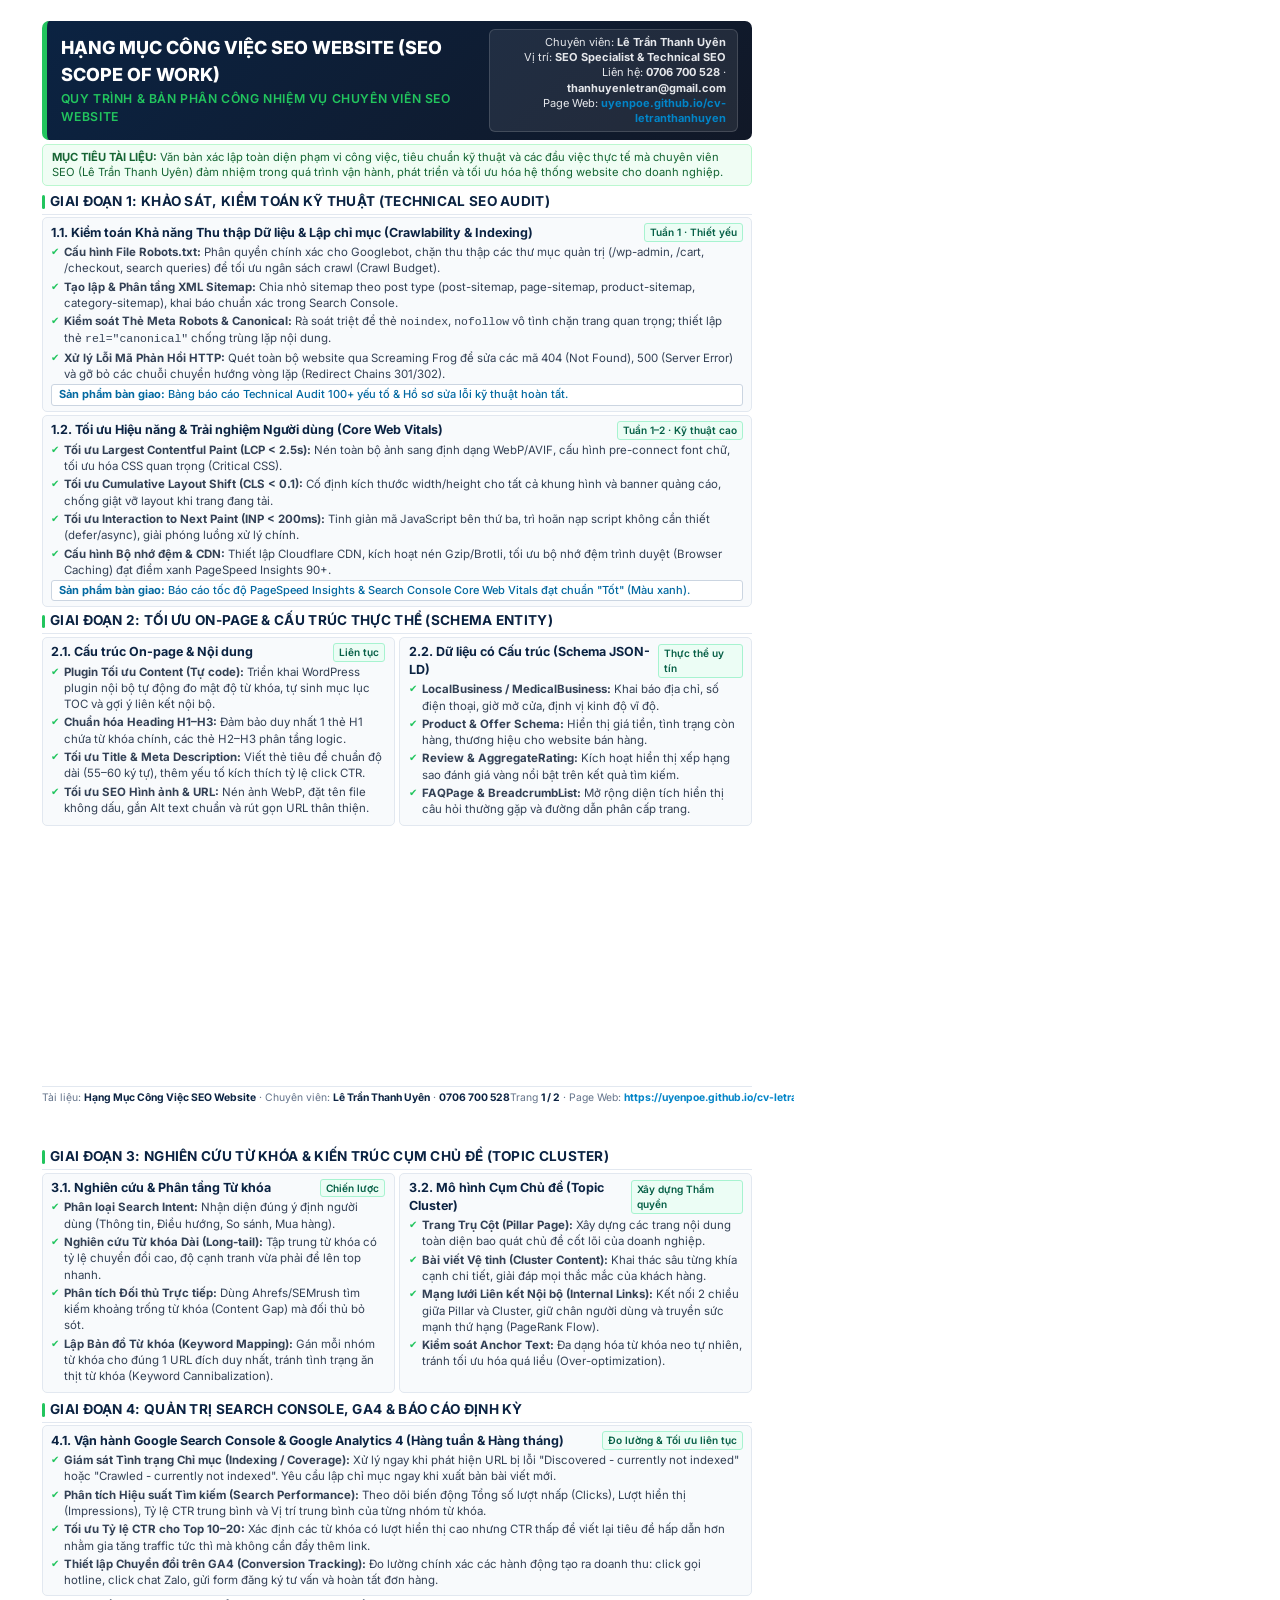
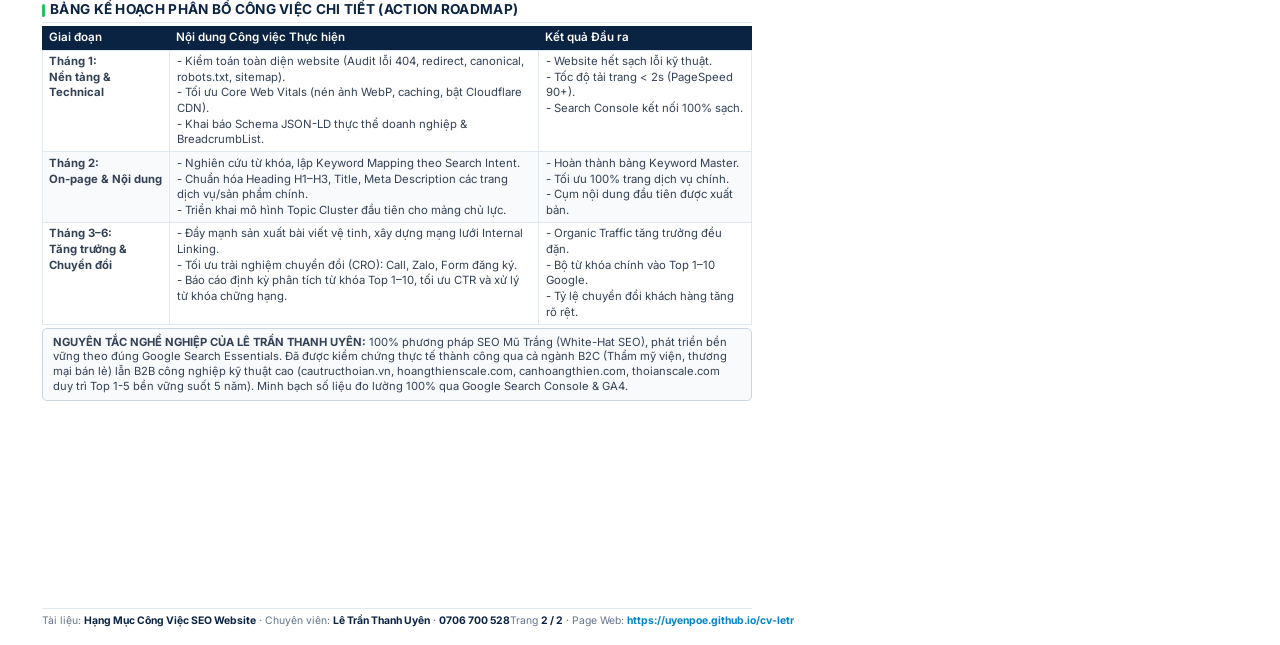
<file: seo-scope-of-work-template.html>
<!DOCTYPE html>
<html lang="vi">
<head>
  <meta charset="UTF-8" />
  <meta name="viewport" content="width=device-width, initial-scale=1.0" />
  <title>Bản Kế Hoạch &amp; Hạng Mục Công Việc SEO Web - Lê Trần Thanh Uyên</title>
  <link rel="preconnect" href="https://fonts.googleapis.com" />
  <link rel="preconnect" href="https://fonts.gstatic.com" crossorigin />
  <link href="https://fonts.googleapis.com/css2?family=Inter:wght@300;400;500;600;700;800&display=swap" rel="stylesheet" />
  <style>
    @page {
      size: A4 portrait;
      margin: 0;
    }
    *, *::before, *::after {
      box-sizing: border-box;
      margin: 0;
      padding: 0;
    }
    html, body {
      font-family: 'Inter', -apple-system, BlinkMacSystemFont, "Segoe UI", Roboto, sans-serif;
      background-color: #ffffff;
      color: #1f2937;
      font-size: 9.3pt;
      line-height: 1.46;
      -webkit-print-color-adjust: exact;
      print-color-adjust: exact;
    }
    a {
      color: #0284c7;
      text-decoration: none;
    }
    .page {
      width: 210mm;
      height: 297mm;
      max-height: 297mm;
      padding: 5.5mm 11mm 4.5mm 11mm;
      box-sizing: border-box;
      position: relative;
      background: #ffffff;
      page-break-after: always;
      break-after: page;
      overflow: hidden;
      display: flex;
      flex-direction: column;
      justify-content: space-between;
    }
    .page:last-child {
      page-break-after: auto;
      break-after: auto;
    }

    /* HEADER */
    .doc-header {
      background: linear-gradient(135deg, #0b2342 0%, #111827 100%);
      color: #ffffff;
      border-radius: 7px;
      padding: 8px 14px;
      margin-bottom: 4px;
      display: flex;
      justify-content: space-between;
      align-items: center;
      border-left: 5px solid #22c55e;
    }
    .doc-title {
      font-size: 13.5pt;
      font-weight: 800;
      color: #ffffff;
      margin-bottom: 2px;
    }
    .doc-sub {
      font-size: 9.2pt;
      font-weight: 600;
      color: #22c55e;
      text-transform: uppercase;
      letter-spacing: 0.6px;
    }
    .doc-author {
      background: rgba(255, 255, 255, 0.08);
      border: 1px solid rgba(255, 255, 255, 0.15);
      border-radius: 6px;
      padding: 5px 11px;
      font-size: 8.3pt;
      color: #e5e7eb;
      text-align: right;
      line-height: 1.38;
    }

    /* SECTION TITLE */
    .section-title {
      font-size: 10.2pt;
      font-weight: 700;
      color: #0b2342;
      text-transform: uppercase;
      letter-spacing: 0.3px;
      margin: 4px 0 2.5px 0;
      display: flex;
      align-items: center;
      gap: 5px;
      border-bottom: 1.5px solid #e2e8f0;
      padding-bottom: 2px;
    }
    .section-title::before {
      content: "";
      display: inline-block;
      width: 3.5px;
      height: 10.2pt;
      background-color: #22c55e;
      border-radius: 2px;
    }

    /* WORK SCOPE CARD */
    .scope-card {
      background: #f8fafc;
      border: 1px solid #e2e8f0;
      border-radius: 5px;
      padding: 5px 8.5px;
      margin-bottom: 3.5px;
    }
    .scope-card-header {
      display: flex;
      justify-content: space-between;
      align-items: center;
      margin-bottom: 2px;
    }
    .scope-card-title {
      font-size: 9.4pt;
      font-weight: 700;
      color: #0b2342;
      display: flex;
      align-items: center;
      gap: 5px;
    }
    .scope-badge {
      font-size: 7.6pt;
      font-weight: 600;
      background: #ecfdf5;
      color: #065f46;
      border: 1px solid #a7f3d0;
      padding: 1px 5px;
      border-radius: 3px;
    }
    .scope-list {
      list-style-type: none;
      padding-left: 0;
      font-size: 8.6pt;
      color: #334155;
    }
    .scope-list li {
      position: relative;
      padding-left: 13px;
      margin-bottom: 2px;
      line-height: 1.42;
    }
    .scope-list li::before {
      content: "✔";
      position: absolute;
      left: 0;
      top: 0;
      color: #22c55e;
      font-size: 7.6pt;
    }
    .scope-deliverable {
      background: #ffffff;
      border: 1px solid #cbd5e1;
      padding: 2px 7px;
      border-radius: 3px;
      font-size: 8.3pt;
      color: #0369a1;
      font-weight: 500;
      margin-top: 2px;
      line-height: 1.38;
    }

    /* TWO COLUMN GRID */
    .two-col-grid {
      display: grid;
      grid-template-columns: repeat(2, 1fr);
      gap: 4.5px;
      margin-bottom: 3px;
    }

    /* TIMELINE TABLE */
    .plan-table {
      width: 100%;
      border-collapse: collapse;
      font-size: 8.5pt;
      margin-top: 2.5px;
      margin-bottom: 3px;
    }
    .plan-table th {
      background: #0b2342;
      color: #ffffff;
      padding: 3.5px 6.5px;
      text-align: left;
      font-weight: 600;
      font-size: 8.7pt;
    }
    .plan-table td {
      border: 1px solid #e2e8f0;
      padding: 3.5px 6.5px;
      vertical-align: top;
      color: #334155;
      line-height: 1.38;
    }
    .plan-table tr:nth-child(even) td {
      background: #f8fafc;
    }

    /* FOOTER */
    .doc-footer {
      border-top: 1px solid #e2e8f0;
      padding-top: 3.5px;
      font-size: 7.8pt;
      color: #64748b;
      display: flex;
      justify-content: space-between;
      align-items: center;
      width: 100%;
      white-space: nowrap;
    }
    .doc-footer strong {
      color: #0b2342;
    }
  </style>
</head>
<body>

  <!-- ================= PAGE 1 ================= -->
  <div class="page">
    <div>
      <header class="doc-header">
        <div>
          <h1 class="doc-title">HẠNG MỤC CÔNG VIỆC SEO WEBSITE (SEO SCOPE OF WORK)</h1>
          <div class="doc-sub">Quy Trình &amp; Bản Phân Công Nhiệm Vụ Chuyên Viên SEO Website</div>
        </div>
        <div class="doc-author">
          <div>Chuyên viên: <strong>Lê Trần Thanh Uyên</strong></div>
          <div>Vị trí: <strong>SEO Specialist &amp; Technical SEO</strong></div>
          <div>Liên hệ: <strong>0706 700 528</strong> · <strong>thanhuyenletran@gmail.com</strong></div>
          <div>Page Web: <a href="https://uyenpoe.github.io/cv-letranthanhuyen/" target="_blank"><strong>uyenpoe.github.io/cv-letranthanhuyen</strong></a></div>
        </div>
      </header>

      <div style="background:#f0fdf4; border:1px solid #bbf7d0; border-radius:5px; padding:5px 9px; margin-bottom:6px; font-size:8.4pt; color:#166534; line-height:1.32;">
        <strong>MỤC TIÊU TÀI LIỆU:</strong> Văn bản xác lập toàn diện phạm vi công việc, tiêu chuẩn kỹ thuật và các đầu việc thực tế mà chuyên viên SEO (Lê Trần Thanh Uyên) đảm nhiệm trong quá trình vận hành, phát triển và tối ưu hóa hệ thống website cho doanh nghiệp.
      </div>

      <!-- GIAI ĐOẠN 1: TECHNICAL SEO AUDIT -->
      <h2 class="section-title">Giai đoạn 1: Khảo sát, Kiểm toán Kỹ thuật (Technical SEO Audit)</h2>
      <div class="scope-card">
        <div class="scope-card-header">
          <span class="scope-card-title">1.1. Kiểm toán Khả năng Thu thập Dữ liệu &amp; Lập chỉ mục (Crawlability &amp; Indexing)</span>
          <span class="scope-badge">Tuần 1 · Thiết yếu</span>
        </div>
        <ul class="scope-list">
          <li><strong>Cấu hình File Robots.txt:</strong> Phân quyền chính xác cho Googlebot, chặn thu thập các thư mục quản trị (/wp-admin, /cart, /checkout, search queries) để tối ưu ngân sách crawl (Crawl Budget).</li>
          <li><strong>Tạo lập &amp; Phân tầng XML Sitemap:</strong> Chia nhỏ sitemap theo post type (post-sitemap, page-sitemap, product-sitemap, category-sitemap), khai báo chuẩn xác trong Search Console.</li>
          <li><strong>Kiểm soát Thẻ Meta Robots &amp; Canonical:</strong> Rà soát triệt để thẻ <code>noindex</code>, <code>nofollow</code> vô tình chặn trang quan trọng; thiết lập thẻ <code>rel="canonical"</code> chống trùng lặp nội dung.</li>
          <li><strong>Xử lý Lỗi Mã Phản Hồi HTTP:</strong> Quét toàn bộ website qua Screaming Frog để sửa các mã 404 (Not Found), 500 (Server Error) và gỡ bỏ các chuỗi chuyển hướng vòng lặp (Redirect Chains 301/302).</li>
        </ul>
        <div class="scope-deliverable">
          <strong>Sản phẩm bàn giao:</strong> Bảng báo cáo Technical Audit 100+ yếu tố &amp; Hồ sơ sửa lỗi kỹ thuật hoàn tất.
        </div>
      </div>

      <div class="scope-card">
        <div class="scope-card-header">
          <span class="scope-card-title">1.2. Tối ưu Hiệu năng &amp; Trải nghiệm Người dùng (Core Web Vitals)</span>
          <span class="scope-badge">Tuần 1–2 · Kỹ thuật cao</span>
        </div>
        <ul class="scope-list">
          <li><strong>Tối ưu Largest Contentful Paint (LCP &lt; 2.5s):</strong> Nén toàn bộ ảnh sang định dạng WebP/AVIF, cấu hình pre-connect font chữ, tối ưu hóa CSS quan trọng (Critical CSS).</li>
          <li><strong>Tối ưu Cumulative Layout Shift (CLS &lt; 0.1):</strong> Cố định kích thước width/height cho tất cả khung hình và banner quảng cáo, chống giật vỡ layout khi trang đang tải.</li>
          <li><strong>Tối ưu Interaction to Next Paint (INP &lt; 200ms):</strong> Tinh giản mã JavaScript bên thứ ba, trì hoãn nạp script không cần thiết (defer/async), giải phóng luồng xử lý chính.</li>
          <li><strong>Cấu hình Bộ nhớ đệm &amp; CDN:</strong> Thiết lập Cloudflare CDN, kích hoạt nén Gzip/Brotli, tối ưu bộ nhớ đệm trình duyệt (Browser Caching) đạt điểm xanh PageSpeed Insights 90+.</li>
        </ul>
        <div class="scope-deliverable">
          <strong>Sản phẩm bàn giao:</strong> Báo cáo tốc độ PageSpeed Insights &amp; Search Console Core Web Vitals đạt chuẩn "Tốt" (Màu xanh).
        </div>
      </div>

      <!-- GIAI ĐOẠN 2: ON-PAGE SEO & ENTITY -->
      <h2 class="section-title">Giai đoạn 2: Tối ưu On-page &amp; Cấu trúc Thực thể (Schema Entity)</h2>
      <div class="two-col-grid">
        <div class="scope-card">
          <div class="scope-card-header">
            <span class="scope-card-title">2.1. Cấu trúc On-page &amp; Nội dung</span>
            <span class="scope-badge">Liên tục</span>
          </div>
          <ul class="scope-list">
            <li><strong>Plugin Tối ưu Content (Tự code):</strong> Triển khai WordPress plugin nội bộ tự động đo mật độ từ khóa, tự sinh mục lục TOC và gợi ý liên kết nội bộ.</li>
            <li><strong>Chuẩn hóa Heading H1–H3:</strong> Đảm bảo duy nhất 1 thẻ H1 chứa từ khóa chính, các thẻ H2–H3 phân tầng logic.</li>
            <li><strong>Tối ưu Title &amp; Meta Description:</strong> Viết thẻ tiêu đề chuẩn độ dài (55–60 ký tự), thêm yếu tố kích thích tỷ lệ click CTR.</li>
            <li><strong>Tối ưu SEO Hình ảnh &amp; URL:</strong> Nén ảnh WebP, đặt tên file không dấu, gắn Alt text chuẩn và rút gọn URL thân thiện.</li>
          </ul>
        </div>

        <div class="scope-card">
          <div class="scope-card-header">
            <span class="scope-card-title">2.2. Dữ liệu có Cấu trúc (Schema JSON-LD)</span>
            <span class="scope-badge">Thực thể uy tín</span>
          </div>
          <ul class="scope-list">
            <li><strong>LocalBusiness / MedicalBusiness:</strong> Khai báo địa chỉ, số điện thoại, giờ mở cửa, định vị kinh độ vĩ độ.</li>
            <li><strong>Product &amp; Offer Schema:</strong> Hiển thị giá tiền, tình trạng còn hàng, thương hiệu cho website bán hàng.</li>
            <li><strong>Review &amp; AggregateRating:</strong> Kích hoạt hiển thị xếp hạng sao đánh giá vàng nổi bật trên kết quả tìm kiếm.</li>
            <li><strong>FAQPage &amp; BreadcrumbList:</strong> Mở rộng diện tích hiển thị câu hỏi thường gặp và đường dẫn phân cấp trang.</li>
          </ul>
        </div>
      </div>
    </div>

    <div class="doc-footer">
      <span>Tài liệu: <strong>Hạng Mục Công Việc SEO Website</strong> · Chuyên viên: <strong>Lê Trần Thanh Uyên</strong> · <strong>0706 700 528</strong></span>
      <span>Trang <strong>1 / 2</strong> · Page Web: <strong style="color:#0284c7;">https://uyenpoe.github.io/cv-letranthanhuyen/</strong></span>
    </div>
  </div>

  <!-- ================= PAGE 2 ================= -->
  <div class="page">
    <div>
      <!-- GIAI ĐOẠN 3: CHIẾN LƯỢC TỪ KHÓA & NỘI DUNG -->
      <h2 class="section-title">Giai đoạn 3: Nghiên cứu Từ khóa &amp; Kiến trúc Cụm Chủ đề (Topic Cluster)</h2>
      <div class="two-col-grid">
        <div class="scope-card">
          <div class="scope-card-header">
            <span class="scope-card-title">3.1. Nghiên cứu &amp; Phân tầng Từ khóa</span>
            <span class="scope-badge">Chiến lược</span>
          </div>
          <ul class="scope-list">
            <li><strong>Phân loại Search Intent:</strong> Nhận diện đúng ý định người dùng (Thông tin, Điều hướng, So sánh, Mua hàng).</li>
            <li><strong>Nghiên cứu Từ khóa Dài (Long-tail):</strong> Tập trung từ khóa có tỷ lệ chuyển đổi cao, độ cạnh tranh vừa phải để lên top nhanh.</li>
            <li><strong>Phân tích Đối thủ Trực tiếp:</strong> Dùng Ahrefs/SEMrush tìm kiếm khoảng trống từ khóa (Content Gap) mà đối thủ bỏ sót.</li>
            <li><strong>Lập Bản đồ Từ khóa (Keyword Mapping):</strong> Gán mỗi nhóm từ khóa cho đúng 1 URL đích duy nhất, tránh tình trạng ăn thịt từ khóa (Keyword Cannibalization).</li>
          </ul>
        </div>

        <div class="scope-card">
          <div class="scope-card-header">
            <span class="scope-card-title">3.2. Mô hình Cụm Chủ đề (Topic Cluster)</span>
            <span class="scope-badge">Xây dựng Thẩm quyền</span>
          </div>
          <ul class="scope-list">
            <li><strong>Trang Trụ Cột (Pillar Page):</strong> Xây dựng các trang nội dung toàn diện bao quát chủ đề cốt lõi của doanh nghiệp.</li>
            <li><strong>Bài viết Vệ tinh (Cluster Content):</strong> Khai thác sâu từng khía cạnh chi tiết, giải đáp mọi thắc mắc của khách hàng.</li>
            <li><strong>Mạng lưới Liên kết Nội bộ (Internal Links):</strong> Kết nối 2 chiều giữa Pillar và Cluster, giữ chân người dùng và truyền sức mạnh thứ hạng (PageRank Flow).</li>
            <li><strong>Kiểm soát Anchor Text:</strong> Đa dạng hóa từ khóa neo tự nhiên, tránh tối ưu hóa quá liều (Over-optimization).</li>
          </ul>
        </div>
      </div>

      <!-- GIAI ĐOẠN 4: ĐO LƯỜNG, BẢO TRÌ & BÁO CÁO -->
      <h2 class="section-title">Giai đoạn 4: Quản trị Search Console, GA4 &amp; Báo cáo Định kỳ</h2>
      <div class="scope-card">
        <div class="scope-card-header">
          <span class="scope-card-title">4.1. Vận hành Google Search Console &amp; Google Analytics 4 (Hàng tuần &amp; Hàng tháng)</span>
          <span class="scope-badge">Đo lường &amp; Tối ưu liên tục</span>
        </div>
        <ul class="scope-list">
          <li><strong>Giám sát Tình trạng Chỉ mục (Indexing / Coverage):</strong> Xử lý ngay khi phát hiện URL bị lỗi "Discovered - currently not indexed" hoặc "Crawled - currently not indexed". Yêu cầu lập chỉ mục ngay khi xuất bản bài viết mới.</li>
          <li><strong>Phân tích Hiệu suất Tìm kiếm (Search Performance):</strong> Theo dõi biến động Tổng số lượt nhấp (Clicks), Lượt hiển thị (Impressions), Tỷ lệ CTR trung bình và Vị trí trung bình của từng nhóm từ khóa.</li>
          <li><strong>Tối ưu Tỷ lệ CTR cho Top 10–20:</strong> Xác định các từ khóa có lượt hiển thị cao nhưng CTR thấp để viết lại tiêu đề hấp dẫn hơn nhằm gia tăng traffic tức thì mà không cần đẩy thêm link.</li>
          <li><strong>Thiết lập Chuyển đổi trên GA4 (Conversion Tracking):</strong> Đo lường chính xác các hành động tạo ra doanh thu: click gọi hotline, click chat Zalo, gửi form đăng ký tư vấn và hoàn tất đơn hàng.</li>
        </ul>
      </div>

      <!-- BẢNG LỘ TRÌNH TRIỂN KHAI THEO TUẦN / THÁNG -->
      <h2 class="section-title">Bảng Kế hoạch Phân bổ Công việc Chi tiết (Action Roadmap)</h2>
      <table class="plan-table">
        <thead>
          <tr>
            <th style="width:18%;">Giai đoạn</th>
            <th style="width:52%;">Nội dung Công việc Thực hiện</th>
            <th style="width:30%;">Kết quả Đầu ra</th>
          </tr>
        </thead>
        <tbody>
          <tr>
            <td><strong>Tháng 1:<br/>Nền tảng &amp; Technical</strong></td>
            <td>
              - Kiểm toán toàn diện website (Audit lỗi 404, redirect, canonical, robots.txt, sitemap).<br/>
              - Tối ưu Core Web Vitals (nén ảnh WebP, caching, bật Cloudflare CDN).<br/>
              - Khai báo Schema JSON-LD thực thể doanh nghiệp &amp; BreadcrumbList.
            </td>
            <td>
              - Website hết sạch lỗi kỹ thuật.<br/>
              - Tốc độ tải trang &lt; 2s (PageSpeed 90+).<br/>
              - Search Console kết nối 100% sạch.
            </td>
          </tr>
          <tr>
            <td><strong>Tháng 2:<br/>On-page &amp; Nội dung</strong></td>
            <td>
              - Nghiên cứu từ khóa, lập Keyword Mapping theo Search Intent.<br/>
              - Chuẩn hóa Heading H1–H3, Title, Meta Description các trang dịch vụ/sản phẩm chính.<br/>
              - Triển khai mô hình Topic Cluster đầu tiên cho mảng chủ lực.
            </td>
            <td>
              - Hoàn thành bảng Keyword Master.<br/>
              - Tối ưu 100% trang dịch vụ chính.<br/>
              - Cụm nội dung đầu tiên được xuất bản.
            </td>
          </tr>
          <tr>
            <td><strong>Tháng 3–6:<br/>Tăng trưởng &amp; Chuyển đổi</strong></td>
            <td>
              - Đẩy mạnh sản xuất bài viết vệ tinh, xây dựng mạng lưới Internal Linking.<br/>
              - Tối ưu trải nghiệm chuyển đổi (CRO): Call, Zalo, Form đăng ký.<br/>
              - Báo cáo định kỳ phân tích từ khóa Top 1–10, tối ưu CTR và xử lý từ khóa chững hạng.
            </td>
            <td>
              - Organic Traffic tăng trưởng đều đặn.<br/>
              - Bộ từ khóa chính vào Top 1–10 Google.<br/>
              - Tỷ lệ chuyển đổi khách hàng tăng rõ rệt.
            </td>
          </tr>
        </tbody>
      </table>

      <!-- CAM KẾT VÀ NGUYÊN TẮC LÀM VIỆC -->
      <div style="background:#f8fafc; border:1px solid #cbd5e1; border-radius:5px; padding:6px 10px; font-size:8.4pt; color:#334155; line-height:1.32;">
        <strong>NGUYÊN TẮC NGHỀ NGHIỆP CỦA LÊ TRẦN THANH UYÊN:</strong> 
        100% phương pháp SEO Mũ Trắng (White-Hat SEO), phát triển bền vững theo đúng Google Search Essentials. Đã được kiểm chứng thực tế thành công qua cả ngành B2C (Thẩm mỹ viện, thương mại bán lẻ) lẫn B2B công nghiệp kỹ thuật cao (cautructhoian.vn, hoangthienscale.com, canhoangthien.com, thoianscale.com duy trì Top 1-5 bền vững suốt 5 năm). Minh bạch số liệu đo lường 100% qua Google Search Console &amp; GA4.
      </div>
    </div>

    <div class="doc-footer">
      <span>Tài liệu: <strong>Hạng Mục Công Việc SEO Website</strong> · Chuyên viên: <strong>Lê Trần Thanh Uyên</strong> · <strong>0706 700 528</strong></span>
      <span>Trang <strong>2 / 2</strong> · Page Web: <strong style="color:#0284c7;">https://uyenpoe.github.io/cv-letranthanhuyen/</strong></span>
    </div>
  </div>

</body>
</html>
</file>
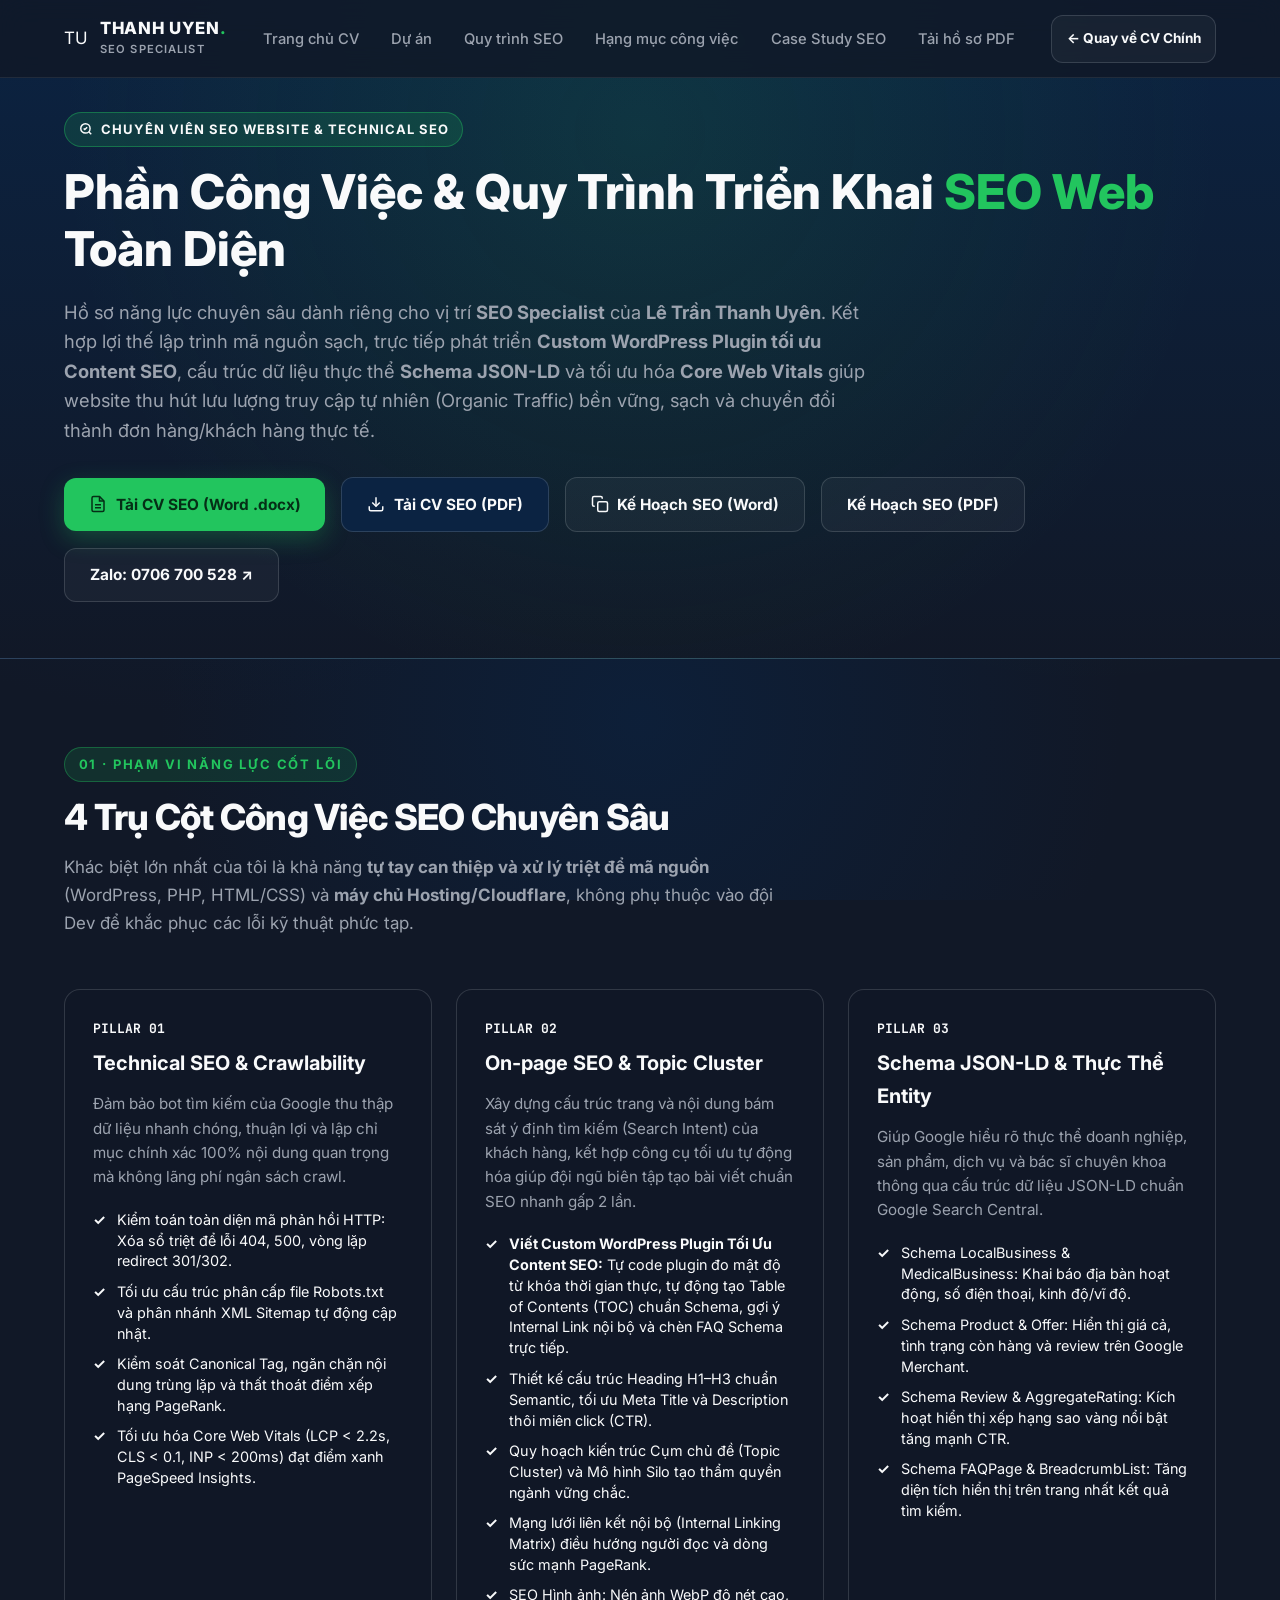
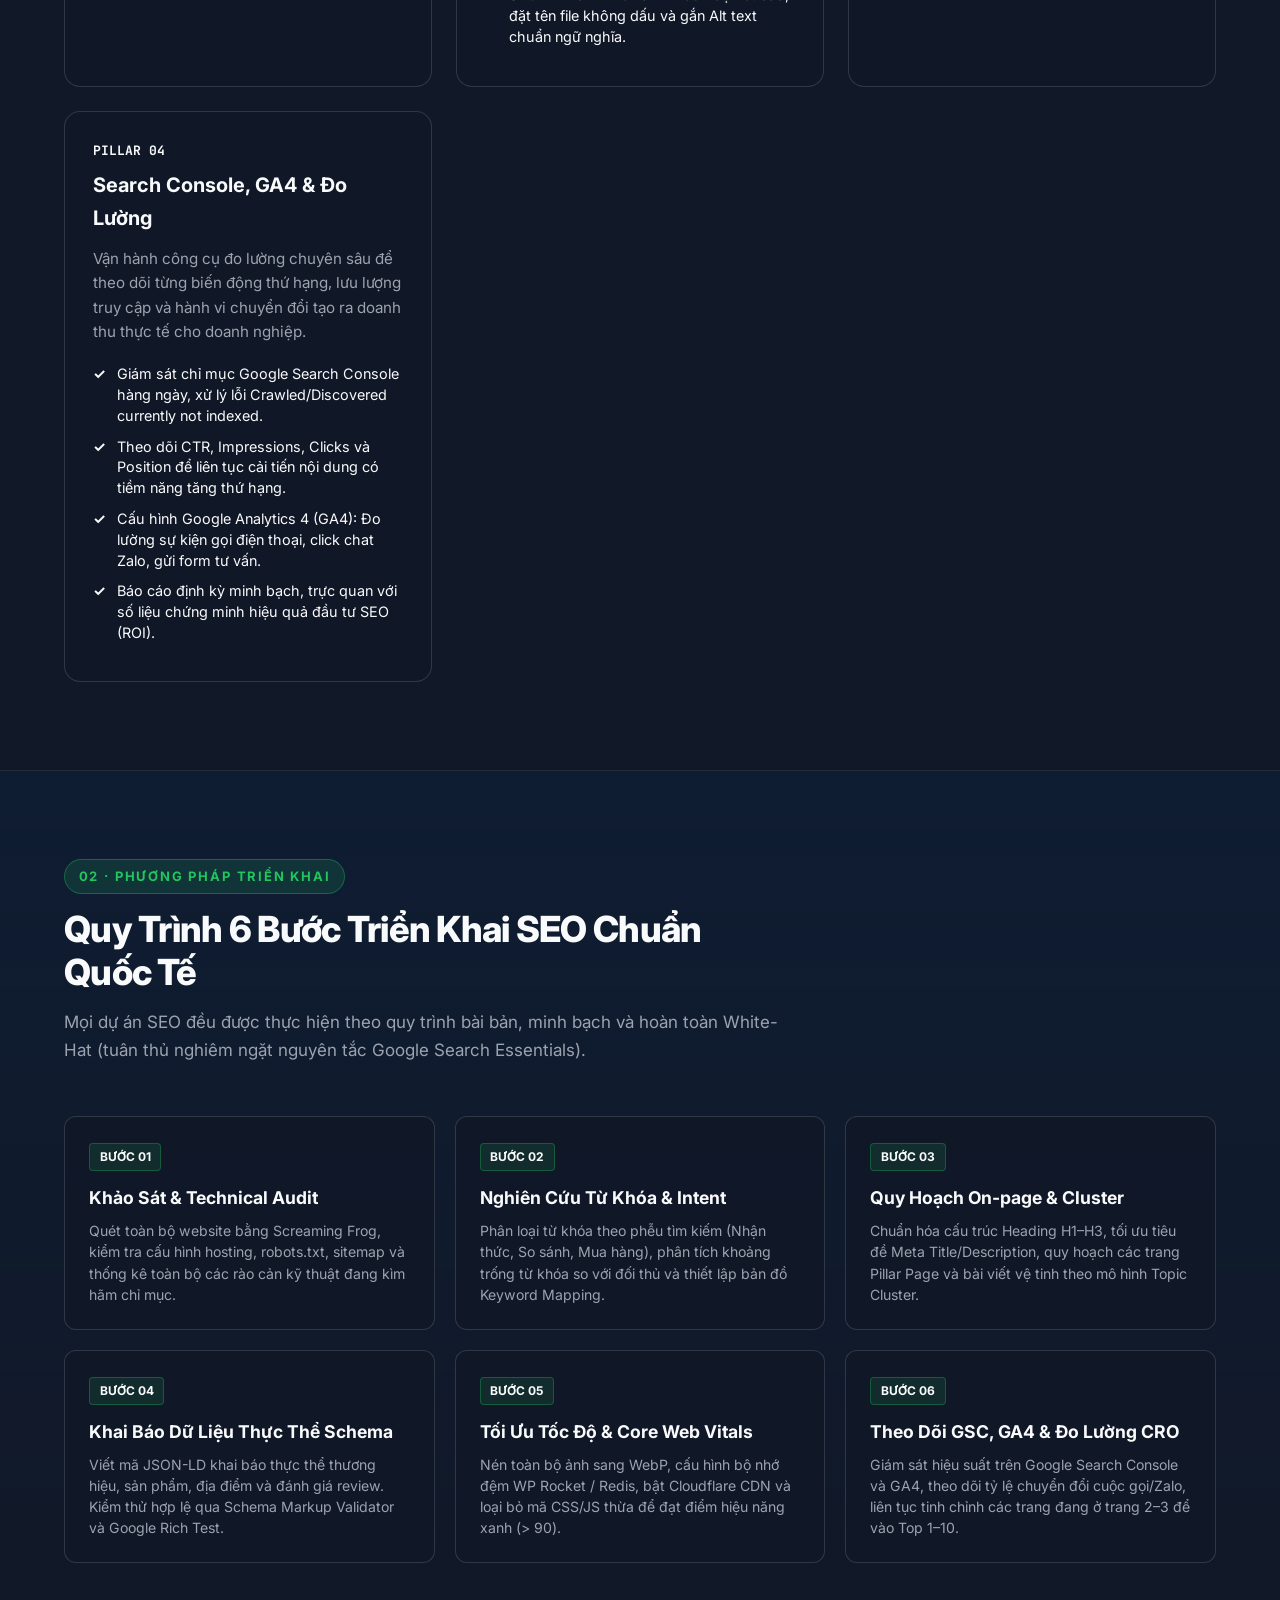
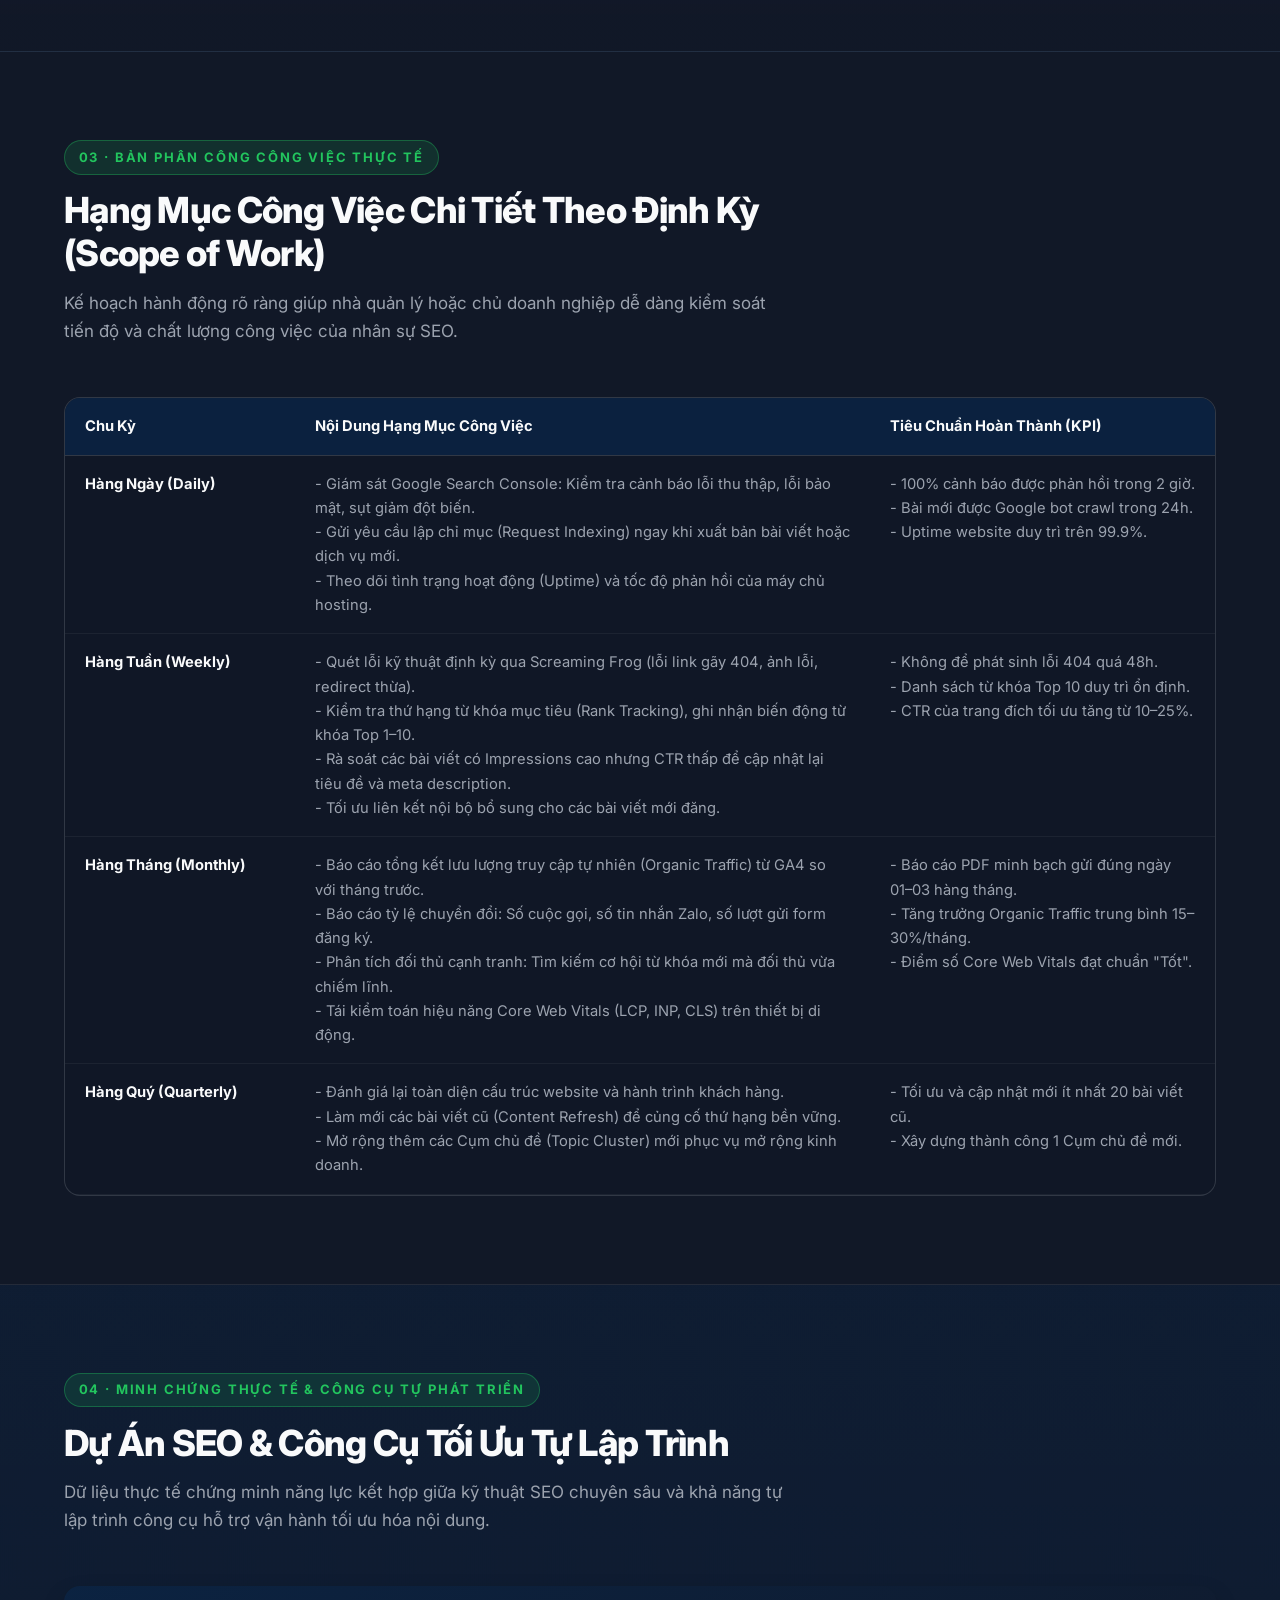
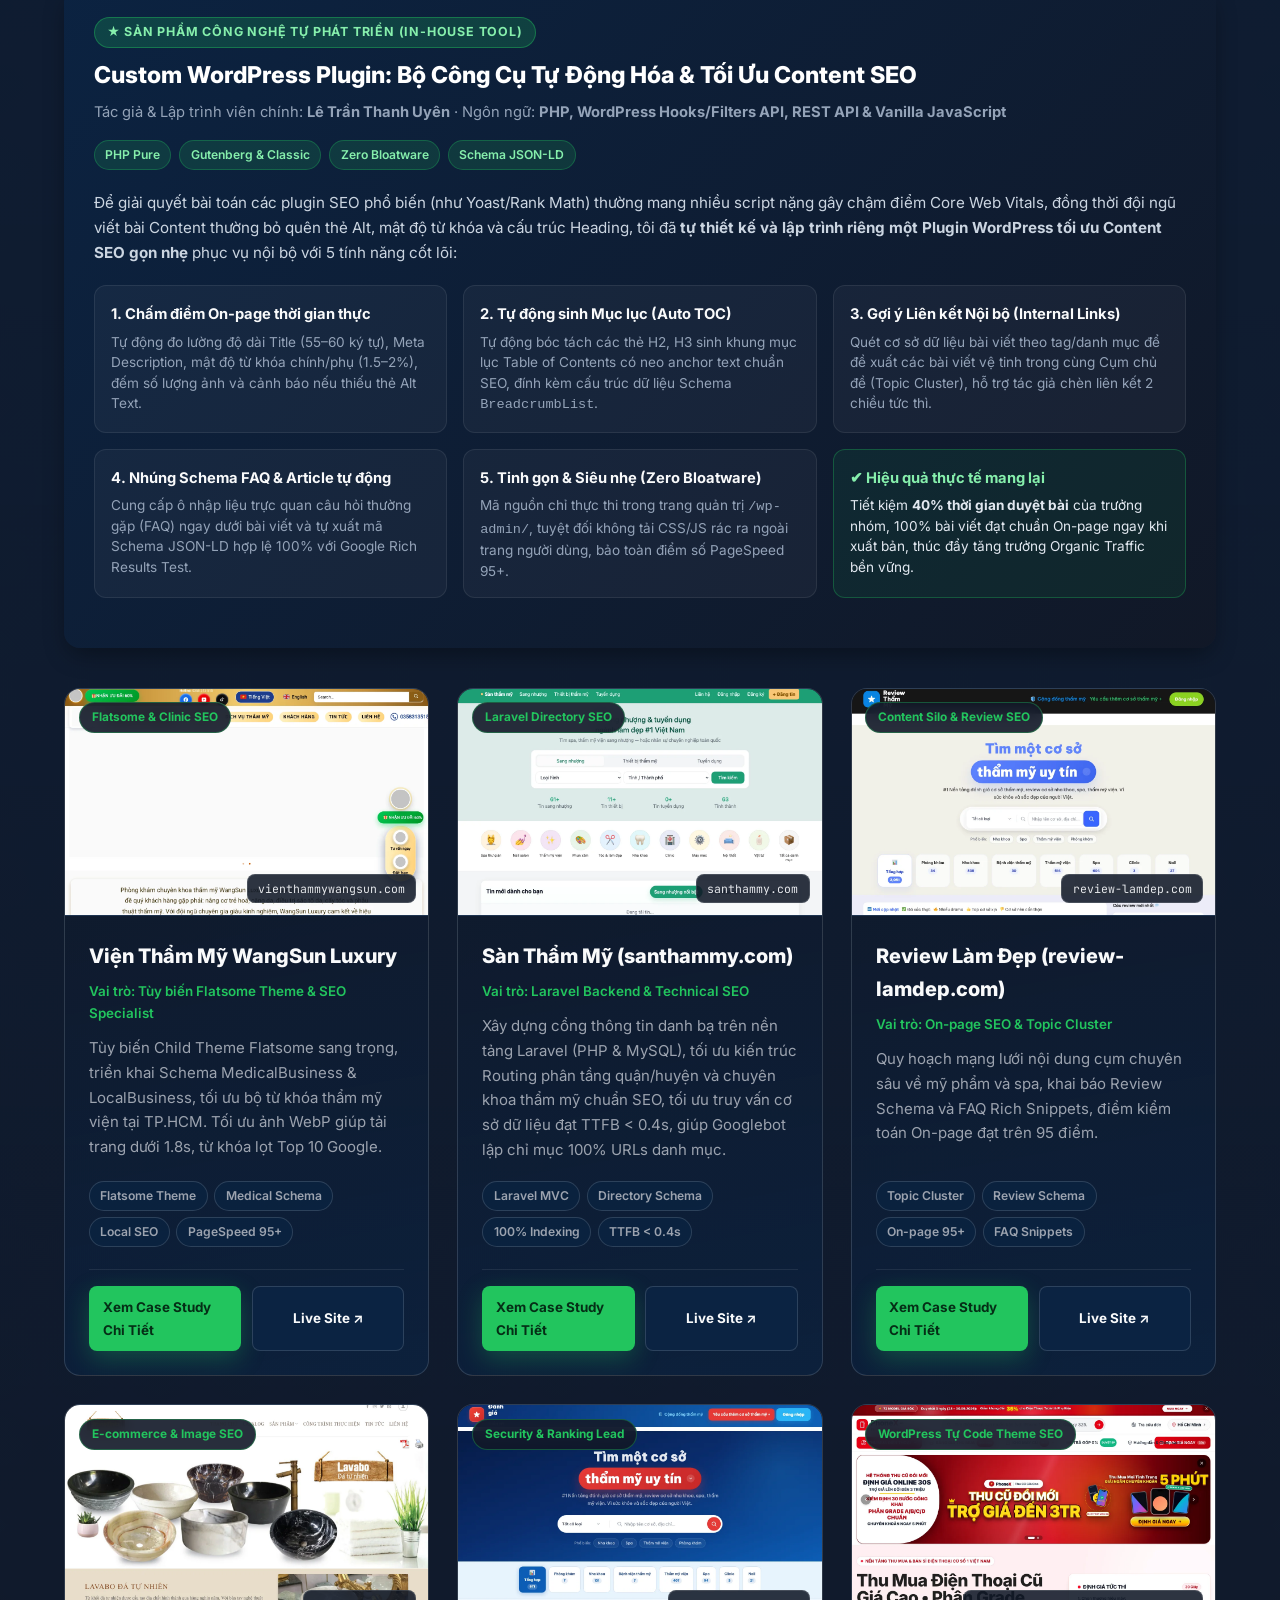
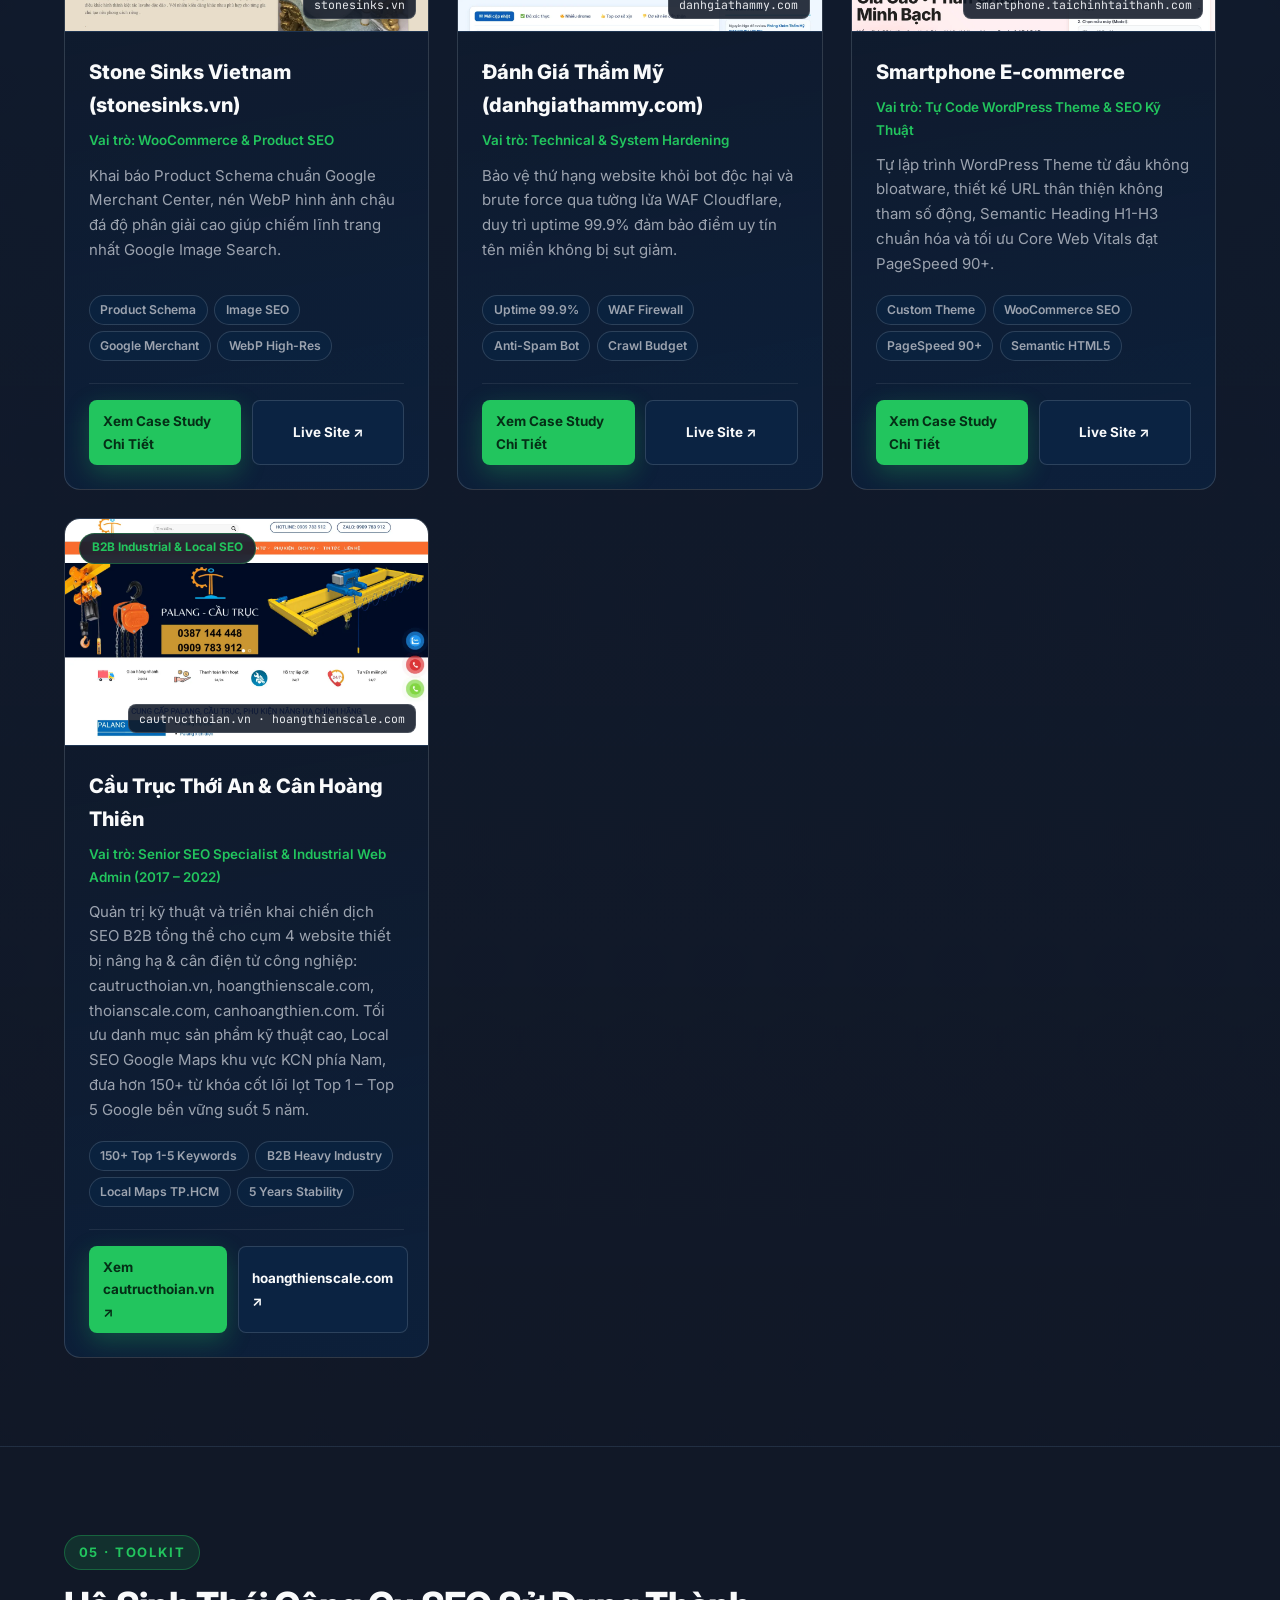
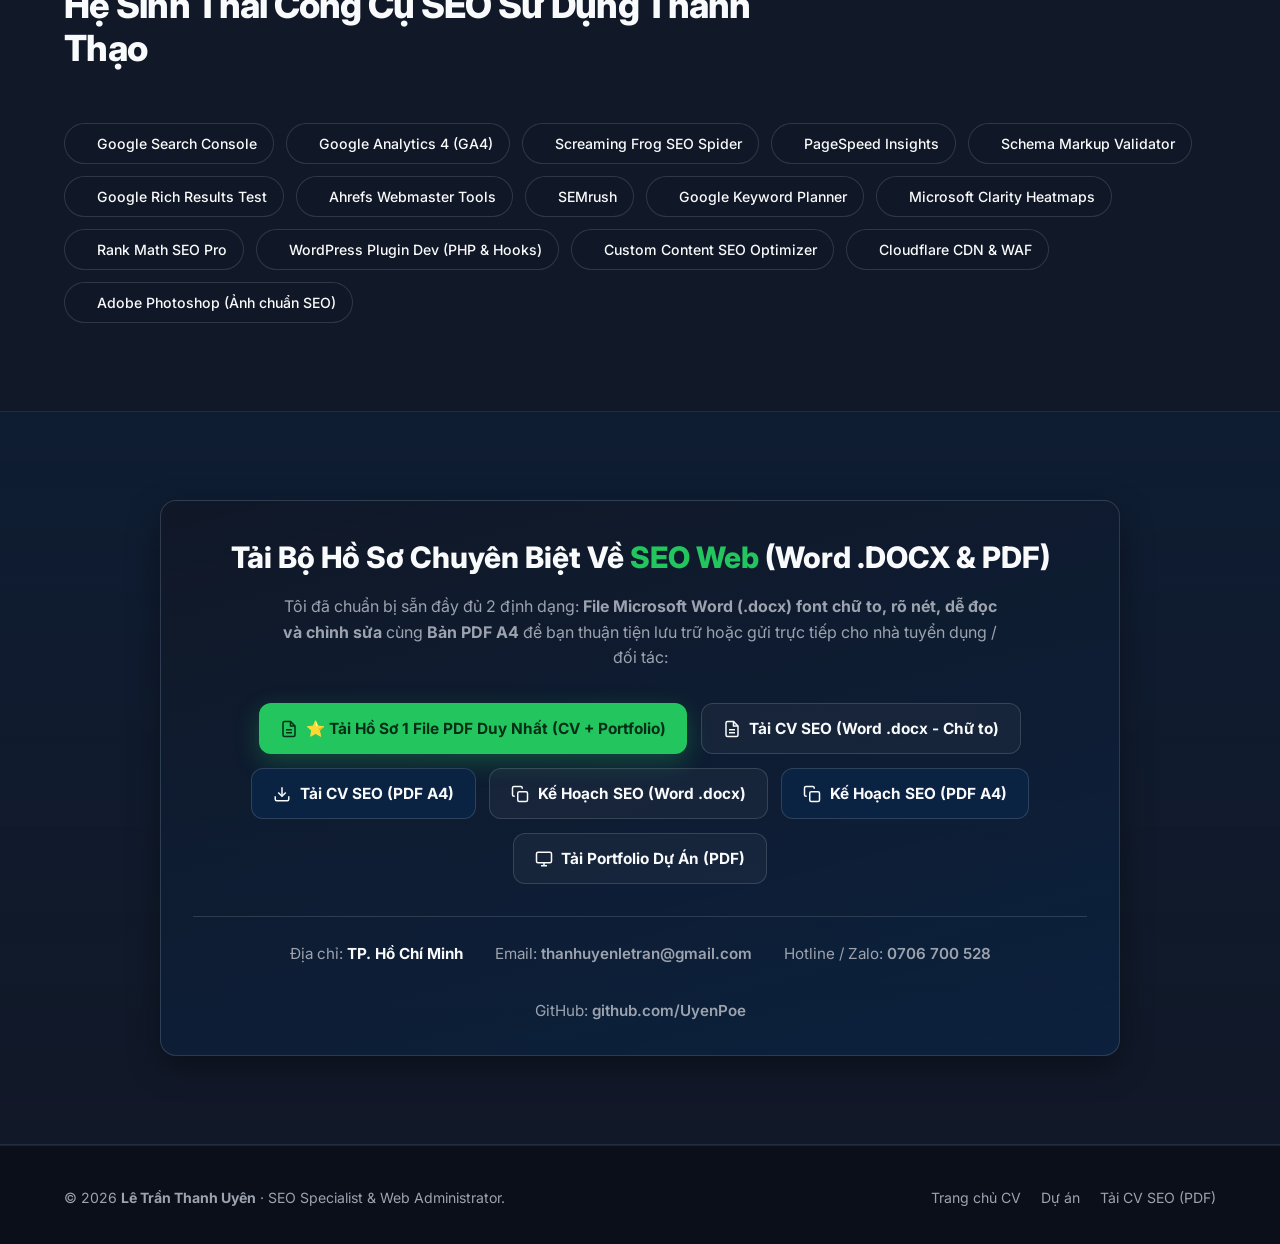
<file: seo-specialist.html>
<!DOCTYPE html>
<html lang="vi">
<head>
  <meta charset="UTF-8" />
  <meta name="viewport" content="width=device-width, initial-scale=1.0" />
  <title>Phần Công Việc SEO Web &amp; Chuyên Môn SEO Specialist | Lê Trần Thanh Uyên</title>
  <meta name="description" content="Chi tiết phần công việc SEO Web, quy trình kiểm toán Technical SEO, On-page, Cấu trúc dữ liệu Schema JSON-LD, Core Web Vitals và 6 Case Study thực tế của Lê Trần Thanh Uyên." />
  <meta name="keywords" content="SEO Specialist, Công việc SEO Web, Technical SEO, On-page SEO, Schema JSON-LD, Core Web Vitals, Search Console, GA4, Lê Trần Thanh Uyên" />
  <link rel="canonical" href="https://uyenpoe.github.io/cv-letranthanhuyen/seo-specialist.html" />

  <!-- Open Graph -->
  <meta property="og:title" content="Phần Công Việc SEO Web &amp; Chuyên Môn SEO Specialist – Lê Trần Thanh Uyên" />
  <meta property="og:description" content="Chi tiết quy trình triển khai Technical SEO, On-page, Cấu trúc Schema Entity và các dự án SEO thực tế." />
  <meta property="og:type" content="article" />
  <meta property="og:url" content="https://uyenpoe.github.io/cv-letranthanhuyen/seo-specialist.html" />
  <meta property="og:image" content="https://uyenpoe.github.io/cv-letranthanhuyen/assets/images/projects/wangsun-luxury.png" />

  <!-- Google Fonts: Inter -->
  <link rel="preconnect" href="https://fonts.googleapis.com" />
  <link rel="preconnect" href="https://fonts.gstatic.com" crossorigin />
  <link href="https://fonts.googleapis.com/css2?family=Inter:wght@300;400;500;600;700;800&family=JetBrains+Mono:wght@400;500;600&display=swap" rel="stylesheet" />

  <!-- CSS -->
  <link rel="stylesheet" href="assets/css/variables.css" />
  <link rel="stylesheet" href="assets/css/main.css" />
  <link rel="stylesheet" href="assets/css/case-study.css" />
  <link rel="stylesheet" href="assets/css/responsive.css" />

  <style>
    .seo-hero {
      padding: 7rem 0 3.5rem;
      background: radial-gradient(circle at 50% 20%, rgba(34, 197, 94, 0.12) 0%, rgba(17, 24, 39, 0) 70%),
                  linear-gradient(180deg, #0b2342 0%, #111827 100%);
      border-bottom: 1px solid var(--border-light);
    }
    .seo-badge-lead {
      display: inline-flex;
      align-items: center;
      gap: 0.5rem;
      background: rgba(34, 197, 94, 0.15);
      border: 1px solid rgba(34, 197, 94, 0.4);
      color: var(--accent-green);
      font-size: var(--fs-xs);
      font-weight: 700;
      letter-spacing: 1px;
      padding: 0.35rem 0.85rem;
      border-radius: var(--radius-full);
      margin-bottom: 1rem;
      text-transform: uppercase;
    }
    .seo-hero-title {
      font-size: clamp(2rem, 4vw, 3rem);
      font-weight: 800;
      line-height: 1.2;
      color: var(--text-primary);
      margin-bottom: 1.25rem;
    }
    .seo-hero-subtitle {
      font-size: 1.15rem;
      color: var(--text-secondary);
      max-width: 820px;
      line-height: 1.6;
      margin-bottom: 2rem;
    }
    .seo-action-row {
      display: flex;
      flex-wrap: wrap;
      gap: 1rem;
      align-items: center;
    }
    .scope-matrix-grid {
      display: grid;
      grid-template-columns: repeat(auto-fit, minmax(320px, 1fr));
      gap: 1.5rem;
      margin-top: 2rem;
    }
    .scope-box {
      background: rgba(17, 24, 39, 0.85);
      border: 1px solid var(--border-light);
      border-radius: var(--radius-lg);
      padding: 1.75rem;
      transition: transform var(--transition-normal), border-color var(--transition-normal);
      position: relative;
      overflow: hidden;
    }
    .scope-box::before {
      content: "";
      position: absolute;
      top: 0;
      left: 0;
      width: 4px;
      height: 100%;
      background: var(--accent-green);
    }
    .scope-box:hover {
      transform: translateY(-4px);
      border-color: rgba(34, 197, 94, 0.5);
      box-shadow: 0 10px 25px -5px rgba(0, 0, 0, 0.4), 0 0 15px rgba(34, 197, 94, 0.15);
    }
    .scope-box-num {
      font-size: var(--fs-xs);
      font-family: var(--font-mono);
      color: var(--accent-green);
      font-weight: 700;
      margin-bottom: 0.5rem;
    }
    .scope-box-title {
      font-size: 1.25rem;
      font-weight: 700;
      color: var(--text-primary);
      margin-bottom: 0.75rem;
    }
    .scope-box-desc {
      font-size: 0.95rem;
      color: var(--text-secondary);
      line-height: 1.6;
      margin-bottom: 1.25rem;
    }
    .scope-check-list {
      list-style: none;
      padding: 0;
      margin: 0;
    }
    .scope-check-list li {
      position: relative;
      padding-left: 1.5rem;
      margin-bottom: 0.6rem;
      font-size: 0.9rem;
      color: var(--text-primary);
      line-height: 1.45;
    }
    .scope-check-list li::before {
      content: "✓";
      position: absolute;
      left: 0;
      top: 0;
      color: var(--accent-green);
      font-weight: 700;
    }
    .step-timeline-wrap {
      display: grid;
      grid-template-columns: repeat(auto-fit, minmax(280px, 1fr));
      gap: 1.25rem;
      margin-top: 2rem;
    }
    .step-card {
      background: var(--bg-card);
      border: 1px solid var(--border-light);
      border-radius: var(--radius-md);
      padding: 1.5rem;
      position: relative;
    }
    .step-badge {
      display: inline-block;
      font-size: 0.75rem;
      font-weight: 700;
      background: rgba(34, 197, 94, 0.12);
      color: var(--accent-green);
      border: 1px solid rgba(34, 197, 94, 0.3);
      padding: 0.2rem 0.6rem;
      border-radius: 4px;
      margin-bottom: 0.75rem;
    }
    .step-title {
      font-size: 1.1rem;
      font-weight: 700;
      color: var(--text-primary);
      margin-bottom: 0.5rem;
    }
    .step-desc {
      font-size: 0.88rem;
      color: var(--text-secondary);
      line-height: 1.5;
    }
    .seo-table-card {
      background: var(--bg-card);
      border: 1px solid var(--border-light);
      border-radius: var(--radius-lg);
      overflow-x: auto;
      margin-top: 2rem;
    }
    .seo-schedule-table {
      width: 100%;
      border-collapse: collapse;
      font-size: 0.92rem;
      text-align: left;
    }
    .seo-schedule-table th {
      background: rgba(11, 35, 66, 0.9);
      color: var(--text-primary);
      padding: 1rem 1.25rem;
      font-weight: 700;
      border-bottom: 1px solid var(--border-light);
      white-space: nowrap;
    }
    .seo-schedule-table td {
      padding: 1rem 1.25rem;
      border-bottom: 1px solid rgba(255, 255, 255, 0.05);
      color: var(--text-secondary);
      vertical-align: top;
    }
    .seo-schedule-table tr:hover td {
      background: rgba(255, 255, 255, 0.02);
    }
    .seo-schedule-table td strong {
      color: var(--text-primary);
    }
    .seo-tools-grid {
      display: flex;
      flex-wrap: wrap;
      gap: 0.75rem;
      margin-top: 1.5rem;
    }
    .tool-pill {
      background: rgba(17, 24, 39, 0.9);
      border: 1px solid var(--border-light);
      color: var(--text-primary);
      font-size: 0.88rem;
      font-weight: 500;
      padding: 0.5rem 1rem;
      border-radius: var(--radius-full);
      display: inline-flex;
      align-items: center;
      gap: 0.5rem;
    }
    .tool-pill .dot {
      width: 8px;
      height: 8px;
      border-radius: 50%;
      background: var(--accent-green);
    }
  </style>
</head>
<body>

  <!-- ======================================================================
       HEADER NAV
       ====================================================================== -->
  <header class="site-header" id="siteHeader">
    <div class="header-inner container">
      <a href="index.html" class="brand" aria-label="Trang chủ Thanh Uyên Portfolio">
        <div class="avatar-wrap">
          <span class="avatar-initials">TU</span>
          <span class="status-indicator-dot" aria-hidden="true"></span>
        </div>
        <div class="brand-info">
          <span class="brand-name">THANH UYEN<span class="dot">.</span></span>
          <span class="brand-role">SEO SPECIALIST</span>
        </div>
      </a>

      <nav class="nav-links" id="mainNav" aria-label="Menu chuyển hướng">
        <a href="index.html" class="nav-link">Trang chủ CV</a>
        <a href="index.html#projects" class="nav-link">Dự án</a>
        <a href="#quy-trinh" class="nav-link">Quy trình SEO</a>
        <a href="#hang-muc" class="nav-link">Hạng mục công việc</a>
        <a href="#case-studies" class="nav-link">Case Study SEO</a>
        <a href="#tai-lieu" class="nav-link">Tải hồ sơ PDF</a>
      </nav>

      <div class="header-actions">
        <a href="index.html" class="btn btn-outline" style="padding: 0.4rem 0.9rem; font-size: 0.85rem;">
          ← Quay về CV Chính
        </a>
      </div>
    </div>
  </header>

  <main>
    <!-- ======================================================================
         HERO SECTION
         ====================================================================== -->
    <section class="seo-hero">
      <div class="container">
        <div class="seo-badge-lead">
          <svg width="14" height="14" viewBox="0 0 24 24" fill="none" stroke="currentColor" stroke-width="2.5"><circle cx="11" cy="11" r="8"></circle><line x1="21" y1="21" x2="16.65" y2="16.65"></line><polyline points="8 11 10 13 14 9"></polyline></svg>
          <span>CHUYÊN VIÊN SEO WEBSITE &amp; TECHNICAL SEO</span>
        </div>

        <h1 class="seo-hero-title">
          Phần Công Việc &amp; Quy Trình Triển Khai <span class="text-accent">SEO Web</span> Toàn Diện
        </h1>

        <p class="seo-hero-subtitle">
          Hồ sơ năng lực chuyên sâu dành riêng cho vị trí <strong>SEO Specialist</strong> của <strong>Lê Trần Thanh Uyên</strong>. Kết hợp lợi thế lập trình mã nguồn sạch, trực tiếp phát triển <strong>Custom WordPress Plugin tối ưu Content SEO</strong>, cấu trúc dữ liệu thực thể <strong>Schema JSON-LD</strong> và tối ưu hóa <strong>Core Web Vitals</strong> giúp website thu hút lưu lượng truy cập tự nhiên (Organic Traffic) bền vững, sạch và chuyển đổi thành đơn hàng/khách hàng thực tế.
        </p>

        <div class="seo-action-row">
          <a href="assets/docs/CV-SEO-Specialist-Le-Tran-Thanh-Uyen.docx" download class="btn btn-primary" title="Tải CV SEO Specialist file Word (.docx) chữ to, rõ nét, dễ đọc">
            <svg width="18" height="18" viewBox="0 0 24 24" fill="none" stroke="currentColor" stroke-width="2"><path d="M14 2H6a2 2 0 0 0-2 2v16a2 2 0 0 0 2 2h12a2 2 0 0 0 2-2V8z"></path><polyline points="14 2 14 8 20 8"></polyline><line x1="16" y1="13" x2="8" y2="13"></line><line x1="16" y1="17" x2="8" y2="17"></line></svg>
            <span>Tải CV SEO (Word .docx)</span>
          </a>

          <a href="assets/docs/CV-SEO-Specialist-Le-Tran-Thanh-Uyen.pdf" download class="btn btn-secondary" title="Tải CV SEO Specialist file PDF">
            <svg width="18" height="18" viewBox="0 0 24 24" fill="none" stroke="currentColor" stroke-width="2"><path d="M21 15v4a2 2 0 0 1-2 2H5a2 2 0 0 1-2-2v-4"></path><polyline points="7 10 12 15 17 10"></polyline><line x1="12" y1="15" x2="12" y2="3"></line></svg>
            <span>Tải CV SEO (PDF)</span>
          </a>

          <a href="assets/docs/Ke-Hoach-Cong-Viec-SEO-Le-Tran-Thanh-Uyen.docx" download class="btn btn-outline" title="Tải Kế hoạch SEO file Word (.docx)">
            <svg width="18" height="18" viewBox="0 0 24 24" fill="none" stroke="currentColor" stroke-width="2"><rect x="9" y="9" width="13" height="13" rx="2" ry="2"></rect><path d="M5 15H4a2 2 0 0 1-2-2V4a2 2 0 0 1 2-2h9a2 2 0 0 1 2 2v1"></path></svg>
            <span>Kế Hoạch SEO (Word)</span>
          </a>

          <a href="assets/docs/Ke-Hoach-Cong-Viec-SEO-Le-Tran-Thanh-Uyen.pdf" download class="btn btn-outline" title="Tải Kế hoạch SEO file PDF">
            <span>Kế Hoạch SEO (PDF)</span>
          </a>

          <a href="https://zalo.me/0706700528" target="_blank" rel="noopener noreferrer" class="btn btn-outline">
            <span>Zalo: 0706 700 528 ↗</span>
          </a>
        </div>
      </div>
    </section>

    <!-- ======================================================================
         4 TRỤ CỘT NĂNG LỰC SEO
         ====================================================================== -->
    <section class="section">
      <div class="container">
        <div class="section-header">
          <span class="section-eyebrow">01 · PHẠM VI NĂNG LỰC CỐT LÕI</span>
          <h2 class="section-title">4 Trụ Cột Công Việc SEO Chuyên Sâu</h2>
          <p class="section-subtitle">
            Khác biệt lớn nhất của tôi là khả năng <strong>tự tay can thiệp và xử lý triệt để mã nguồn</strong> (WordPress, PHP, HTML/CSS) và <strong>máy chủ Hosting/Cloudflare</strong>, không phụ thuộc vào đội Dev để khắc phục các lỗi kỹ thuật phức tạp.
          </p>
        </div>

        <div class="scope-matrix-grid">
          <!-- Box 1 -->
          <div class="scope-box">
            <div class="scope-box-num">PILLAR 01</div>
            <h3 class="scope-box-title">Technical SEO &amp; Crawlability</h3>
            <p class="scope-box-desc">
              Đảm bảo bot tìm kiếm của Google thu thập dữ liệu nhanh chóng, thuận lợi và lập chỉ mục chính xác 100% nội dung quan trọng mà không lãng phí ngân sách crawl.
            </p>
            <ul class="scope-check-list">
              <li>Kiểm toán toàn diện mã phản hồi HTTP: Xóa sổ triệt để lỗi 404, 500, vòng lặp redirect 301/302.</li>
              <li>Tối ưu cấu trúc phân cấp file Robots.txt và phân nhánh XML Sitemap tự động cập nhật.</li>
              <li>Kiểm soát Canonical Tag, ngăn chặn nội dung trùng lặp và thất thoát điểm xếp hạng PageRank.</li>
              <li>Tối ưu hóa Core Web Vitals (LCP &lt; 2.2s, CLS &lt; 0.1, INP &lt; 200ms) đạt điểm xanh PageSpeed Insights.</li>
            </ul>
          </div>

          <!-- Box 2 -->
          <div class="scope-box">
            <div class="scope-box-num">PILLAR 02</div>
            <h3 class="scope-box-title">On-page SEO &amp; Topic Cluster</h3>
            <p class="scope-box-desc">
              Xây dựng cấu trúc trang và nội dung bám sát ý định tìm kiếm (Search Intent) của khách hàng, kết hợp công cụ tối ưu tự động hóa giúp đội ngũ biên tập tạo bài viết chuẩn SEO nhanh gấp 2 lần.
            </p>
            <ul class="scope-check-list">
              <li><strong>Viết Custom WordPress Plugin Tối Ưu Content SEO:</strong> Tự code plugin đo mật độ từ khóa thời gian thực, tự động tạo Table of Contents (TOC) chuẩn Schema, gợi ý Internal Link nội bộ và chèn FAQ Schema trực tiếp.</li>
              <li>Thiết kế cấu trúc Heading H1–H3 chuẩn Semantic, tối ưu Meta Title và Description thôi miên click (CTR).</li>
              <li>Quy hoạch kiến trúc Cụm chủ đề (Topic Cluster) và Mô hình Silo tạo thẩm quyền ngành vững chắc.</li>
              <li>Mạng lưới liên kết nội bộ (Internal Linking Matrix) điều hướng người đọc và dòng sức mạnh PageRank.</li>
              <li>SEO Hình ảnh: Nén ảnh WebP độ nét cao, đặt tên file không dấu và gắn Alt text chuẩn ngữ nghĩa.</li>
            </ul>
          </div>

          <!-- Box 3 -->
          <div class="scope-box">
            <div class="scope-box-num">PILLAR 03</div>
            <h3 class="scope-box-title">Schema JSON-LD &amp; Thực Thể Entity</h3>
            <p class="scope-box-desc">
              Giúp Google hiểu rõ thực thể doanh nghiệp, sản phẩm, dịch vụ và bác sĩ chuyên khoa thông qua cấu trúc dữ liệu JSON-LD chuẩn Google Search Central.
            </p>
            <ul class="scope-check-list">
              <li>Schema LocalBusiness &amp; MedicalBusiness: Khai báo địa bàn hoạt động, số điện thoại, kinh độ/vĩ độ.</li>
              <li>Schema Product &amp; Offer: Hiển thị giá cả, tình trạng còn hàng và review trên Google Merchant.</li>
              <li>Schema Review &amp; AggregateRating: Kích hoạt hiển thị xếp hạng sao vàng nổi bật tăng mạnh CTR.</li>
              <li>Schema FAQPage &amp; BreadcrumbList: Tăng diện tích hiển thị trên trang nhất kết quả tìm kiếm.</li>
            </ul>
          </div>

          <!-- Box 4 -->
          <div class="scope-box">
            <div class="scope-box-num">PILLAR 04</div>
            <h3 class="scope-box-title">Search Console, GA4 &amp; Đo Lường</h3>
            <p class="scope-box-desc">
              Vận hành công cụ đo lường chuyên sâu để theo dõi từng biến động thứ hạng, lưu lượng truy cập và hành vi chuyển đổi tạo ra doanh thu thực tế cho doanh nghiệp.
            </p>
            <ul class="scope-check-list">
              <li>Giám sát chỉ mục Google Search Console hàng ngày, xử lý lỗi Crawled/Discovered currently not indexed.</li>
              <li>Theo dõi CTR, Impressions, Clicks và Position để liên tục cải tiến nội dung có tiềm năng tăng thứ hạng.</li>
              <li>Cấu hình Google Analytics 4 (GA4): Đo lường sự kiện gọi điện thoại, click chat Zalo, gửi form tư vấn.</li>
              <li>Báo cáo định kỳ minh bạch, trực quan với số liệu chứng minh hiệu quả đầu tư SEO (ROI).</li>
            </ul>
          </div>
        </div>
      </div>
    </section>

    <!-- ======================================================================
         QUY TRÌNH 6 BƯỚC TRIỂN KHAI
         ====================================================================== -->
    <section class="section section-alt" id="quy-trinh">
      <div class="container">
        <div class="section-header">
          <span class="section-eyebrow">02 · PHƯƠNG PHÁP TRIỂN KHAI</span>
          <h2 class="section-title">Quy Trình 6 Bước Triển Khai SEO Chuẩn Quốc Tế</h2>
          <p class="section-subtitle">
            Mọi dự án SEO đều được thực hiện theo quy trình bài bản, minh bạch và hoàn toàn White-Hat (tuân thủ nghiêm ngặt nguyên tắc Google Search Essentials).
          </p>
        </div>

        <div class="step-timeline-wrap">
          <!-- Step 1 -->
          <div class="step-card">
            <span class="step-badge">BƯỚC 01</span>
            <h3 class="step-title">Khảo Sát &amp; Technical Audit</h3>
            <p class="step-desc">
              Quét toàn bộ website bằng Screaming Frog, kiểm tra cấu hình hosting, robots.txt, sitemap và thống kê toàn bộ các rào cản kỹ thuật đang kìm hãm chỉ mục.
            </p>
          </div>

          <!-- Step 2 -->
          <div class="step-card">
            <span class="step-badge">BƯỚC 02</span>
            <h3 class="step-title">Nghiên Cứu Từ Khóa &amp; Intent</h3>
            <p class="step-desc">
              Phân loại từ khóa theo phễu tìm kiếm (Nhận thức, So sánh, Mua hàng), phân tích khoảng trống từ khóa so với đối thủ và thiết lập bản đồ Keyword Mapping.
            </p>
          </div>

          <!-- Step 3 -->
          <div class="step-card">
            <span class="step-badge">BƯỚC 03</span>
            <h3 class="step-title">Quy Hoạch On-page &amp; Cluster</h3>
            <p class="step-desc">
              Chuẩn hóa cấu trúc Heading H1–H3, tối ưu tiêu đề Meta Title/Description, quy hoạch các trang Pillar Page và bài viết vệ tinh theo mô hình Topic Cluster.
            </p>
          </div>

          <!-- Step 4 -->
          <div class="step-card">
            <span class="step-badge">BƯỚC 04</span>
            <h3 class="step-title">Khai Báo Dữ Liệu Thực Thể Schema</h3>
            <p class="step-desc">
              Viết mã JSON-LD khai báo thực thể thương hiệu, sản phẩm, địa điểm và đánh giá review. Kiểm thử hợp lệ qua Schema Markup Validator và Google Rich Test.
            </p>
          </div>

          <!-- Step 5 -->
          <div class="step-card">
            <span class="step-badge">BƯỚC 05</span>
            <h3 class="step-title">Tối Ưu Tốc Độ &amp; Core Web Vitals</h3>
            <p class="step-desc">
              Nén toàn bộ ảnh sang WebP, cấu hình bộ nhớ đệm WP Rocket / Redis, bật Cloudflare CDN và loại bỏ mã CSS/JS thừa để đạt điểm hiệu năng xanh (&gt; 90).
            </p>
          </div>

          <!-- Step 6 -->
          <div class="step-card">
            <span class="step-badge">BƯỚC 06</span>
            <h3 class="step-title">Theo Dõi GSC, GA4 &amp; Đo Lường CRO</h3>
            <p class="step-desc">
              Giám sát hiệu suất trên Google Search Console và GA4, theo dõi tỷ lệ chuyển đổi cuộc gọi/Zalo, liên tục tinh chỉnh các trang đang ở trang 2–3 để vào Top 1–10.
            </p>
          </div>
        </div>
      </div>
    </section>

    <!-- ======================================================================
         BẢNG PHÂN CÔNG HẠNG MỤC CÔNG VIỆC (SCOPE OF WORK)
         ====================================================================== -->
    <section class="section" id="hang-muc">
      <div class="container">
        <div class="section-header">
          <span class="section-eyebrow">03 · BẢN PHÂN CÔNG CÔNG VIỆC THỰC TẾ</span>
          <h2 class="section-title">Hạng Mục Công Việc Chi Tiết Theo Định Kỳ (Scope of Work)</h2>
          <p class="section-subtitle">
            Kế hoạch hành động rõ ràng giúp nhà quản lý hoặc chủ doanh nghiệp dễ dàng kiểm soát tiến độ và chất lượng công việc của nhân sự SEO.
          </p>
        </div>

        <div class="seo-table-card">
          <table class="seo-schedule-table">
            <thead>
              <tr>
                <th style="width: 20%;">Chu Kỳ</th>
                <th style="width: 50%;">Nội Dung Hạng Mục Công Việc</th>
                <th style="width: 30%;">Tiêu Chuẩn Hoàn Thành (KPI)</th>
              </tr>
            </thead>
            <tbody>
              <tr>
                <td><strong>Hàng Ngày (Daily)</strong></td>
                <td>
                  - Giám sát Google Search Console: Kiểm tra cảnh báo lỗi thu thập, lỗi bảo mật, sụt giảm đột biến.<br/>
                  - Gửi yêu cầu lập chỉ mục (Request Indexing) ngay khi xuất bản bài viết hoặc dịch vụ mới.<br/>
                  - Theo dõi tình trạng hoạt động (Uptime) và tốc độ phản hồi của máy chủ hosting.
                </td>
                <td>
                  - 100% cảnh báo được phản hồi trong 2 giờ.<br/>
                  - Bài mới được Google bot crawl trong 24h.<br/>
                  - Uptime website duy trì trên 99.9%.
                </td>
              </tr>
              <tr>
                <td><strong>Hàng Tuần (Weekly)</strong></td>
                <td>
                  - Quét lỗi kỹ thuật định kỳ qua Screaming Frog (lỗi link gãy 404, ảnh lỗi, redirect thừa).<br/>
                  - Kiểm tra thứ hạng từ khóa mục tiêu (Rank Tracking), ghi nhận biến động từ khóa Top 1–10.<br/>
                  - Rà soát các bài viết có Impressions cao nhưng CTR thấp để cập nhật lại tiêu đề và meta description.<br/>
                  - Tối ưu liên kết nội bộ bổ sung cho các bài viết mới đăng.
                </td>
                <td>
                  - Không để phát sinh lỗi 404 quá 48h.<br/>
                  - Danh sách từ khóa Top 10 duy trì ổn định.<br/>
                  - CTR của trang đích tối ưu tăng từ 10–25%.
                </td>
              </tr>
              <tr>
                <td><strong>Hàng Tháng (Monthly)</strong></td>
                <td>
                  - Báo cáo tổng kết lưu lượng truy cập tự nhiên (Organic Traffic) từ GA4 so với tháng trước.<br/>
                  - Báo cáo tỷ lệ chuyển đổi: Số cuộc gọi, số tin nhắn Zalo, số lượt gửi form đăng ký.<br/>
                  - Phân tích đối thủ cạnh tranh: Tìm kiếm cơ hội từ khóa mới mà đối thủ vừa chiếm lĩnh.<br/>
                  - Tái kiểm toán hiệu năng Core Web Vitals (LCP, INP, CLS) trên thiết bị di động.
                </td>
                <td>
                  - Báo cáo PDF minh bạch gửi đúng ngày 01–03 hàng tháng.<br/>
                  - Tăng trưởng Organic Traffic trung bình 15–30%/tháng.<br/>
                  - Điểm số Core Web Vitals đạt chuẩn "Tốt".
                </td>
              </tr>
              <tr>
                <td><strong>Hàng Quý (Quarterly)</strong></td>
                <td>
                  - Đánh giá lại toàn diện cấu trúc website và hành trình khách hàng.<br/>
                  - Làm mới các bài viết cũ (Content Refresh) để củng cố thứ hạng bền vững.<br/>
                  - Mở rộng thêm các Cụm chủ đề (Topic Cluster) mới phục vụ mở rộng kinh doanh.
                </td>
                <td>
                  - Tối ưu và cập nhật mới ít nhất 20 bài viết cũ.<br/>
                  - Xây dựng thành công 1 Cụm chủ đề mới.
                </td>
              </tr>
            </tbody>
          </table>
        </div>
      </div>
    </section>

    <!-- ======================================================================
         6 CASE STUDY SEO THỰC TẾ
         ====================================================================== -->
    <section class="section section-alt" id="case-studies">
      <div class="container">
        <div class="section-header">
          <span class="section-eyebrow">04 · MINH CHỨNG THỰC TẾ &amp; CÔNG CỤ TỰ PHÁT TRIỂN</span>
          <h2 class="section-title">Dự Án SEO &amp; Công Cụ Tối Ưu Tự Lập Trình</h2>
          <p class="section-subtitle">
            Dữ liệu thực tế chứng minh năng lực kết hợp giữa kỹ thuật SEO chuyên sâu và khả năng tự lập trình công cụ hỗ trợ vận hành tối ưu hóa nội dung.
          </p>
        </div>

        <!-- SPECIAL HIGHLIGHT: CUSTOM WORDPRESS SEO PLUGIN -->
        <div style="background: linear-gradient(135deg, rgba(11, 35, 66, 0.95) 0%, rgba(17, 24, 39, 0.98) 100%); border: 1.5px solid var(--accent-green); border-radius: var(--radius-lg); padding: 1.85rem; margin-bottom: 2.5rem; box-shadow: 0 10px 25px -5px rgba(0, 0, 0, 0.4);">
          <div style="display: flex; flex-wrap: wrap; justify-content: space-between; align-items: flex-start; gap: 1rem; margin-bottom: 1.25rem;">
            <div>
              <span style="display: inline-block; background: rgba(34, 197, 94, 0.2); color: #86efac; border: 1px solid rgba(34, 197, 94, 0.4); font-size: 0.78rem; font-weight: 700; text-transform: uppercase; letter-spacing: 0.8px; padding: 0.25rem 0.75rem; border-radius: var(--radius-full); margin-bottom: 0.5rem;">
                ★ SẢN PHẨM CÔNG NGHỆ TỰ PHÁT TRIỂN (IN-HOUSE TOOL)
              </span>
              <h3 style="font-size: 1.45rem; font-weight: 800; color: #ffffff; margin-bottom: 0.35rem;">
                Custom WordPress Plugin: Bộ Công Cụ Tự Động Hóa &amp; Tối Ưu Content SEO
              </h3>
              <p style="font-size: 0.92rem; color: #94a3b8;">
                Tác giả &amp; Lập trình viên chính: <strong>Lê Trần Thanh Uyên</strong> · Ngôn ngữ: <strong>PHP, WordPress Hooks/Filters API, REST API &amp; Vanilla JavaScript</strong>
              </p>
            </div>
            <div style="display: flex; gap: 0.5rem; flex-wrap: wrap;">
              <span class="tech-mini-tag" style="background: rgba(34, 197, 94, 0.15); color: #86efac; border-color: rgba(34, 197, 94, 0.3);">PHP Pure</span>
              <span class="tech-mini-tag" style="background: rgba(34, 197, 94, 0.15); color: #86efac; border-color: rgba(34, 197, 94, 0.3);">Gutenberg &amp; Classic</span>
              <span class="tech-mini-tag" style="background: rgba(34, 197, 94, 0.15); color: #86efac; border-color: rgba(34, 197, 94, 0.3);">Zero Bloatware</span>
              <span class="tech-mini-tag" style="background: rgba(34, 197, 94, 0.15); color: #86efac; border-color: rgba(34, 197, 94, 0.3);">Schema JSON-LD</span>
            </div>
          </div>

          <p style="font-size: 0.95rem; color: #cbd5e1; line-height: 1.65; margin-bottom: 1.25rem;">
            Để giải quyết bài toán các plugin SEO phổ biến (như Yoast/Rank Math) thường mang nhiều script nặng gây chậm điểm Core Web Vitals, đồng thời đội ngũ viết bài Content thường bỏ quên thẻ Alt, mật độ từ khóa và cấu trúc Heading, tôi đã <strong>tự thiết kế và lập trình riêng một Plugin WordPress tối ưu Content SEO gọn nhẹ</strong> phục vụ nội bộ với 5 tính năng cốt lõi:
          </p>

          <div style="display: grid; grid-template-columns: repeat(auto-fit, minmax(280px, 1fr)); gap: 1rem; margin-bottom: 1.25rem;">
            <div style="background: rgba(255, 255, 255, 0.04); border: 1px solid rgba(255, 255, 255, 0.08); border-radius: var(--radius-md); padding: 1rem;">
              <div style="color: var(--accent-green); font-weight: 700; font-size: 0.92rem; margin-bottom: 0.35rem;">
                1. Chấm điểm On-page thời gian thực
              </div>
              <p style="font-size: 0.85rem; color: #94a3b8; line-height: 1.5; margin: 0;">
                Tự động đo lường độ dài Title (55–60 ký tự), Meta Description, mật độ từ khóa chính/phụ (1.5–2%), đếm số lượng ảnh và cảnh báo nếu thiếu thẻ Alt Text.
              </p>
            </div>

            <div style="background: rgba(255, 255, 255, 0.04); border: 1px solid rgba(255, 255, 255, 0.08); border-radius: var(--radius-md); padding: 1rem;">
              <div style="color: var(--accent-green); font-weight: 700; font-size: 0.92rem; margin-bottom: 0.35rem;">
                2. Tự động sinh Mục lục (Auto TOC)
              </div>
              <p style="font-size: 0.85rem; color: #94a3b8; line-height: 1.5; margin: 0;">
                Tự động bóc tách các thẻ H2, H3 sinh khung mục lục Table of Contents có neo anchor text chuẩn SEO, đính kèm cấu trúc dữ liệu Schema <code>BreadcrumbList</code>.
              </p>
            </div>

            <div style="background: rgba(255, 255, 255, 0.04); border: 1px solid rgba(255, 255, 255, 0.08); border-radius: var(--radius-md); padding: 1rem;">
              <div style="color: var(--accent-green); font-weight: 700; font-size: 0.92rem; margin-bottom: 0.35rem;">
                3. Gợi ý Liên kết Nội bộ (Internal Links)
              </div>
              <p style="font-size: 0.85rem; color: #94a3b8; line-height: 1.5; margin: 0;">
                Quét cơ sở dữ liệu bài viết theo tag/danh mục để đề xuất các bài viết vệ tinh trong cùng Cụm chủ đề (Topic Cluster), hỗ trợ tác giả chèn liên kết 2 chiều tức thì.
              </p>
            </div>

            <div style="background: rgba(255, 255, 255, 0.04); border: 1px solid rgba(255, 255, 255, 0.08); border-radius: var(--radius-md); padding: 1rem;">
              <div style="color: var(--accent-green); font-weight: 700; font-size: 0.92rem; margin-bottom: 0.35rem;">
                4. Nhúng Schema FAQ &amp; Article tự động
              </div>
              <p style="font-size: 0.85rem; color: #94a3b8; line-height: 1.5; margin: 0;">
                Cung cấp ô nhập liệu trực quan câu hỏi thường gặp (FAQ) ngay dưới bài viết và tự xuất mã Schema JSON-LD hợp lệ 100% với Google Rich Results Test.
              </p>
            </div>

            <div style="background: rgba(255, 255, 255, 0.04); border: 1px solid rgba(255, 255, 255, 0.08); border-radius: var(--radius-md); padding: 1rem;">
              <div style="color: var(--accent-green); font-weight: 700; font-size: 0.92rem; margin-bottom: 0.35rem;">
                5. Tinh gọn &amp; Siêu nhẹ (Zero Bloatware)
              </div>
              <p style="font-size: 0.85rem; color: #94a3b8; line-height: 1.5; margin: 0;">
                Mã nguồn chỉ thực thi trong trang quản trị <code>/wp-admin/</code>, tuyệt đối không tải CSS/JS rác ra ngoài trang người dùng, bảo toàn điểm số PageSpeed 95+.
              </p>
            </div>

            <div style="background: rgba(34, 197, 94, 0.08); border: 1px solid rgba(34, 197, 94, 0.3); border-radius: var(--radius-md); padding: 1rem;">
              <div style="color: #86efac; font-weight: 700; font-size: 0.92rem; margin-bottom: 0.35rem;">
                ✔ Hiệu quả thực tế mang lại
              </div>
              <p style="font-size: 0.85rem; color: #e2e8f0; line-height: 1.5; margin: 0;">
                Tiết kiệm <strong>40% thời gian duyệt bài</strong> của trưởng nhóm, 100% bài viết đạt chuẩn On-page ngay khi xuất bản, thúc đẩy tăng trưởng Organic Traffic bền vững.
              </p>
            </div>
          </div>
        </div>

        <div class="projects-grid">
          <!-- Case 1 -->
          <article class="project-card">
            <div class="project-thumb-wrap">
              <img src="assets/images/projects/wangsun-luxury.webp" alt="WangSun Luxury SEO" loading="lazy" />
              <span class="project-type-badge">Flatsome &amp; Clinic SEO</span>
              <span class="project-domain-pill">vienthammywangsun.com</span>
            </div>
            <div class="project-body">
              <h3 class="project-title">Viện Thẩm Mỹ WangSun Luxury</h3>
              <p class="project-role">Vai trò: Tùy biến Flatsome Theme &amp; SEO Specialist</p>
              <p class="project-desc">
                Tùy biến Child Theme Flatsome sang trọng, triển khai Schema MedicalBusiness &amp; LocalBusiness, tối ưu bộ từ khóa thẩm mỹ viện tại TP.HCM. Tối ưu ảnh WebP giúp tải trang dưới 1.8s, từ khóa lọt Top 10 Google.
              </p>
              <div class="project-tech-stack">
                <span class="tech-mini-tag">Flatsome Theme</span>
                <span class="tech-mini-tag">Medical Schema</span>
                <span class="tech-mini-tag">Local SEO</span>
                <span class="tech-mini-tag">PageSpeed 95+</span>
              </div>
              <div class="project-actions">
                <a href="projects/wangsun-luxury.html" class="btn-card btn-primary">
                  <span>Xem Case Study Chi Tiết</span>
                </a>
                <a href="https://vienthammywangsun.com" target="_blank" rel="noopener noreferrer" class="btn-card btn-secondary">
                  <span>Live Site ↗</span>
                </a>
              </div>
            </div>
          </article>

          <!-- Case 2 -->
          <article class="project-card">
            <div class="project-thumb-wrap">
              <img src="assets/images/projects/san-tham-my.webp" alt="Sàn Thẩm Mỹ SEO" loading="lazy" />
              <span class="project-type-badge">Laravel Directory SEO</span>
              <span class="project-domain-pill">santhammy.com</span>
            </div>
            <div class="project-body">
              <h3 class="project-title">Sàn Thẩm Mỹ (santhammy.com)</h3>
              <p class="project-role">Vai trò: Laravel Backend &amp; Technical SEO</p>
              <p class="project-desc">
                Xây dựng cổng thông tin danh bạ trên nền tảng Laravel (PHP &amp; MySQL), tối ưu kiến trúc Routing phân tầng quận/huyện và chuyên khoa thẩm mỹ chuẩn SEO, tối ưu truy vấn cơ sở dữ liệu đạt TTFB &lt; 0.4s, giúp Googlebot lập chỉ mục 100% URLs danh mục.
              </p>
              <div class="project-tech-stack">
                <span class="tech-mini-tag">Laravel MVC</span>
                <span class="tech-mini-tag">Directory Schema</span>
                <span class="tech-mini-tag">100% Indexing</span>
                <span class="tech-mini-tag">TTFB &lt; 0.4s</span>
              </div>
              <div class="project-actions">
                <a href="projects/san-tham-my.html" class="btn-card btn-primary">
                  <span>Xem Case Study Chi Tiết</span>
                </a>
                <a href="https://santhammy.com" target="_blank" rel="noopener noreferrer" class="btn-card btn-secondary">
                  <span>Live Site ↗</span>
                </a>
              </div>
            </div>
          </article>

          <!-- Case 3 -->
          <article class="project-card">
            <div class="project-thumb-wrap">
              <img src="assets/images/projects/review-lam-dep.webp" alt="Review Làm Đẹp SEO" loading="lazy" />
              <span class="project-type-badge">Content Silo &amp; Review SEO</span>
              <span class="project-domain-pill">review-lamdep.com</span>
            </div>
            <div class="project-body">
              <h3 class="project-title">Review Làm Đẹp (review-lamdep.com)</h3>
              <p class="project-role">Vai trò: On-page SEO &amp; Topic Cluster</p>
              <p class="project-desc">
                Quy hoạch mạng lưới nội dung cụm chuyên sâu về mỹ phẩm và spa, khai báo Review Schema và FAQ Rich Snippets, điểm kiểm toán On-page đạt trên 95 điểm.
              </p>
              <div class="project-tech-stack">
                <span class="tech-mini-tag">Topic Cluster</span>
                <span class="tech-mini-tag">Review Schema</span>
                <span class="tech-mini-tag">On-page 95+</span>
                <span class="tech-mini-tag">FAQ Snippets</span>
              </div>
              <div class="project-actions">
                <a href="projects/review-lam-dep.html" class="btn-card btn-primary">
                  <span>Xem Case Study Chi Tiết</span>
                </a>
                <a href="http://review-lamdep.com" target="_blank" rel="noopener noreferrer" class="btn-card btn-secondary">
                  <span>Live Site ↗</span>
                </a>
              </div>
            </div>
          </article>

          <!-- Case 4 -->
          <article class="project-card">
            <div class="project-thumb-wrap">
              <img src="assets/images/projects/stone-sinks.webp" alt="Stone Sinks SEO" loading="lazy" />
              <span class="project-type-badge">E-commerce &amp; Image SEO</span>
              <span class="project-domain-pill">stonesinks.vn</span>
            </div>
            <div class="project-body">
              <h3 class="project-title">Stone Sinks Vietnam (stonesinks.vn)</h3>
              <p class="project-role">Vai trò: WooCommerce &amp; Product SEO</p>
              <p class="project-desc">
                Khai báo Product Schema chuẩn Google Merchant Center, nén WebP hình ảnh chậu đá độ phân giải cao giúp chiếm lĩnh trang nhất Google Image Search.
              </p>
              <div class="project-tech-stack">
                <span class="tech-mini-tag">Product Schema</span>
                <span class="tech-mini-tag">Image SEO</span>
                <span class="tech-mini-tag">Google Merchant</span>
                <span class="tech-mini-tag">WebP High-Res</span>
              </div>
              <div class="project-actions">
                <a href="projects/stone-sinks.html" class="btn-card btn-primary">
                  <span>Xem Case Study Chi Tiết</span>
                </a>
                <a href="https://stonesinks.vn" target="_blank" rel="noopener noreferrer" class="btn-card btn-secondary">
                  <span>Live Site ↗</span>
                </a>
              </div>
            </div>
          </article>

          <!-- Case 5 -->
          <article class="project-card">
            <div class="project-thumb-wrap">
              <img src="assets/images/projects/danh-gia-tham-my.webp" alt="Đánh Giá Thẩm Mỹ SEO" loading="lazy" />
              <span class="project-type-badge">Security &amp; Ranking Lead</span>
              <span class="project-domain-pill">danhgiathammy.com</span>
            </div>
            <div class="project-body">
              <h3 class="project-title">Đánh Giá Thẩm Mỹ (danhgiathammy.com)</h3>
              <p class="project-role">Vai trò: Technical &amp; System Hardening</p>
              <p class="project-desc">
                Bảo vệ thứ hạng website khỏi bot độc hại và brute force qua tường lửa WAF Cloudflare, duy trì uptime 99.9% đảm bảo điểm uy tín tên miền không bị sụt giảm.
              </p>
              <div class="project-tech-stack">
                <span class="tech-mini-tag">Uptime 99.9%</span>
                <span class="tech-mini-tag">WAF Firewall</span>
                <span class="tech-mini-tag">Anti-Spam Bot</span>
                <span class="tech-mini-tag">Crawl Budget</span>
              </div>
              <div class="project-actions">
                <a href="projects/danh-gia-tham-my.html" class="btn-card btn-primary">
                  <span>Xem Case Study Chi Tiết</span>
                </a>
                <a href="http://danhgiathammy.com" target="_blank" rel="noopener noreferrer" class="btn-card btn-secondary">
                  <span>Live Site ↗</span>
                </a>
              </div>
            </div>
          </article>

          <!-- Case 6 -->
          <article class="project-card">
            <div class="project-thumb-wrap">
              <img src="assets/images/projects/smartphone-ecommerce.webp" alt="Smartphone E-commerce SEO" loading="lazy" />
              <span class="project-type-badge">WordPress Tự Code Theme SEO</span>
              <span class="project-domain-pill">smartphone.taichinhtaithanh.com</span>
            </div>
            <div class="project-body">
              <h3 class="project-title">Smartphone E-commerce</h3>
              <p class="project-role">Vai trò: Tự Code WordPress Theme &amp; SEO Kỹ Thuật</p>
              <p class="project-desc">
                Tự lập trình WordPress Theme từ đầu không bloatware, thiết kế URL thân thiện không tham số động, Semantic Heading H1-H3 chuẩn hóa và tối ưu Core Web Vitals đạt PageSpeed 90+.
              </p>
              <div class="project-tech-stack">
                <span class="tech-mini-tag">Custom Theme</span>
                <span class="tech-mini-tag">WooCommerce SEO</span>
                <span class="tech-mini-tag">PageSpeed 90+</span>
                <span class="tech-mini-tag">Semantic HTML5</span>
              </div>
              <div class="project-actions">
                <a href="projects/smartphone-ecommerce.html" class="btn-card btn-primary">
                  <span>Xem Case Study Chi Tiết</span>
                </a>
                <a href="http://smartphone.taichinhtaithanh.com" target="_blank" rel="noopener noreferrer" class="btn-card btn-secondary">
                  <span>Live Site ↗</span>
                </a>
              </div>
            </div>
          </article>

          <!-- Case 7: B2B Industrial Equipment & Scale Network -->
          <article class="project-card">
            <div class="project-thumb-wrap">
              <img src="assets/images/projects/cautruc-thoian.webp" alt="Cầu Trục Thới An &amp; Cân Hoàng Thiên SEO" loading="lazy" />
              <span class="project-type-badge">B2B Industrial &amp; Local SEO</span>
              <span class="project-domain-pill">cautructhoian.vn · hoangthienscale.com</span>
            </div>
            <div class="project-body">
              <h3 class="project-title">Cầu Trục Thới An &amp; Cân Hoàng Thiên</h3>
              <p class="project-role">Vai trò: Senior SEO Specialist &amp; Industrial Web Admin (2017 – 2022)</p>
              <p class="project-desc">
                Quản trị kỹ thuật và triển khai chiến dịch SEO B2B tổng thể cho cụm 4 website thiết bị nâng hạ &amp; cân điện tử công nghiệp: cautructhoian.vn, hoangthienscale.com, thoianscale.com, canhoangthien.com. Tối ưu danh mục sản phẩm kỹ thuật cao, Local SEO Google Maps khu vực KCN phía Nam, đưa hơn 150+ từ khóa cốt lõi lọt Top 1 – Top 5 Google bền vững suốt 5 năm.
              </p>
              <div class="project-tech-stack">
                <span class="tech-mini-tag">150+ Top 1-5 Keywords</span>
                <span class="tech-mini-tag">B2B Heavy Industry</span>
                <span class="tech-mini-tag">Local Maps TP.HCM</span>
                <span class="tech-mini-tag">5 Years Stability</span>
              </div>
              <div class="project-actions">
                <a href="https://cautructhoian.vn" target="_blank" rel="noopener noreferrer" class="btn-card btn-primary">
                  <span>Xem cautructhoian.vn ↗</span>
                </a>
                <a href="https://hoangthienscale.com" target="_blank" rel="noopener noreferrer" class="btn-card btn-secondary">
                  <span>hoangthienscale.com ↗</span>
                </a>
              </div>
            </div>
          </article>
        </div>
      </div>
    </section>

    <!-- ======================================================================
         BỘ CÔNG CỤ SEO SỬ DỤNG
         ====================================================================== -->
    <section class="section">
      <div class="container">
        <div class="section-header">
          <span class="section-eyebrow">05 · TOOLKIT</span>
          <h2 class="section-title">Hệ Sinh Thái Công Cụ SEO Sử Dụng Thành Thạo</h2>
        </div>

        <div class="seo-tools-grid">
          <span class="tool-pill"><span class="dot"></span>Google Search Console</span>
          <span class="tool-pill"><span class="dot"></span>Google Analytics 4 (GA4)</span>
          <span class="tool-pill"><span class="dot"></span>Screaming Frog SEO Spider</span>
          <span class="tool-pill"><span class="dot"></span>PageSpeed Insights</span>
          <span class="tool-pill"><span class="dot"></span>Schema Markup Validator</span>
          <span class="tool-pill"><span class="dot"></span>Google Rich Results Test</span>
          <span class="tool-pill"><span class="dot"></span>Ahrefs Webmaster Tools</span>
          <span class="tool-pill"><span class="dot"></span>SEMrush</span>
          <span class="tool-pill"><span class="dot"></span>Google Keyword Planner</span>
          <span class="tool-pill"><span class="dot"></span>Microsoft Clarity Heatmaps</span>
          <span class="tool-pill"><span class="dot"></span>Rank Math SEO Pro</span>
          <span class="tool-pill"><span class="dot"></span>WordPress Plugin Dev (PHP &amp; Hooks)</span>
          <span class="tool-pill"><span class="dot"></span>Custom Content SEO Optimizer</span>
          <span class="tool-pill"><span class="dot"></span>Cloudflare CDN &amp; WAF</span>
          <span class="tool-pill"><span class="dot"></span>Adobe Photoshop (Ảnh chuẩn SEO)</span>
        </div>
      </div>
    </section>

    <!-- ======================================================================
         TẢI TÀI LIỆU PDF & LIÊN HỆ
         ====================================================================== -->
    <section class="section section-alt" id="tai-lieu">
      <div class="container">
        <div class="contact-form-card" style="max-width: 960px; margin: 0 auto; text-align: center;">
          <h2 style="font-size: 1.85rem; font-weight: 800; color: var(--text-primary); margin-bottom: 0.75rem;">
            Tải Bộ Hồ Sơ Chuyên Biệt Về <span class="text-accent">SEO Web</span> (Word .DOCX &amp; PDF)
          </h2>
          <p style="font-size: 1rem; color: var(--text-secondary); max-width: 720px; margin: 0 auto 2rem; line-height: 1.6;">
            Tôi đã chuẩn bị sẵn đầy đủ 2 định dạng: <strong>File Microsoft Word (.docx) font chữ to, rõ nét, dễ đọc và chỉnh sửa</strong> cùng <strong>Bản PDF A4</strong> để bạn thuận tiện lưu trữ hoặc gửi trực tiếp cho nhà tuyển dụng / đối tác:
          </p>

          <div style="display: flex; flex-wrap: wrap; justify-content: center; gap: 0.85rem; margin-bottom: 2rem;">
            <a href="assets/docs/Ho-So-Ung-Tuyen-All-In-One-Le-Tran-Thanh-Uyen.pdf" download class="btn btn-primary" style="padding: 0.75rem 1.3rem;">
              <svg width="18" height="18" viewBox="0 0 24 24" fill="none" stroke="currentColor" stroke-width="2"><path d="M14 2H6a2 2 0 0 0-2 2v16a2 2 0 0 0 2 2h12a2 2 0 0 0 2-2V8z"></path><polyline points="14 2 14 8 20 8"></polyline><line x1="16" y1="13" x2="8" y2="13"></line><line x1="16" y1="17" x2="8" y2="17"></line></svg>
              <span>⭐ Tải Hồ Sơ 1 File PDF Duy Nhất (CV + Portfolio)</span>
            </a>

            <a href="assets/docs/CV-SEO-Specialist-Le-Tran-Thanh-Uyen.docx" download class="btn btn-outline" style="padding: 0.75rem 1.3rem;">
              <svg width="18" height="18" viewBox="0 0 24 24" fill="none" stroke="currentColor" stroke-width="2"><path d="M14 2H6a2 2 0 0 0-2 2v16a2 2 0 0 0 2 2h12a2 2 0 0 0 2-2V8z"></path><polyline points="14 2 14 8 20 8"></polyline><line x1="16" y1="13" x2="8" y2="13"></line><line x1="16" y1="17" x2="8" y2="17"></line></svg>
              <span>Tải CV SEO (Word .docx - Chữ to)</span>
            </a>

            <a href="assets/docs/CV-SEO-Specialist-Le-Tran-Thanh-Uyen.pdf" download class="btn btn-secondary" style="padding: 0.75rem 1.3rem;">
              <svg width="18" height="18" viewBox="0 0 24 24" fill="none" stroke="currentColor" stroke-width="2"><path d="M21 15v4a2 2 0 0 1-2 2H5a2 2 0 0 1-2-2v-4"></path><polyline points="7 10 12 15 17 10"></polyline><line x1="12" y1="15" x2="12" y2="3"></line></svg>
              <span>Tải CV SEO (PDF A4)</span>
            </a>

            <a href="assets/docs/Ke-Hoach-Cong-Viec-SEO-Le-Tran-Thanh-Uyen.docx" download class="btn btn-outline" style="padding: 0.75rem 1.3rem;">
              <svg width="18" height="18" viewBox="0 0 24 24" fill="none" stroke="currentColor" stroke-width="2"><rect x="9" y="9" width="13" height="13" rx="2" ry="2"></rect><path d="M5 15H4a2 2 0 0 1-2-2V4a2 2 0 0 1 2-2h9a2 2 0 0 1 2 2v1"></path></svg>
              <span>Kế Hoạch SEO (Word .docx)</span>
            </a>

            <a href="assets/docs/Ke-Hoach-Cong-Viec-SEO-Le-Tran-Thanh-Uyen.pdf" download class="btn btn-secondary" style="padding: 0.75rem 1.3rem;">
              <svg width="18" height="18" viewBox="0 0 24 24" fill="none" stroke="currentColor" stroke-width="2"><rect x="9" y="9" width="13" height="13" rx="2" ry="2"></rect><path d="M5 15H4a2 2 0 0 1-2-2V4a2 2 0 0 1 2-2h9a2 2 0 0 1 2 2v1"></path></svg>
              <span>Kế Hoạch SEO (PDF A4)</span>
            </a>

            <a href="assets/docs/Portfolio-Le-Tran-Thanh-Uyen.pdf" download class="btn btn-outline" style="padding: 0.75rem 1.3rem;">
              <svg width="18" height="18" viewBox="0 0 24 24" fill="none" stroke="currentColor" stroke-width="2"><rect x="2" y="3" width="20" height="14" rx="2" ry="2"></rect><line x1="8" y1="21" x2="16" y2="21"></line><line x1="12" y1="17" x2="12" y2="21"></line></svg>
              <span>Tải Portfolio Dự Án (PDF)</span>
            </a>
          </div>

          <div style="border-top: 1px solid var(--border-light); padding-top: 1.5rem; display: flex; flex-wrap: wrap; justify-content: center; gap: 2rem; font-size: 0.95rem; color: var(--text-secondary);">
            <div>Địa chỉ: <strong style="color: var(--text-primary);">TP. Hồ Chí Minh</strong></div>
            <div>Email: <a href="mailto:thanhuyenletran@gmail.com" style="color: var(--accent-green); font-weight: 600;">thanhuyenletran@gmail.com</a></div>
            <div>Hotline / Zalo: <a href="https://zalo.me/0706700528" style="color: var(--accent-green); font-weight: 600;">0706 700 528</a></div>
            <div>GitHub: <a href="https://github.com/UyenPoe" target="_blank" rel="noopener noreferrer" style="color: var(--accent-green); font-weight: 600;">github.com/UyenPoe</a></div>
          </div>
        </div>
      </div>
    </section>
  </main>

  <!-- ======================================================================
       FOOTER
       ====================================================================== -->
  <footer class="site-footer">
    <div class="container footer-inner">
      <div class="footer-copy">
        © 2026 <strong>Lê Trần Thanh Uyên</strong> · SEO Specialist &amp; Web Administrator.
      </div>
      <div class="footer-links">
        <a href="index.html">Trang chủ CV</a>
        <a href="index.html#projects">Dự án</a>
        <a href="assets/docs/CV-SEO-Specialist-Le-Tran-Thanh-Uyen.pdf" download>Tải CV SEO (PDF)</a>
      </div>
    </div>
  </footer>

</body>
</html>
</file>
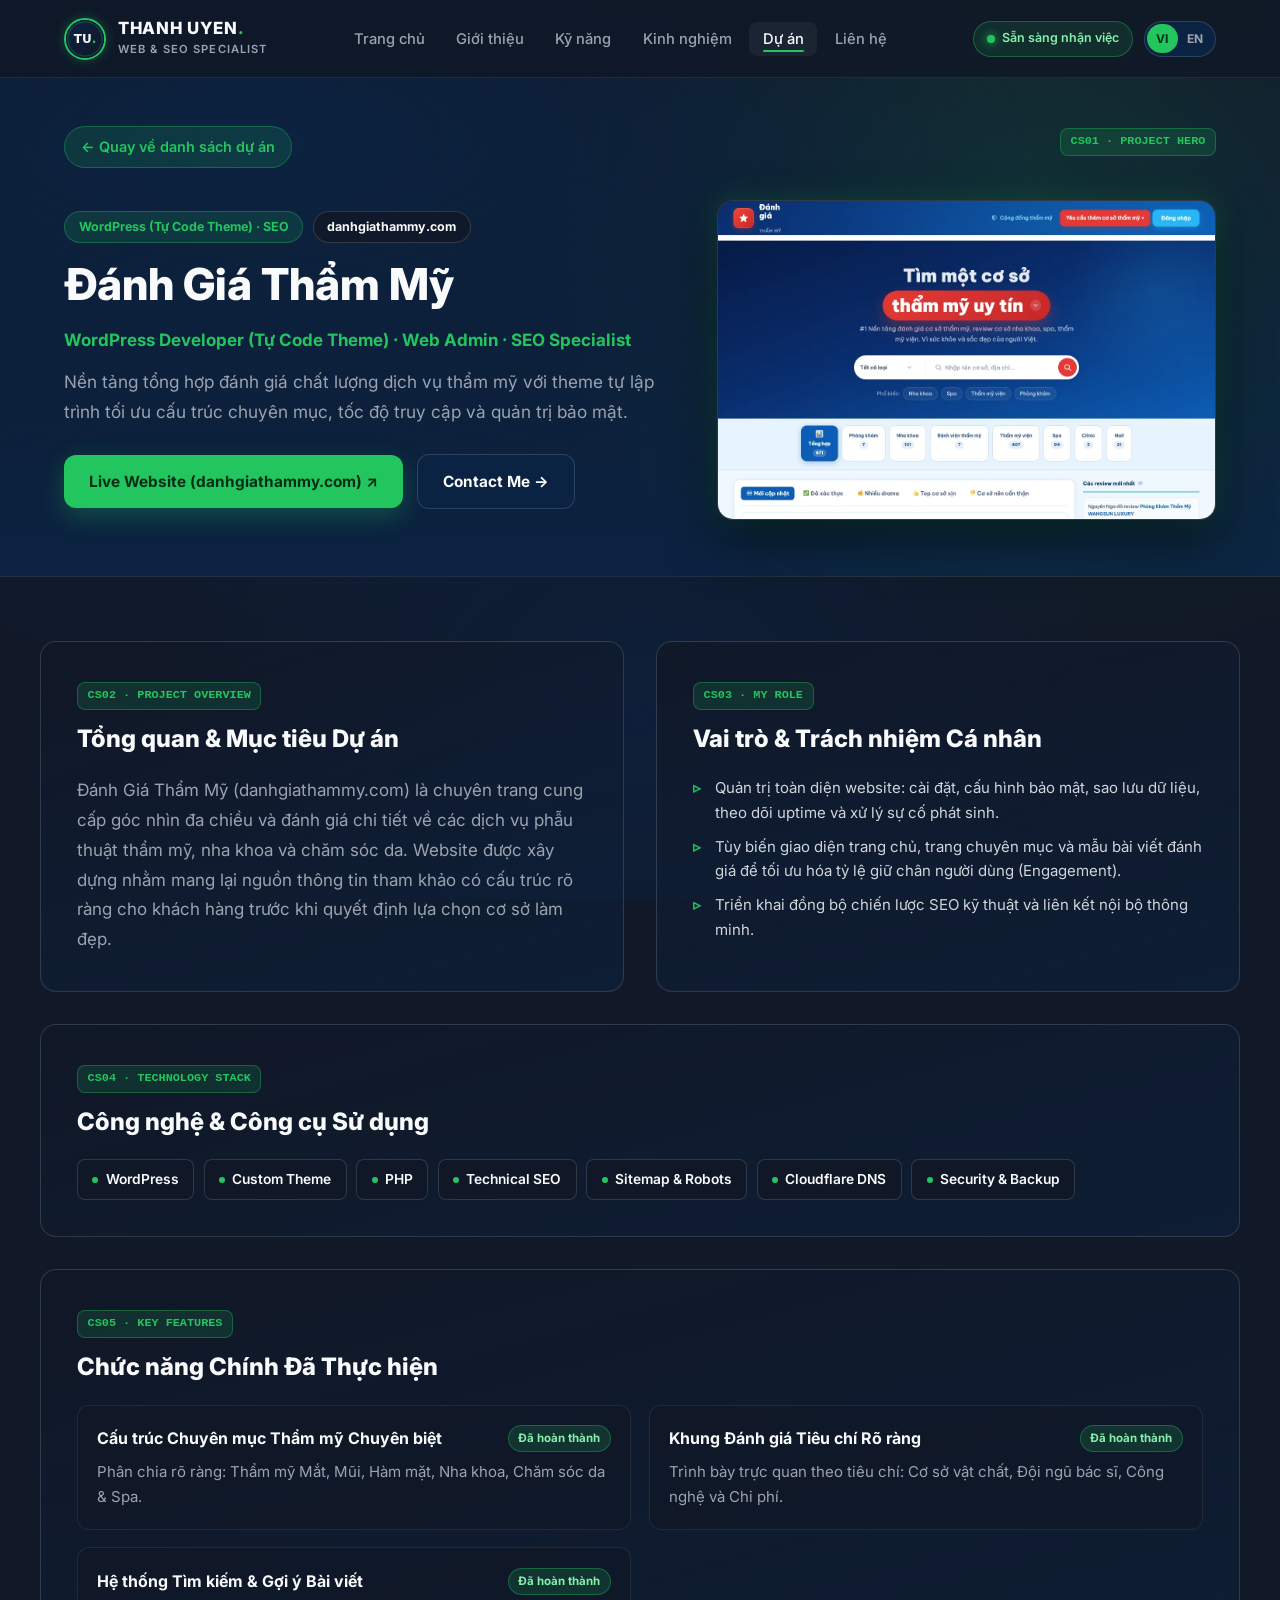
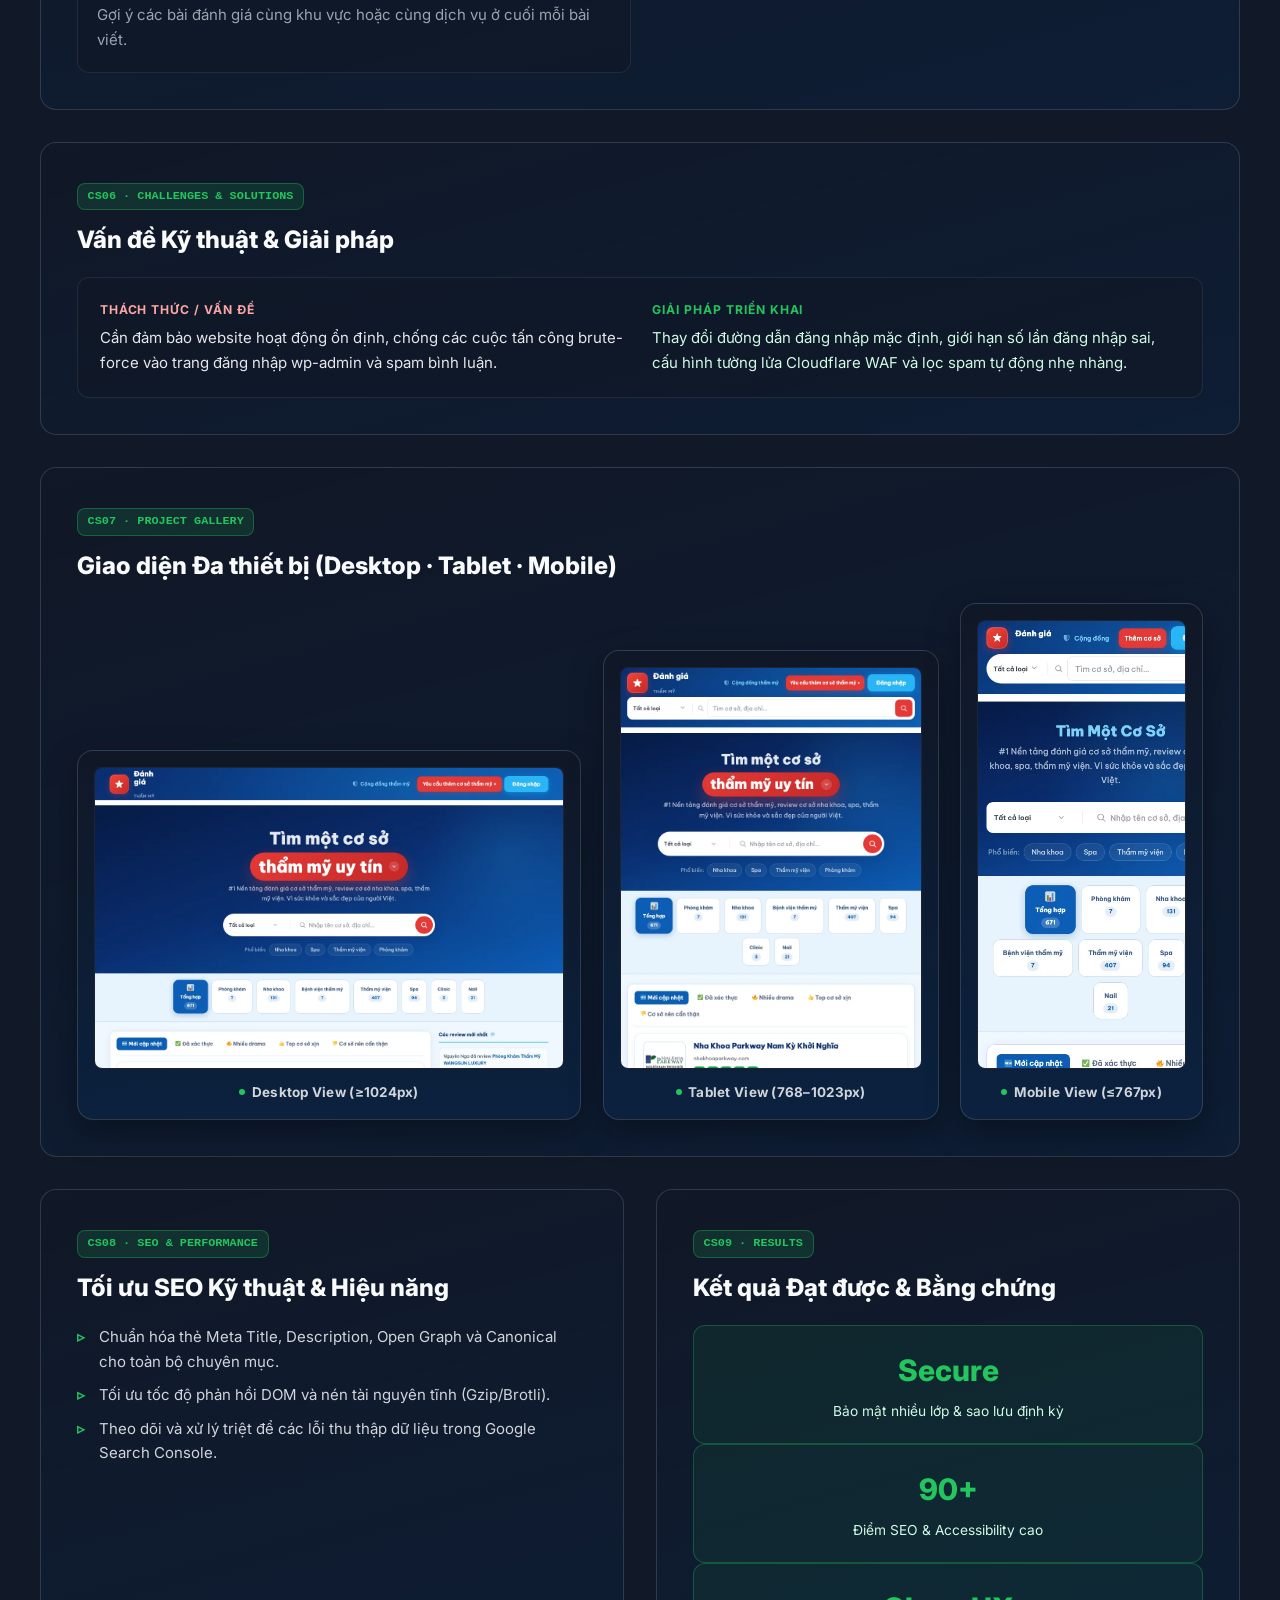
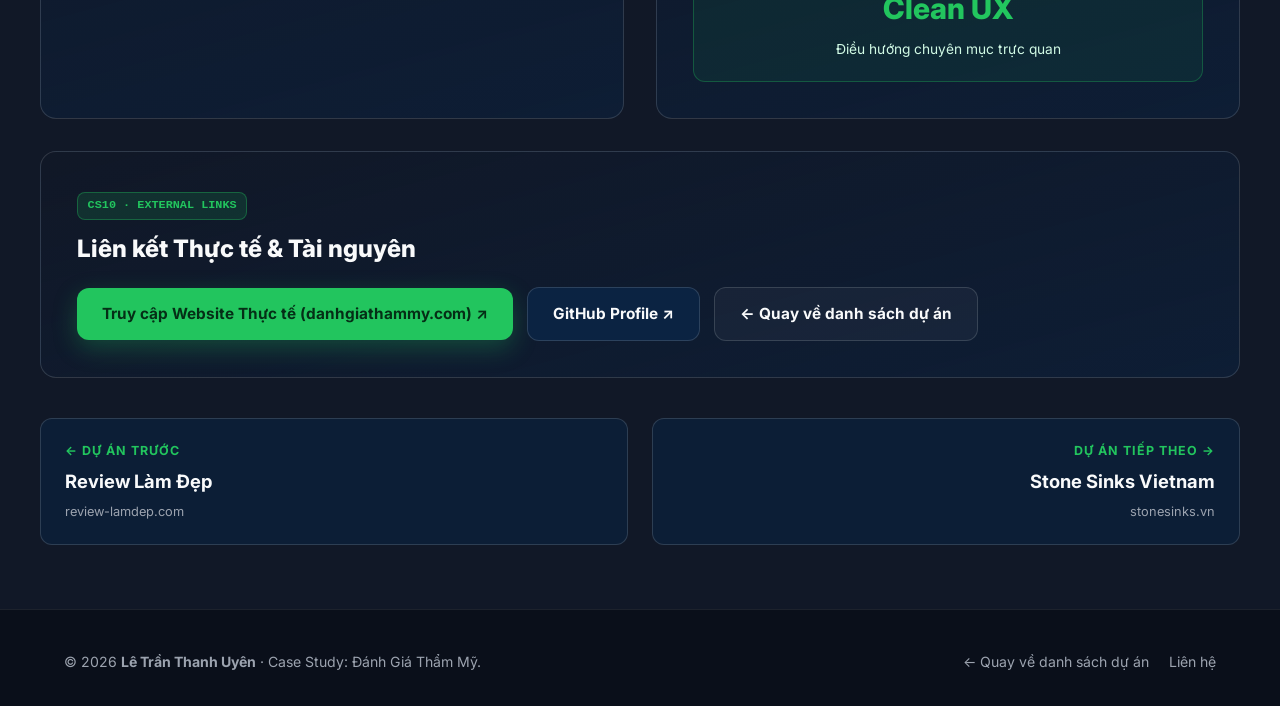
<file: projects/danh-gia-tham-my.html>
<!DOCTYPE html>
<html lang="vi">
<head>
  <meta charset="UTF-8" />
  <meta name="viewport" content="width=device-width, initial-scale=1.0" />
  <title>Case Study: Đánh Giá Thẩm Mỹ (danhgiathammy.com) | Lê Trần Thanh Uyên Portfolio</title>
  <meta name="description" content="Case Study dự án Đánh Giá Thẩm Mỹ (danhgiathammy.com) thực hiện bởi Lê Trần Thanh Uyên: Nền tảng tổng hợp đánh giá, phản hồi và phân tích chất lượng dịch vụ thẩm mỹ – Tối ưu cấu trúc chuyên mục, tốc độ truy cập và quản trị bảo mật." />
  <meta name="robots" content="index, follow" />
  <meta name="theme-color" content="#111827" />
  <link rel="canonical" href="https://uyenpoe.github.io/cv-letranthanhuyen/projects/danh-gia-tham-my.html" />

  <!-- Open Graph -->
  <meta property="og:type" content="article" />
  <meta property="og:title" content="Case Study: Đánh Giá Thẩm Mỹ – Lê Trần Thanh Uyên" />
  <meta property="og:description" content="Nền tảng tổng hợp đánh giá, phản hồi và phân tích chất lượng dịch vụ thẩm mỹ – Tối ưu cấu trúc chuyên mục, tốc độ truy cập và quản trị bảo mật." />
  <meta property="og:url" content="https://uyenpoe.github.io/cv-letranthanhuyen/projects/danh-gia-tham-my.html" />
  <meta property="og:image" content="https://uyenpoe.github.io/cv-letranthanhuyen/assets/images/projects/danh-gia-tham-my.png" />

  <link rel="icon" type="image/svg+xml" href="../assets/images/avatar.svg" />
  <link rel="preconnect" href="https://fonts.googleapis.com" />
  <link rel="preconnect" href="https://fonts.gstatic.com" crossorigin />
  <link href="https://fonts.googleapis.com/css2?family=Inter:wght@400;500;600;700;800&amp;display=swap" rel="stylesheet" />

  <link rel="stylesheet" href="../assets/css/variables.css" />
  <link rel="stylesheet" href="../assets/css/main.css" />
  <link rel="stylesheet" href="../assets/css/case-study.css" />
  <link rel="stylesheet" href="../assets/css/responsive.css" />

  <!-- Structured Data: CreativeWork Case Study -->
  <script type="application/ld+json">
  {
    "@context": "https://schema.org",
    "@type": "CreativeWork",
    "name": "Case Study: Đánh Giá Thẩm Mỹ (danhgiathammy.com)",
    "author": {
      "@type": "Person",
      "name": "Lê Trần Thanh Uyên"
    },
    "description": "Nền tảng tổng hợp đánh giá, phản hồi và phân tích chất lượng dịch vụ thẩm mỹ – Tối ưu cấu trúc chuyên mục, tốc độ truy cập và quản trị bảo mật.",
    "url": "https://uyenpoe.github.io/cv-letranthanhuyen/projects/danh-gia-tham-my.html"
  }
  </script>

  <!-- Structured Data: BreadcrumbList for Technical SEO -->
  <script type="application/ld+json">
  {
    "@context": "https://schema.org",
    "@type": "BreadcrumbList",
    "itemListElement": [
      {
        "@type": "ListItem",
        "position": 1,
        "name": "Trang chủ",
        "item": "https://uyenpoe.github.io/cv-letranthanhuyen/"
      },
      {
        "@type": "ListItem",
        "position": 2,
        "name": "Dự án",
        "item": "https://uyenpoe.github.io/cv-letranthanhuyen/#projects"
      },
      {
        "@type": "ListItem",
        "position": 3,
        "name": "Case Study: Đánh Giá Thẩm Mỹ",
        "item": "https://uyenpoe.github.io/cv-letranthanhuyen/projects/danh-gia-tham-my.html"
      }
    ]
  }
  </script>
</head>
<body data-project-slug="danh-gia-tham-my">
  <a href="#csMain" class="skip-link">Chuyển đến nội dung Case Study</a>

  <!-- Header -->
  <header class="site-header" id="siteHeader">
    <div class="container header-inner">
      <a href="../index.html" class="brand" aria-label="Lê Trần Thanh Uyên - Trang chủ">
        <div class="brand-avatar">
          <img src="../assets/images/avatar.svg" alt="Lê Trần Thanh Uyên" width="42" height="42" />
        </div>
        <div class="brand-info">
          <span class="brand-name">THANH UYEN<span class="dot">.</span></span>
          <span class="brand-role">WEB &amp; SEO SPECIALIST</span>
        </div>
      </a>

      <nav class="main-nav" id="mainNav" aria-label="Điều hướng chính">
        <ul class="nav-list">
          <li><a href="../index.html#home" class="nav-link" data-i18n="nav.home">Trang chủ</a></li>
          <li><a href="../index.html#about" class="nav-link" data-i18n="nav.about">Giới thiệu</a></li>
          <li><a href="../index.html#skills" class="nav-link" data-i18n="nav.skills">Kỹ năng</a></li>
          <li><a href="../index.html#experience" class="nav-link" data-i18n="nav.experience">Kinh nghiệm</a></li>
          <li><a href="../index.html#projects" class="nav-link active" data-i18n="nav.projects">Dự án</a></li>
          <li><a href="../index.html#contact" class="nav-link" data-i18n="nav.contact">Liên hệ</a></li>
        </ul>
      </nav>

      <div class="header-actions">
        <button type="button" class="status-toggle" id="statusToggleBtn" aria-pressed="true">
          <span class="status-dot" aria-hidden="true"></span>
          <span class="status-text" id="statusText">Sẵn sàng nhận việc</span>
        </button>

        <div class="lang-switch" role="group" aria-label="Chuyển đổi ngôn ngữ">
          <button type="button" class="lang-btn active" data-lang="vi" aria-pressed="true">VI</button>
          <button type="button" class="lang-btn" data-lang="en" aria-pressed="false">EN</button>
        </div>

        <button type="button" class="menu-toggle" id="menuToggleBtn" aria-label="Mở menu" aria-expanded="false" aria-controls="mainNav">
          <svg width="22" height="22" viewBox="0 0 24 24" fill="none" stroke="currentColor" stroke-width="2.2" stroke-linecap="round">
            <line x1="3" y1="6" x2="21" y2="6"></line>
            <line x1="3" y1="12" x2="21" y2="12"></line>
            <line x1="3" y1="18" x2="21" y2="18"></line>
          </svg>
        </button>
      </div>
    </div>
  </header>

  <main id="csMain">
    <!-- ======================================================================
         CS01: PROJECT HERO & CS12: BACK TO PORTFOLIO
         ====================================================================== -->
    <section class="cs-hero">
      <div class="container">
        <div class="cs-breadcrumb-bar">
          <!-- CS12: Back to Portfolio -->
          <a href="../index.html#projects" class="cs-back-link" data-i18n="caseStudy.backToPortfolio">
            ← Quay về danh sách dự án
          </a>
          <span class="cs-code-tag" data-i18n="caseStudy.cs01Tag">CS01 · PROJECT HERO</span>
        </div>

        <div class="cs-hero-grid">
          <div>
            <div class="cs-badges-row">
              <span class="cs-badge accent" id="csBadge">WordPress · Review Portal · SEO</span>
              <span class="cs-badge">danhgiathammy.com</span>
            </div>
            <h1 class="cs-title">Đánh Giá Thẩm Mỹ</h1>
            <p style="color:var(--accent-primary);font-weight:700;margin-bottom:0.85rem;" id="csHeroRole">Website Administrator · WordPress Developer · SEO Specialist</p>
            <p class="cs-lead" id="csLead">Nền tảng tổng hợp đánh giá, phản hồi và phân tích chất lượng dịch vụ thẩm mỹ – Tối ưu cấu trúc chuyên mục, tốc độ truy cập và quản trị bảo mật.</p>

            <div class="hero-actions" style="margin-bottom:0;">
              <a href="https://danhgiathammy.com" target="_blank" rel="noopener noreferrer" class="btn btn-primary">
                <span>Live Website (danhgiathammy.com) ↗</span>
              </a>
              <a href="../index.html#contact" class="btn btn-secondary" data-i18n="hero.ctaContact">
                Contact Me →
              </a>
            </div>
          </div>

          <div class="cs-hero-preview">
            <img src="../assets/images/projects/danh-gia-tham-my.webp" alt="Giao diện dự án Đánh Giá Thẩm Mỹ" width="800" height="500" />
          </div>
        </div>
      </div>
    </section>

    <div class="container cs-main">
      <!-- ====================================================================
           CS02: PROJECT OVERVIEW & CS03: MY ROLE
           ==================================================================== -->
      <div class="cs-two-col">
        <section class="cs-section-block">
          <span class="cs-code-tag" data-i18n="caseStudy.cs02Tag">CS02 · PROJECT OVERVIEW</span>
          <h2 class="cs-block-title" data-i18n="caseStudy.cs02Title">Tổng quan &amp; Mục tiêu Dự án</h2>
          <p style="color:var(--text-secondary);line-height:1.75;" id="csOverviewText">
            Đánh Giá Thẩm Mỹ (danhgiathammy.com) là chuyên trang phân tích chất lượng dịch vụ phẫu thuật thẩm mỹ, nha khoa và chăm sóc da với cấu trúc chuyên mục trực quan và bảo mật nhiều lớp.
          </p>
        </section>

        <section class="cs-section-block">
          <span class="cs-code-tag" data-i18n="caseStudy.cs03Tag">CS03 · MY ROLE</span>
          <h2 class="cs-block-title" data-i18n="caseStudy.cs03Title">Vai trò &amp; Trách nhiệm Cá nhân</h2>
          <ul class="timeline-list" id="csMyRoleList">
            <!-- Populated by case-study.js -->
          </ul>
        </section>
      </div>

      <!-- ====================================================================
           CS04: TECHNOLOGY STACK
           ==================================================================== -->
      <section class="cs-section-block">
        <span class="cs-code-tag" data-i18n="caseStudy.cs04Tag">CS04 · TECHNOLOGY STACK</span>
        <h2 class="cs-block-title" data-i18n="caseStudy.cs04Title">Công nghệ &amp; Công cụ Sử dụng</h2>
        <div class="skill-tags-wrap" id="csTechStack">
          <!-- Populated by case-study.js -->
        </div>
      </section>

      <!-- ====================================================================
           CS05: KEY FEATURES
           ==================================================================== -->
      <section class="cs-section-block">
        <span class="cs-code-tag" data-i18n="caseStudy.cs05Tag">CS05 · KEY FEATURES</span>
        <h2 class="cs-block-title" data-i18n="caseStudy.cs05Title">Chức năng Chính Đã Thực hiện</h2>
        <div class="cs-features-grid" id="csFeaturesGrid">
          <!-- Populated by case-study.js -->
        </div>
      </section>

      <!-- ====================================================================
           CS06: CHALLENGES & SOLUTIONS
           ==================================================================== -->
      <section class="cs-section-block">
        <span class="cs-code-tag" data-i18n="caseStudy.cs06Tag">CS06 · CHALLENGES &amp; SOLUTIONS</span>
        <h2 class="cs-block-title" data-i18n="caseStudy.cs06Title">Vấn đề Kỹ thuật &amp; Giải pháp</h2>
        <div id="csChallengesWrap">
          <!-- Populated by case-study.js -->
        </div>
      </section>

      <!-- ====================================================================
           CS07: PROJECT GALLERY (Desktop, Tablet, Mobile)
           ==================================================================== -->
      <section class="cs-section-block">
        <span class="cs-code-tag" data-i18n="caseStudy.cs07Tag">CS07 · PROJECT GALLERY</span>
        <h2 class="cs-block-title" data-i18n="caseStudy.cs07Title">Giao diện Đa thiết bị (Desktop · Tablet · Mobile)</h2>
        <div class="cs-gallery-grid">
          <figure class="cs-device-card">
            <img src="../assets/images/projects/danh-gia-tham-my.webp" alt="Đánh Giá Thẩm Mỹ - Giao diện Desktop (≥1024px)" width="800" height="500" loading="lazy" />
            <figcaption class="cs-device-label">Desktop View (≥1024px)</figcaption>
          </figure>
          <figure class="cs-device-card">
            <img src="../assets/images/projects/danh-gia-tham-my-tablet.webp" alt="Đánh Giá Thẩm Mỹ - Giao diện Tablet (768–1023px)" width="800" height="500" loading="lazy" />
            <figcaption class="cs-device-label">Tablet View (768–1023px)</figcaption>
          </figure>
          <figure class="cs-device-card">
            <img src="../assets/images/projects/danh-gia-tham-my-mobile.webp" alt="Đánh Giá Thẩm Mỹ - Giao diện Mobile (≤767px)" width="800" height="500" loading="lazy" />
            <figcaption class="cs-device-label">Mobile View (≤767px)</figcaption>
          </figure>
        </div>
      </section>

      <!-- ====================================================================
           CS08: SEO & PERFORMANCE + CS09: RESULTS
           ==================================================================== -->
      <div class="cs-two-col">
        <section class="cs-section-block">
          <span class="cs-code-tag" data-i18n="caseStudy.cs08Tag">CS08 · SEO &amp; PERFORMANCE</span>
          <h2 class="cs-block-title" data-i18n="caseStudy.cs08Title">Tối ưu SEO Kỹ thuật &amp; Hiệu năng</h2>
          <ul class="timeline-list" id="csSeoList">
            <!-- Populated by case-study.js -->
          </ul>
        </section>

        <section class="cs-section-block">
          <span class="cs-code-tag" data-i18n="caseStudy.cs09Tag">CS09 · RESULTS</span>
          <h2 class="cs-block-title" data-i18n="caseStudy.cs09Title">Kết quả Đạt được &amp; Bằng chứng</h2>
          <div class="cs-results-grid" id="csResultsGrid">
            <!-- Populated by case-study.js -->
          </div>
        </section>
      </div>

      <!-- ====================================================================
           CS10: EXTERNAL LINKS
           ==================================================================== -->
      <section class="cs-section-block">
        <span class="cs-code-tag" data-i18n="caseStudy.cs10Tag">CS10 · EXTERNAL LINKS</span>
        <h2 class="cs-block-title" data-i18n="caseStudy.cs10Title">Liên kết Thực tế &amp; Tài nguyên</h2>
        <div class="hero-actions" style="margin-bottom:0;">
          <a href="https://danhgiathammy.com" target="_blank" rel="noopener noreferrer" class="btn btn-primary">
            <span>Truy cập Website Thực tế (danhgiathammy.com) ↗</span>
          </a>
          <a href="https://github.com/UyenPoe" target="_blank" rel="noopener noreferrer" class="btn btn-secondary">
            <span>GitHub Profile ↗</span>
          </a>
          <a href="../index.html#projects" class="btn btn-outline" data-i18n="caseStudy.backToPortfolio">
            ← Quay về danh sách dự án
          </a>
        </div>
      </section>

      <!-- ====================================================================
           CS11: PROJECT NAVIGATION (Prev / Next Project)
           ==================================================================== -->
      <nav class="cs-project-nav" aria-label="Điều hướng dự án trước và tiếp theo">
        <a href="#" class="cs-nav-card prev" id="csPrevProject">
          <span class="cs-nav-dir">← Dự án trước</span>
          <span class="cs-nav-name">...</span>
        </a>
        <a href="#" class="cs-nav-card next" id="csNextProject">
          <span class="cs-nav-dir">Dự án tiếp theo →</span>
          <span class="cs-nav-name">...</span>
        </a>
      </nav>
    </div>
  </main>

  <footer class="site-footer">
    <div class="container footer-inner">
      <p class="footer-copy">
        © 2026 <strong>Lê Trần Thanh Uyên</strong> · Case Study: Đánh Giá Thẩm Mỹ.
      </p>
      <div class="footer-links">
        <a href="../index.html#projects" data-i18n="caseStudy.backToPortfolio">← Quay về danh sách dự án</a>
        <a href="../index.html#contact">Liên hệ</a>
      </div>
    </div>
  </footer>

  <!-- Back to Top Button with Scroll Progress -->
  <button type="button" class="back-to-top-btn" id="backToTopBtn" aria-label="Cuộn lên đầu trang">
    <svg class="progress-ring" width="44" height="44" viewBox="0 0 44 44">
      <circle class="progress-ring-circle-bg" cx="22" cy="22" r="18" fill="none" stroke="rgba(249, 250, 251, 0.1)" stroke-width="3"></circle>
      <circle class="progress-ring-circle" id="scrollProgressCircle" cx="22" cy="22" r="18" fill="none" stroke="var(--accent-primary)" stroke-width="3" stroke-dasharray="113.097" stroke-dashoffset="113.097" stroke-linecap="round"></circle>
    </svg>
    <svg class="arrow-up-icon" width="18" height="18" viewBox="0 0 24 24" fill="none" stroke="currentColor" stroke-width="2.5">
      <polyline points="18 15 12 9 6 15"></polyline>
    </svg>
  </button>

  <script src="../assets/js/data.js"></script>
  <script src="../assets/js/main.js"></script>
  <script src="../assets/js/case-study.js"></script>
</body>
</html>
</file>
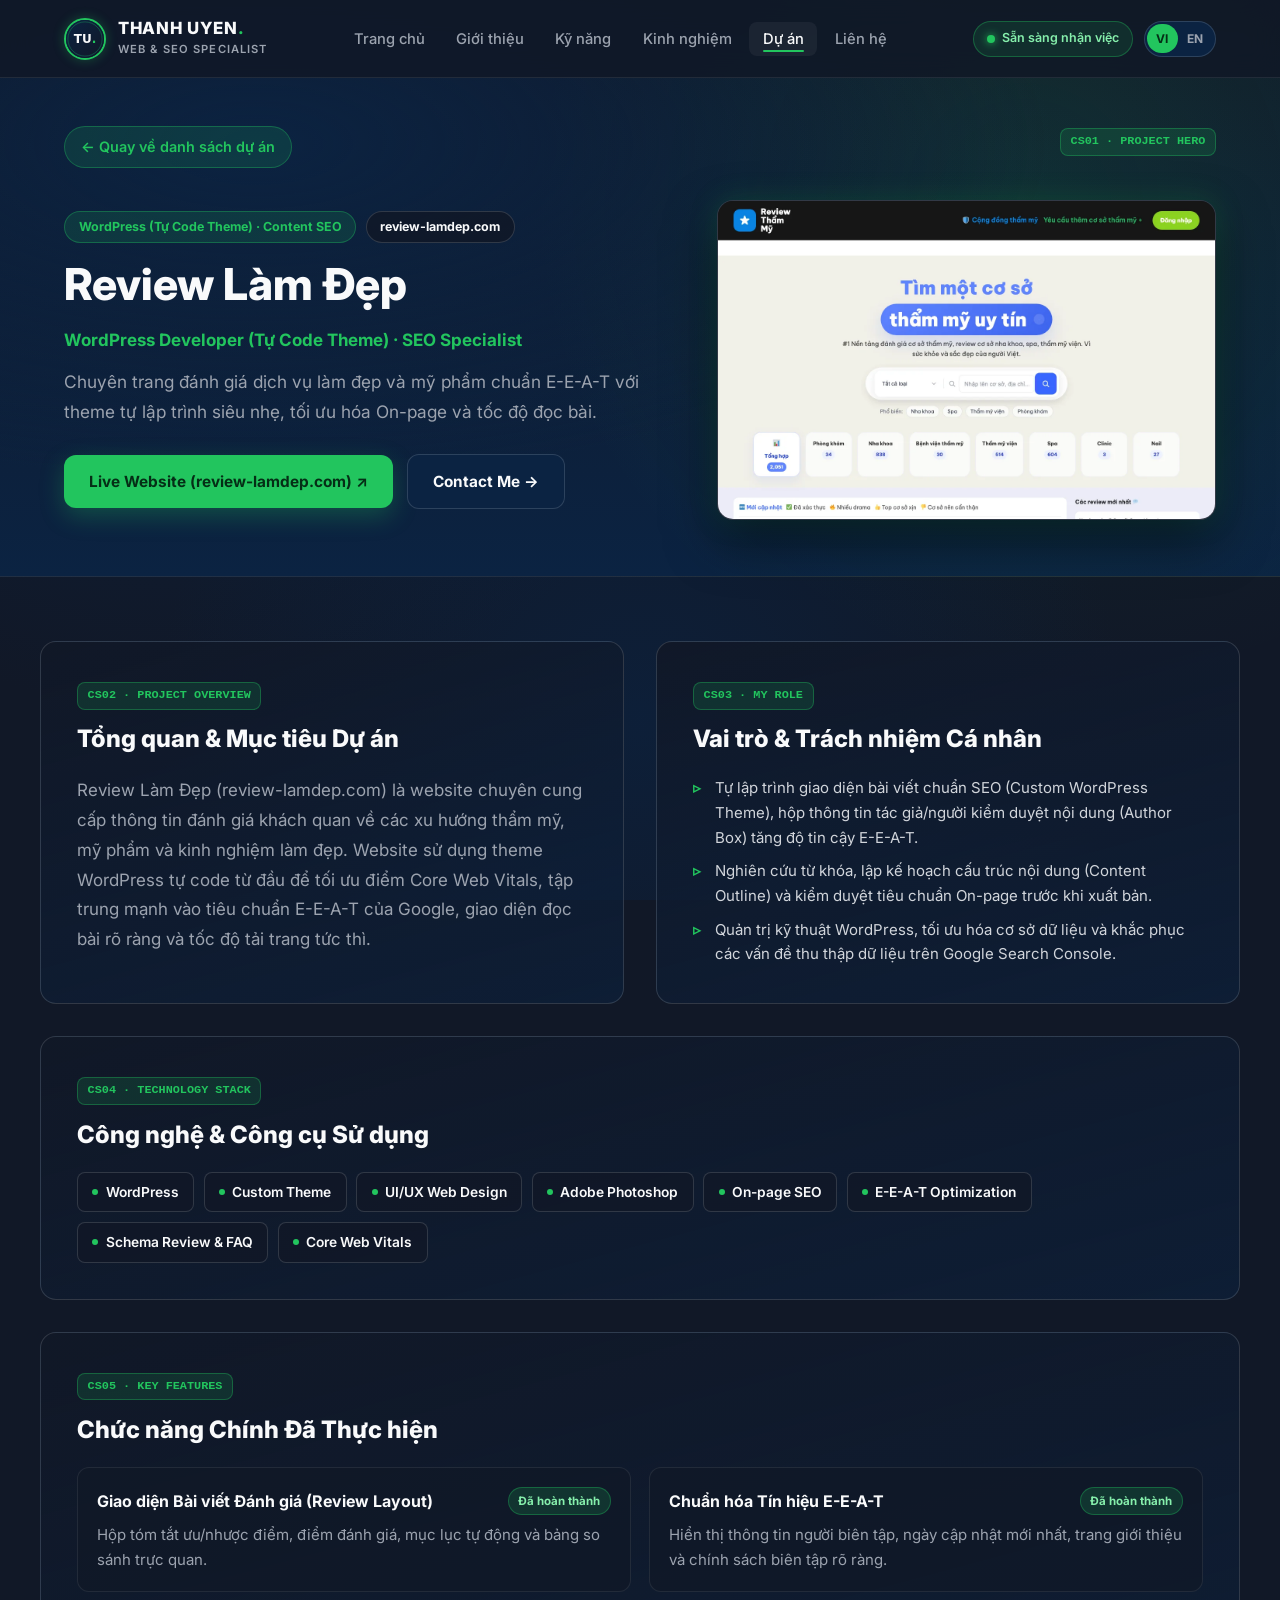
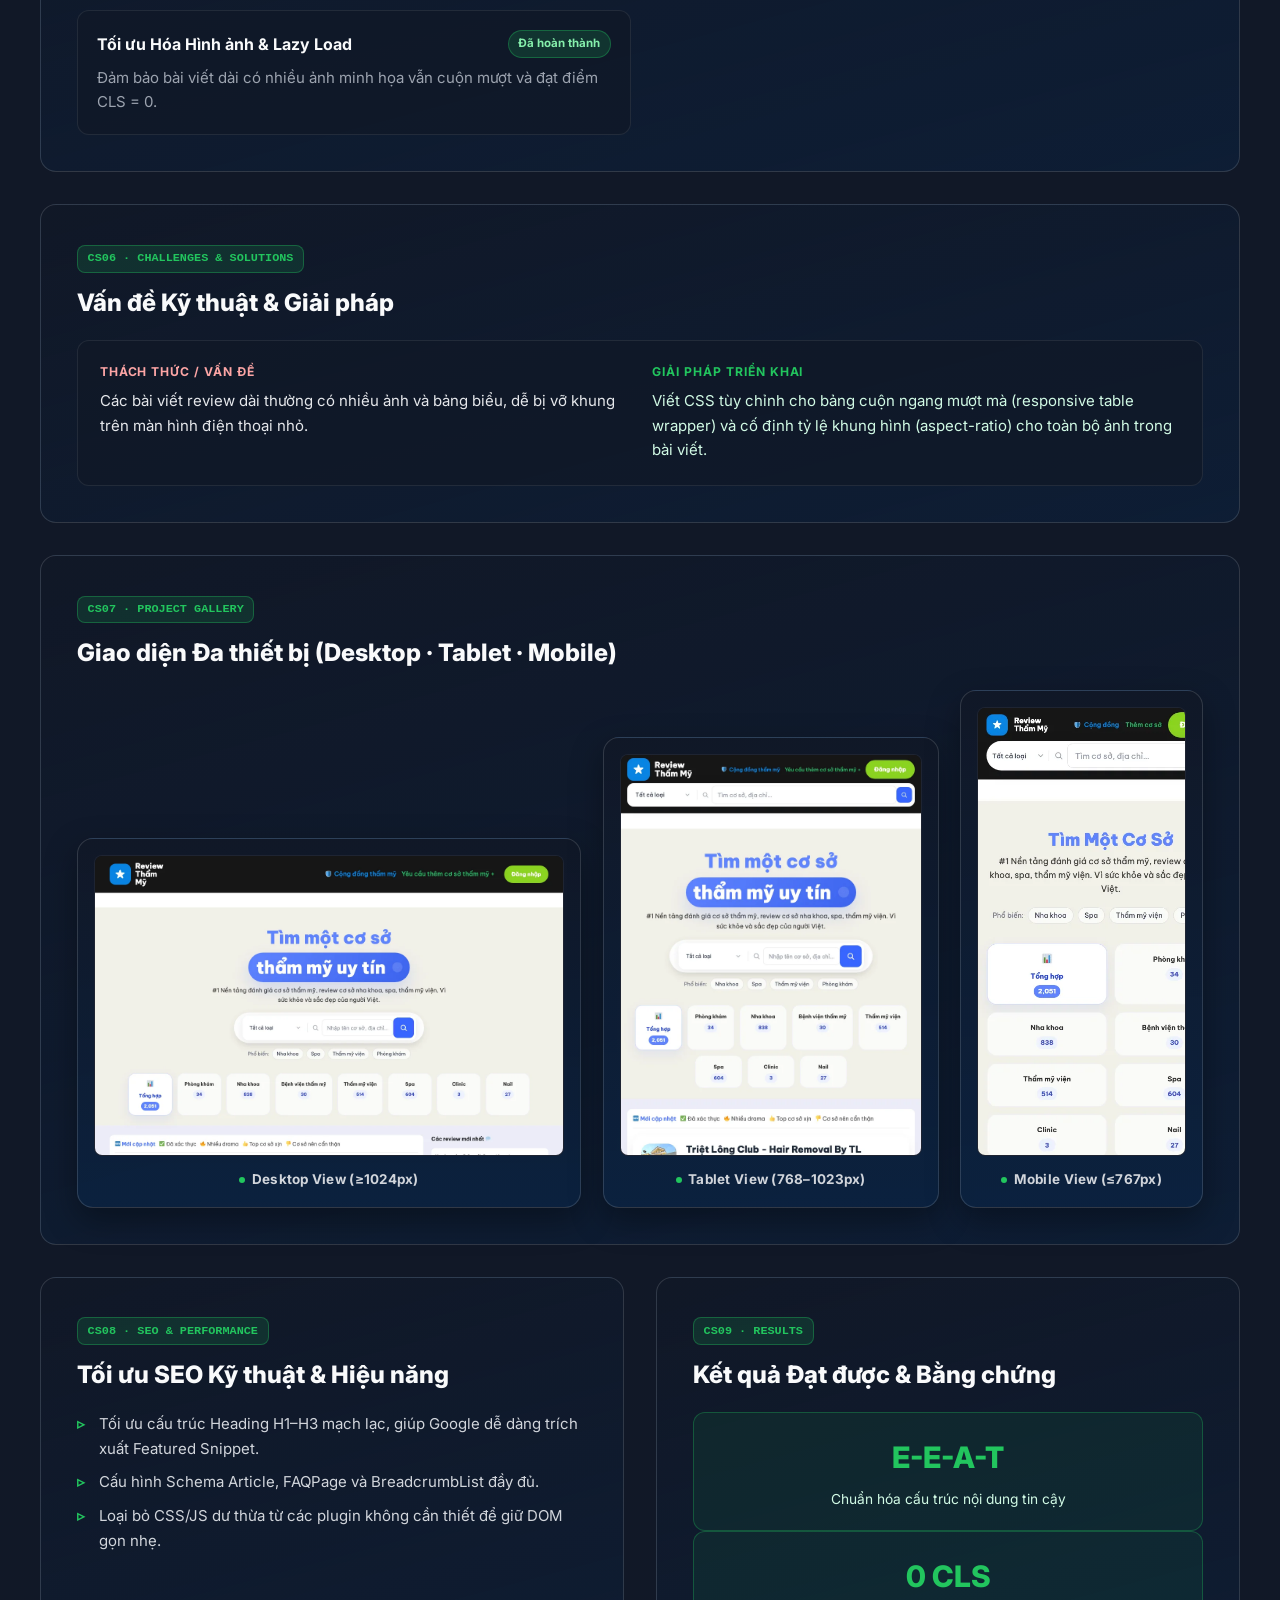
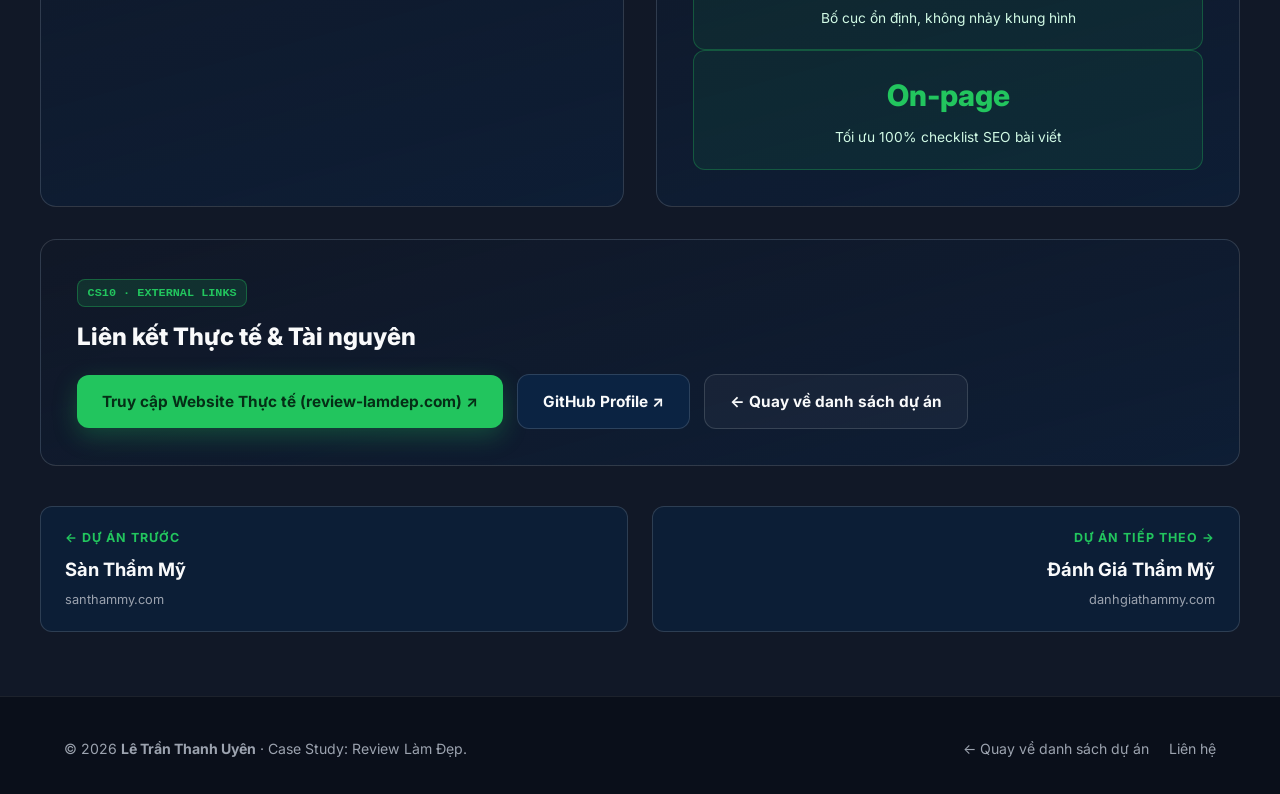
<file: projects/review-lam-dep.html>
<!DOCTYPE html>
<html lang="vi">
<head>
  <meta charset="UTF-8" />
  <meta name="viewport" content="width=device-width, initial-scale=1.0" />
  <title>Case Study: Review Làm Đẹp (review-lamdep.com) | Lê Trần Thanh Uyên Portfolio</title>
  <meta name="description" content="Case Study dự án Review Làm Đẹp (review-lamdep.com) thực hiện bởi Lê Trần Thanh Uyên: Chuyên trang đánh giá dịch vụ làm đẹp, mỹ phẩm và chia sẻ kinh nghiệm chăm sóc sắc đẹp chuẩn E-E-A-T, tối ưu hóa On-page và tốc độ đọc bài." />
  <meta name="robots" content="index, follow" />
  <meta name="theme-color" content="#111827" />
  <link rel="canonical" href="https://uyenpoe.github.io/cv-letranthanhuyen/projects/review-lam-dep.html" />

  <!-- Open Graph -->
  <meta property="og:type" content="article" />
  <meta property="og:title" content="Case Study: Review Làm Đẹp – Lê Trần Thanh Uyên" />
  <meta property="og:description" content="Chuyên trang đánh giá dịch vụ làm đẹp, mỹ phẩm và chia sẻ kinh nghiệm chăm sóc sắc đẹp chuẩn E-E-A-T, tối ưu hóa On-page và tốc độ đọc bài." />
  <meta property="og:url" content="https://uyenpoe.github.io/cv-letranthanhuyen/projects/review-lam-dep.html" />
  <meta property="og:image" content="https://uyenpoe.github.io/cv-letranthanhuyen/assets/images/projects/review-lam-dep.png" />

  <link rel="icon" type="image/svg+xml" href="../assets/images/avatar.svg" />
  <link rel="preconnect" href="https://fonts.googleapis.com" />
  <link rel="preconnect" href="https://fonts.gstatic.com" crossorigin />
  <link href="https://fonts.googleapis.com/css2?family=Inter:wght@400;500;600;700;800&amp;display=swap" rel="stylesheet" />

  <link rel="stylesheet" href="../assets/css/variables.css" />
  <link rel="stylesheet" href="../assets/css/main.css" />
  <link rel="stylesheet" href="../assets/css/case-study.css" />
  <link rel="stylesheet" href="../assets/css/responsive.css" />

  <!-- Structured Data: CreativeWork Case Study -->
  <script type="application/ld+json">
  {
    "@context": "https://schema.org",
    "@type": "CreativeWork",
    "name": "Case Study: Review Làm Đẹp (review-lamdep.com)",
    "author": {
      "@type": "Person",
      "name": "Lê Trần Thanh Uyên"
    },
    "description": "Chuyên trang đánh giá dịch vụ làm đẹp, mỹ phẩm và chia sẻ kinh nghiệm chăm sóc sắc đẹp chuẩn E-E-A-T, tối ưu hóa On-page và tốc độ đọc bài.",
    "url": "https://uyenpoe.github.io/cv-letranthanhuyen/projects/review-lam-dep.html"
  }
  </script>

  <!-- Structured Data: BreadcrumbList for Technical SEO -->
  <script type="application/ld+json">
  {
    "@context": "https://schema.org",
    "@type": "BreadcrumbList",
    "itemListElement": [
      {
        "@type": "ListItem",
        "position": 1,
        "name": "Trang chủ",
        "item": "https://uyenpoe.github.io/cv-letranthanhuyen/"
      },
      {
        "@type": "ListItem",
        "position": 2,
        "name": "Dự án",
        "item": "https://uyenpoe.github.io/cv-letranthanhuyen/#projects"
      },
      {
        "@type": "ListItem",
        "position": 3,
        "name": "Case Study: Review Làm Đẹp",
        "item": "https://uyenpoe.github.io/cv-letranthanhuyen/projects/review-lam-dep.html"
      }
    ]
  }
  </script>
</head>
<body data-project-slug="review-lam-dep">
  <a href="#csMain" class="skip-link">Chuyển đến nội dung Case Study</a>

  <!-- Header -->
  <header class="site-header" id="siteHeader">
    <div class="container header-inner">
      <a href="../index.html" class="brand" aria-label="Lê Trần Thanh Uyên - Trang chủ">
        <div class="brand-avatar">
          <img src="../assets/images/avatar.svg" alt="Lê Trần Thanh Uyên" width="42" height="42" />
        </div>
        <div class="brand-info">
          <span class="brand-name">THANH UYEN<span class="dot">.</span></span>
          <span class="brand-role">WEB &amp; SEO SPECIALIST</span>
        </div>
      </a>

      <nav class="main-nav" id="mainNav" aria-label="Điều hướng chính">
        <ul class="nav-list">
          <li><a href="../index.html#home" class="nav-link" data-i18n="nav.home">Trang chủ</a></li>
          <li><a href="../index.html#about" class="nav-link" data-i18n="nav.about">Giới thiệu</a></li>
          <li><a href="../index.html#skills" class="nav-link" data-i18n="nav.skills">Kỹ năng</a></li>
          <li><a href="../index.html#experience" class="nav-link" data-i18n="nav.experience">Kinh nghiệm</a></li>
          <li><a href="../index.html#projects" class="nav-link active" data-i18n="nav.projects">Dự án</a></li>
          <li><a href="../index.html#contact" class="nav-link" data-i18n="nav.contact">Liên hệ</a></li>
        </ul>
      </nav>

      <div class="header-actions">
        <button type="button" class="status-toggle" id="statusToggleBtn" aria-pressed="true">
          <span class="status-dot" aria-hidden="true"></span>
          <span class="status-text" id="statusText">Sẵn sàng nhận việc</span>
        </button>

        <div class="lang-switch" role="group" aria-label="Chuyển đổi ngôn ngữ">
          <button type="button" class="lang-btn active" data-lang="vi" aria-pressed="true">VI</button>
          <button type="button" class="lang-btn" data-lang="en" aria-pressed="false">EN</button>
        </div>

        <button type="button" class="menu-toggle" id="menuToggleBtn" aria-label="Mở menu" aria-expanded="false" aria-controls="mainNav">
          <svg width="22" height="22" viewBox="0 0 24 24" fill="none" stroke="currentColor" stroke-width="2.2" stroke-linecap="round">
            <line x1="3" y1="6" x2="21" y2="6"></line>
            <line x1="3" y1="12" x2="21" y2="12"></line>
            <line x1="3" y1="18" x2="21" y2="18"></line>
          </svg>
        </button>
      </div>
    </div>
  </header>

  <main id="csMain">
    <!-- ======================================================================
         CS01: PROJECT HERO & CS12: BACK TO PORTFOLIO
         ====================================================================== -->
    <section class="cs-hero">
      <div class="container">
        <div class="cs-breadcrumb-bar">
          <!-- CS12: Back to Portfolio -->
          <a href="../index.html#projects" class="cs-back-link" data-i18n="caseStudy.backToPortfolio">
            ← Quay về danh sách dự án
          </a>
          <span class="cs-code-tag" data-i18n="caseStudy.cs01Tag">CS01 · PROJECT HERO</span>
        </div>

        <div class="cs-hero-grid">
          <div>
            <div class="cs-badges-row">
              <span class="cs-badge accent" id="csBadge">WordPress · Content SEO</span>
              <span class="cs-badge">review-lamdep.com</span>
            </div>
            <h1 class="cs-title">Review Làm Đẹp</h1>
            <p style="color:var(--accent-primary);font-weight:700;margin-bottom:0.85rem;" id="csHeroRole">SEO Specialist · WordPress Developer · Website Admin</p>
            <p class="cs-lead" id="csLead">Chuyên trang đánh giá dịch vụ làm đẹp, mỹ phẩm và chia sẻ kinh nghiệm chăm sóc sắc đẹp chuẩn E-E-A-T, tối ưu hóa On-page và tốc độ đọc bài.</p>

            <div class="hero-actions" style="margin-bottom:0;">
              <a href="https://review-lamdep.com" target="_blank" rel="noopener noreferrer" class="btn btn-primary">
                <span>Live Website (review-lamdep.com) ↗</span>
              </a>
              <a href="../index.html#contact" class="btn btn-secondary" data-i18n="hero.ctaContact">
                Contact Me →
              </a>
            </div>
          </div>

          <div class="cs-hero-preview">
            <img src="../assets/images/projects/review-lam-dep.webp" alt="Giao diện dự án Review Làm Đẹp" width="800" height="500" />
          </div>
        </div>
      </div>
    </section>

    <div class="container cs-main">
      <!-- ====================================================================
           CS02: PROJECT OVERVIEW & CS03: MY ROLE
           ==================================================================== -->
      <div class="cs-two-col">
        <section class="cs-section-block">
          <span class="cs-code-tag" data-i18n="caseStudy.cs02Tag">CS02 · PROJECT OVERVIEW</span>
          <h2 class="cs-block-title" data-i18n="caseStudy.cs02Title">Tổng quan &amp; Mục tiêu Dự án</h2>
          <p style="color:var(--text-secondary);line-height:1.75;" id="csOverviewText">
            Review Làm Đẹp (review-lamdep.com) cung cấp thông tin đánh giá khách quan về xu hướng thẩm mỹ và làm đẹp, tập trung mạnh vào tiêu chuẩn E-E-A-T của Google và Core Web Vitals.
          </p>
        </section>

        <section class="cs-section-block">
          <span class="cs-code-tag" data-i18n="caseStudy.cs03Tag">CS03 · MY ROLE</span>
          <h2 class="cs-block-title" data-i18n="caseStudy.cs03Title">Vai trò &amp; Trách nhiệm Cá nhân</h2>
          <ul class="timeline-list" id="csMyRoleList">
            <!-- Populated by case-study.js -->
          </ul>
        </section>
      </div>

      <!-- ====================================================================
           CS04: TECHNOLOGY STACK
           ==================================================================== -->
      <section class="cs-section-block">
        <span class="cs-code-tag" data-i18n="caseStudy.cs04Tag">CS04 · TECHNOLOGY STACK</span>
        <h2 class="cs-block-title" data-i18n="caseStudy.cs04Title">Công nghệ &amp; Công cụ Sử dụng</h2>
        <div class="skill-tags-wrap" id="csTechStack">
          <!-- Populated by case-study.js -->
        </div>
      </section>

      <!-- ====================================================================
           CS05: KEY FEATURES
           ==================================================================== -->
      <section class="cs-section-block">
        <span class="cs-code-tag" data-i18n="caseStudy.cs05Tag">CS05 · KEY FEATURES</span>
        <h2 class="cs-block-title" data-i18n="caseStudy.cs05Title">Chức năng Chính Đã Thực hiện</h2>
        <div class="cs-features-grid" id="csFeaturesGrid">
          <!-- Populated by case-study.js -->
        </div>
      </section>

      <!-- ====================================================================
           CS06: CHALLENGES & SOLUTIONS
           ==================================================================== -->
      <section class="cs-section-block">
        <span class="cs-code-tag" data-i18n="caseStudy.cs06Tag">CS06 · CHALLENGES &amp; SOLUTIONS</span>
        <h2 class="cs-block-title" data-i18n="caseStudy.cs06Title">Vấn đề Kỹ thuật &amp; Giải pháp</h2>
        <div id="csChallengesWrap">
          <!-- Populated by case-study.js -->
        </div>
      </section>

      <!-- ====================================================================
           CS07: PROJECT GALLERY (Desktop, Tablet, Mobile)
           ==================================================================== -->
      <section class="cs-section-block">
        <span class="cs-code-tag" data-i18n="caseStudy.cs07Tag">CS07 · PROJECT GALLERY</span>
        <h2 class="cs-block-title" data-i18n="caseStudy.cs07Title">Giao diện Đa thiết bị (Desktop · Tablet · Mobile)</h2>
        <div class="cs-gallery-grid">
          <figure class="cs-device-card">
            <img src="../assets/images/projects/review-lam-dep.webp" alt="Review Làm Đẹp - Giao diện Desktop (≥1024px)" width="800" height="500" loading="lazy" />
            <figcaption class="cs-device-label">Desktop View (≥1024px)</figcaption>
          </figure>
          <figure class="cs-device-card">
            <img src="../assets/images/projects/review-lam-dep-tablet.webp" alt="Review Làm Đẹp - Giao diện Tablet (768–1023px)" width="800" height="500" loading="lazy" />
            <figcaption class="cs-device-label">Tablet View (768–1023px)</figcaption>
          </figure>
          <figure class="cs-device-card">
            <img src="../assets/images/projects/review-lam-dep-mobile.webp" alt="Review Làm Đẹp - Giao diện Mobile (≤767px)" width="800" height="500" loading="lazy" />
            <figcaption class="cs-device-label">Mobile View (≤767px)</figcaption>
          </figure>
        </div>
      </section>

      <!-- ====================================================================
           CS08: SEO & PERFORMANCE + CS09: RESULTS
           ==================================================================== -->
      <div class="cs-two-col">
        <section class="cs-section-block">
          <span class="cs-code-tag" data-i18n="caseStudy.cs08Tag">CS08 · SEO &amp; PERFORMANCE</span>
          <h2 class="cs-block-title" data-i18n="caseStudy.cs08Title">Tối ưu SEO Kỹ thuật &amp; Hiệu năng</h2>
          <ul class="timeline-list" id="csSeoList">
            <!-- Populated by case-study.js -->
          </ul>
        </section>

        <section class="cs-section-block">
          <span class="cs-code-tag" data-i18n="caseStudy.cs09Tag">CS09 · RESULTS</span>
          <h2 class="cs-block-title" data-i18n="caseStudy.cs09Title">Kết quả Đạt được &amp; Bằng chứng</h2>
          <div class="cs-results-grid" id="csResultsGrid">
            <!-- Populated by case-study.js -->
          </div>
        </section>
      </div>

      <!-- ====================================================================
           CS10: EXTERNAL LINKS
           ==================================================================== -->
      <section class="cs-section-block">
        <span class="cs-code-tag" data-i18n="caseStudy.cs10Tag">CS10 · EXTERNAL LINKS</span>
        <h2 class="cs-block-title" data-i18n="caseStudy.cs10Title">Liên kết Thực tế &amp; Tài nguyên</h2>
        <div class="hero-actions" style="margin-bottom:0;">
          <a href="https://review-lamdep.com" target="_blank" rel="noopener noreferrer" class="btn btn-primary">
            <span>Truy cập Website Thực tế (review-lamdep.com) ↗</span>
          </a>
          <a href="https://github.com/UyenPoe" target="_blank" rel="noopener noreferrer" class="btn btn-secondary">
            <span>GitHub Profile ↗</span>
          </a>
          <a href="../index.html#projects" class="btn btn-outline" data-i18n="caseStudy.backToPortfolio">
            ← Quay về danh sách dự án
          </a>
        </div>
      </section>

      <!-- ====================================================================
           CS11: PROJECT NAVIGATION (Prev / Next Project)
           ==================================================================== -->
      <nav class="cs-project-nav" aria-label="Điều hướng dự án trước và tiếp theo">
        <a href="#" class="cs-nav-card prev" id="csPrevProject">
          <span class="cs-nav-dir">← Dự án trước</span>
          <span class="cs-nav-name">...</span>
        </a>
        <a href="#" class="cs-nav-card next" id="csNextProject">
          <span class="cs-nav-dir">Dự án tiếp theo →</span>
          <span class="cs-nav-name">...</span>
        </a>
      </nav>
    </div>
  </main>

  <footer class="site-footer">
    <div class="container footer-inner">
      <p class="footer-copy">
        © 2026 <strong>Lê Trần Thanh Uyên</strong> · Case Study: Review Làm Đẹp.
      </p>
      <div class="footer-links">
        <a href="../index.html#projects" data-i18n="caseStudy.backToPortfolio">← Quay về danh sách dự án</a>
        <a href="../index.html#contact">Liên hệ</a>
      </div>
    </div>
  </footer>

  <!-- Back to Top Button with Scroll Progress -->
  <button type="button" class="back-to-top-btn" id="backToTopBtn" aria-label="Cuộn lên đầu trang">
    <svg class="progress-ring" width="44" height="44" viewBox="0 0 44 44">
      <circle class="progress-ring-circle-bg" cx="22" cy="22" r="18" fill="none" stroke="rgba(249, 250, 251, 0.1)" stroke-width="3"></circle>
      <circle class="progress-ring-circle" id="scrollProgressCircle" cx="22" cy="22" r="18" fill="none" stroke="var(--accent-primary)" stroke-width="3" stroke-dasharray="113.097" stroke-dashoffset="113.097" stroke-linecap="round"></circle>
    </svg>
    <svg class="arrow-up-icon" width="18" height="18" viewBox="0 0 24 24" fill="none" stroke="currentColor" stroke-width="2.5">
      <polyline points="18 15 12 9 6 15"></polyline>
    </svg>
  </button>

  <script src="../assets/js/data.js"></script>
  <script src="../assets/js/main.js"></script>
  <script src="../assets/js/case-study.js"></script>
</body>
</html>
</file>
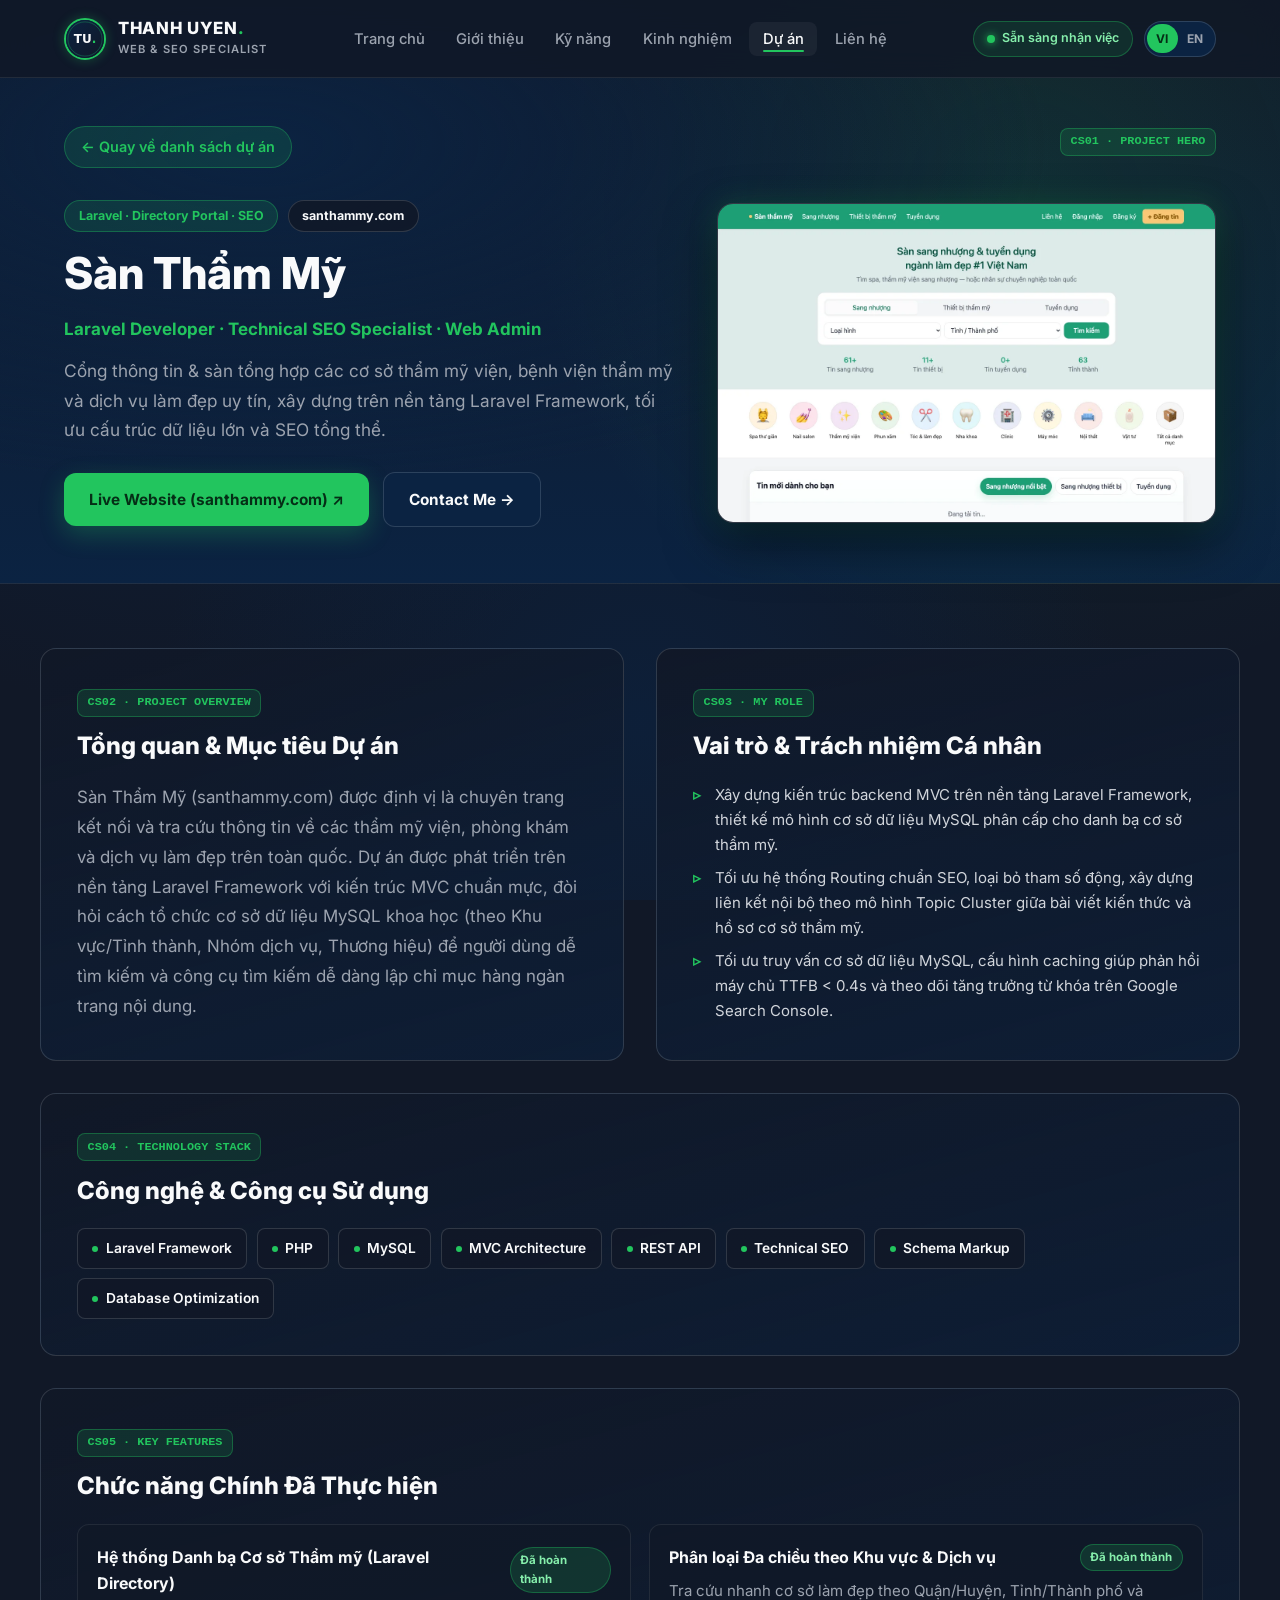
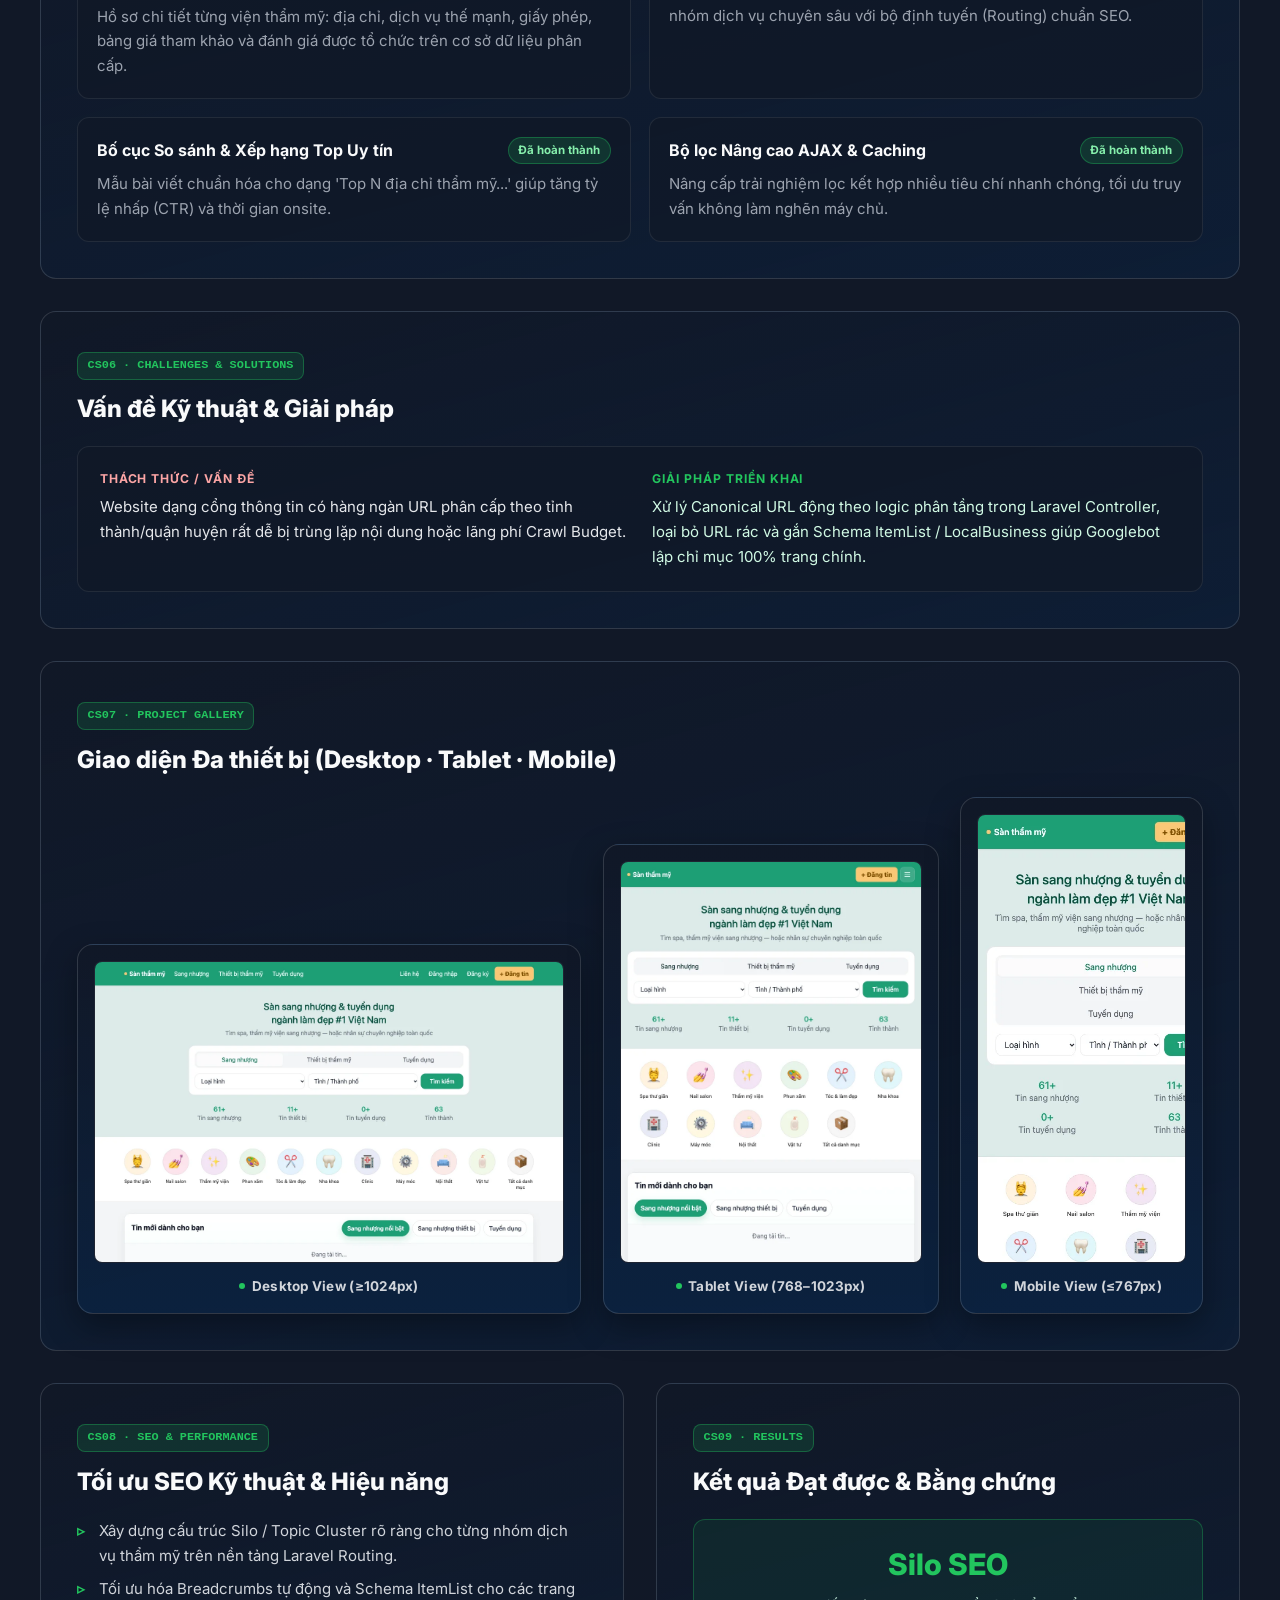
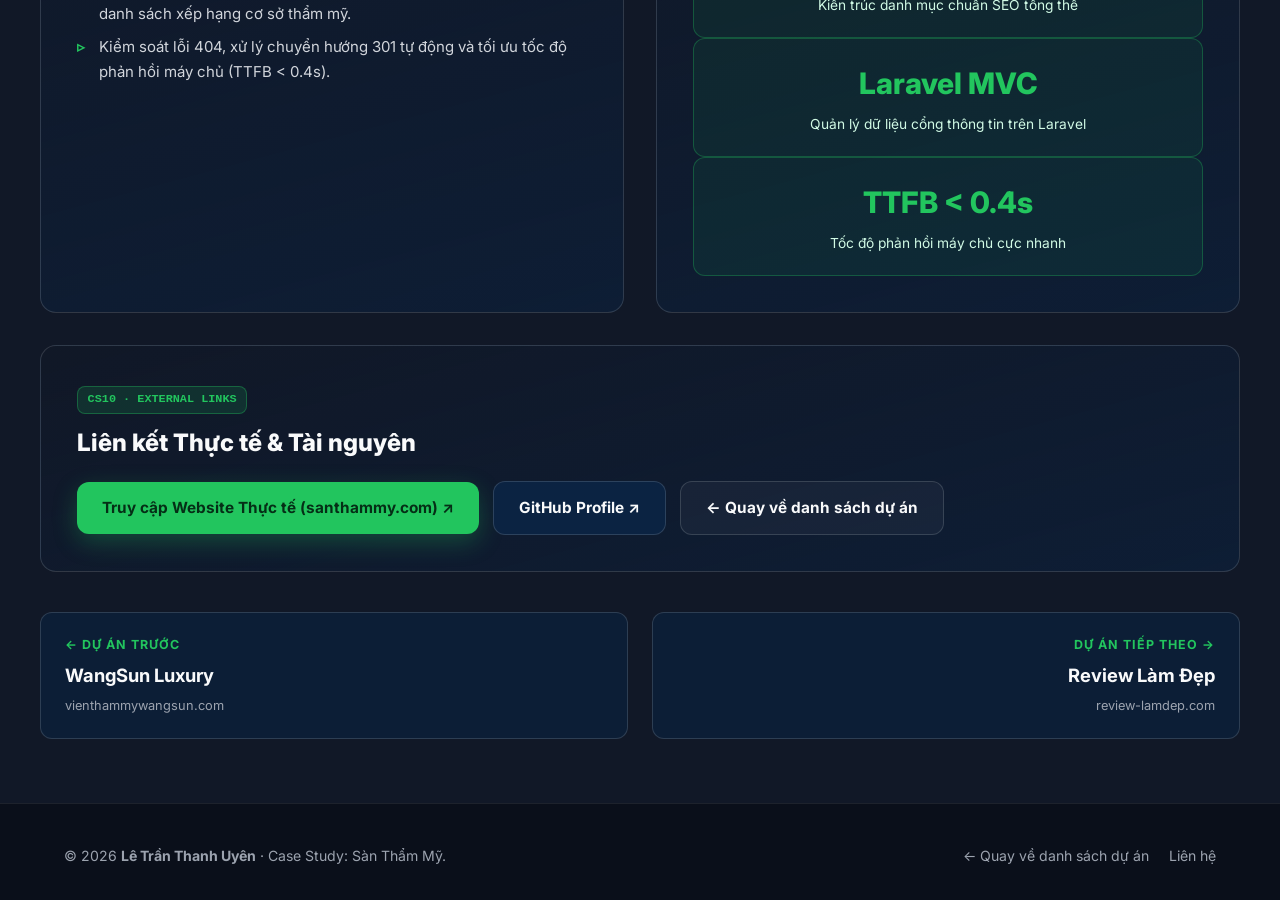
<file: projects/san-tham-my.html>
<!DOCTYPE html>
<html lang="vi">
<head>
  <meta charset="UTF-8" />
  <meta name="viewport" content="width=device-width, initial-scale=1.0" />
  <title>Case Study: Sàn Thẩm Mỹ (santhammy.com) | Lê Trần Thanh Uyên Portfolio</title>
  <meta name="description" content="Case Study dự án Sàn Thẩm Mỹ (santhammy.com) thực hiện bởi Lê Trần Thanh Uyên: Cổng thông tin & sàn tổng hợp các cơ sở thẩm mỹ viện, bệnh viện thẩm mỹ và dịch vụ làm đẹp uy tín, tối ưu cấu trúc dữ liệu lớn và SEO tổng thể." />
  <meta name="robots" content="index, follow" />
  <meta name="theme-color" content="#111827" />
  <link rel="canonical" href="https://uyenpoe.github.io/cv-letranthanhuyen/projects/san-tham-my.html" />

  <!-- Open Graph -->
  <meta property="og:type" content="article" />
  <meta property="og:title" content="Case Study: Sàn Thẩm Mỹ – Lê Trần Thanh Uyên" />
  <meta property="og:description" content="Cổng thông tin & sàn tổng hợp các cơ sở thẩm mỹ viện, bệnh viện thẩm mỹ và dịch vụ làm đẹp uy tín, tối ưu cấu trúc dữ liệu lớn và SEO tổng thể." />
  <meta property="og:url" content="https://uyenpoe.github.io/cv-letranthanhuyen/projects/san-tham-my.html" />
  <meta property="og:image" content="https://uyenpoe.github.io/cv-letranthanhuyen/assets/images/projects/san-tham-my.png" />

  <link rel="icon" type="image/svg+xml" href="../assets/images/avatar.svg" />
  <link rel="preconnect" href="https://fonts.googleapis.com" />
  <link rel="preconnect" href="https://fonts.gstatic.com" crossorigin />
  <link href="https://fonts.googleapis.com/css2?family=Inter:wght@400;500;600;700;800&amp;display=swap" rel="stylesheet" />

  <link rel="stylesheet" href="../assets/css/variables.css" />
  <link rel="stylesheet" href="../assets/css/main.css" />
  <link rel="stylesheet" href="../assets/css/case-study.css" />
  <link rel="stylesheet" href="../assets/css/responsive.css" />

  <!-- Structured Data: CreativeWork Case Study -->
  <script type="application/ld+json">
  {
    "@context": "https://schema.org",
    "@type": "CreativeWork",
    "name": "Case Study: Sàn Thẩm Mỹ (santhammy.com)",
    "author": {
      "@type": "Person",
      "name": "Lê Trần Thanh Uyên"
    },
    "description": "Cổng thông tin & sàn tổng hợp các cơ sở thẩm mỹ viện, bệnh viện thẩm mỹ và dịch vụ làm đẹp uy tín, tối ưu cấu trúc dữ liệu lớn và SEO tổng thể.",
    "url": "https://uyenpoe.github.io/cv-letranthanhuyen/projects/san-tham-my.html"
  }
  </script>

  <!-- Structured Data: BreadcrumbList for Technical SEO -->
  <script type="application/ld+json">
  {
    "@context": "https://schema.org",
    "@type": "BreadcrumbList",
    "itemListElement": [
      {
        "@type": "ListItem",
        "position": 1,
        "name": "Trang chủ",
        "item": "https://uyenpoe.github.io/cv-letranthanhuyen/"
      },
      {
        "@type": "ListItem",
        "position": 2,
        "name": "Dự án",
        "item": "https://uyenpoe.github.io/cv-letranthanhuyen/#projects"
      },
      {
        "@type": "ListItem",
        "position": 3,
        "name": "Case Study: Sàn Thẩm Mỹ",
        "item": "https://uyenpoe.github.io/cv-letranthanhuyen/projects/san-tham-my.html"
      }
    ]
  }
  </script>
</head>
<body data-project-slug="san-tham-my">
  <a href="#csMain" class="skip-link">Chuyển đến nội dung Case Study</a>

  <!-- Header -->
  <header class="site-header" id="siteHeader">
    <div class="container header-inner">
      <a href="../index.html" class="brand" aria-label="Lê Trần Thanh Uyên - Trang chủ">
        <div class="brand-avatar">
          <img src="../assets/images/avatar.svg" alt="Lê Trần Thanh Uyên" width="42" height="42" />
        </div>
        <div class="brand-info">
          <span class="brand-name">THANH UYEN<span class="dot">.</span></span>
          <span class="brand-role">WEB &amp; SEO SPECIALIST</span>
        </div>
      </a>

      <nav class="main-nav" id="mainNav" aria-label="Điều hướng chính">
        <ul class="nav-list">
          <li><a href="../index.html#home" class="nav-link" data-i18n="nav.home">Trang chủ</a></li>
          <li><a href="../index.html#about" class="nav-link" data-i18n="nav.about">Giới thiệu</a></li>
          <li><a href="../index.html#skills" class="nav-link" data-i18n="nav.skills">Kỹ năng</a></li>
          <li><a href="../index.html#experience" class="nav-link" data-i18n="nav.experience">Kinh nghiệm</a></li>
          <li><a href="../index.html#projects" class="nav-link active" data-i18n="nav.projects">Dự án</a></li>
          <li><a href="../index.html#contact" class="nav-link" data-i18n="nav.contact">Liên hệ</a></li>
        </ul>
      </nav>

      <div class="header-actions">
        <button type="button" class="status-toggle" id="statusToggleBtn" aria-pressed="true">
          <span class="status-dot" aria-hidden="true"></span>
          <span class="status-text" id="statusText">Sẵn sàng nhận việc</span>
        </button>

        <div class="lang-switch" role="group" aria-label="Chuyển đổi ngôn ngữ">
          <button type="button" class="lang-btn active" data-lang="vi" aria-pressed="true">VI</button>
          <button type="button" class="lang-btn" data-lang="en" aria-pressed="false">EN</button>
        </div>

        <button type="button" class="menu-toggle" id="menuToggleBtn" aria-label="Mở menu" aria-expanded="false" aria-controls="mainNav">
          <svg width="22" height="22" viewBox="0 0 24 24" fill="none" stroke="currentColor" stroke-width="2.2" stroke-linecap="round">
            <line x1="3" y1="6" x2="21" y2="6"></line>
            <line x1="3" y1="12" x2="21" y2="12"></line>
            <line x1="3" y1="18" x2="21" y2="18"></line>
          </svg>
        </button>
      </div>
    </div>
  </header>

  <main id="csMain">
    <!-- ======================================================================
         CS01: PROJECT HERO & CS12: BACK TO PORTFOLIO
         ====================================================================== -->
    <section class="cs-hero">
      <div class="container">
        <div class="cs-breadcrumb-bar">
          <!-- CS12: Back to Portfolio -->
          <a href="../index.html#projects" class="cs-back-link" data-i18n="caseStudy.backToPortfolio">
            ← Quay về danh sách dự án
          </a>
          <span class="cs-code-tag" data-i18n="caseStudy.cs01Tag">CS01 · PROJECT HERO</span>
        </div>

        <div class="cs-hero-grid">
          <div>
            <div class="cs-badges-row">
              <span class="cs-badge accent" id="csBadge">Laravel · Directory Portal · SEO</span>
              <span class="cs-badge">santhammy.com</span>
            </div>
            <h1 class="cs-title">Sàn Thẩm Mỹ</h1>
            <p style="color:var(--accent-primary);font-weight:700;margin-bottom:0.85rem;" id="csHeroRole">Laravel Developer · SEO Specialist · Website Admin</p>
            <p class="cs-lead" id="csLead">Cổng thông tin & sàn tổng hợp các cơ sở thẩm mỹ viện, bệnh viện thẩm mỹ và dịch vụ làm đẹp uy tín, xây dựng trên nền tảng Laravel Framework, tối ưu cấu trúc dữ liệu lớn và SEO tổng thể.</p>

            <div class="hero-actions" style="margin-bottom:0;">
              <a href="https://santhammy.com" target="_blank" rel="noopener noreferrer" class="btn btn-primary">
                <span>Live Website (santhammy.com) ↗</span>
              </a>
              <a href="../index.html#contact" class="btn btn-secondary" data-i18n="hero.ctaContact">
                Contact Me →
              </a>
            </div>
          </div>

          <div class="cs-hero-preview">
            <img src="../assets/images/projects/san-tham-my.webp" alt="Giao diện dự án Sàn Thẩm Mỹ" width="800" height="500" />
          </div>
        </div>
      </div>
    </section>

    <div class="container cs-main">
      <!-- ====================================================================
           CS02: PROJECT OVERVIEW & CS03: MY ROLE
           ==================================================================== -->
      <div class="cs-two-col">
        <section class="cs-section-block">
          <span class="cs-code-tag" data-i18n="caseStudy.cs02Tag">CS02 · PROJECT OVERVIEW</span>
          <h2 class="cs-block-title" data-i18n="caseStudy.cs02Title">Tổng quan &amp; Mục tiêu Dự án</h2>
          <p style="color:var(--text-secondary);line-height:1.75;" id="csOverviewText">
            Sàn Thẩm Mỹ (santhammy.com) là chuyên trang kết nối và tra cứu thông tin về các thẩm mỹ viện, phòng khám và dịch vụ làm đẹp trên toàn quốc được xây dựng trên nền tảng Laravel Framework với kiến trúc MVC chuẩn mực & Silo SEO.
          </p>
        </section>

        <section class="cs-section-block">
          <span class="cs-code-tag" data-i18n="caseStudy.cs03Tag">CS03 · MY ROLE</span>
          <h2 class="cs-block-title" data-i18n="caseStudy.cs03Title">Vai trò &amp; Trách nhiệm Cá nhân</h2>
          <ul class="timeline-list" id="csMyRoleList">
            <!-- Populated by case-study.js -->
          </ul>
        </section>
      </div>

      <!-- ====================================================================
           CS04: TECHNOLOGY STACK
           ==================================================================== -->
      <section class="cs-section-block">
        <span class="cs-code-tag" data-i18n="caseStudy.cs04Tag">CS04 · TECHNOLOGY STACK</span>
        <h2 class="cs-block-title" data-i18n="caseStudy.cs04Title">Công nghệ &amp; Công cụ Sử dụng</h2>
        <div class="skill-tags-wrap" id="csTechStack">
          <!-- Populated by case-study.js -->
        </div>
      </section>

      <!-- ====================================================================
           CS05: KEY FEATURES
           ==================================================================== -->
      <section class="cs-section-block">
        <span class="cs-code-tag" data-i18n="caseStudy.cs05Tag">CS05 · KEY FEATURES</span>
        <h2 class="cs-block-title" data-i18n="caseStudy.cs05Title">Chức năng Chính Đã Thực hiện</h2>
        <div class="cs-features-grid" id="csFeaturesGrid">
          <!-- Populated by case-study.js -->
        </div>
      </section>

      <!-- ====================================================================
           CS06: CHALLENGES & SOLUTIONS
           ==================================================================== -->
      <section class="cs-section-block">
        <span class="cs-code-tag" data-i18n="caseStudy.cs06Tag">CS06 · CHALLENGES &amp; SOLUTIONS</span>
        <h2 class="cs-block-title" data-i18n="caseStudy.cs06Title">Vấn đề Kỹ thuật &amp; Giải pháp</h2>
        <div id="csChallengesWrap">
          <!-- Populated by case-study.js -->
        </div>
      </section>

      <!-- ====================================================================
           CS07: PROJECT GALLERY (Desktop, Tablet, Mobile)
           ==================================================================== -->
      <section class="cs-section-block">
        <span class="cs-code-tag" data-i18n="caseStudy.cs07Tag">CS07 · PROJECT GALLERY</span>
        <h2 class="cs-block-title" data-i18n="caseStudy.cs07Title">Giao diện Đa thiết bị (Desktop · Tablet · Mobile)</h2>
        <div class="cs-gallery-grid">
          <figure class="cs-device-card">
            <img src="../assets/images/projects/san-tham-my.webp" alt="Sàn Thẩm Mỹ - Giao diện Desktop (≥1024px)" width="800" height="500" loading="lazy" />
            <figcaption class="cs-device-label">Desktop View (≥1024px)</figcaption>
          </figure>
          <figure class="cs-device-card">
            <img src="../assets/images/projects/san-tham-my-tablet.webp" alt="Sàn Thẩm Mỹ - Giao diện Tablet (768–1023px)" width="800" height="500" loading="lazy" />
            <figcaption class="cs-device-label">Tablet View (768–1023px)</figcaption>
          </figure>
          <figure class="cs-device-card">
            <img src="../assets/images/projects/san-tham-my-mobile.webp" alt="Sàn Thẩm Mỹ - Giao diện Mobile (≤767px)" width="800" height="500" loading="lazy" />
            <figcaption class="cs-device-label">Mobile View (≤767px)</figcaption>
          </figure>
        </div>
      </section>

      <!-- ====================================================================
           CS08: SEO & PERFORMANCE + CS09: RESULTS
           ==================================================================== -->
      <div class="cs-two-col">
        <section class="cs-section-block">
          <span class="cs-code-tag" data-i18n="caseStudy.cs08Tag">CS08 · SEO &amp; PERFORMANCE</span>
          <h2 class="cs-block-title" data-i18n="caseStudy.cs08Title">Tối ưu SEO Kỹ thuật &amp; Hiệu năng</h2>
          <ul class="timeline-list" id="csSeoList">
            <!-- Populated by case-study.js -->
          </ul>
        </section>

        <section class="cs-section-block">
          <span class="cs-code-tag" data-i18n="caseStudy.cs09Tag">CS09 · RESULTS</span>
          <h2 class="cs-block-title" data-i18n="caseStudy.cs09Title">Kết quả Đạt được &amp; Bằng chứng</h2>
          <div class="cs-results-grid" id="csResultsGrid">
            <!-- Populated by case-study.js -->
          </div>
        </section>
      </div>

      <!-- ====================================================================
           CS10: EXTERNAL LINKS
           ==================================================================== -->
      <section class="cs-section-block">
        <span class="cs-code-tag" data-i18n="caseStudy.cs10Tag">CS10 · EXTERNAL LINKS</span>
        <h2 class="cs-block-title" data-i18n="caseStudy.cs10Title">Liên kết Thực tế &amp; Tài nguyên</h2>
        <div class="hero-actions" style="margin-bottom:0;">
          <a href="https://santhammy.com" target="_blank" rel="noopener noreferrer" class="btn btn-primary">
            <span>Truy cập Website Thực tế (santhammy.com) ↗</span>
          </a>
          <a href="https://github.com/UyenPoe" target="_blank" rel="noopener noreferrer" class="btn btn-secondary">
            <span>GitHub Profile ↗</span>
          </a>
          <a href="../index.html#projects" class="btn btn-outline" data-i18n="caseStudy.backToPortfolio">
            ← Quay về danh sách dự án
          </a>
        </div>
      </section>

      <!-- ====================================================================
           CS11: PROJECT NAVIGATION (Prev / Next Project)
           ==================================================================== -->
      <nav class="cs-project-nav" aria-label="Điều hướng dự án trước và tiếp theo">
        <a href="#" class="cs-nav-card prev" id="csPrevProject">
          <span class="cs-nav-dir">← Dự án trước</span>
          <span class="cs-nav-name">...</span>
        </a>
        <a href="#" class="cs-nav-card next" id="csNextProject">
          <span class="cs-nav-dir">Dự án tiếp theo →</span>
          <span class="cs-nav-name">...</span>
        </a>
      </nav>
    </div>
  </main>

  <footer class="site-footer">
    <div class="container footer-inner">
      <p class="footer-copy">
        © 2026 <strong>Lê Trần Thanh Uyên</strong> · Case Study: Sàn Thẩm Mỹ.
      </p>
      <div class="footer-links">
        <a href="../index.html#projects" data-i18n="caseStudy.backToPortfolio">← Quay về danh sách dự án</a>
        <a href="../index.html#contact">Liên hệ</a>
      </div>
    </div>
  </footer>

  <!-- Back to Top Button with Scroll Progress -->
  <button type="button" class="back-to-top-btn" id="backToTopBtn" aria-label="Cuộn lên đầu trang">
    <svg class="progress-ring" width="44" height="44" viewBox="0 0 44 44">
      <circle class="progress-ring-circle-bg" cx="22" cy="22" r="18" fill="none" stroke="rgba(249, 250, 251, 0.1)" stroke-width="3"></circle>
      <circle class="progress-ring-circle" id="scrollProgressCircle" cx="22" cy="22" r="18" fill="none" stroke="var(--accent-primary)" stroke-width="3" stroke-dasharray="113.097" stroke-dashoffset="113.097" stroke-linecap="round"></circle>
    </svg>
    <svg class="arrow-up-icon" width="18" height="18" viewBox="0 0 24 24" fill="none" stroke="currentColor" stroke-width="2.5">
      <polyline points="18 15 12 9 6 15"></polyline>
    </svg>
  </button>

  <script src="../assets/js/data.js"></script>
  <script src="../assets/js/main.js"></script>
  <script src="../assets/js/case-study.js"></script>
</body>
</html>
</file>
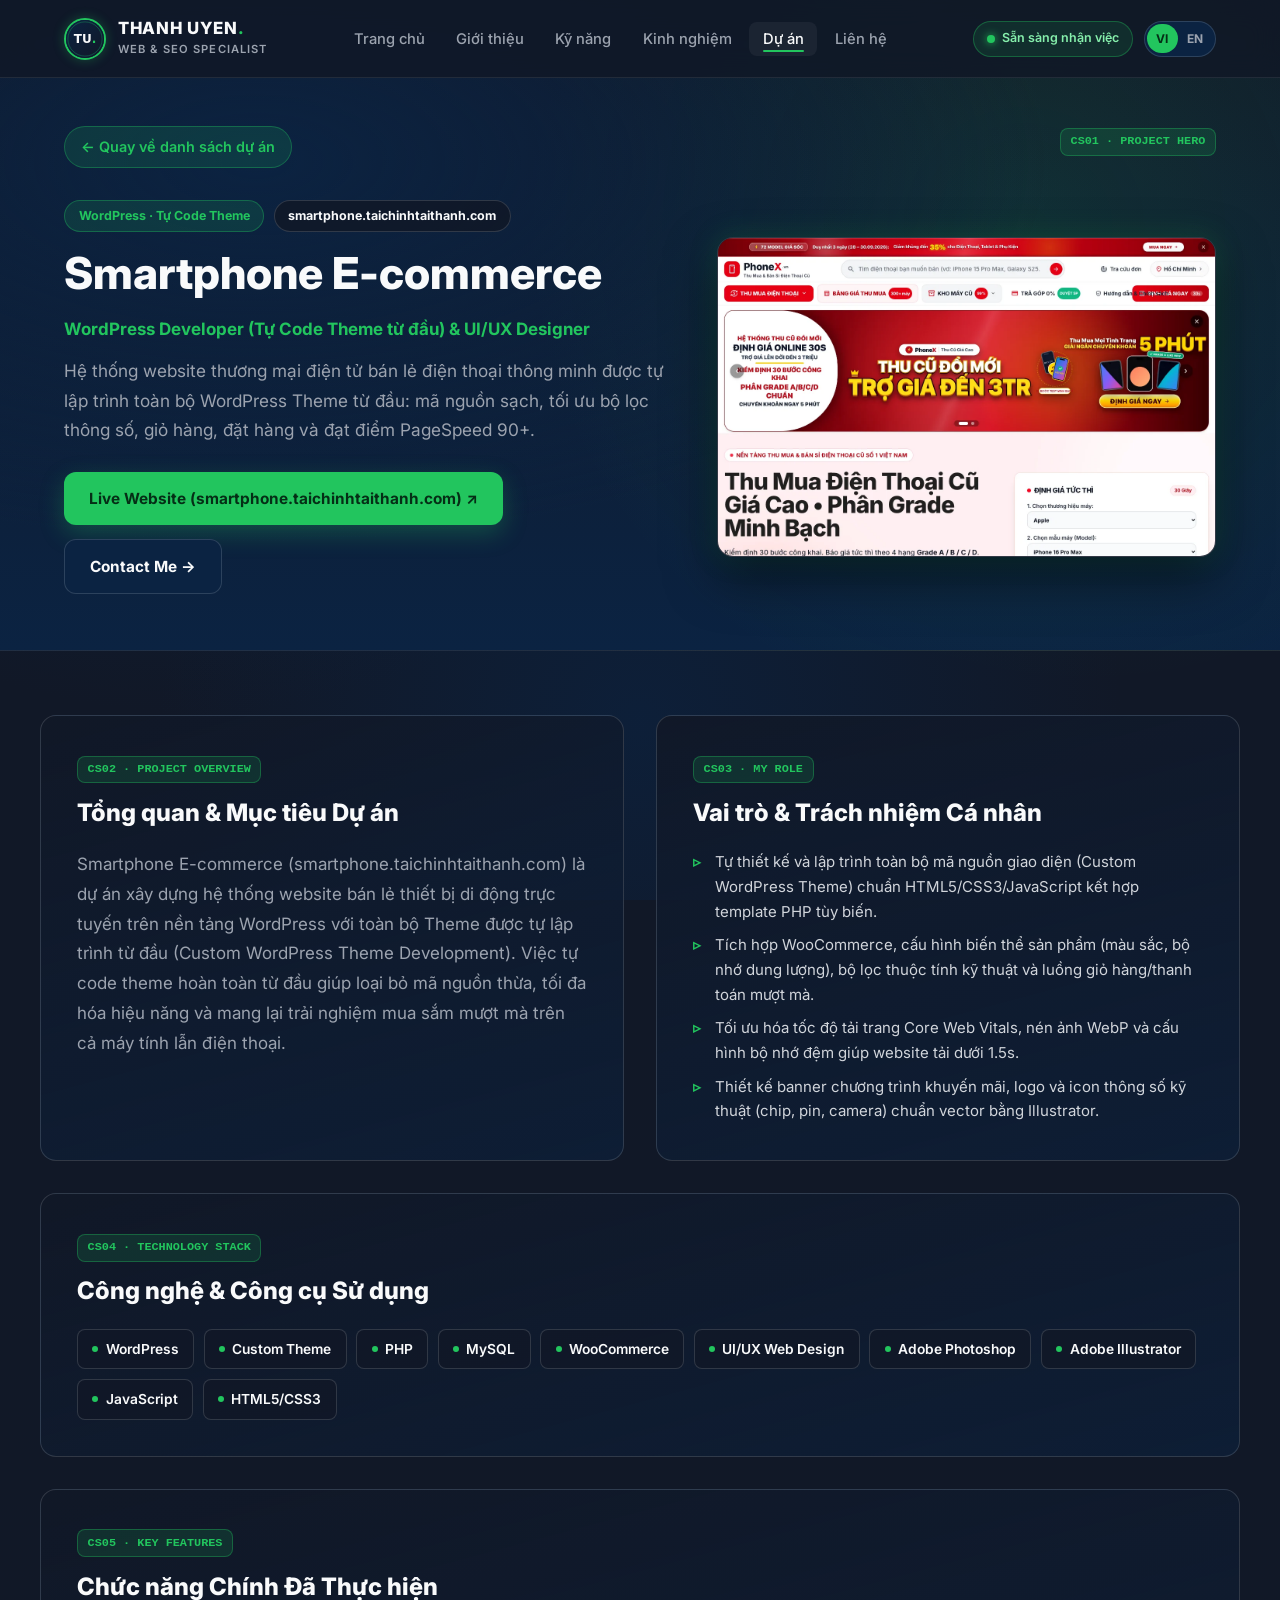
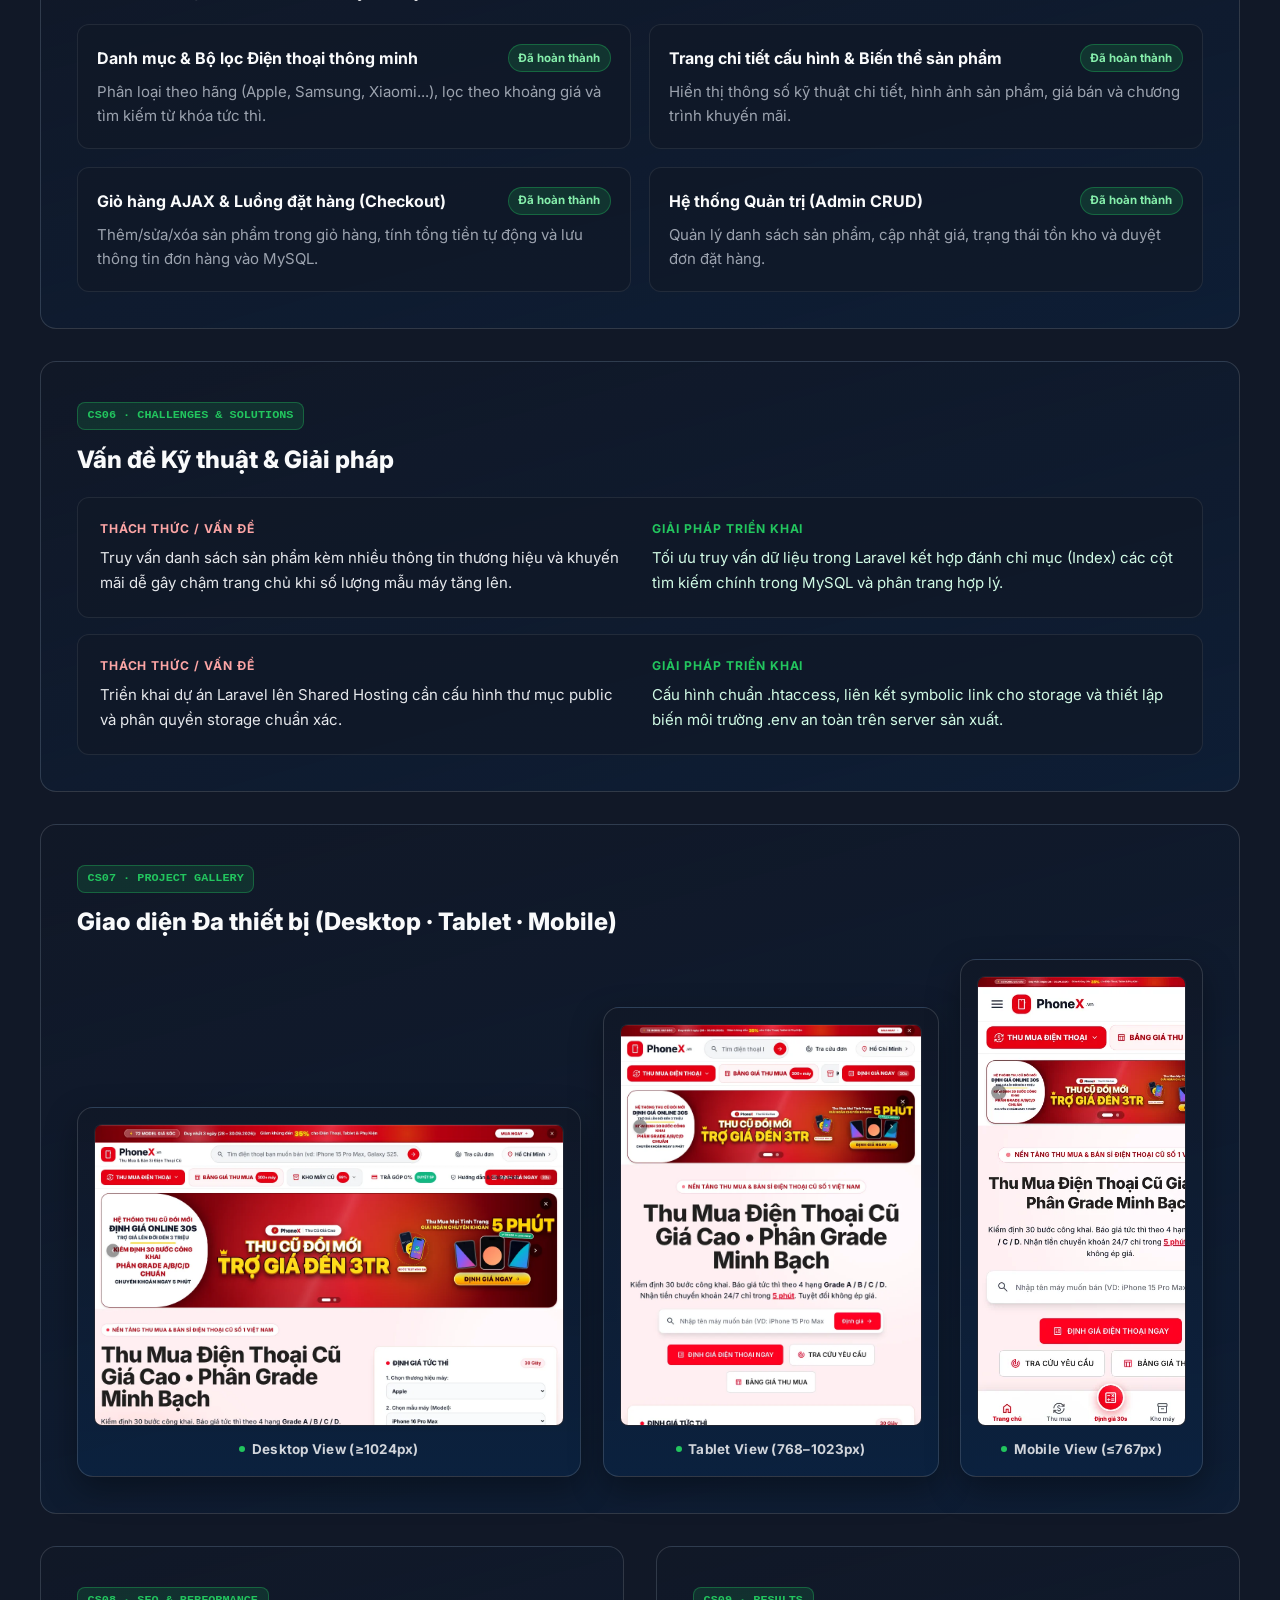
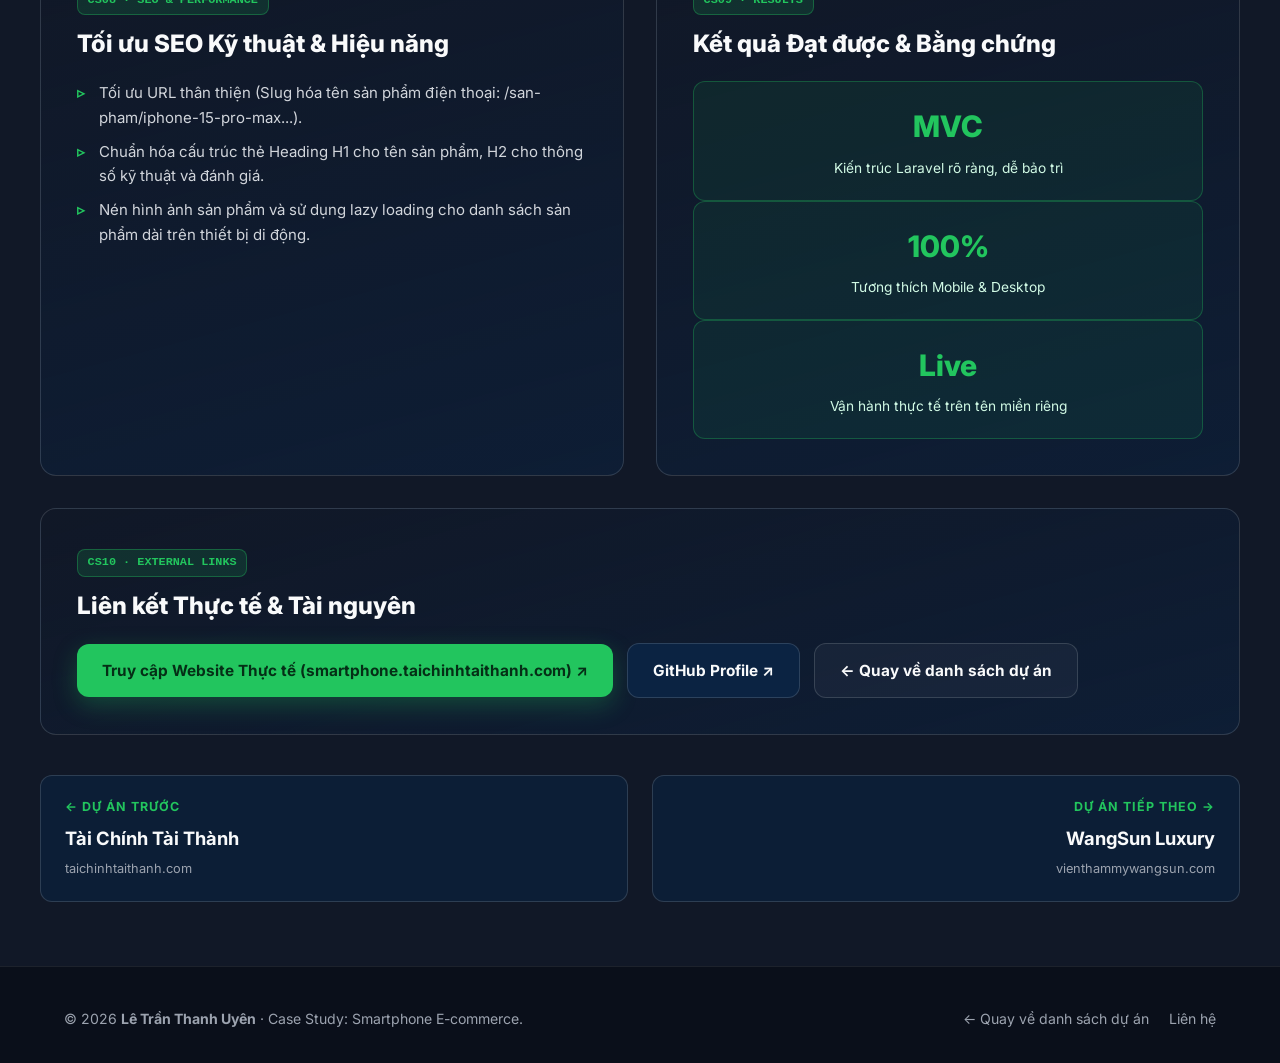
<file: projects/smartphone-ecommerce.html>
<!DOCTYPE html>
<html lang="vi">
<head>
  <meta charset="UTF-8" />
  <meta name="viewport" content="width=device-width, initial-scale=1.0" />
  <title>Case Study: Smartphone E-commerce (smartphone.taichinhtaithanh.com) | Lê Trần Thanh Uyên Portfolio</title>
  <meta name="description" content="Case Study dự án Smartphone E-commerce (smartphone.taichinhtaithanh.com) thực hiện bởi Lê Trần Thanh Uyên: Website thương mại điện tử bán lẻ điện thoại thông minh tự lập trình WordPress Theme từ đầu, tích hợp WooCommerce, bộ lọc sản phẩm và tối ưu PageSpeed 90+." />
  <meta name="robots" content="index, follow" />
  <meta name="theme-color" content="#111827" />
  <link rel="canonical" href="https://uyenpoe.github.io/cv-letranthanhuyen/projects/smartphone-ecommerce.html" />

  <!-- Open Graph -->
  <meta property="og:type" content="article" />
  <meta property="og:title" content="Case Study: Smartphone E-commerce – Lê Trần Thanh Uyên" />
  <meta property="og:description" content="Website thương mại điện tử bán lẻ điện thoại thông minh tự lập trình WordPress Theme từ đầu, tích hợp WooCommerce, bộ lọc sản phẩm và tối ưu PageSpeed 90+." />
  <meta property="og:url" content="https://uyenpoe.github.io/cv-letranthanhuyen/projects/smartphone-ecommerce.html" />
  <meta property="og:image" content="https://uyenpoe.github.io/cv-letranthanhuyen/assets/images/projects/smartphone-ecommerce.png" />

  <link rel="icon" type="image/svg+xml" href="../assets/images/avatar.svg" />
  <link rel="preconnect" href="https://fonts.googleapis.com" />
  <link rel="preconnect" href="https://fonts.gstatic.com" crossorigin />
  <link href="https://fonts.googleapis.com/css2?family=Inter:wght@400;500;600;700;800&amp;display=swap" rel="stylesheet" />

  <link rel="stylesheet" href="../assets/css/variables.css" />
  <link rel="stylesheet" href="../assets/css/main.css" />
  <link rel="stylesheet" href="../assets/css/case-study.css" />
  <link rel="stylesheet" href="../assets/css/responsive.css" />

  <!-- Structured Data: CreativeWork Case Study -->
  <script type="application/ld+json">
  {
    "@context": "https://schema.org",
    "@type": "CreativeWork",
    "name": "Case Study: Smartphone E-commerce (smartphone.taichinhtaithanh.com)",
    "author": {
      "@type": "Person",
      "name": "Lê Trần Thanh Uyên"
    },
    "description": "Website thương mại điện tử bán lẻ điện thoại thông minh tự lập trình WordPress Theme từ đầu, tích hợp WooCommerce, bộ lọc sản phẩm và tối ưu PageSpeed 90+.",
    "url": "https://uyenpoe.github.io/cv-letranthanhuyen/projects/smartphone-ecommerce.html"
  }
  </script>

  <!-- Structured Data: BreadcrumbList for Technical SEO -->
  <script type="application/ld+json">
  {
    "@context": "https://schema.org",
    "@type": "BreadcrumbList",
    "itemListElement": [
      {
        "@type": "ListItem",
        "position": 1,
        "name": "Trang chủ",
        "item": "https://uyenpoe.github.io/cv-letranthanhuyen/"
      },
      {
        "@type": "ListItem",
        "position": 2,
        "name": "Dự án",
        "item": "https://uyenpoe.github.io/cv-letranthanhuyen/#projects"
      },
      {
        "@type": "ListItem",
        "position": 3,
        "name": "Case Study: Smartphone E-commerce",
        "item": "https://uyenpoe.github.io/cv-letranthanhuyen/projects/smartphone-ecommerce.html"
      }
    ]
  }
  </script>
</head>
<body data-project-slug="smartphone-ecommerce">
  <a href="#csMain" class="skip-link">Chuyển đến nội dung Case Study</a>

  <!-- Header -->
  <header class="site-header" id="siteHeader">
    <div class="container header-inner">
      <a href="../index.html" class="brand" aria-label="Lê Trần Thanh Uyên - Trang chủ">
        <div class="brand-avatar">
          <img src="../assets/images/avatar.svg" alt="Lê Trần Thanh Uyên" width="42" height="42" />
        </div>
        <div class="brand-info">
          <span class="brand-name">THANH UYEN<span class="dot">.</span></span>
          <span class="brand-role">WEB &amp; SEO SPECIALIST</span>
        </div>
      </a>

      <nav class="main-nav" id="mainNav" aria-label="Điều hướng chính">
        <ul class="nav-list">
          <li><a href="../index.html#home" class="nav-link" data-i18n="nav.home">Trang chủ</a></li>
          <li><a href="../index.html#about" class="nav-link" data-i18n="nav.about">Giới thiệu</a></li>
          <li><a href="../index.html#skills" class="nav-link" data-i18n="nav.skills">Kỹ năng</a></li>
          <li><a href="../index.html#experience" class="nav-link" data-i18n="nav.experience">Kinh nghiệm</a></li>
          <li><a href="../index.html#projects" class="nav-link active" data-i18n="nav.projects">Dự án</a></li>
          <li><a href="../index.html#contact" class="nav-link" data-i18n="nav.contact">Liên hệ</a></li>
        </ul>
      </nav>

      <div class="header-actions">
        <button type="button" class="status-toggle" id="statusToggleBtn" aria-pressed="true">
          <span class="status-dot" aria-hidden="true"></span>
          <span class="status-text" id="statusText">Sẵn sàng nhận việc</span>
        </button>

        <div class="lang-switch" role="group" aria-label="Chuyển đổi ngôn ngữ">
          <button type="button" class="lang-btn active" data-lang="vi" aria-pressed="true">VI</button>
          <button type="button" class="lang-btn" data-lang="en" aria-pressed="false">EN</button>
        </div>

        <button type="button" class="menu-toggle" id="menuToggleBtn" aria-label="Mở menu" aria-expanded="false" aria-controls="mainNav">
          <svg width="22" height="22" viewBox="0 0 24 24" fill="none" stroke="currentColor" stroke-width="2.2" stroke-linecap="round">
            <line x1="3" y1="6" x2="21" y2="6"></line>
            <line x1="3" y1="12" x2="21" y2="12"></line>
            <line x1="3" y1="18" x2="21" y2="18"></line>
          </svg>
        </button>
      </div>
    </div>
  </header>

  <main id="csMain">
    <!-- ======================================================================
         CS01: PROJECT HERO & CS12: BACK TO PORTFOLIO
         ====================================================================== -->
    <section class="cs-hero">
      <div class="container">
        <div class="cs-breadcrumb-bar">
          <!-- CS12: Back to Portfolio -->
          <a href="../index.html#projects" class="cs-back-link" data-i18n="caseStudy.backToPortfolio">
            ← Quay về danh sách dự án
          </a>
          <span class="cs-code-tag" data-i18n="caseStudy.cs01Tag">CS01 · PROJECT HERO</span>
        </div>

        <div class="cs-hero-grid">
          <div>
            <div class="cs-badges-row">
              <span class="cs-badge accent" id="csBadge">WordPress · Tự Code Theme</span>
              <span class="cs-badge">smartphone.taichinhtaithanh.com</span>
            </div>
            <h1 class="cs-title">Smartphone E-commerce</h1>
            <p style="color:var(--accent-primary);font-weight:700;margin-bottom:0.85rem;" id="csHeroRole">WordPress Developer (Tự Code Theme từ đầu) &amp; UI/UX Designer</p>
            <p class="cs-lead" id="csLead">Hệ thống website thương mại điện tử bán lẻ điện thoại thông minh được tự lập trình toàn bộ WordPress Theme từ đầu: mã nguồn sạch, tối ưu bộ lọc thông số, giỏ hàng, đặt hàng và đạt điểm PageSpeed 90+.</p>

            <div class="hero-actions" style="margin-bottom:0;">
              <a href="https://smartphone.taichinhtaithanh.com" target="_blank" rel="noopener noreferrer" class="btn btn-primary">
                <span>Live Website (smartphone.taichinhtaithanh.com) ↗</span>
              </a>
              <a href="../index.html#contact" class="btn btn-secondary" data-i18n="hero.ctaContact">
                Contact Me →
              </a>
            </div>
          </div>

          <div class="cs-hero-preview">
            <img src="../assets/images/projects/smartphone-ecommerce.webp" alt="Giao diện dự án Smartphone E-commerce" width="800" height="500" />
          </div>
        </div>
      </div>
    </section>

    <div class="container cs-main">
      <!-- ====================================================================
           CS02: PROJECT OVERVIEW & CS03: MY ROLE
           ==================================================================== -->
      <div class="cs-two-col">
        <section class="cs-section-block">
          <span class="cs-code-tag" data-i18n="caseStudy.cs02Tag">CS02 · PROJECT OVERVIEW</span>
          <h2 class="cs-block-title" data-i18n="caseStudy.cs02Title">Tổng quan &amp; Mục tiêu Dự án</h2>
          <p style="color:var(--text-secondary);line-height:1.75;" id="csOverviewText">
            Smartphone E-commerce (smartphone.taichinhtaithanh.com) là dự án xây dựng hệ thống website bán lẻ thiết bị di động trực tuyến trên nền tảng WordPress với toàn bộ Theme được tự lập trình từ đầu (Custom WordPress Theme Development), giúp loại bỏ hoàn toàn mã nguồn thừa, tối ưu tốc độ tải và mang lại trải nghiệm mua sắm mượt mà.
          </p>
        </section>

        <section class="cs-section-block">
          <span class="cs-code-tag" data-i18n="caseStudy.cs03Tag">CS03 · MY ROLE</span>
          <h2 class="cs-block-title" data-i18n="caseStudy.cs03Title">Vai trò &amp; Trách nhiệm Cá nhân</h2>
          <ul class="timeline-list" id="csMyRoleList">
            <!-- Populated by case-study.js -->
          </ul>
        </section>
      </div>

      <!-- ====================================================================
           CS04: TECHNOLOGY STACK
           ==================================================================== -->
      <section class="cs-section-block">
        <span class="cs-code-tag" data-i18n="caseStudy.cs04Tag">CS04 · TECHNOLOGY STACK</span>
        <h2 class="cs-block-title" data-i18n="caseStudy.cs04Title">Công nghệ &amp; Công cụ Sử dụng</h2>
        <div class="skill-tags-wrap" id="csTechStack">
          <!-- Populated by case-study.js -->
        </div>
      </section>

      <!-- ====================================================================
           CS05: KEY FEATURES
           ==================================================================== -->
      <section class="cs-section-block">
        <span class="cs-code-tag" data-i18n="caseStudy.cs05Tag">CS05 · KEY FEATURES</span>
        <h2 class="cs-block-title" data-i18n="caseStudy.cs05Title">Chức năng Chính Đã Thực hiện</h2>
        <div class="cs-features-grid" id="csFeaturesGrid">
          <!-- Populated by case-study.js -->
        </div>
      </section>

      <!-- ====================================================================
           CS06: CHALLENGES & SOLUTIONS
           ==================================================================== -->
      <section class="cs-section-block">
        <span class="cs-code-tag" data-i18n="caseStudy.cs06Tag">CS06 · CHALLENGES &amp; SOLUTIONS</span>
        <h2 class="cs-block-title" data-i18n="caseStudy.cs06Title">Vấn đề Kỹ thuật &amp; Giải pháp</h2>
        <div id="csChallengesWrap">
          <!-- Populated by case-study.js -->
        </div>
      </section>

      <!-- ====================================================================
           CS07: PROJECT GALLERY (Desktop, Tablet, Mobile)
           ==================================================================== -->
      <section class="cs-section-block">
        <span class="cs-code-tag" data-i18n="caseStudy.cs07Tag">CS07 · PROJECT GALLERY</span>
        <h2 class="cs-block-title" data-i18n="caseStudy.cs07Title">Giao diện Đa thiết bị (Desktop · Tablet · Mobile)</h2>
        <div class="cs-gallery-grid">
          <figure class="cs-device-card">
            <img src="../assets/images/projects/smartphone-ecommerce.webp" alt="Smartphone E-commerce - Giao diện Desktop (≥1024px)" width="800" height="500" loading="lazy" />
            <figcaption class="cs-device-label">Desktop View (≥1024px)</figcaption>
          </figure>
          <figure class="cs-device-card">
            <img src="../assets/images/projects/smartphone-ecommerce-tablet.webp" alt="Smartphone E-commerce - Giao diện Tablet (768–1023px)" width="800" height="500" loading="lazy" />
            <figcaption class="cs-device-label">Tablet View (768–1023px)</figcaption>
          </figure>
          <figure class="cs-device-card">
            <img src="../assets/images/projects/smartphone-ecommerce-mobile.webp" alt="Smartphone E-commerce - Giao diện Mobile (≤767px)" width="800" height="500" loading="lazy" />
            <figcaption class="cs-device-label">Mobile View (≤767px)</figcaption>
          </figure>
        </div>
      </section>

      <!-- ====================================================================
           CS08: SEO & PERFORMANCE + CS09: RESULTS
           ==================================================================== -->
      <div class="cs-two-col">
        <section class="cs-section-block">
          <span class="cs-code-tag" data-i18n="caseStudy.cs08Tag">CS08 · SEO &amp; PERFORMANCE</span>
          <h2 class="cs-block-title" data-i18n="caseStudy.cs08Title">Tối ưu SEO Kỹ thuật &amp; Hiệu năng</h2>
          <ul class="timeline-list" id="csSeoList">
            <!-- Populated by case-study.js -->
          </ul>
        </section>

        <section class="cs-section-block">
          <span class="cs-code-tag" data-i18n="caseStudy.cs09Tag">CS09 · RESULTS</span>
          <h2 class="cs-block-title" data-i18n="caseStudy.cs09Title">Kết quả Đạt được &amp; Bằng chứng</h2>
          <div class="cs-results-grid" id="csResultsGrid">
            <!-- Populated by case-study.js -->
          </div>
        </section>
      </div>

      <!-- ====================================================================
           CS10: EXTERNAL LINKS
           ==================================================================== -->
      <section class="cs-section-block">
        <span class="cs-code-tag" data-i18n="caseStudy.cs10Tag">CS10 · EXTERNAL LINKS</span>
        <h2 class="cs-block-title" data-i18n="caseStudy.cs10Title">Liên kết Thực tế &amp; Tài nguyên</h2>
        <div class="hero-actions" style="margin-bottom:0;">
          <a href="https://smartphone.taichinhtaithanh.com" target="_blank" rel="noopener noreferrer" class="btn btn-primary">
            <span>Truy cập Website Thực tế (smartphone.taichinhtaithanh.com) ↗</span>
          </a>
          <a href="https://github.com/UyenPoe" target="_blank" rel="noopener noreferrer" class="btn btn-secondary">
            <span>GitHub Profile ↗</span>
          </a>
          <a href="../index.html#projects" class="btn btn-outline" data-i18n="caseStudy.backToPortfolio">
            ← Quay về danh sách dự án
          </a>
        </div>
      </section>

      <!-- ====================================================================
           CS11: PROJECT NAVIGATION (Prev / Next Project)
           ==================================================================== -->
      <nav class="cs-project-nav" aria-label="Điều hướng dự án trước và tiếp theo">
        <a href="#" class="cs-nav-card prev" id="csPrevProject">
          <span class="cs-nav-dir">← Dự án trước</span>
          <span class="cs-nav-name">...</span>
        </a>
        <a href="#" class="cs-nav-card next" id="csNextProject">
          <span class="cs-nav-dir">Dự án tiếp theo →</span>
          <span class="cs-nav-name">...</span>
        </a>
      </nav>
    </div>
  </main>

  <footer class="site-footer">
    <div class="container footer-inner">
      <p class="footer-copy">
        © 2026 <strong>Lê Trần Thanh Uyên</strong> · Case Study: Smartphone E-commerce.
      </p>
      <div class="footer-links">
        <a href="../index.html#projects" data-i18n="caseStudy.backToPortfolio">← Quay về danh sách dự án</a>
        <a href="../index.html#contact">Liên hệ</a>
      </div>
    </div>
  </footer>

  <!-- Back to Top Button with Scroll Progress -->
  <button type="button" class="back-to-top-btn" id="backToTopBtn" aria-label="Cuộn lên đầu trang">
    <svg class="progress-ring" width="44" height="44" viewBox="0 0 44 44">
      <circle class="progress-ring-circle-bg" cx="22" cy="22" r="18" fill="none" stroke="rgba(249, 250, 251, 0.1)" stroke-width="3"></circle>
      <circle class="progress-ring-circle" id="scrollProgressCircle" cx="22" cy="22" r="18" fill="none" stroke="var(--accent-primary)" stroke-width="3" stroke-dasharray="113.097" stroke-dashoffset="113.097" stroke-linecap="round"></circle>
    </svg>
    <svg class="arrow-up-icon" width="18" height="18" viewBox="0 0 24 24" fill="none" stroke="currentColor" stroke-width="2.5">
      <polyline points="18 15 12 9 6 15"></polyline>
    </svg>
  </button>

  <script src="../assets/js/data.js"></script>
  <script src="../assets/js/main.js"></script>
  <script src="../assets/js/case-study.js"></script>
</body>
</html>
</file>
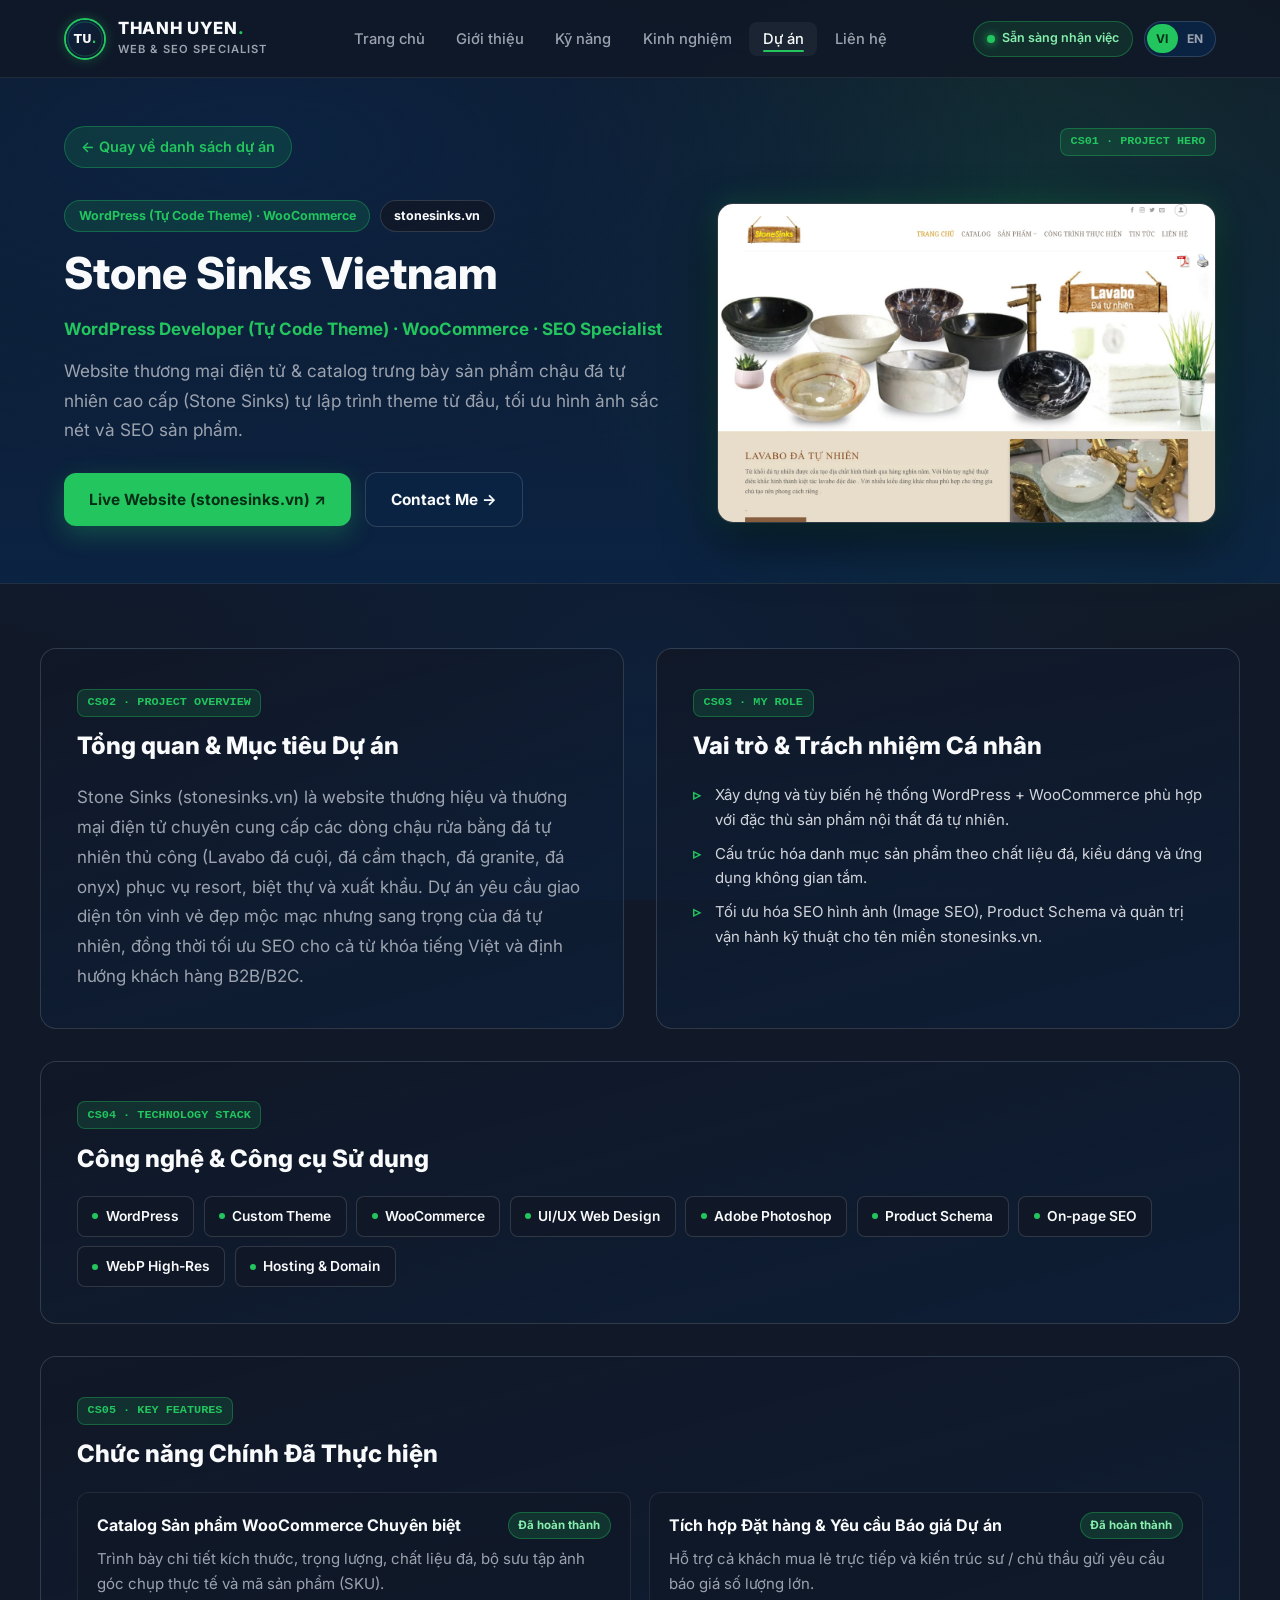
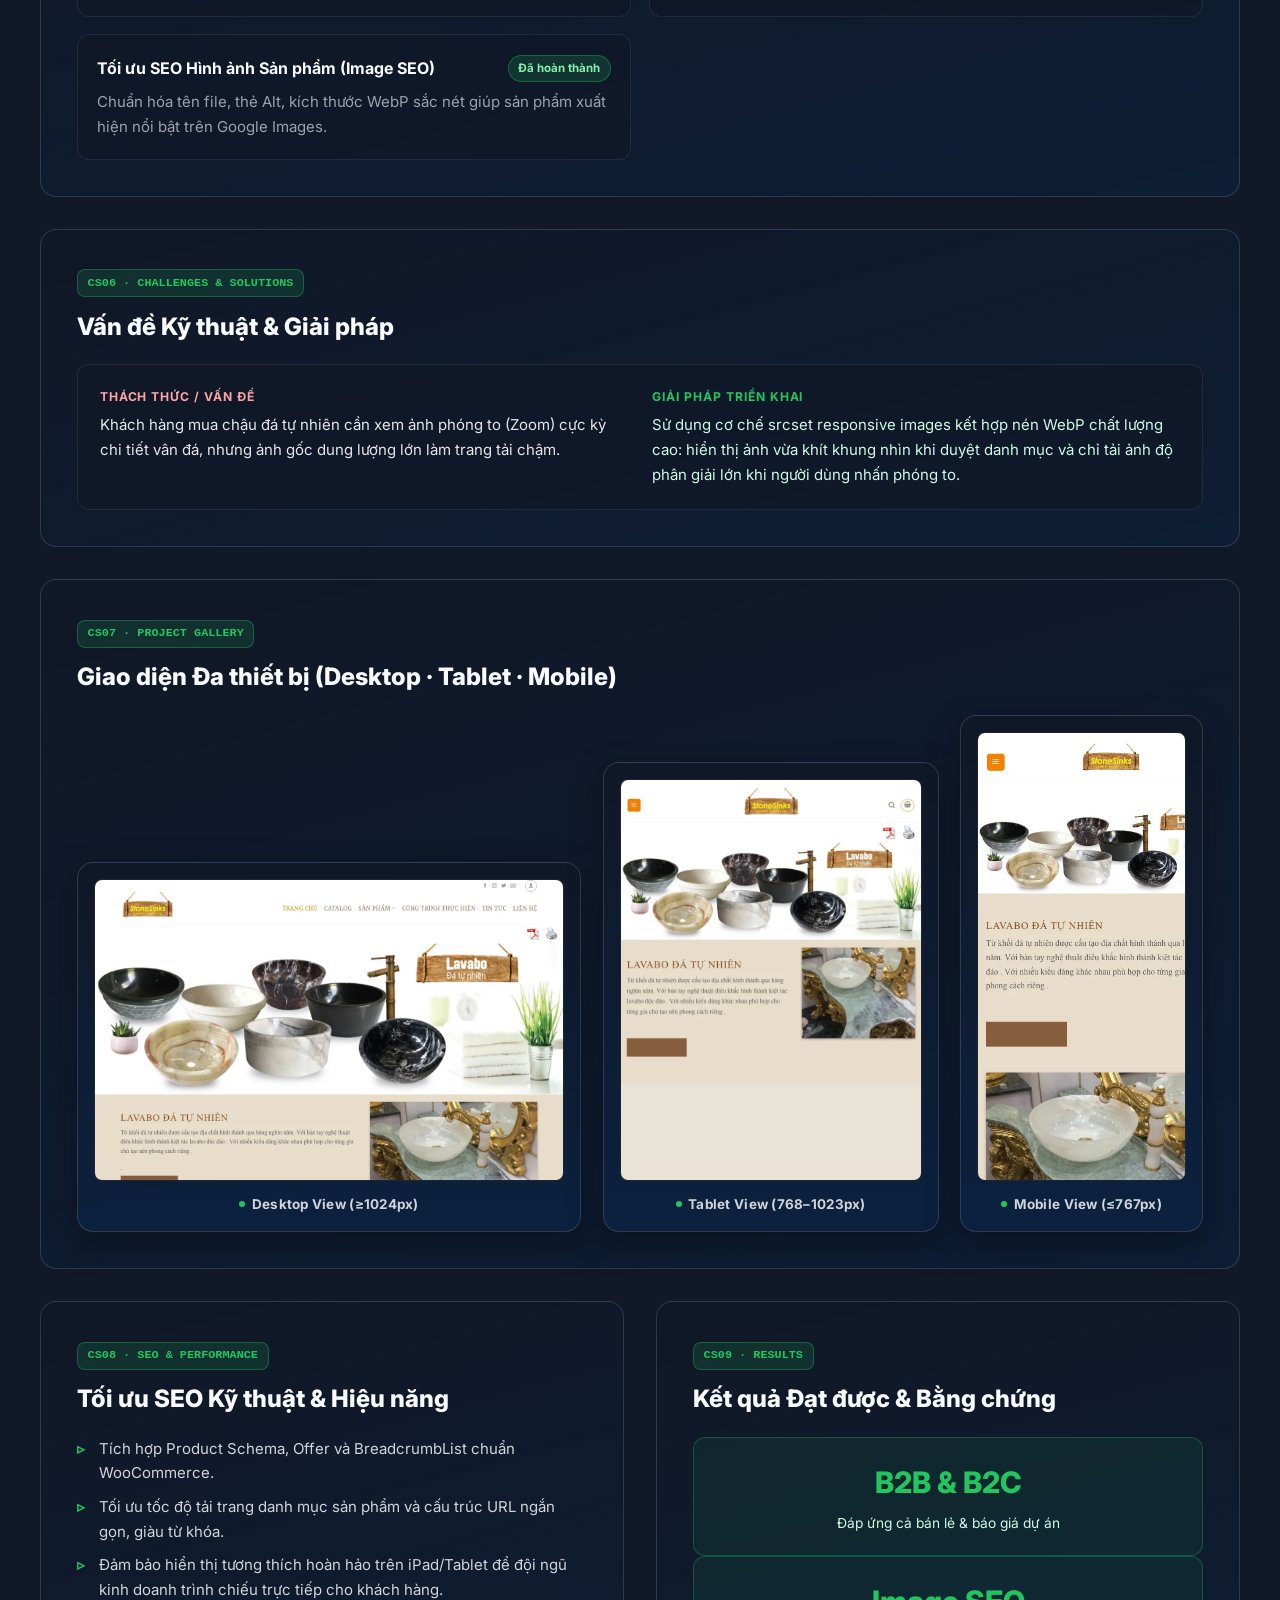
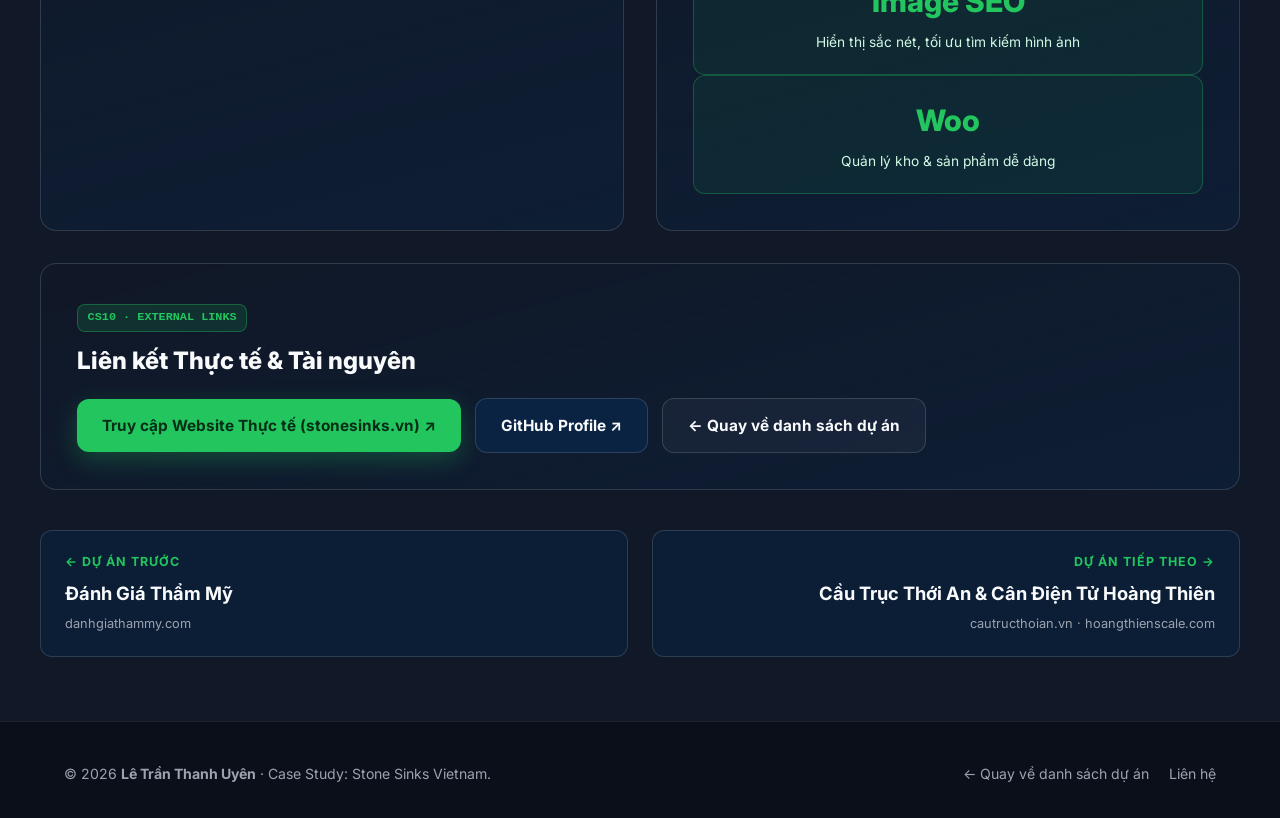
<file: projects/stone-sinks.html>
<!DOCTYPE html>
<html lang="vi">
<head>
  <meta charset="UTF-8" />
  <meta name="viewport" content="width=device-width, initial-scale=1.0" />
  <title>Case Study: Stone Sinks Vietnam (stonesinks.vn) | Lê Trần Thanh Uyên Portfolio</title>
  <meta name="description" content="Case Study dự án Stone Sinks Vietnam (stonesinks.vn) thực hiện bởi Lê Trần Thanh Uyên: Website thương mại điện tử & catalog trưng bày sản phẩm chậu đá tự nhiên cao cấp (Stone Sinks), tối ưu hình ảnh chất lượng cao và SEO sản phẩm." />
  <meta name="robots" content="index, follow" />
  <meta name="theme-color" content="#111827" />
  <link rel="canonical" href="https://uyenpoe.github.io/cv-letranthanhuyen/projects/stone-sinks.html" />

  <!-- Open Graph -->
  <meta property="og:type" content="article" />
  <meta property="og:title" content="Case Study: Stone Sinks Vietnam – Lê Trần Thanh Uyên" />
  <meta property="og:description" content="Website thương mại điện tử & catalog trưng bày sản phẩm chậu đá tự nhiên cao cấp (Stone Sinks), tối ưu hình ảnh chất lượng cao và SEO sản phẩm." />
  <meta property="og:url" content="https://uyenpoe.github.io/cv-letranthanhuyen/projects/stone-sinks.html" />
  <meta property="og:image" content="https://uyenpoe.github.io/cv-letranthanhuyen/assets/images/projects/stone-sinks.png" />

  <link rel="icon" type="image/svg+xml" href="../assets/images/avatar.svg" />
  <link rel="preconnect" href="https://fonts.googleapis.com" />
  <link rel="preconnect" href="https://fonts.gstatic.com" crossorigin />
  <link href="https://fonts.googleapis.com/css2?family=Inter:wght@400;500;600;700;800&amp;display=swap" rel="stylesheet" />

  <link rel="stylesheet" href="../assets/css/variables.css" />
  <link rel="stylesheet" href="../assets/css/main.css" />
  <link rel="stylesheet" href="../assets/css/case-study.css" />
  <link rel="stylesheet" href="../assets/css/responsive.css" />

  <!-- Structured Data: CreativeWork Case Study -->
  <script type="application/ld+json">
  {
    "@context": "https://schema.org",
    "@type": "CreativeWork",
    "name": "Case Study: Stone Sinks Vietnam (stonesinks.vn)",
    "author": {
      "@type": "Person",
      "name": "Lê Trần Thanh Uyên"
    },
    "description": "Website thương mại điện tử & catalog trưng bày sản phẩm chậu đá tự nhiên cao cấp (Stone Sinks), tối ưu hình ảnh chất lượng cao và SEO sản phẩm.",
    "url": "https://uyenpoe.github.io/cv-letranthanhuyen/projects/stone-sinks.html"
  }
  </script>

  <!-- Structured Data: BreadcrumbList for Technical SEO -->
  <script type="application/ld+json">
  {
    "@context": "https://schema.org",
    "@type": "BreadcrumbList",
    "itemListElement": [
      {
        "@type": "ListItem",
        "position": 1,
        "name": "Trang chủ",
        "item": "https://uyenpoe.github.io/cv-letranthanhuyen/"
      },
      {
        "@type": "ListItem",
        "position": 2,
        "name": "Dự án",
        "item": "https://uyenpoe.github.io/cv-letranthanhuyen/#projects"
      },
      {
        "@type": "ListItem",
        "position": 3,
        "name": "Case Study: Stone Sinks Vietnam",
        "item": "https://uyenpoe.github.io/cv-letranthanhuyen/projects/stone-sinks.html"
      }
    ]
  }
  </script>
</head>
<body data-project-slug="stone-sinks">
  <a href="#csMain" class="skip-link">Chuyển đến nội dung Case Study</a>

  <!-- Header -->
  <header class="site-header" id="siteHeader">
    <div class="container header-inner">
      <a href="../index.html" class="brand" aria-label="Lê Trần Thanh Uyên - Trang chủ">
        <div class="brand-avatar">
          <img src="../assets/images/avatar.svg" alt="Lê Trần Thanh Uyên" width="42" height="42" />
        </div>
        <div class="brand-info">
          <span class="brand-name">THANH UYEN<span class="dot">.</span></span>
          <span class="brand-role">WEB &amp; SEO SPECIALIST</span>
        </div>
      </a>

      <nav class="main-nav" id="mainNav" aria-label="Điều hướng chính">
        <ul class="nav-list">
          <li><a href="../index.html#home" class="nav-link" data-i18n="nav.home">Trang chủ</a></li>
          <li><a href="../index.html#about" class="nav-link" data-i18n="nav.about">Giới thiệu</a></li>
          <li><a href="../index.html#skills" class="nav-link" data-i18n="nav.skills">Kỹ năng</a></li>
          <li><a href="../index.html#experience" class="nav-link" data-i18n="nav.experience">Kinh nghiệm</a></li>
          <li><a href="../index.html#projects" class="nav-link active" data-i18n="nav.projects">Dự án</a></li>
          <li><a href="../index.html#contact" class="nav-link" data-i18n="nav.contact">Liên hệ</a></li>
        </ul>
      </nav>

      <div class="header-actions">
        <button type="button" class="status-toggle" id="statusToggleBtn" aria-pressed="true">
          <span class="status-dot" aria-hidden="true"></span>
          <span class="status-text" id="statusText">Sẵn sàng nhận việc</span>
        </button>

        <div class="lang-switch" role="group" aria-label="Chuyển đổi ngôn ngữ">
          <button type="button" class="lang-btn active" data-lang="vi" aria-pressed="true">VI</button>
          <button type="button" class="lang-btn" data-lang="en" aria-pressed="false">EN</button>
        </div>

        <button type="button" class="menu-toggle" id="menuToggleBtn" aria-label="Mở menu" aria-expanded="false" aria-controls="mainNav">
          <svg width="22" height="22" viewBox="0 0 24 24" fill="none" stroke="currentColor" stroke-width="2.2" stroke-linecap="round">
            <line x1="3" y1="6" x2="21" y2="6"></line>
            <line x1="3" y1="12" x2="21" y2="12"></line>
            <line x1="3" y1="18" x2="21" y2="18"></line>
          </svg>
        </button>
      </div>
    </div>
  </header>

  <main id="csMain">
    <!-- ======================================================================
         CS01: PROJECT HERO & CS12: BACK TO PORTFOLIO
         ====================================================================== -->
    <section class="cs-hero">
      <div class="container">
        <div class="cs-breadcrumb-bar">
          <!-- CS12: Back to Portfolio -->
          <a href="../index.html#projects" class="cs-back-link" data-i18n="caseStudy.backToPortfolio">
            ← Quay về danh sách dự án
          </a>
          <span class="cs-code-tag" data-i18n="caseStudy.cs01Tag">CS01 · PROJECT HERO</span>
        </div>

        <div class="cs-hero-grid">
          <div>
            <div class="cs-badges-row">
              <span class="cs-badge accent" id="csBadge">WordPress · WooCommerce · SEO</span>
              <span class="cs-badge">stonesinks.vn</span>
            </div>
            <h1 class="cs-title">Stone Sinks Vietnam</h1>
            <p style="color:var(--accent-primary);font-weight:700;margin-bottom:0.85rem;" id="csHeroRole">WordPress / WooCommerce Developer · SEO Specialist</p>
            <p class="cs-lead" id="csLead">Website thương mại điện tử & catalog trưng bày sản phẩm chậu đá tự nhiên cao cấp (Stone Sinks), tối ưu hình ảnh chất lượng cao và SEO sản phẩm.</p>

            <div class="hero-actions" style="margin-bottom:0;">
              <a href="https://stonesinks.vn" target="_blank" rel="noopener noreferrer" class="btn btn-primary">
                <span>Live Website (stonesinks.vn) ↗</span>
              </a>
              <a href="../index.html#contact" class="btn btn-secondary" data-i18n="hero.ctaContact">
                Contact Me →
              </a>
            </div>
          </div>

          <div class="cs-hero-preview">
            <img src="../assets/images/projects/stone-sinks.webp" alt="Giao diện dự án Stone Sinks Vietnam" width="800" height="500" />
          </div>
        </div>
      </div>
    </section>

    <div class="container cs-main">
      <!-- ====================================================================
           CS02: PROJECT OVERVIEW & CS03: MY ROLE
           ==================================================================== -->
      <div class="cs-two-col">
        <section class="cs-section-block">
          <span class="cs-code-tag" data-i18n="caseStudy.cs02Tag">CS02 · PROJECT OVERVIEW</span>
          <h2 class="cs-block-title" data-i18n="caseStudy.cs02Title">Tổng quan &amp; Mục tiêu Dự án</h2>
          <p style="color:var(--text-secondary);line-height:1.75;" id="csOverviewText">
            Stone Sinks (stonesinks.vn) là website thương hiệu và thương mại điện tử chuyên cung cấp các dòng chậu rửa bằng đá tự nhiên thủ công phục vụ resort, biệt thự và xuất khẩu.
          </p>
        </section>

        <section class="cs-section-block">
          <span class="cs-code-tag" data-i18n="caseStudy.cs03Tag">CS03 · MY ROLE</span>
          <h2 class="cs-block-title" data-i18n="caseStudy.cs03Title">Vai trò &amp; Trách nhiệm Cá nhân</h2>
          <ul class="timeline-list" id="csMyRoleList">
            <!-- Populated by case-study.js -->
          </ul>
        </section>
      </div>

      <!-- ====================================================================
           CS04: TECHNOLOGY STACK
           ==================================================================== -->
      <section class="cs-section-block">
        <span class="cs-code-tag" data-i18n="caseStudy.cs04Tag">CS04 · TECHNOLOGY STACK</span>
        <h2 class="cs-block-title" data-i18n="caseStudy.cs04Title">Công nghệ &amp; Công cụ Sử dụng</h2>
        <div class="skill-tags-wrap" id="csTechStack">
          <!-- Populated by case-study.js -->
        </div>
      </section>

      <!-- ====================================================================
           CS05: KEY FEATURES
           ==================================================================== -->
      <section class="cs-section-block">
        <span class="cs-code-tag" data-i18n="caseStudy.cs05Tag">CS05 · KEY FEATURES</span>
        <h2 class="cs-block-title" data-i18n="caseStudy.cs05Title">Chức năng Chính Đã Thực hiện</h2>
        <div class="cs-features-grid" id="csFeaturesGrid">
          <!-- Populated by case-study.js -->
        </div>
      </section>

      <!-- ====================================================================
           CS06: CHALLENGES & SOLUTIONS
           ==================================================================== -->
      <section class="cs-section-block">
        <span class="cs-code-tag" data-i18n="caseStudy.cs06Tag">CS06 · CHALLENGES &amp; SOLUTIONS</span>
        <h2 class="cs-block-title" data-i18n="caseStudy.cs06Title">Vấn đề Kỹ thuật &amp; Giải pháp</h2>
        <div id="csChallengesWrap">
          <!-- Populated by case-study.js -->
        </div>
      </section>

      <!-- ====================================================================
           CS07: PROJECT GALLERY (Desktop, Tablet, Mobile)
           ==================================================================== -->
      <section class="cs-section-block">
        <span class="cs-code-tag" data-i18n="caseStudy.cs07Tag">CS07 · PROJECT GALLERY</span>
        <h2 class="cs-block-title" data-i18n="caseStudy.cs07Title">Giao diện Đa thiết bị (Desktop · Tablet · Mobile)</h2>
        <div class="cs-gallery-grid">
          <figure class="cs-device-card">
            <img src="../assets/images/projects/stone-sinks.webp" alt="Stone Sinks Vietnam - Giao diện Desktop (≥1024px)" width="800" height="500" loading="lazy" />
            <figcaption class="cs-device-label">Desktop View (≥1024px)</figcaption>
          </figure>
          <figure class="cs-device-card">
            <img src="../assets/images/projects/stone-sinks-tablet.webp" alt="Stone Sinks Vietnam - Giao diện Tablet (768–1023px)" width="800" height="500" loading="lazy" />
            <figcaption class="cs-device-label">Tablet View (768–1023px)</figcaption>
          </figure>
          <figure class="cs-device-card">
            <img src="../assets/images/projects/stone-sinks-mobile.webp" alt="Stone Sinks Vietnam - Giao diện Mobile (≤767px)" width="800" height="500" loading="lazy" />
            <figcaption class="cs-device-label">Mobile View (≤767px)</figcaption>
          </figure>
        </div>
      </section>

      <!-- ====================================================================
           CS08: SEO & PERFORMANCE + CS09: RESULTS
           ==================================================================== -->
      <div class="cs-two-col">
        <section class="cs-section-block">
          <span class="cs-code-tag" data-i18n="caseStudy.cs08Tag">CS08 · SEO &amp; PERFORMANCE</span>
          <h2 class="cs-block-title" data-i18n="caseStudy.cs08Title">Tối ưu SEO Kỹ thuật &amp; Hiệu năng</h2>
          <ul class="timeline-list" id="csSeoList">
            <!-- Populated by case-study.js -->
          </ul>
        </section>

        <section class="cs-section-block">
          <span class="cs-code-tag" data-i18n="caseStudy.cs09Tag">CS09 · RESULTS</span>
          <h2 class="cs-block-title" data-i18n="caseStudy.cs09Title">Kết quả Đạt được &amp; Bằng chứng</h2>
          <div class="cs-results-grid" id="csResultsGrid">
            <!-- Populated by case-study.js -->
          </div>
        </section>
      </div>

      <!-- ====================================================================
           CS10: EXTERNAL LINKS
           ==================================================================== -->
      <section class="cs-section-block">
        <span class="cs-code-tag" data-i18n="caseStudy.cs10Tag">CS10 · EXTERNAL LINKS</span>
        <h2 class="cs-block-title" data-i18n="caseStudy.cs10Title">Liên kết Thực tế &amp; Tài nguyên</h2>
        <div class="hero-actions" style="margin-bottom:0;">
          <a href="https://stonesinks.vn" target="_blank" rel="noopener noreferrer" class="btn btn-primary">
            <span>Truy cập Website Thực tế (stonesinks.vn) ↗</span>
          </a>
          <a href="https://github.com/UyenPoe" target="_blank" rel="noopener noreferrer" class="btn btn-secondary">
            <span>GitHub Profile ↗</span>
          </a>
          <a href="../index.html#projects" class="btn btn-outline" data-i18n="caseStudy.backToPortfolio">
            ← Quay về danh sách dự án
          </a>
        </div>
      </section>

      <!-- ====================================================================
           CS11: PROJECT NAVIGATION (Prev / Next Project)
           ==================================================================== -->
      <nav class="cs-project-nav" aria-label="Điều hướng dự án trước và tiếp theo">
        <a href="#" class="cs-nav-card prev" id="csPrevProject">
          <span class="cs-nav-dir">← Dự án trước</span>
          <span class="cs-nav-name">...</span>
        </a>
        <a href="#" class="cs-nav-card next" id="csNextProject">
          <span class="cs-nav-dir">Dự án tiếp theo →</span>
          <span class="cs-nav-name">...</span>
        </a>
      </nav>
    </div>
  </main>

  <footer class="site-footer">
    <div class="container footer-inner">
      <p class="footer-copy">
        © 2026 <strong>Lê Trần Thanh Uyên</strong> · Case Study: Stone Sinks Vietnam.
      </p>
      <div class="footer-links">
        <a href="../index.html#projects" data-i18n="caseStudy.backToPortfolio">← Quay về danh sách dự án</a>
        <a href="../index.html#contact">Liên hệ</a>
      </div>
    </div>
  </footer>

  <!-- Back to Top Button with Scroll Progress -->
  <button type="button" class="back-to-top-btn" id="backToTopBtn" aria-label="Cuộn lên đầu trang">
    <svg class="progress-ring" width="44" height="44" viewBox="0 0 44 44">
      <circle class="progress-ring-circle-bg" cx="22" cy="22" r="18" fill="none" stroke="rgba(249, 250, 251, 0.1)" stroke-width="3"></circle>
      <circle class="progress-ring-circle" id="scrollProgressCircle" cx="22" cy="22" r="18" fill="none" stroke="var(--accent-primary)" stroke-width="3" stroke-dasharray="113.097" stroke-dashoffset="113.097" stroke-linecap="round"></circle>
    </svg>
    <svg class="arrow-up-icon" width="18" height="18" viewBox="0 0 24 24" fill="none" stroke="currentColor" stroke-width="2.5">
      <polyline points="18 15 12 9 6 15"></polyline>
    </svg>
  </button>

  <script src="../assets/js/data.js"></script>
  <script src="../assets/js/main.js"></script>
  <script src="../assets/js/case-study.js"></script>
</body>
</html>
</file>
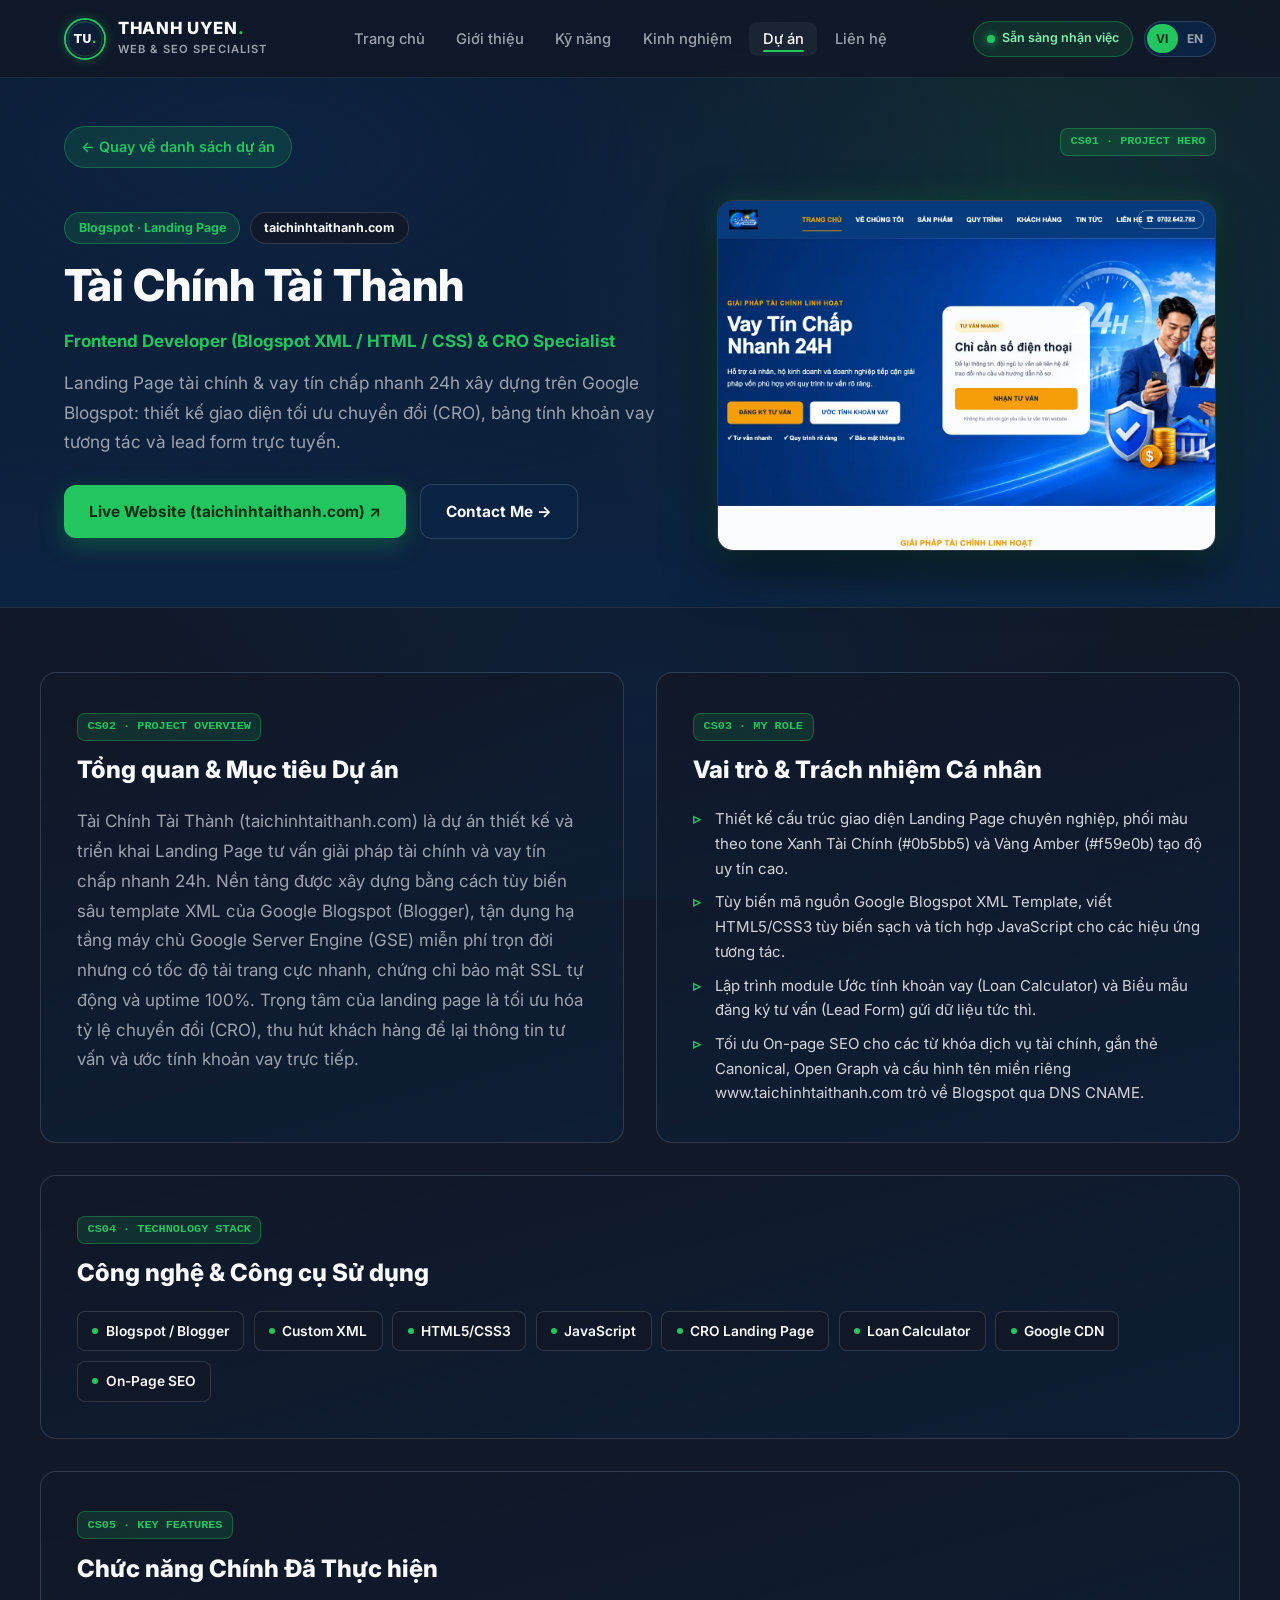
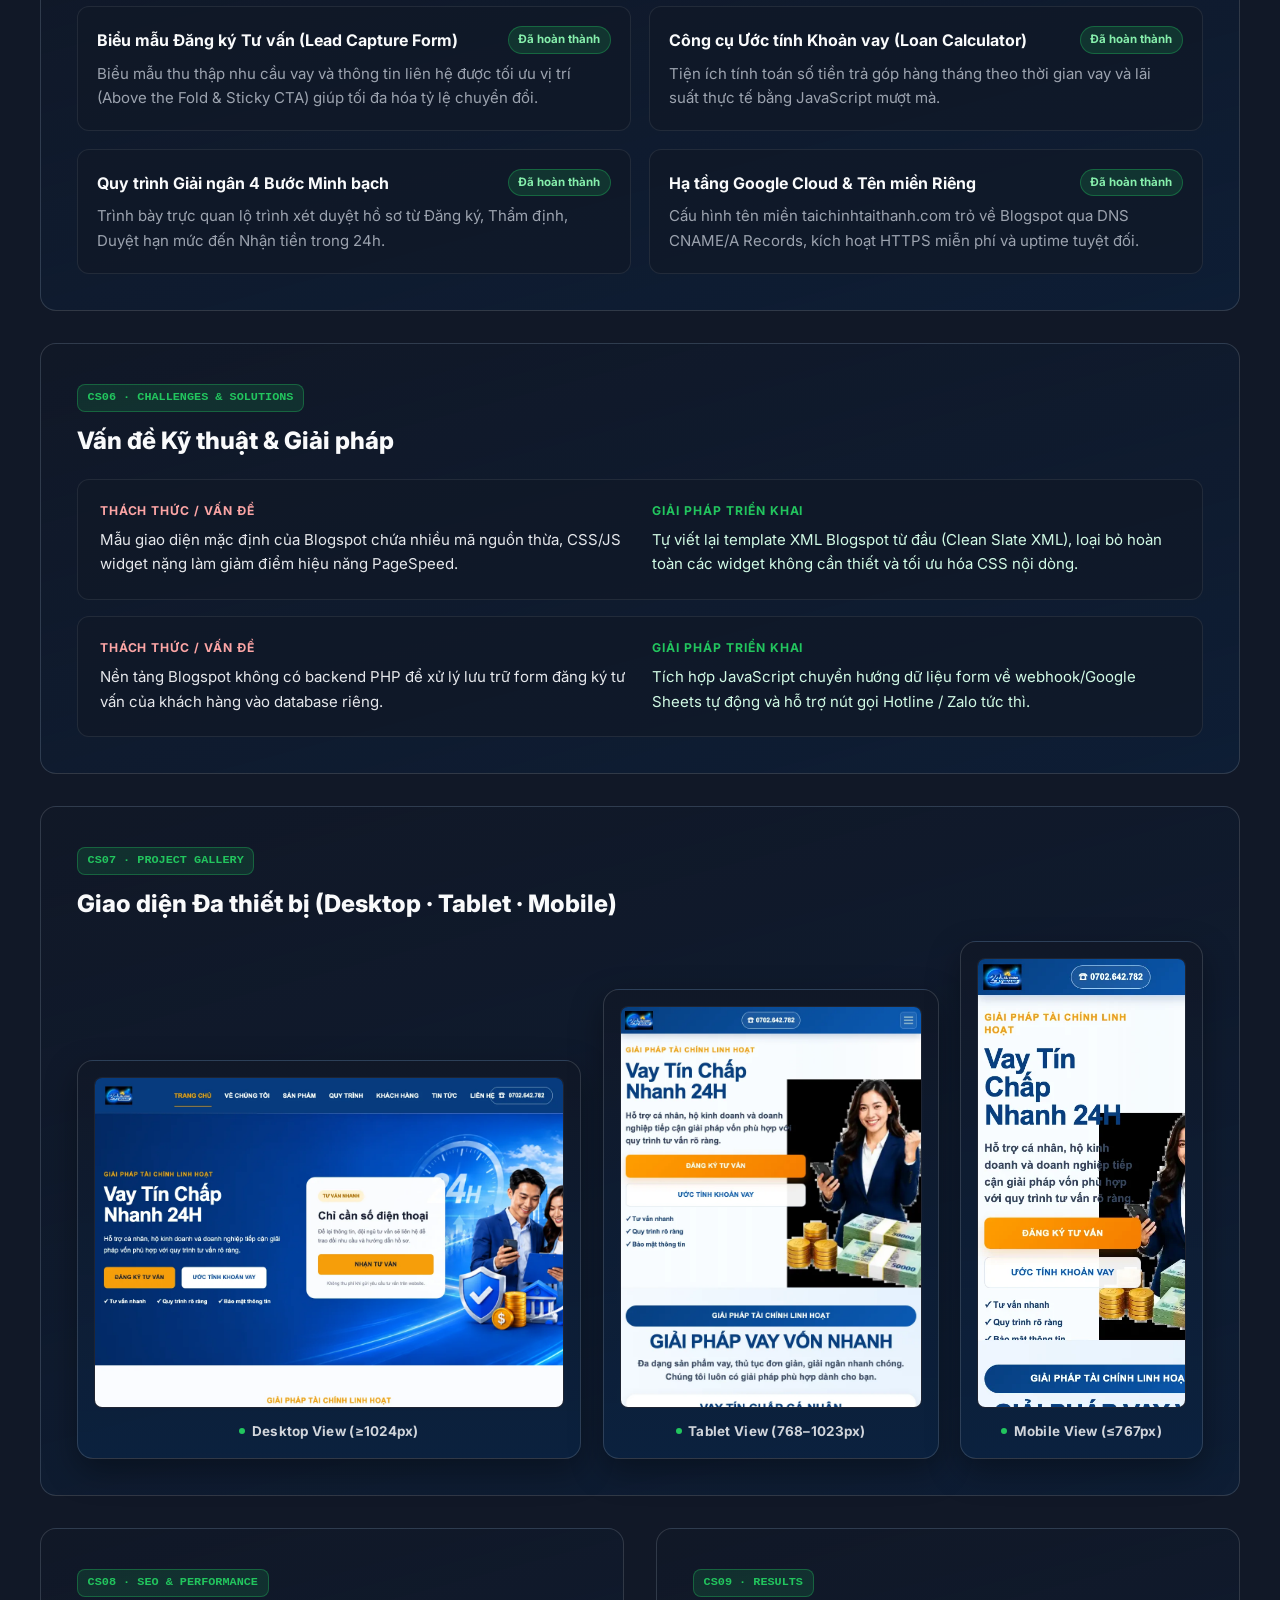
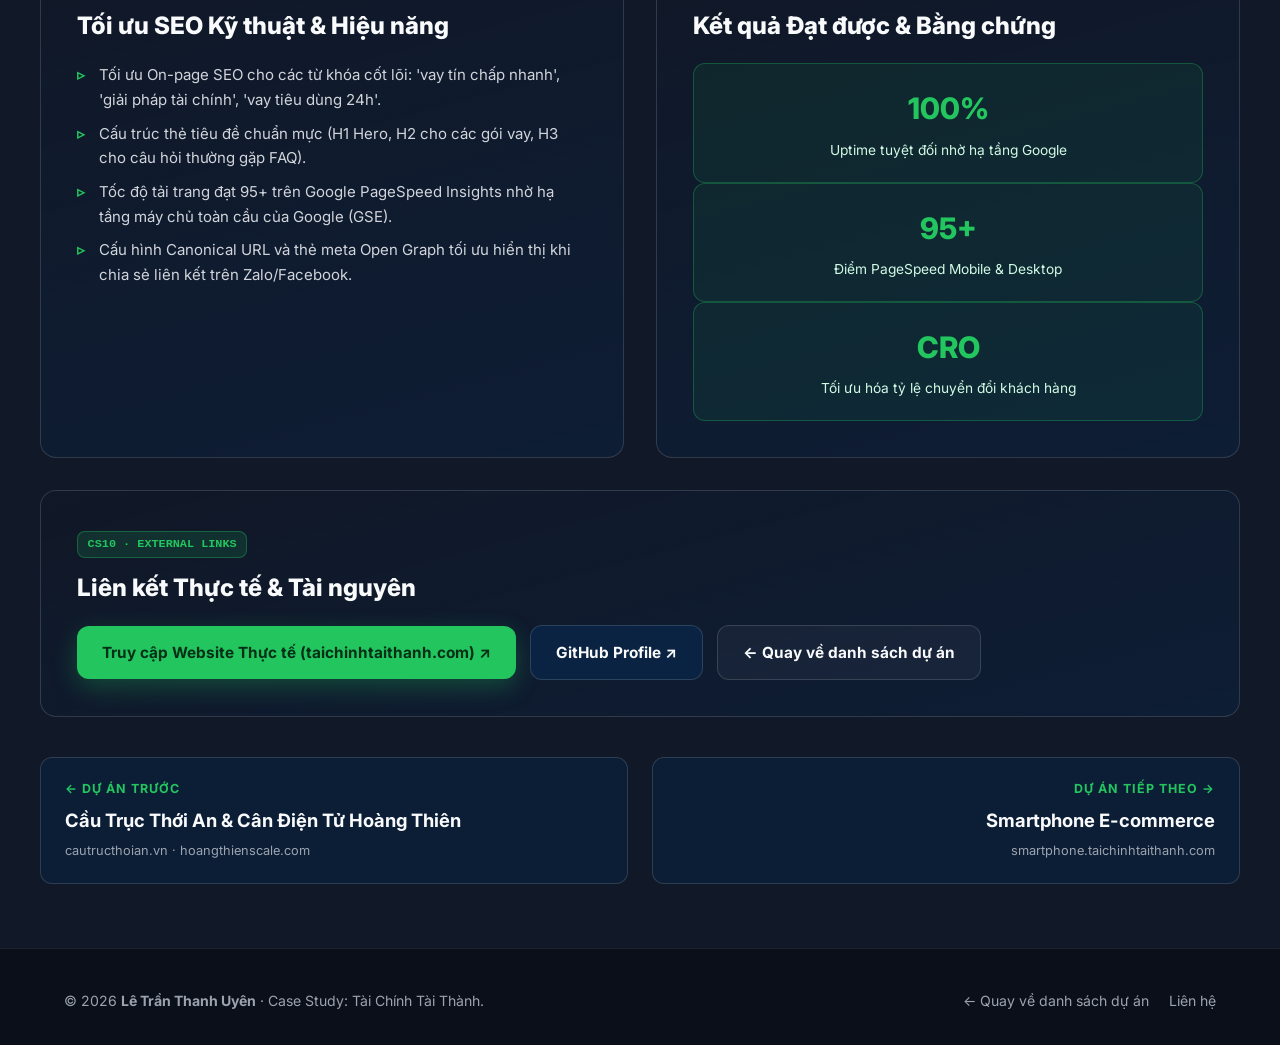
<file: projects/tai-chinh-tai-thanh.html>
<!DOCTYPE html>
<html lang="vi">
<head>
  <meta charset="UTF-8" />
  <meta name="viewport" content="width=device-width, initial-scale=1.0" />
  <title>Case Study: Tài Chính Tài Thành (taichinhtaithanh.com) | Lê Trần Thanh Uyên Portfolio</title>
  <meta name="description" content="Case Study dự án Tài Chính Tài Thành (taichinhtaithanh.com) thực hiện bởi Lê Trần Thanh Uyên: Landing Page tài chính & vay tín chấp nhanh 24h xây dựng trên Google Blogspot: thiết kế giao diện tối ưu chuyển đổi (CRO), bảng tính khoản vay tương tác và lead form trực tuyến." />
  <meta name="robots" content="index, follow" />
  <meta name="theme-color" content="#0B1E38" />
  <link rel="canonical" href="https://uyenpoe.github.io/cv-letranthanhuyen/projects/tai-chinh-tai-thanh.html" />

  <!-- Open Graph -->
  <meta property="og:type" content="article" />
  <meta property="og:title" content="Case Study: Tài Chính Tài Thành – Lê Trần Thanh Uyên" />
  <meta property="og:description" content="Landing Page tài chính & vay tín chấp nhanh 24h xây dựng trên Google Blogspot: tối ưu chuyển đổi CRO, bảng tính khoản vay tương tác và lead form trực tuyến." />
  <meta property="og:url" content="https://uyenpoe.github.io/cv-letranthanhuyen/projects/tai-chinh-tai-thanh.html" />
  <meta property="og:image" content="https://uyenpoe.github.io/cv-letranthanhuyen/assets/images/projects/tai-chinh-tai-thanh.webp" />

  <link rel="icon" type="image/svg+xml" href="../assets/images/avatar.svg" />
  <link rel="preconnect" href="https://fonts.googleapis.com" />
  <link rel="preconnect" href="https://fonts.gstatic.com" crossorigin />
  <link href="https://fonts.googleapis.com/css2?family=Inter:wght@400;500;600;700;800&amp;display=swap" rel="stylesheet" />

  <link rel="stylesheet" href="../assets/css/variables.css" />
  <link rel="stylesheet" href="../assets/css/main.css" />
  <link rel="stylesheet" href="../assets/css/case-study.css" />
  <link rel="stylesheet" href="../assets/css/responsive.css" />

  <!-- Structured Data: CreativeWork Case Study -->
  <script type="application/ld+json">
  {
    "@context": "https://schema.org",
    "@type": "CreativeWork",
    "name": "Case Study: Tài Chính Tài Thành (taichinhtaithanh.com)",
    "author": {
      "@type": "Person",
      "name": "Lê Trần Thanh Uyên"
    },
    "description": "Landing Page tài chính & vay tín chấp nhanh 24h xây dựng trên Google Blogspot: thiết kế giao diện tối ưu chuyển đổi (CRO), bảng tính khoản vay tương tác và lead form trực tuyến.",
    "url": "https://uyenpoe.github.io/cv-letranthanhuyen/projects/tai-chinh-tai-thanh.html"
  }
  </script>

  <!-- Structured Data: BreadcrumbList for Technical SEO -->
  <script type="application/ld+json">
  {
    "@context": "https://schema.org",
    "@type": "BreadcrumbList",
    "itemListElement": [
      {
        "@type": "ListItem",
        "position": 1,
        "name": "Trang chủ",
        "item": "https://uyenpoe.github.io/cv-letranthanhuyen/"
      },
      {
        "@type": "ListItem",
        "position": 2,
        "name": "Dự án",
        "item": "https://uyenpoe.github.io/cv-letranthanhuyen/#projects"
      },
      {
        "@type": "ListItem",
        "position": 3,
        "name": "Case Study: Tài Chính Tài Thành",
        "item": "https://uyenpoe.github.io/cv-letranthanhuyen/projects/tai-chinh-tai-thanh.html"
      }
    ]
  }
  </script>
</head>
<body data-project-slug="tai-chinh-tai-thanh">
  <a href="#csMain" class="skip-link">Chuyển đến nội dung Case Study</a>

  <!-- Header -->
  <header class="site-header" id="siteHeader">
    <div class="container header-inner">
      <a href="../index.html" class="brand" aria-label="Lê Trần Thanh Uyên - Trang chủ">
        <div class="brand-avatar">
          <img src="../assets/images/avatar.svg" alt="Lê Trần Thanh Uyên" width="42" height="42" />
        </div>
        <div class="brand-info">
          <span class="brand-name">THANH UYEN<span class="dot">.</span></span>
          <span class="brand-role">WEB &amp; SEO SPECIALIST</span>
        </div>
      </a>

      <nav class="main-nav" id="mainNav" aria-label="Điều hướng chính">
        <ul class="nav-list">
          <li><a href="../index.html#home" class="nav-link" data-i18n="nav.home">Trang chủ</a></li>
          <li><a href="../index.html#about" class="nav-link" data-i18n="nav.about">Giới thiệu</a></li>
          <li><a href="../index.html#skills" class="nav-link" data-i18n="nav.skills">Kỹ năng</a></li>
          <li><a href="../index.html#experience" class="nav-link" data-i18n="nav.experience">Kinh nghiệm</a></li>
          <li><a href="../index.html#projects" class="nav-link active" data-i18n="nav.projects">Dự án</a></li>
          <li><a href="../index.html#contact" class="nav-link" data-i18n="nav.contact">Liên hệ</a></li>
        </ul>
      </nav>

      <div class="header-actions">
        <button type="button" class="status-toggle" id="statusToggleBtn" aria-pressed="true">
          <span class="status-dot" aria-hidden="true"></span>
          <span class="status-text" id="statusText">Sẵn sàng nhận việc</span>
        </button>

        <div class="lang-switch" role="group" aria-label="Chuyển đổi ngôn ngữ">
          <button type="button" class="lang-btn active" data-lang="vi" aria-pressed="true">VI</button>
          <button type="button" class="lang-btn" data-lang="en" aria-pressed="false">EN</button>
        </div>

        <button type="button" class="menu-toggle" id="menuToggleBtn" aria-label="Mở menu" aria-expanded="false" aria-controls="mainNav">
          <svg width="22" height="22" viewBox="0 0 24 24" fill="none" stroke="currentColor" stroke-width="2.2" stroke-linecap="round">
            <line x1="3" y1="6" x2="21" y2="6"></line>
            <line x1="3" y1="12" x2="21" y2="12"></line>
            <line x1="3" y1="18" x2="21" y2="18"></line>
          </svg>
        </button>
      </div>
    </div>
  </header>

  <main id="csMain">
    <!-- ======================================================================
         CS01: PROJECT HERO & CS12: BACK TO PORTFOLIO
         ====================================================================== -->
    <section class="cs-hero">
      <div class="container">
        <div class="cs-breadcrumb-bar">
          <!-- CS12: Back to Portfolio -->
          <a href="../index.html#projects" class="cs-back-link" data-i18n="caseStudy.backToPortfolio">
            ← Quay về danh sách dự án
          </a>
          <span class="cs-code-tag" data-i18n="caseStudy.cs01Tag">CS01 · PROJECT HERO</span>
        </div>

        <div class="cs-hero-grid">
          <div>
            <div class="cs-badges-row">
              <span class="cs-badge accent" id="csBadge">Blogspot · Landing Page</span>
              <span class="cs-badge">taichinhtaithanh.com</span>
            </div>
            <h1 class="cs-title">Tài Chính Tài Thành</h1>
            <p style="color:var(--accent-primary);font-weight:700;margin-bottom:0.85rem;" id="csHeroRole">Frontend Developer (Blogspot XML / HTML / CSS) &amp; CRO Specialist</p>
            <p class="cs-lead" id="csLead">Landing Page tài chính &amp; vay tín chấp nhanh 24h xây dựng trên Google Blogspot: thiết kế giao diện tối ưu chuyển đổi (CRO), bảng tính khoản vay tương tác và lead form trực tuyến.</p>

            <div class="hero-actions" style="margin-bottom:0;">
              <a href="https://www.taichinhtaithanh.com" target="_blank" rel="noopener noreferrer" class="btn btn-primary">
                <span>Live Website (taichinhtaithanh.com) ↗</span>
              </a>
              <a href="../index.html#contact" class="btn btn-secondary" data-i18n="hero.ctaContact">
                Contact Me →
              </a>
            </div>
          </div>

          <div class="cs-hero-preview">
            <img src="../assets/images/projects/tai-chinh-tai-thanh.webp" alt="Giao diện dự án Tài Chính Tài Thành" width="800" height="500" />
          </div>
        </div>
      </div>
    </section>

    <div class="container cs-main">
      <!-- ====================================================================
           CS02: PROJECT OVERVIEW & CS03: MY ROLE
           ==================================================================== -->
      <div class="cs-two-col">
        <section class="cs-section-block">
          <span class="cs-code-tag" data-i18n="caseStudy.cs02Tag">CS02 · PROJECT OVERVIEW</span>
          <h2 class="cs-block-title" data-i18n="caseStudy.cs02Title">Tổng quan &amp; Mục tiêu Dự án</h2>
          <p style="color:var(--text-secondary);line-height:1.75;" id="csOverviewText">
            Tài Chính Tài Thành (taichinhtaithanh.com) là dự án thiết kế và triển khai Landing Page tư vấn giải pháp tài chính và vay tín chấp nhanh 24h. Nền tảng được xây dựng bằng cách tùy biến sâu template XML của Google Blogspot (Blogger), tận dụng hạ tầng máy chủ Google Server Engine (GSE) miễn phí trọn đời nhưng có tốc độ tải trang cực nhanh, chứng chỉ bảo mật SSL tự động và uptime 100%.
          </p>
        </section>

        <section class="cs-section-block">
          <span class="cs-code-tag" data-i18n="caseStudy.cs03Tag">CS03 · MY ROLE</span>
          <h2 class="cs-block-title" data-i18n="caseStudy.cs03Title">Vai trò &amp; Trách nhiệm Cá nhân</h2>
          <ul class="timeline-list" id="csMyRoleList">
            <!-- Populated by case-study.js -->
          </ul>
        </section>
      </div>

      <!-- ====================================================================
           CS04: TECHNOLOGY STACK
           ==================================================================== -->
      <section class="cs-section-block">
        <span class="cs-code-tag" data-i18n="caseStudy.cs04Tag">CS04 · TECHNOLOGY STACK</span>
        <h2 class="cs-block-title" data-i18n="caseStudy.cs04Title">Công nghệ &amp; Công cụ Sử dụng</h2>
        <div class="skill-tags-wrap" id="csTechStack">
          <!-- Populated by case-study.js -->
        </div>
      </section>

      <!-- ====================================================================
           CS05: KEY FEATURES
           ==================================================================== -->
      <section class="cs-section-block">
        <span class="cs-code-tag" data-i18n="caseStudy.cs05Tag">CS05 · KEY FEATURES</span>
        <h2 class="cs-block-title" data-i18n="caseStudy.cs05Title">Chức năng Chính Đã Thực hiện</h2>
        <div class="cs-features-grid" id="csFeaturesGrid">
          <!-- Populated by case-study.js -->
        </div>
      </section>

      <!-- ====================================================================
           CS06: CHALLENGES & SOLUTIONS
           ==================================================================== -->
      <section class="cs-section-block">
        <span class="cs-code-tag" data-i18n="caseStudy.cs06Tag">CS06 · CHALLENGES &amp; SOLUTIONS</span>
        <h2 class="cs-block-title" data-i18n="caseStudy.cs06Title">Vấn đề Kỹ thuật &amp; Giải pháp</h2>
        <div id="csChallengesWrap">
          <!-- Populated by case-study.js -->
        </div>
      </section>

      <!-- ====================================================================
           CS07: PROJECT GALLERY (Desktop, Tablet, Mobile)
           ==================================================================== -->
      <section class="cs-section-block">
        <span class="cs-code-tag" data-i18n="caseStudy.cs07Tag">CS07 · PROJECT GALLERY</span>
        <h2 class="cs-block-title" data-i18n="caseStudy.cs07Title">Giao diện Đa thiết bị (Desktop · Tablet · Mobile)</h2>
        <div class="cs-gallery-grid">
          <figure class="cs-device-card">
            <img src="../assets/images/projects/tai-chinh-tai-thanh.webp" alt="Tài Chính Tài Thành - Giao diện Desktop (≥1024px)" width="800" height="500" loading="lazy" />
            <figcaption class="cs-device-label">Desktop View (≥1024px)</figcaption>
          </figure>
          <figure class="cs-device-card">
            <img src="../assets/images/projects/tai-chinh-tai-thanh-tablet.webp" alt="Tài Chính Tài Thành - Giao diện Tablet (768–1023px)" width="800" height="500" loading="lazy" />
            <figcaption class="cs-device-label">Tablet View (768–1023px)</figcaption>
          </figure>
          <figure class="cs-device-card">
            <img src="../assets/images/projects/tai-chinh-tai-thanh-mobile.webp" alt="Tài Chính Tài Thành - Giao diện Mobile (≤767px)" width="800" height="500" loading="lazy" />
            <figcaption class="cs-device-label">Mobile View (≤767px)</figcaption>
          </figure>
        </div>
      </section>

      <!-- ====================================================================
           CS08: SEO & PERFORMANCE + CS09: RESULTS
           ==================================================================== -->
      <div class="cs-two-col">
        <section class="cs-section-block">
          <span class="cs-code-tag" data-i18n="caseStudy.cs08Tag">CS08 · SEO &amp; PERFORMANCE</span>
          <h2 class="cs-block-title" data-i18n="caseStudy.cs08Title">Tối ưu SEO Kỹ thuật &amp; Hiệu năng</h2>
          <ul class="timeline-list" id="csSeoList">
            <!-- Populated by case-study.js -->
          </ul>
        </section>

        <section class="cs-section-block">
          <span class="cs-code-tag" data-i18n="caseStudy.cs09Tag">CS09 · RESULTS</span>
          <h2 class="cs-block-title" data-i18n="caseStudy.cs09Title">Kết quả Đạt được &amp; Bằng chứng</h2>
          <div class="cs-results-grid" id="csResultsGrid">
            <!-- Populated by case-study.js -->
          </div>
        </section>
      </div>

      <!-- ====================================================================
           CS10: EXTERNAL LINKS
           ==================================================================== -->
      <section class="cs-section-block">
        <span class="cs-code-tag" data-i18n="caseStudy.cs10Tag">CS10 · EXTERNAL LINKS</span>
        <h2 class="cs-block-title" data-i18n="caseStudy.cs10Title">Liên kết Thực tế &amp; Tài nguyên</h2>
        <div class="hero-actions" style="margin-bottom:0;">
          <a href="https://www.taichinhtaithanh.com" target="_blank" rel="noopener noreferrer" class="btn btn-primary">
            <span>Truy cập Website Thực tế (taichinhtaithanh.com) ↗</span>
          </a>
          <a href="https://github.com/UyenPoe" target="_blank" rel="noopener noreferrer" class="btn btn-secondary">
            <span>GitHub Profile ↗</span>
          </a>
          <a href="../index.html#projects" class="btn btn-outline" data-i18n="caseStudy.backToPortfolio">
            ← Quay về danh sách dự án
          </a>
        </div>
      </section>

      <!-- ====================================================================
           CS11: PROJECT NAVIGATION (Prev / Next Project)
           ==================================================================== -->
      <nav class="cs-project-nav" aria-label="Điều hướng dự án trước và tiếp theo">
        <a href="#" class="cs-nav-card prev" id="csPrevProject">
          <span class="cs-nav-dir">← Dự án trước</span>
          <span class="cs-nav-name">...</span>
        </a>
        <a href="#" class="cs-nav-card next" id="csNextProject">
          <span class="cs-nav-dir">Dự án tiếp theo →</span>
          <span class="cs-nav-name">...</span>
        </a>
      </nav>
    </div>
  </main>

  <footer class="site-footer">
    <div class="container footer-inner">
      <p class="footer-copy">
        © 2026 <strong>Lê Trần Thanh Uyên</strong> · Case Study: Tài Chính Tài Thành.
      </p>
      <div class="footer-links">
        <a href="../index.html#projects" data-i18n="caseStudy.backToPortfolio">← Quay về danh sách dự án</a>
        <a href="../index.html#contact">Liên hệ</a>
      </div>
    </div>
  </footer>

  <!-- Back to Top Button with Scroll Progress -->
  <button type="button" class="back-to-top-btn" id="backToTopBtn" aria-label="Cuộn lên đầu trang">
    <svg class="progress-ring" width="44" height="44" viewBox="0 0 44 44">
      <circle class="progress-ring-circle-bg" cx="22" cy="22" r="18" fill="none" stroke="rgba(249, 250, 251, 0.1)" stroke-width="3"></circle>
      <circle class="progress-ring-circle" id="scrollProgressCircle" cx="22" cy="22" r="18" fill="none" stroke="var(--accent-primary)" stroke-width="3" stroke-dasharray="113.097" stroke-dashoffset="113.097" stroke-linecap="round"></circle>
    </svg>
    <svg class="arrow-up-icon" width="18" height="18" viewBox="0 0 24 24" fill="none" stroke="currentColor" stroke-width="2.5">
      <polyline points="18 15 12 9 6 15"></polyline>
    </svg>
  </button>

  <script src="../assets/js/data.js"></script>
  <script src="../assets/js/main.js"></script>
  <script src="../assets/js/case-study.js"></script>
</body>
</html>
</file>
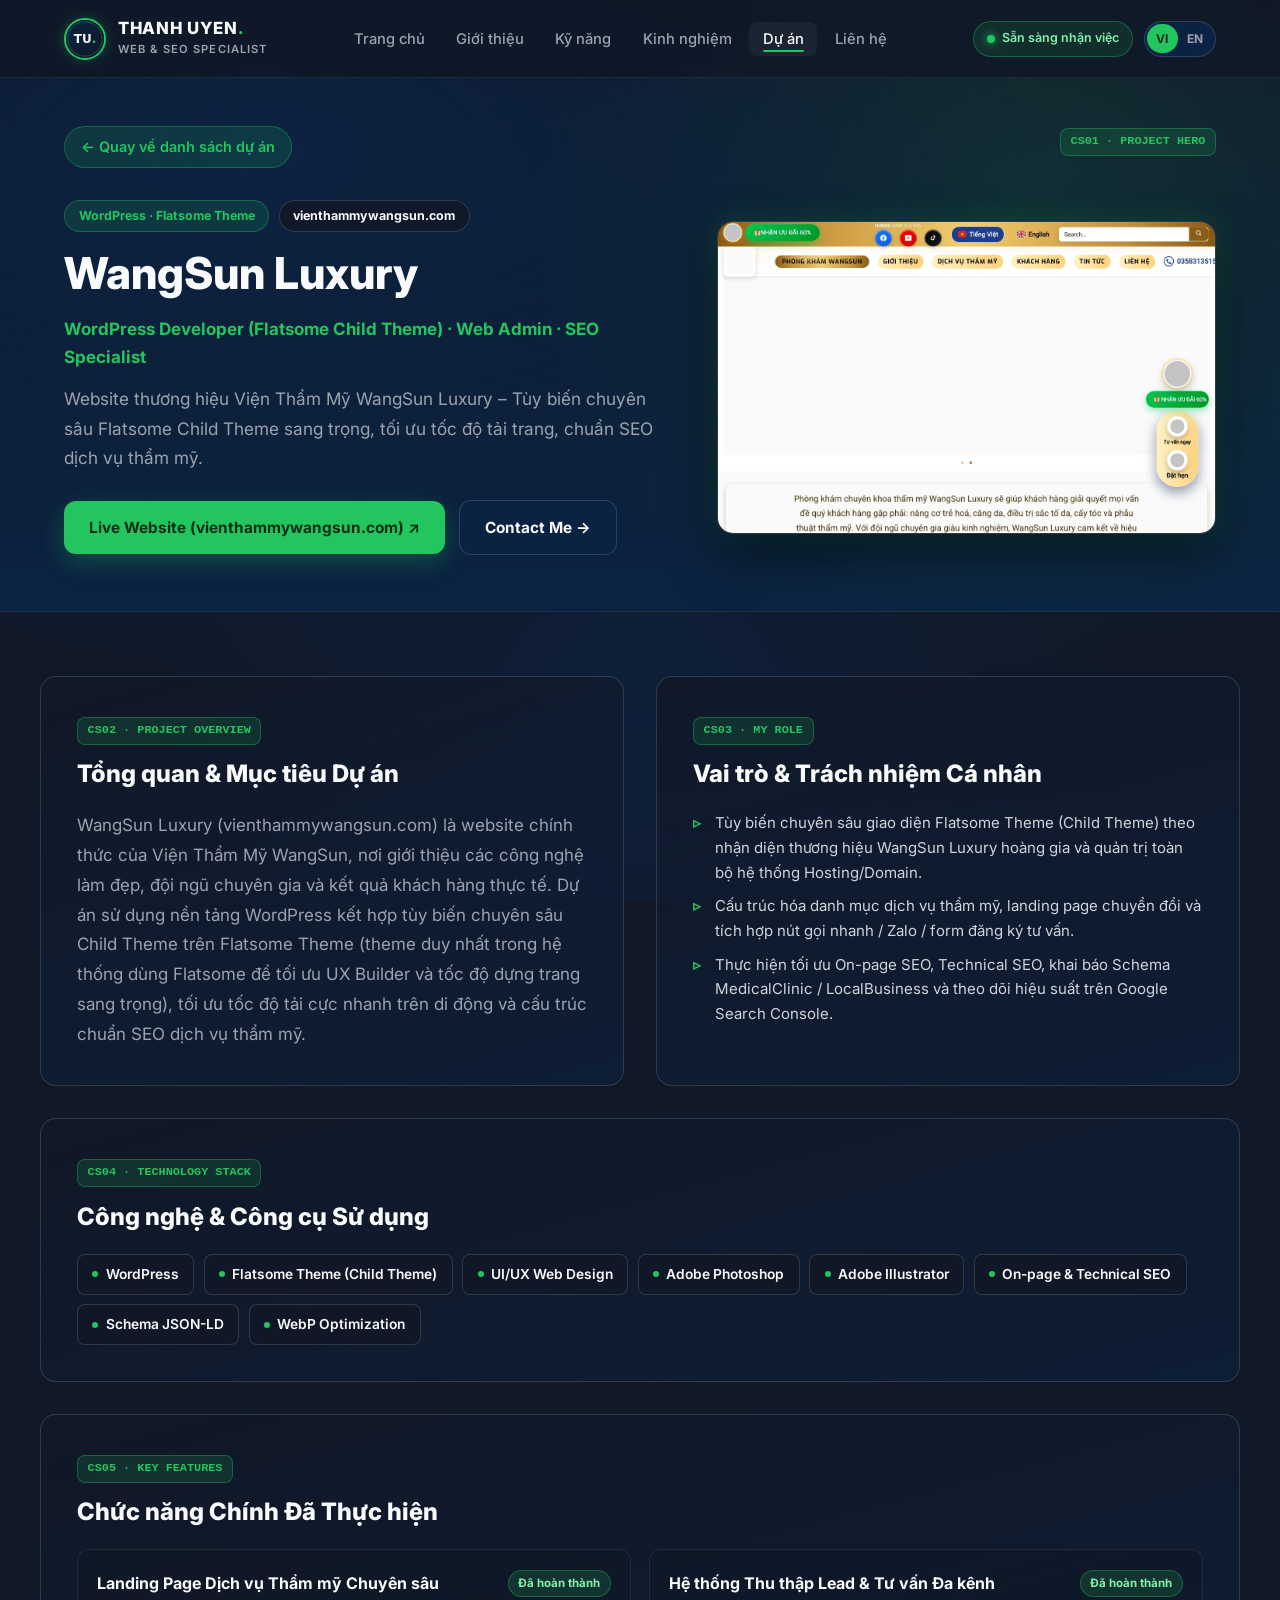
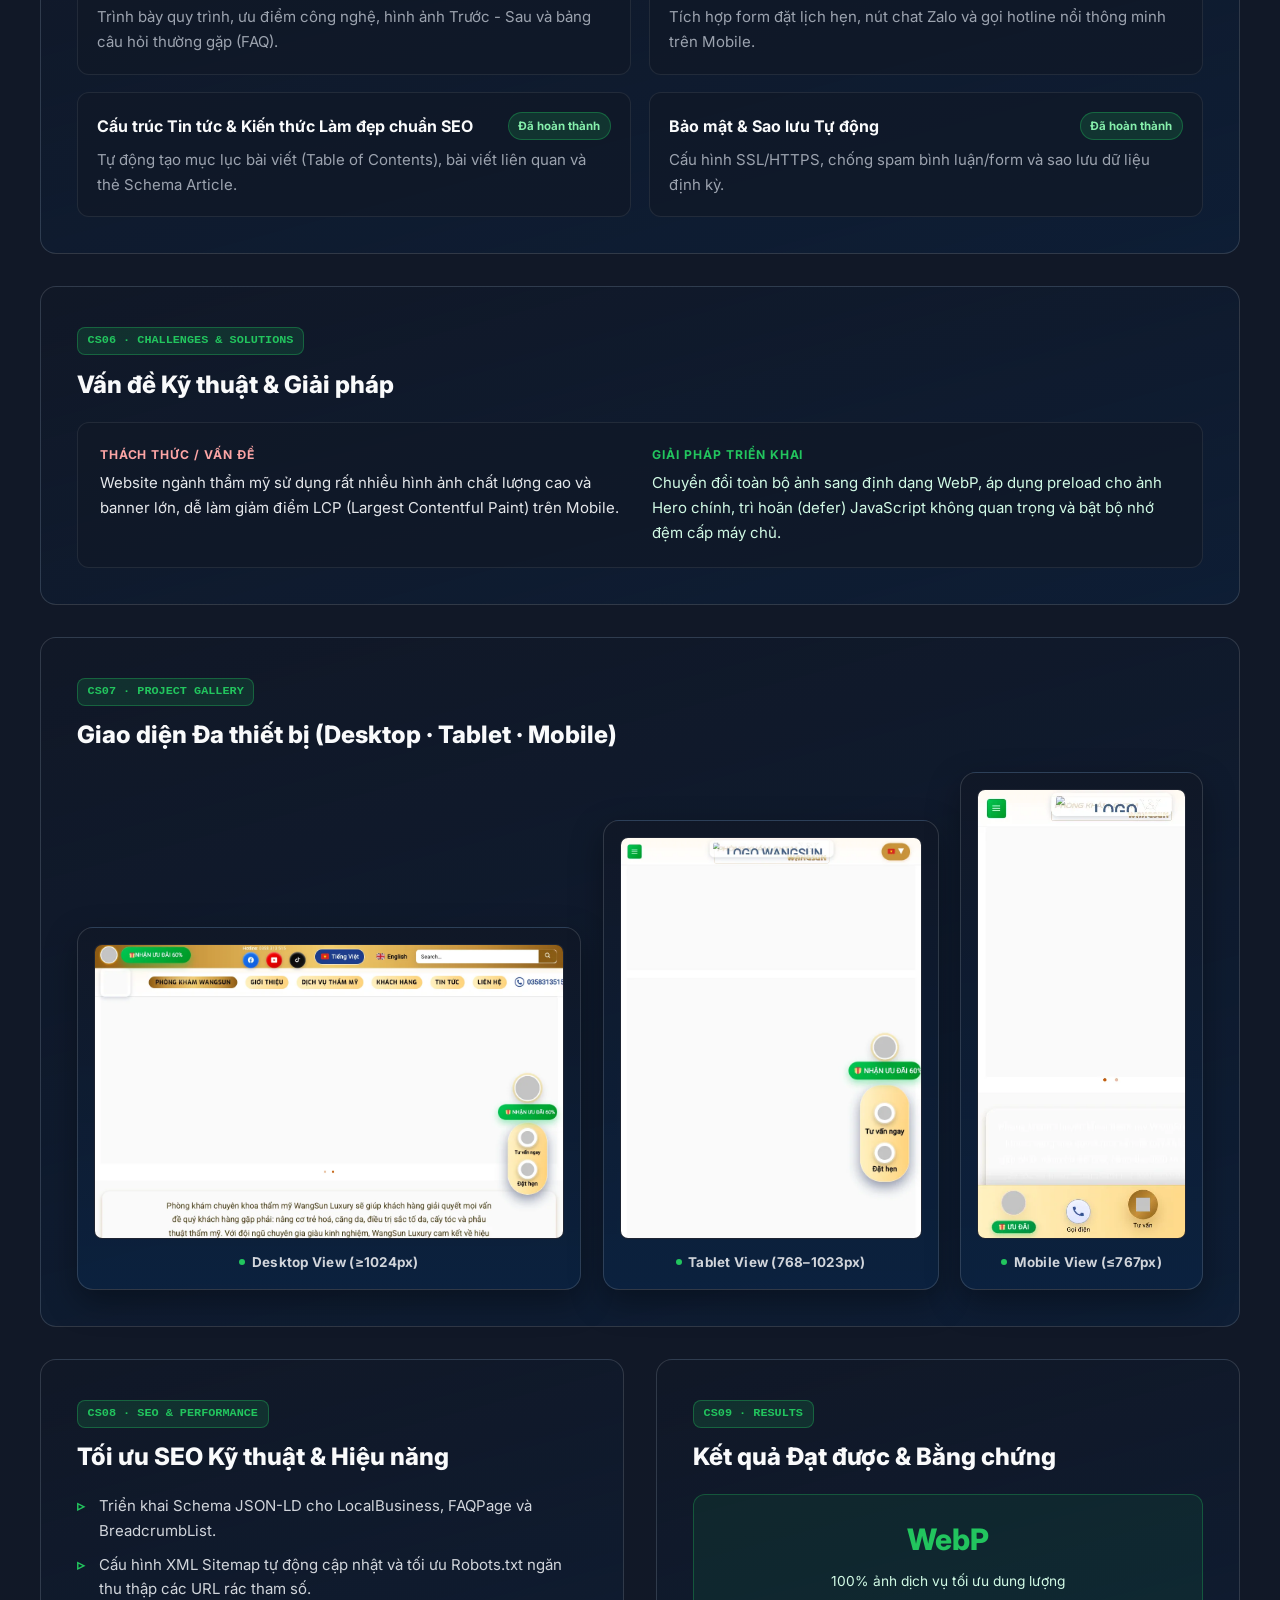
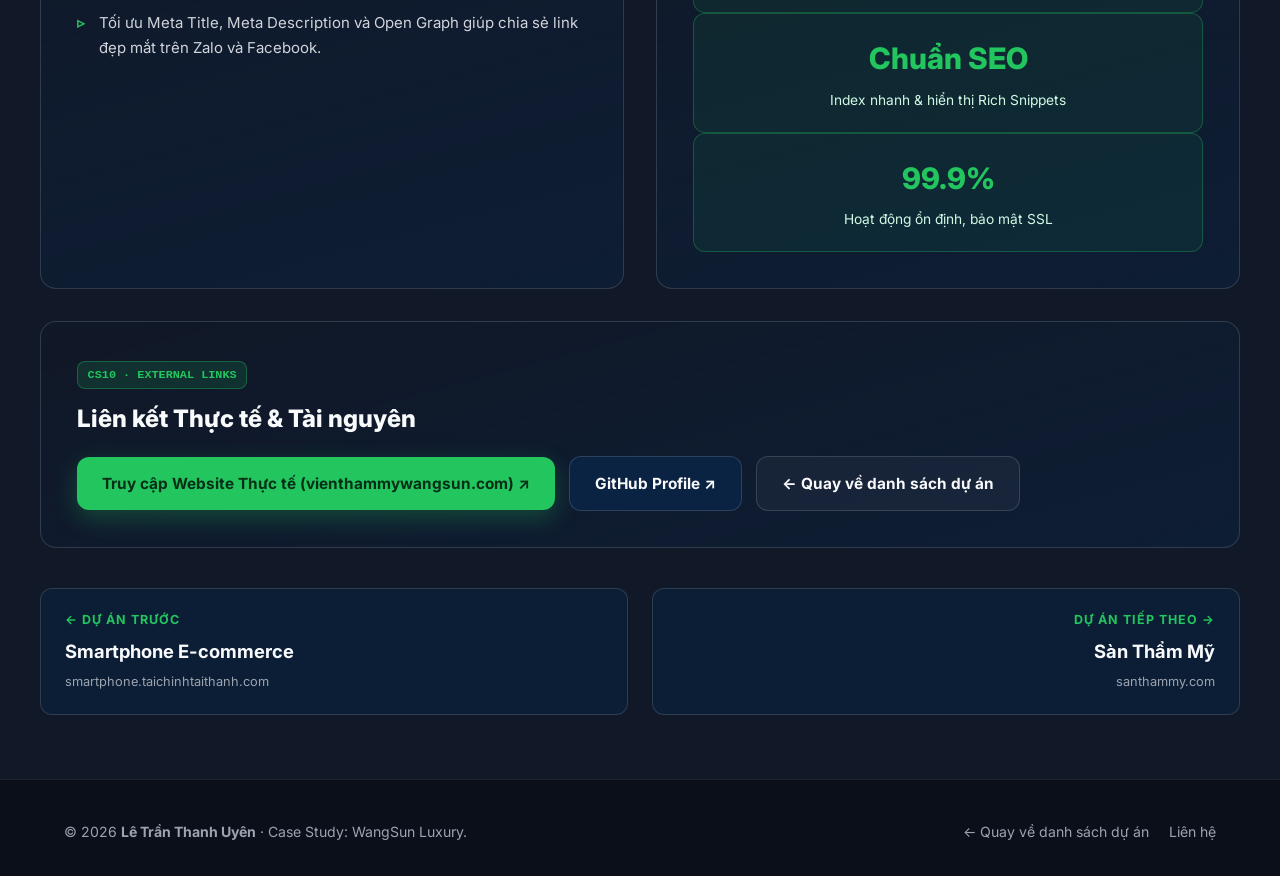
<file: projects/wangsun-luxury.html>
<!DOCTYPE html>
<html lang="vi">
<head>
  <meta charset="UTF-8" />
  <meta name="viewport" content="width=device-width, initial-scale=1.0" />
  <title>Case Study: WangSun Luxury (vienthammywangsun.com) | Lê Trần Thanh Uyên Portfolio</title>
  <meta name="description" content="Case Study dự án WangSun Luxury (vienthammywangsun.com) thực hiện bởi Lê Trần Thanh Uyên: Website thương hiệu Viện Thẩm Mỹ WangSun Luxury – Thiết kế sang trọng, tối ưu tốc độ tải trang, chuẩn SEO dịch vụ thẩm mỹ và thu hút khách hàng tiềm năng." />
  <meta name="robots" content="index, follow" />
  <meta name="theme-color" content="#111827" />
  <link rel="canonical" href="https://uyenpoe.github.io/cv-letranthanhuyen/projects/wangsun-luxury.html" />

  <!-- Open Graph -->
  <meta property="og:type" content="article" />
  <meta property="og:title" content="Case Study: WangSun Luxury – Lê Trần Thanh Uyên" />
  <meta property="og:description" content="Website thương hiệu Viện Thẩm Mỹ WangSun Luxury – Thiết kế sang trọng, tối ưu tốc độ tải trang, chuẩn SEO dịch vụ thẩm mỹ và thu hút khách hàng tiềm năng." />
  <meta property="og:url" content="https://uyenpoe.github.io/cv-letranthanhuyen/projects/wangsun-luxury.html" />
  <meta property="og:image" content="https://uyenpoe.github.io/cv-letranthanhuyen/assets/images/projects/wangsun-luxury.png" />

  <link rel="icon" type="image/svg+xml" href="../assets/images/avatar.svg" />
  <link rel="preconnect" href="https://fonts.googleapis.com" />
  <link rel="preconnect" href="https://fonts.gstatic.com" crossorigin />
  <link href="https://fonts.googleapis.com/css2?family=Inter:wght@400;500;600;700;800&amp;display=swap" rel="stylesheet" />

  <link rel="stylesheet" href="../assets/css/variables.css" />
  <link rel="stylesheet" href="../assets/css/main.css" />
  <link rel="stylesheet" href="../assets/css/case-study.css" />
  <link rel="stylesheet" href="../assets/css/responsive.css" />

  <!-- Structured Data: CreativeWork Case Study -->
  <script type="application/ld+json">
  {
    "@context": "https://schema.org",
    "@type": "CreativeWork",
    "name": "Case Study: WangSun Luxury (vienthammywangsun.com)",
    "author": {
      "@type": "Person",
      "name": "Lê Trần Thanh Uyên"
    },
    "description": "Website thương hiệu Viện Thẩm Mỹ WangSun Luxury – Thiết kế sang trọng, tối ưu tốc độ tải trang, chuẩn SEO dịch vụ thẩm mỹ và thu hút khách hàng tiềm năng.",
    "url": "https://uyenpoe.github.io/cv-letranthanhuyen/projects/wangsun-luxury.html"
  }
  </script>

  <!-- Structured Data: BreadcrumbList for Technical SEO -->
  <script type="application/ld+json">
  {
    "@context": "https://schema.org",
    "@type": "BreadcrumbList",
    "itemListElement": [
      {
        "@type": "ListItem",
        "position": 1,
        "name": "Trang chủ",
        "item": "https://uyenpoe.github.io/cv-letranthanhuyen/"
      },
      {
        "@type": "ListItem",
        "position": 2,
        "name": "Dự án",
        "item": "https://uyenpoe.github.io/cv-letranthanhuyen/#projects"
      },
      {
        "@type": "ListItem",
        "position": 3,
        "name": "Case Study: WangSun Luxury",
        "item": "https://uyenpoe.github.io/cv-letranthanhuyen/projects/wangsun-luxury.html"
      }
    ]
  }
  </script>
</head>
<body data-project-slug="wangsun-luxury">
  <a href="#csMain" class="skip-link">Chuyển đến nội dung Case Study</a>

  <!-- Header -->
  <header class="site-header" id="siteHeader">
    <div class="container header-inner">
      <a href="../index.html" class="brand" aria-label="Lê Trần Thanh Uyên - Trang chủ">
        <div class="brand-avatar">
          <img src="../assets/images/avatar.svg" alt="Lê Trần Thanh Uyên" width="42" height="42" />
        </div>
        <div class="brand-info">
          <span class="brand-name">THANH UYEN<span class="dot">.</span></span>
          <span class="brand-role">WEB &amp; SEO SPECIALIST</span>
        </div>
      </a>

      <nav class="main-nav" id="mainNav" aria-label="Điều hướng chính">
        <ul class="nav-list">
          <li><a href="../index.html#home" class="nav-link" data-i18n="nav.home">Trang chủ</a></li>
          <li><a href="../index.html#about" class="nav-link" data-i18n="nav.about">Giới thiệu</a></li>
          <li><a href="../index.html#skills" class="nav-link" data-i18n="nav.skills">Kỹ năng</a></li>
          <li><a href="../index.html#experience" class="nav-link" data-i18n="nav.experience">Kinh nghiệm</a></li>
          <li><a href="../index.html#projects" class="nav-link active" data-i18n="nav.projects">Dự án</a></li>
          <li><a href="../index.html#contact" class="nav-link" data-i18n="nav.contact">Liên hệ</a></li>
        </ul>
      </nav>

      <div class="header-actions">
        <button type="button" class="status-toggle" id="statusToggleBtn" aria-pressed="true">
          <span class="status-dot" aria-hidden="true"></span>
          <span class="status-text" id="statusText">Sẵn sàng nhận việc</span>
        </button>

        <div class="lang-switch" role="group" aria-label="Chuyển đổi ngôn ngữ">
          <button type="button" class="lang-btn active" data-lang="vi" aria-pressed="true">VI</button>
          <button type="button" class="lang-btn" data-lang="en" aria-pressed="false">EN</button>
        </div>

        <button type="button" class="menu-toggle" id="menuToggleBtn" aria-label="Mở menu" aria-expanded="false" aria-controls="mainNav">
          <svg width="22" height="22" viewBox="0 0 24 24" fill="none" stroke="currentColor" stroke-width="2.2" stroke-linecap="round">
            <line x1="3" y1="6" x2="21" y2="6"></line>
            <line x1="3" y1="12" x2="21" y2="12"></line>
            <line x1="3" y1="18" x2="21" y2="18"></line>
          </svg>
        </button>
      </div>
    </div>
  </header>

  <main id="csMain">
    <!-- ======================================================================
         CS01: PROJECT HERO & CS12: BACK TO PORTFOLIO
         ====================================================================== -->
    <section class="cs-hero">
      <div class="container">
        <div class="cs-breadcrumb-bar">
          <!-- CS12: Back to Portfolio -->
          <a href="../index.html#projects" class="cs-back-link" data-i18n="caseStudy.backToPortfolio">
            ← Quay về danh sách dự án
          </a>
          <span class="cs-code-tag" data-i18n="caseStudy.cs01Tag">CS01 · PROJECT HERO</span>
        </div>

        <div class="cs-hero-grid">
          <div>
            <div class="cs-badges-row">
              <span class="cs-badge accent" id="csBadge">WordPress · Flatsome Theme</span>
              <span class="cs-badge">vienthammywangsun.com</span>
            </div>
            <h1 class="cs-title">WangSun Luxury</h1>
            <p style="color:var(--accent-primary);font-weight:700;margin-bottom:0.85rem;" id="csHeroRole">WordPress Developer (Flatsome Child Theme) · Web Admin · SEO Specialist</p>
            <p class="cs-lead" id="csLead">Website thương hiệu Viện Thẩm Mỹ WangSun Luxury – Tùy biến chuyên sâu Flatsome Child Theme sang trọng, tối ưu tốc độ tải trang, chuẩn SEO dịch vụ thẩm mỹ.</p>

            <div class="hero-actions" style="margin-bottom:0;">
              <a href="https://vienthammywangsun.com" target="_blank" rel="noopener noreferrer" class="btn btn-primary">
                <span>Live Website (vienthammywangsun.com) ↗</span>
              </a>
              <a href="../index.html#contact" class="btn btn-secondary" data-i18n="hero.ctaContact">
                Contact Me →
              </a>
            </div>
          </div>

          <div class="cs-hero-preview">
            <img src="../assets/images/projects/wangsun-luxury.webp" alt="Giao diện dự án WangSun Luxury" width="800" height="500" />
          </div>
        </div>
      </div>
    </section>

    <div class="container cs-main">
      <!-- ====================================================================
           CS02: PROJECT OVERVIEW & CS03: MY ROLE
           ==================================================================== -->
      <div class="cs-two-col">
        <section class="cs-section-block">
          <span class="cs-code-tag" data-i18n="caseStudy.cs02Tag">CS02 · PROJECT OVERVIEW</span>
          <h2 class="cs-block-title" data-i18n="caseStudy.cs02Title">Tổng quan &amp; Mục tiêu Dự án</h2>
          <p style="color:var(--text-secondary);line-height:1.75;" id="csOverviewText">
            WangSun Luxury (vienthammywangsun.com) là website chính thức của Viện Thẩm Mỹ WangSun. Dự án sử dụng nền tảng WordPress kết hợp tùy biến chuyên sâu Child Theme trên Flatsome Theme (theme duy nhất trong hệ thống dùng Flatsome để tối ưu UX Builder và tốc độ dựng trang sang trọng), tối ưu tốc độ tải cực nhanh trên di động và cấu trúc chuẩn SEO dịch vụ thẩm mỹ.
          </p>
        </section>

        <section class="cs-section-block">
          <span class="cs-code-tag" data-i18n="caseStudy.cs03Tag">CS03 · MY ROLE</span>
          <h2 class="cs-block-title" data-i18n="caseStudy.cs03Title">Vai trò &amp; Trách nhiệm Cá nhân</h2>
          <ul class="timeline-list" id="csMyRoleList">
            <!-- Populated by case-study.js -->
          </ul>
        </section>
      </div>

      <!-- ====================================================================
           CS04: TECHNOLOGY STACK
           ==================================================================== -->
      <section class="cs-section-block">
        <span class="cs-code-tag" data-i18n="caseStudy.cs04Tag">CS04 · TECHNOLOGY STACK</span>
        <h2 class="cs-block-title" data-i18n="caseStudy.cs04Title">Công nghệ &amp; Công cụ Sử dụng</h2>
        <div class="skill-tags-wrap" id="csTechStack">
          <!-- Populated by case-study.js -->
        </div>
      </section>

      <!-- ====================================================================
           CS05: KEY FEATURES
           ==================================================================== -->
      <section class="cs-section-block">
        <span class="cs-code-tag" data-i18n="caseStudy.cs05Tag">CS05 · KEY FEATURES</span>
        <h2 class="cs-block-title" data-i18n="caseStudy.cs05Title">Chức năng Chính Đã Thực hiện</h2>
        <div class="cs-features-grid" id="csFeaturesGrid">
          <!-- Populated by case-study.js -->
        </div>
      </section>

      <!-- ====================================================================
           CS06: CHALLENGES & SOLUTIONS
           ==================================================================== -->
      <section class="cs-section-block">
        <span class="cs-code-tag" data-i18n="caseStudy.cs06Tag">CS06 · CHALLENGES &amp; SOLUTIONS</span>
        <h2 class="cs-block-title" data-i18n="caseStudy.cs06Title">Vấn đề Kỹ thuật &amp; Giải pháp</h2>
        <div id="csChallengesWrap">
          <!-- Populated by case-study.js -->
        </div>
      </section>

      <!-- ====================================================================
           CS07: PROJECT GALLERY (Desktop, Tablet, Mobile)
           ==================================================================== -->
      <section class="cs-section-block">
        <span class="cs-code-tag" data-i18n="caseStudy.cs07Tag">CS07 · PROJECT GALLERY</span>
        <h2 class="cs-block-title" data-i18n="caseStudy.cs07Title">Giao diện Đa thiết bị (Desktop · Tablet · Mobile)</h2>
        <div class="cs-gallery-grid">
          <figure class="cs-device-card">
            <img src="../assets/images/projects/wangsun-luxury.webp" alt="WangSun Luxury - Giao diện Desktop (≥1024px)" width="800" height="500" loading="lazy" />
            <figcaption class="cs-device-label">Desktop View (≥1024px)</figcaption>
          </figure>
          <figure class="cs-device-card">
            <img src="../assets/images/projects/wangsun-luxury-tablet.webp" alt="WangSun Luxury - Giao diện Tablet (768–1023px)" width="800" height="500" loading="lazy" />
            <figcaption class="cs-device-label">Tablet View (768–1023px)</figcaption>
          </figure>
          <figure class="cs-device-card">
            <img src="../assets/images/projects/wangsun-luxury-mobile.webp" alt="WangSun Luxury - Giao diện Mobile (≤767px)" width="800" height="500" loading="lazy" />
            <figcaption class="cs-device-label">Mobile View (≤767px)</figcaption>
          </figure>
        </div>
      </section>

      <!-- ====================================================================
           CS08: SEO & PERFORMANCE + CS09: RESULTS
           ==================================================================== -->
      <div class="cs-two-col">
        <section class="cs-section-block">
          <span class="cs-code-tag" data-i18n="caseStudy.cs08Tag">CS08 · SEO &amp; PERFORMANCE</span>
          <h2 class="cs-block-title" data-i18n="caseStudy.cs08Title">Tối ưu SEO Kỹ thuật &amp; Hiệu năng</h2>
          <ul class="timeline-list" id="csSeoList">
            <!-- Populated by case-study.js -->
          </ul>
        </section>

        <section class="cs-section-block">
          <span class="cs-code-tag" data-i18n="caseStudy.cs09Tag">CS09 · RESULTS</span>
          <h2 class="cs-block-title" data-i18n="caseStudy.cs09Title">Kết quả Đạt được &amp; Bằng chứng</h2>
          <div class="cs-results-grid" id="csResultsGrid">
            <!-- Populated by case-study.js -->
          </div>
        </section>
      </div>

      <!-- ====================================================================
           CS10: EXTERNAL LINKS
           ==================================================================== -->
      <section class="cs-section-block">
        <span class="cs-code-tag" data-i18n="caseStudy.cs10Tag">CS10 · EXTERNAL LINKS</span>
        <h2 class="cs-block-title" data-i18n="caseStudy.cs10Title">Liên kết Thực tế &amp; Tài nguyên</h2>
        <div class="hero-actions" style="margin-bottom:0;">
          <a href="https://vienthammywangsun.com" target="_blank" rel="noopener noreferrer" class="btn btn-primary">
            <span>Truy cập Website Thực tế (vienthammywangsun.com) ↗</span>
          </a>
          <a href="https://github.com/UyenPoe" target="_blank" rel="noopener noreferrer" class="btn btn-secondary">
            <span>GitHub Profile ↗</span>
          </a>
          <a href="../index.html#projects" class="btn btn-outline" data-i18n="caseStudy.backToPortfolio">
            ← Quay về danh sách dự án
          </a>
        </div>
      </section>

      <!-- ====================================================================
           CS11: PROJECT NAVIGATION (Prev / Next Project)
           ==================================================================== -->
      <nav class="cs-project-nav" aria-label="Điều hướng dự án trước và tiếp theo">
        <a href="#" class="cs-nav-card prev" id="csPrevProject">
          <span class="cs-nav-dir">← Dự án trước</span>
          <span class="cs-nav-name">...</span>
        </a>
        <a href="#" class="cs-nav-card next" id="csNextProject">
          <span class="cs-nav-dir">Dự án tiếp theo →</span>
          <span class="cs-nav-name">...</span>
        </a>
      </nav>
    </div>
  </main>

  <footer class="site-footer">
    <div class="container footer-inner">
      <p class="footer-copy">
        © 2026 <strong>Lê Trần Thanh Uyên</strong> · Case Study: WangSun Luxury.
      </p>
      <div class="footer-links">
        <a href="../index.html#projects" data-i18n="caseStudy.backToPortfolio">← Quay về danh sách dự án</a>
        <a href="../index.html#contact">Liên hệ</a>
      </div>
    </div>
  </footer>

  <!-- Back to Top Button with Scroll Progress -->
  <button type="button" class="back-to-top-btn" id="backToTopBtn" aria-label="Cuộn lên đầu trang">
    <svg class="progress-ring" width="44" height="44" viewBox="0 0 44 44">
      <circle class="progress-ring-circle-bg" cx="22" cy="22" r="18" fill="none" stroke="rgba(249, 250, 251, 0.1)" stroke-width="3"></circle>
      <circle class="progress-ring-circle" id="scrollProgressCircle" cx="22" cy="22" r="18" fill="none" stroke="var(--accent-primary)" stroke-width="3" stroke-dasharray="113.097" stroke-dashoffset="113.097" stroke-linecap="round"></circle>
    </svg>
    <svg class="arrow-up-icon" width="18" height="18" viewBox="0 0 24 24" fill="none" stroke="currentColor" stroke-width="2.5">
      <polyline points="18 15 12 9 6 15"></polyline>
    </svg>
  </button>

  <script src="../assets/js/data.js"></script>
  <script src="../assets/js/main.js"></script>
  <script src="../assets/js/case-study.js"></script>
</body>
</html>
</file>
<file: assets/css/variables.css>
/* ==========================================================================
   DESIGN TOKENS & CSS VARIABLES - DARK TECH PORTFOLIO
   Project: Personal CV & Portfolio Landing Page - Lê Trần Thanh Uyên
   ========================================================================== */

:root {
  /* Core Palette (Strictly following specification V) */
  --bg-primary: #111827;        /* Background chính */
  --bg-secondary: #0B2342;      /* Background phụ */
  --bg-card: rgba(17, 24, 39, 0.85);
  --bg-card-elevated: #162238;
  --bg-glass: rgba(17, 24, 39, 0.82);

  /* Accent Colors */
  --accent-primary: #22C55E;    /* Accent xanh lá */
  --accent-hover: #16A34A;
  --accent-soft: rgba(34, 197, 94, 0.14);
  --accent-border: rgba(34, 197, 94, 0.35);
  --accent-glow: rgba(34, 197, 94, 0.25);

  /* Status Colors */
  --status-available: #22C55E;
  --status-busy: #F59E0B;
  --status-info: #38BDF8;

  /* Text Colors */
  --text-primary: #F9FAFB;      /* Text chính */
  --text-secondary: #9CA3AF;    /* Text phụ */
  --text-muted: #6B7280;
  --text-on-accent: #052E16;

  /* Borders & Dividers */
  --border-subtle: rgba(249, 250, 251, 0.08);
  --border-light: rgba(249, 250, 251, 0.14);

  /* Typography */
  --font-primary: 'Inter', -apple-system, BlinkMacSystemFont, 'Segoe UI', Roboto, sans-serif;
  --font-mono: 'JetBrains Mono', 'Fira Code', monospace;

  /* Font Sizes (Specification V: Hero Desktop 56px / Mobile 36px; Body Desktop 17px / Mobile 16px) */
  --fs-hero: 3.5rem;            /* 56px on Desktop */
  --fs-h2: 2.25rem;             /* 36px */
  --fs-h3: 1.375rem;            /* 22px */
  --fs-h4: 1.125rem;            /* 18px */
  --fs-body: 1.0625rem;         /* 17px on Desktop */
  --fs-small: 0.9375rem;        /* 15px */
  --fs-xs: 0.8125rem;           /* 13px */

  /* Layout & Spacing */
  --container-max: 1200px;
  --container-padding: 1.5rem;
  --header-height: 78px;
  --section-py: 5.5rem;

  /* Border Radius */
  --radius-sm: 8px;
  --radius-md: 12px;
  --radius-lg: 16px;
  --radius-xl: 24px;
  --radius-full: 9999px;

  /* Shadows & Transitions */
  --shadow-sm: 0 4px 12px rgba(0, 0, 0, 0.25);
  --shadow-md: 0 12px 32px rgba(0, 0, 0, 0.35);
  --shadow-lg: 0 20px 50px rgba(0, 0, 0, 0.5);
  --shadow-glow: 0 0 28px rgba(34, 197, 94, 0.22);
  --transition-fast: 0.2s cubic-bezier(0.4, 0, 0.2, 1);
  --transition-base: 0.3s cubic-bezier(0.4, 0, 0.2, 1);
}
</file>
<file: assets/css/main.css>
/* ==========================================================================
   MAIN STYLESHEET - ONE PAGE CV & PORTFOLIO
   Dark Tech Portfolio Theme (#111827, #0B2342, #22C55E, #F9FAFB, #9CA3AF)
   ========================================================================== */

*,
*::before,
*::after {
  box-sizing: border-box;
  margin: 0;
  padding: 0;
}

html {
  scroll-behavior: smooth;
  scroll-padding-top: var(--header-height);
  font-size: 16px;
  -webkit-text-size-adjust: 100%;
}

body {
  font-family: var(--font-primary);
  font-size: var(--fs-body);
  line-height: 1.65;
  color: var(--text-primary);
  background-color: var(--bg-primary);
  background-image:
    radial-gradient(circle at 15% 12%, rgba(11, 35, 66, 0.85) 0%, transparent 45%),
    radial-gradient(circle at 85% 22%, rgba(34, 197, 94, 0.08) 0%, transparent 38%),
    radial-gradient(circle at 50% 80%, rgba(11, 35, 66, 0.65) 0%, transparent 50%);
  background-attachment: fixed;
  overflow-x: hidden;
  -webkit-font-smoothing: antialiased;
  -moz-osx-font-smoothing: grayscale;
}

img,
svg {
  max-width: 100%;
  height: auto;
  display: block;
}

a {
  color: inherit;
  text-decoration: none;
  transition: color var(--transition-fast), border-color var(--transition-fast), background-color var(--transition-fast), transform var(--transition-fast);
}

ul,
ol {
  list-style: none;
}

button,
input,
textarea,
select {
  font: inherit;
  color: inherit;
}

button {
  cursor: pointer;
  border: none;
  background: none;
}

/* Accessibility: Keyboard Focus & Skip Link */
:focus-visible {
  outline: 2px solid var(--accent-primary);
  outline-offset: 3px;
  border-radius: 4px;
}

.skip-link {
  position: fixed;
  top: -100px;
  left: 1rem;
  z-index: 9999;
  background: var(--accent-primary);
  color: var(--text-on-accent);
  font-weight: 700;
  padding: 0.75rem 1.25rem;
  border-radius: var(--radius-sm);
  transition: top var(--transition-fast);
}

.skip-link:focus {
  top: 1rem;
}

/* Layout Utilities */
.container {
  width: 100%;
  max-width: var(--container-max);
  margin: 0 auto;
  padding: 0 var(--container-padding);
}

.section {
  padding: var(--section-py) 0;
  position: relative;
}

.section-alt {
  background: linear-gradient(180deg, rgba(11, 35, 66, 0.42) 0%, rgba(17, 24, 39, 0.75) 100%);
  border-top: 1px solid var(--border-subtle);
  border-bottom: 1px solid var(--border-subtle);
}

.text-accent {
  color: var(--accent-primary);
}

/* Section Heading */
.section-header {
  max-width: 720px;
  margin-bottom: 3.25rem;
}

.section-eyebrow {
  display: inline-flex;
  align-items: center;
  gap: 0.5rem;
  font-size: var(--fs-xs);
  font-weight: 700;
  text-transform: uppercase;
  letter-spacing: 0.14em;
  color: var(--accent-primary);
  background: var(--accent-soft);
  border: 1px solid var(--accent-border);
  padding: 0.35rem 0.85rem;
  border-radius: var(--radius-full);
  margin-bottom: 0.9rem;
}

.section-title {
  font-size: var(--fs-h2);
  font-weight: 800;
  line-height: 1.2;
  letter-spacing: -0.02em;
  color: var(--text-primary);
  margin-bottom: 0.85rem;
}

.section-subtitle {
  font-size: var(--fs-body);
  color: var(--text-secondary);
  line-height: 1.65;
}

/* Reveal Animation on Scroll */
.reveal {
  opacity: 0;
  transform: translateY(22px);
  transition: opacity 0.6s cubic-bezier(0.22, 1, 0.36, 1), transform 0.6s cubic-bezier(0.22, 1, 0.36, 1);
}

.reveal.is-visible {
  opacity: 1;
  transform: translateY(0);
}

@media (prefers-reduced-motion: reduce) {
  html {
    scroll-behavior: auto;
  }
  .reveal {
    opacity: 1;
    transform: none;
    transition: none;
  }
}

/* ==========================================================================
   1. HEADER & NAVIGATION
   ========================================================================== */
.site-header {
  position: fixed;
  top: 0;
  left: 0;
  width: 100%;
  height: var(--header-height);
  z-index: 1000;
  background: rgba(17, 24, 39, 0.82);
  backdrop-filter: blur(14px);
  -webkit-backdrop-filter: blur(14px);
  border-bottom: 1px solid var(--border-subtle);
  transition: background-color var(--transition-base), box-shadow var(--transition-base);
}

.site-header.is-scrolled {
  background: rgba(17, 24, 39, 0.95);
  box-shadow: var(--shadow-md);
}

.header-inner {
  height: 100%;
  display: flex;
  align-items: center;
  justify-content: space-between;
  gap: 1rem;
}

/* Brand Identity */
.brand {
  display: flex;
  align-items: center;
  gap: 0.75rem;
  flex-shrink: 0;
}

.brand-avatar {
  width: 42px;
  height: 42px;
  border-radius: 50%;
  border: 2px solid var(--accent-primary);
  background: var(--bg-secondary);
  display: flex;
  align-items: center;
  justify-content: center;
  overflow: hidden;
  box-shadow: 0 0 12px rgba(34, 197, 94, 0.3);
  flex-shrink: 0;
}

.brand-avatar img {
  width: 100%;
  height: 100%;
  object-fit: cover;
}

.brand-info {
  display: flex;
  flex-direction: column;
}

.brand-name {
  font-size: 1.05rem;
  font-weight: 800;
  letter-spacing: 0.04em;
  color: var(--text-primary);
  line-height: 1.15;
}

.brand-name .dot {
  color: var(--accent-primary);
}

.brand-role {
  font-size: 0.7rem;
  font-weight: 600;
  letter-spacing: 0.1em;
  text-transform: uppercase;
  color: var(--text-secondary);
  margin-top: 2px;
}

/* Navigation Links */
.main-nav {
  display: flex;
  align-items: center;
}

.nav-list {
  display: flex;
  align-items: center;
  gap: 0.25rem;
}

.nav-link {
  font-size: 0.92rem;
  font-weight: 500;
  color: var(--text-secondary);
  padding: 0.5rem 0.85rem;
  border-radius: var(--radius-sm);
  position: relative;
}

.nav-link:hover,
.nav-link.active {
  color: var(--text-primary);
  background: rgba(249, 250, 251, 0.05);
}

.nav-link.active::after {
  content: '';
  position: absolute;
  bottom: 4px;
  left: 0.85rem;
  right: 0.85rem;
  height: 2px;
  background: var(--accent-primary);
  border-radius: 2px;
}

/* Header Controls (Status Toggle + Language Switch + Mobile Menu Btn) */
.header-actions {
  display: flex;
  align-items: center;
  gap: 0.65rem;
}

/* Manual Work Availability Badge */
.status-toggle {
  display: inline-flex;
  align-items: center;
  gap: 0.45rem;
  padding: 0.4rem 0.8rem;
  border-radius: var(--radius-full);
  font-size: 0.78rem;
  font-weight: 600;
  background: rgba(34, 197, 94, 0.12);
  border: 1px solid rgba(34, 197, 94, 0.35);
  color: #86EFAC;
  transition: all var(--transition-fast);
  min-height: 36px;
}

.status-toggle:hover {
  background: rgba(34, 197, 94, 0.2);
  transform: translateY(-1px);
}

.status-toggle.is-busy {
  background: rgba(245, 158, 11, 0.12);
  border-color: rgba(245, 158, 11, 0.38);
  color: #FCD34D;
}

.status-dot {
  width: 8px;
  height: 8px;
  border-radius: 50%;
  background: var(--status-available);
  box-shadow: 0 0 8px var(--status-available);
  animation: pulse-dot 2s infinite;
}

.status-toggle.is-busy .status-dot {
  background: var(--status-busy);
  box-shadow: 0 0 8px var(--status-busy);
  animation: none;
}

@keyframes pulse-dot {
  0%, 100% {
    transform: scale(1);
    opacity: 1;
  }
  50% {
    transform: scale(1.25);
    opacity: 0.65;
  }
}

/* Language Switcher */
.lang-switch {
  display: inline-flex;
  align-items: center;
  background: var(--bg-secondary);
  border: 1px solid var(--border-light);
  border-radius: var(--radius-full);
  padding: 2px;
  min-height: 36px;
}

.lang-btn {
  font-size: 0.75rem;
  font-weight: 700;
  padding: 0.3rem 0.6rem;
  border-radius: var(--radius-full);
  color: var(--text-secondary);
  transition: all var(--transition-fast);
}

.lang-btn.active {
  background: var(--accent-primary);
  color: var(--text-on-accent);
}

/* Mobile Hamburger Button */
.menu-toggle {
  display: none;
  width: 42px;
  height: 42px;
  border-radius: var(--radius-sm);
  border: 1px solid var(--border-light);
  background: var(--bg-secondary);
  align-items: center;
  justify-content: center;
  color: var(--text-primary);
}

/* ==========================================================================
   2. HERO SECTION (Strictly matching Reference Layout & Dark Tech Spec)
   ========================================================================== */
.hero-section {
  min-height: 100vh;
  padding-top: calc(var(--header-height) + 3.5rem);
  padding-bottom: 4.5rem;
  display: flex;
  flex-direction: column;
  justify-content: center;
  position: relative;
  overflow: hidden;
  background:
    radial-gradient(ellipse at 25% 30%, rgba(11, 35, 66, 0.95) 0%, transparent 55%),
    radial-gradient(circle at 80% 45%, rgba(34, 197, 94, 0.11) 0%, transparent 45%),
    linear-gradient(135deg, var(--bg-primary) 0%, var(--bg-secondary) 55%, var(--bg-primary) 100%);
}

/* Subtle Tech Grid Overlay */
.hero-section::before {
  content: '';
  position: absolute;
  inset: 0;
  background-image:
    linear-gradient(to right, rgba(249, 250, 251, 0.03) 1px, transparent 1px),
    linear-gradient(to bottom, rgba(249, 250, 251, 0.03) 1px, transparent 1px);
  background-size: 48px 48px;
  mask-image: radial-gradient(circle at center, black 35%, transparent 85%);
  -webkit-mask-image: radial-gradient(circle at center, black 35%, transparent 85%);
  pointer-events: none;
}

.hero-grid {
  display: grid;
  grid-template-columns: 1.18fr 0.82fr;
  gap: 3.5rem;
  align-items: center;
  position: relative;
  z-index: 1;
}

.hero-meta-top {
  display: flex;
  flex-wrap: wrap;
  align-items: center;
  gap: 0.75rem;
  margin-bottom: 1.25rem;
}

.hero-badge-portfolio {
  font-size: 0.75rem;
  font-weight: 800;
  letter-spacing: 0.18em;
  text-transform: uppercase;
  padding: 0.35rem 0.85rem;
  border-radius: var(--radius-full);
  background: var(--accent-soft);
  border: 1px solid var(--accent-border);
  color: var(--accent-primary);
}

.hero-pillars {
  font-size: 0.82rem;
  font-weight: 700;
  letter-spacing: 0.14em;
  text-transform: uppercase;
  color: var(--text-secondary);
}

.hero-identity {
  font-size: 1rem;
  font-weight: 600;
  color: #D1D5DB;
  margin-bottom: 0.65rem;
  display: flex;
  align-items: center;
  gap: 0.6rem;
}

.hero-identity-divider {
  width: 28px;
  height: 2px;
  background: var(--accent-primary);
  display: inline-block;
}

.hero-title {
  font-size: var(--fs-hero);
  font-weight: 800;
  line-height: 1.12;
  letter-spacing: -0.025em;
  color: var(--text-primary);
  margin-bottom: 1.35rem;
}

.hero-subtitle-tag {
  display: inline-block;
  font-size: 1.05rem;
  font-weight: 600;
  color: #E5E7EB;
  margin-bottom: 0.85rem;
}

.hero-description {
  font-size: var(--fs-body);
  color: var(--text-secondary);
  max-width: 600px;
  margin-bottom: 2.1rem;
  line-height: 1.7;
}

/* Hero CTA Buttons */
.hero-actions {
  display: flex;
  flex-wrap: wrap;
  align-items: center;
  gap: 0.9rem;
  margin-bottom: 2.25rem;
}

.btn {
  display: inline-flex;
  align-items: center;
  justify-content: center;
  gap: 0.55rem;
  font-size: 0.96rem;
  font-weight: 700;
  padding: 0.85rem 1.55rem;
  border-radius: var(--radius-md);
  min-height: 48px;
  transition: all var(--transition-fast);
  white-space: nowrap;
}

.btn-primary {
  background: var(--accent-primary);
  color: var(--text-on-accent);
  box-shadow: 0 8px 24px rgba(34, 197, 94, 0.28);
}

.btn-primary:hover {
  background: #4ADE80;
  transform: translateY(-2px);
  box-shadow: 0 12px 28px rgba(34, 197, 94, 0.4);
}

.btn-secondary {
  background: var(--bg-secondary);
  color: var(--text-primary);
  border: 1px solid var(--border-light);
}

.btn-secondary:hover {
  border-color: var(--accent-primary);
  background: rgba(11, 35, 66, 0.9);
  transform: translateY(-2px);
}

.btn-outline {
  background: rgba(249, 250, 251, 0.04);
  color: var(--text-primary);
  border: 1px solid var(--border-light);
}

.btn-outline:hover {
  border-color: var(--accent-primary);
  color: var(--accent-primary);
  transform: translateY(-2px);
}

/* Target Roles Quick Pills */
.hero-target-roles {
  display: flex;
  flex-wrap: wrap;
  align-items: center;
  gap: 0.6rem;
  padding-top: 1.25rem;
  border-top: 1px solid var(--border-subtle);
}

.target-role-label {
  font-size: var(--fs-xs);
  color: var(--text-secondary);
  font-weight: 600;
  margin-right: 0.25rem;
}

.target-role-pill {
  font-size: 0.8rem;
  font-weight: 600;
  color: var(--text-primary);
  background: rgba(11, 35, 66, 0.75);
  border: 1px solid var(--border-light);
  padding: 0.3rem 0.75rem;
  border-radius: var(--radius-full);
  display: inline-flex;
  align-items: center;
  gap: 0.4rem;
}

.target-role-pill svg {
  color: var(--accent-primary);
}

/* Right Column: Dark Tech Terminal & Metrics Visual Card */
.hero-visual {
  position: relative;
}

.tech-showcase-card {
  background: linear-gradient(160deg, rgba(17, 24, 39, 0.95) 0%, rgba(11, 35, 66, 0.92) 100%);
  border: 1px solid var(--border-light);
  border-radius: var(--radius-xl);
  padding: 1.5rem;
  box-shadow: var(--shadow-lg), var(--shadow-glow);
  position: relative;
  overflow: hidden;
}

.tech-window-bar {
  display: flex;
  align-items: center;
  justify-content: space-between;
  padding-bottom: 1rem;
  margin-bottom: 1.25rem;
  border-bottom: 1px solid var(--border-subtle);
}

.window-dots {
  display: flex;
  gap: 6px;
}

.window-dot {
  width: 10px;
  height: 10px;
  border-radius: 50%;
}

.window-dot.red { background: #EF4444; }
.window-dot.yellow { background: #F59E0B; }
.window-dot.green { background: #22C55E; }

.window-title {
  font-family: var(--font-mono);
  font-size: 0.76rem;
  color: var(--text-secondary);
}

.profile-summary-box {
  display: flex;
  align-items: center;
  gap: 1rem;
  padding: 1rem;
  background: rgba(17, 24, 39, 0.7);
  border: 1px solid var(--border-subtle);
  border-radius: var(--radius-md);
  margin-bottom: 1.15rem;
}

.profile-summary-avatar {
  width: 60px;
  height: 60px;
  border-radius: var(--radius-md);
  border: 2px solid var(--accent-primary);
  flex-shrink: 0;
  overflow: hidden;
  background: var(--bg-secondary);
}

.profile-summary-name {
  font-size: 1.08rem;
  font-weight: 800;
  color: var(--text-primary);
}

.profile-summary-role {
  font-size: 0.85rem;
  color: var(--accent-primary);
  font-weight: 600;
  margin-top: 2px;
}

.profile-summary-loc {
  font-size: 0.78rem;
  color: var(--text-secondary);
  margin-top: 3px;
}

/* Lighthouse / SEO Health Metrics Grid */
.lighthouse-grid {
  display: grid;
  grid-template-columns: repeat(3, 1fr);
  gap: 0.75rem;
  margin-bottom: 1.15rem;
}

.lh-metric {
  background: rgba(17, 24, 39, 0.65);
  border: 1px solid rgba(34, 197, 94, 0.28);
  border-radius: var(--radius-md);
  padding: 0.85rem 0.6rem;
  text-align: center;
}

.lh-score {
  font-size: 1.4rem;
  font-weight: 800;
  color: var(--accent-primary);
  line-height: 1.1;
}

.lh-label {
  font-size: 0.74rem;
  color: var(--text-secondary);
  margin-top: 0.3rem;
  font-weight: 600;
}

/* Code / Stack Snippet inside Hero Card */
.code-snippet-box {
  background: rgba(10, 15, 26, 0.85);
  border: 1px solid var(--border-subtle);
  border-radius: var(--radius-md);
  padding: 0.95rem 1rem;
  font-family: var(--font-mono);
  font-size: 0.78rem;
  line-height: 1.65;
  color: #D1D5DB;
}

.code-key { color: #38BDF8; }
.code-string { color: #86EFAC; }
.code-comment { color: #6B7280; }

/* Scroll Down Indicator */
.scroll-indicator {
  margin-top: 3rem;
  display: flex;
  justify-content: center;
}

.scroll-indicator-link {
  display: inline-flex;
  flex-direction: column;
  align-items: center;
  gap: 0.45rem;
  font-size: 0.75rem;
  font-weight: 600;
  letter-spacing: 0.12em;
  text-transform: uppercase;
  color: var(--text-secondary);
}

.scroll-indicator-link:hover {
  color: var(--accent-primary);
}

.scroll-mouse {
  width: 24px;
  height: 38px;
  border: 2px solid var(--border-light);
  border-radius: 14px;
  position: relative;
  display: flex;
  justify-content: center;
}

.scroll-wheel {
  width: 4px;
  height: 8px;
  background: var(--accent-primary);
  border-radius: 2px;
  margin-top: 6px;
  animation: scroll-wheel 1.8s infinite;
}

@keyframes scroll-wheel {
  0% { transform: translateY(0); opacity: 1; }
  100% { transform: translateY(12px); opacity: 0; }
}

/* ==========================================================================
   3. ABOUT ME SECTION
   ========================================================================== */
.about-grid {
  display: grid;
  grid-template-columns: 1.15fr 0.85fr;
  gap: 3rem;
  align-items: start;
}

.about-narrative p {
  margin-bottom: 1.15rem;
  color: var(--text-secondary);
}

.about-narrative p strong {
  color: var(--text-primary);
  font-weight: 600;
}

.about-pillars {
  display: grid;
  grid-template-columns: 1fr;
  gap: 1rem;
  margin-top: 1.75rem;
}

.pillar-card {
  background: rgba(11, 35, 66, 0.45);
  border: 1px solid var(--border-light);
  border-left: 4px solid var(--accent-primary);
  border-radius: var(--radius-md);
  padding: 1.15rem 1.35rem;
  transition: transform var(--transition-fast), border-color var(--transition-fast);
}

.pillar-card:hover {
  transform: translateX(4px);
  border-color: var(--accent-primary);
}

.pillar-title {
  font-size: 1.05rem;
  font-weight: 700;
  color: var(--text-primary);
  margin-bottom: 0.35rem;
  display: flex;
  align-items: center;
  gap: 0.5rem;
}

.pillar-desc {
  font-size: var(--fs-small);
  color: var(--text-secondary);
}

/* About Stats & Domains Box */
.about-side-card {
  background: linear-gradient(165deg, rgba(11, 35, 66, 0.72) 0%, rgba(17, 24, 39, 0.9) 100%);
  border: 1px solid var(--border-light);
  border-radius: var(--radius-lg);
  padding: 1.85rem;
  box-shadow: var(--shadow-md);
}

.stats-grid {
  display: grid;
  grid-template-columns: repeat(2, 1fr);
  gap: 1rem;
  margin-bottom: 1.75rem;
}

.stat-item {
  background: rgba(17, 24, 39, 0.7);
  border: 1px solid var(--border-subtle);
  border-radius: var(--radius-md);
  padding: 1.1rem;
}

.stat-number {
  font-size: 1.85rem;
  font-weight: 800;
  color: var(--accent-primary);
  line-height: 1.1;
}

.stat-label {
  font-size: 0.84rem;
  color: var(--text-secondary);
  margin-top: 0.35rem;
  font-weight: 500;
}

.domains-box-title {
  font-size: 0.95rem;
  font-weight: 700;
  color: var(--text-primary);
  margin-bottom: 0.9rem;
  text-transform: uppercase;
  letter-spacing: 0.06em;
}

.domain-tags {
  display: flex;
  flex-wrap: wrap;
  gap: 0.6rem;
  margin-bottom: 1.5rem;
}

.domain-tag {
  font-size: 0.85rem;
  font-weight: 600;
  padding: 0.45rem 0.9rem;
  border-radius: var(--radius-full);
  background: rgba(34, 197, 94, 0.12);
  border: 1px solid rgba(34, 197, 94, 0.3);
  color: #D1FAE5;
}

.career-objective-box {
  background: rgba(17, 24, 39, 0.65);
  border: 1px solid var(--border-subtle);
  border-radius: var(--radius-md);
  padding: 1.1rem 1.2rem;
}

.career-objective-title {
  font-size: 0.9rem;
  font-weight: 700;
  color: var(--accent-primary);
  margin-bottom: 0.4rem;
}

.career-objective-text {
  font-size: 0.88rem;
  color: var(--text-secondary);
}

/* ==========================================================================
   4. PROFESSIONAL SKILLS SECTION (4 Groups, Filterable, No Fake % Bars)
   ========================================================================== */
.filter-bar {
  display: flex;
  flex-wrap: wrap;
  gap: 0.6rem;
  margin-bottom: 2.25rem;
}

.filter-btn {
  font-size: 0.9rem;
  font-weight: 600;
  padding: 0.6rem 1.15rem;
  border-radius: var(--radius-full);
  background: rgba(11, 35, 66, 0.55);
  border: 1px solid var(--border-light);
  color: var(--text-secondary);
  min-height: 42px;
  transition: all var(--transition-fast);
}

.filter-btn:hover {
  color: var(--text-primary);
  border-color: var(--accent-border);
}

.filter-btn.active {
  background: var(--accent-primary);
  color: var(--text-on-accent);
  border-color: var(--accent-primary);
  box-shadow: 0 4px 16px rgba(34, 197, 94, 0.3);
}

.skills-grid {
  display: grid;
  grid-template-columns: repeat(2, 1fr);
  gap: 1.5rem;
}

.skill-group-card {
  background: linear-gradient(160deg, rgba(17, 24, 39, 0.92) 0%, rgba(11, 35, 66, 0.65) 100%);
  border: 1px solid var(--border-light);
  border-radius: var(--radius-lg);
  padding: 1.75rem;
  transition: transform var(--transition-base), border-color var(--transition-base), box-shadow var(--transition-base);
}

.skill-group-card:hover {
  transform: translateY(-4px);
  border-color: var(--accent-border);
  box-shadow: var(--shadow-md), 0 0 22px rgba(34, 197, 94, 0.14);
}

.skill-group-header {
  display: flex;
  align-items: center;
  gap: 1rem;
  margin-bottom: 1.15rem;
}

.skill-group-icon {
  width: 48px;
  height: 48px;
  border-radius: var(--radius-md);
  background: var(--accent-soft);
  border: 1px solid var(--accent-border);
  color: var(--accent-primary);
  display: flex;
  align-items: center;
  justify-content: center;
  flex-shrink: 0;
}

.skill-group-title {
  font-size: var(--fs-h3);
  font-weight: 700;
  color: var(--text-primary);
}

.skill-group-desc {
  font-size: var(--fs-small);
  color: var(--text-secondary);
  margin-bottom: 1.25rem;
}

.skill-tags-wrap {
  display: flex;
  flex-wrap: wrap;
  gap: 0.6rem;
}

.skill-tech-badge {
  display: inline-flex;
  align-items: center;
  gap: 0.45rem;
  padding: 0.5rem 0.9rem;
  border-radius: var(--radius-sm);
  background: rgba(17, 24, 39, 0.85);
  border: 1px solid var(--border-light);
  font-size: 0.86rem;
  font-weight: 600;
  color: var(--text-primary);
  transition: all var(--transition-fast);
}

.skill-tech-badge:hover {
  border-color: var(--accent-primary);
  background: var(--accent-soft);
  color: #86EFAC;
  transform: translateY(-2px);
}

.skill-tech-badge .badge-dot {
  width: 6px;
  height: 6px;
  border-radius: 50%;
  background: var(--accent-primary);
}

/* ==========================================================================
   5. WORK EXPERIENCE SECTION (Interactive Timeline with Expand/Collapse)
   ========================================================================== */
.experience-toolbar {
  display: flex;
  justify-content: space-between;
  align-items: center;
  flex-wrap: wrap;
  gap: 1rem;
  margin-bottom: 2rem;
}

.timeline-toggle-all {
  font-size: 0.86rem;
  font-weight: 600;
  color: var(--accent-primary);
  background: var(--accent-soft);
  border: 1px solid var(--accent-border);
  padding: 0.5rem 1rem;
  border-radius: var(--radius-sm);
  display: inline-flex;
  align-items: center;
  gap: 0.45rem;
  min-height: 40px;
}

.timeline-toggle-all:hover {
  background: rgba(34, 197, 94, 0.22);
}

.timeline {
  position: relative;
  padding-left: 2.25rem;
}

.timeline::before {
  content: '';
  position: absolute;
  top: 0.5rem;
  bottom: 0.5rem;
  left: 0.55rem;
  width: 2px;
  background: linear-gradient(180deg, var(--accent-primary) 0%, rgba(34, 197, 94, 0.2) 100%);
}

.timeline-item {
  position: relative;
  margin-bottom: 1.75rem;
}

.timeline-item:last-child {
  margin-bottom: 0;
}

.timeline-marker {
  position: absolute;
  left: -2.25rem;
  top: 1.45rem;
  width: 18px;
  height: 18px;
  border-radius: 50%;
  background: var(--bg-primary);
  border: 3px solid var(--accent-primary);
  box-shadow: 0 0 12px rgba(34, 197, 94, 0.5);
}

.timeline-card {
  background: linear-gradient(165deg, rgba(17, 24, 39, 0.92) 0%, rgba(11, 35, 66, 0.55) 100%);
  border: 1px solid var(--border-light);
  border-radius: var(--radius-lg);
  padding: 1.65rem;
  transition: border-color var(--transition-fast), box-shadow var(--transition-fast);
}

.timeline-card:hover {
  border-color: var(--accent-border);
  box-shadow: var(--shadow-md);
}

.timeline-header {
  display: flex;
  justify-content: space-between;
  align-items: flex-start;
  gap: 1rem;
  flex-wrap: wrap;
}

.timeline-period {
  display: inline-block;
  font-family: var(--font-mono);
  font-size: 0.8rem;
  font-weight: 600;
  color: var(--accent-primary);
  background: var(--accent-soft);
  padding: 0.25rem 0.7rem;
  border-radius: var(--radius-full);
  margin-bottom: 0.5rem;
}

.timeline-role {
  font-size: var(--fs-h3);
  font-weight: 700;
  color: var(--text-primary);
}

.timeline-company {
  font-size: 0.96rem;
  color: var(--text-secondary);
  font-weight: 500;
  margin-top: 0.2rem;
}

.timeline-expand-btn {
  display: inline-flex;
  align-items: center;
  gap: 0.4rem;
  font-size: 0.84rem;
  font-weight: 600;
  color: var(--text-secondary);
  background: rgba(249, 250, 251, 0.05);
  border: 1px solid var(--border-light);
  padding: 0.45rem 0.85rem;
  border-radius: var(--radius-sm);
  min-height: 38px;
  transition: all var(--transition-fast);
}

.timeline-expand-btn:hover {
  color: var(--accent-primary);
  border-color: var(--accent-primary);
}

.timeline-summary {
  margin-top: 0.85rem;
  color: var(--text-secondary);
  font-size: var(--fs-small);
}

.timeline-details {
  margin-top: 1.2rem;
  padding-top: 1.2rem;
  border-top: 1px solid var(--border-subtle);
  display: grid;
  gap: 1rem;
}

.timeline-item.is-collapsed .timeline-details {
  display: none;
}

.timeline-list {
  display: grid;
  gap: 0.55rem;
}

.timeline-list li {
  position: relative;
  padding-left: 1.35rem;
  font-size: var(--fs-small);
  color: #D1D5DB;
}

.timeline-list li::before {
  content: '▹';
  position: absolute;
  left: 0;
  color: var(--accent-primary);
  font-weight: 700;
}

.timeline-results-box {
  background: rgba(34, 197, 94, 0.08);
  border: 1px solid rgba(34, 197, 94, 0.25);
  border-radius: var(--radius-sm);
  padding: 0.85rem 1rem;
  font-size: 0.88rem;
  color: #D1FAE5;
}

.timeline-tech-tags {
  display: flex;
  flex-wrap: wrap;
  gap: 0.45rem;
}

.tech-mini-tag {
  font-size: 0.76rem;
  font-weight: 600;
  padding: 0.25rem 0.65rem;
  border-radius: var(--radius-full);
  background: rgba(11, 35, 66, 0.8);
  border: 1px solid var(--border-light);
  color: var(--text-secondary);
}

/* ==========================================================================
   6. FEATURED PROJECTS SECTION (Portfolio Cards & Filter)
   ========================================================================== */
.projects-grid {
  display: grid;
  grid-template-columns: repeat(3, 1fr);
  gap: 1.75rem;
}

.project-card {
  background: linear-gradient(170deg, rgba(17, 24, 39, 0.96) 0%, rgba(11, 35, 66, 0.72) 100%);
  border: 1px solid var(--border-light);
  border-radius: var(--radius-lg);
  overflow: hidden;
  display: flex;
  flex-direction: column;
  transition: transform var(--transition-base), border-color var(--transition-base), box-shadow var(--transition-base);
}

.project-card:hover {
  transform: translateY(-6px);
  border-color: var(--accent-primary);
  box-shadow: var(--shadow-lg), 0 0 24px rgba(34, 197, 94, 0.18);
}

/* Browser Mockup Preview Frame */
.project-thumb-wrap {
  position: relative;
  aspect-ratio: 16 / 10;
  background: var(--bg-secondary);
  overflow: hidden;
  border-bottom: 1px solid var(--border-subtle);
}

.project-thumb-wrap img {
  width: 100%;
  height: 100%;
  object-fit: cover;
  transition: transform 0.5s ease;
}

.project-card:hover .project-thumb-wrap img {
  transform: scale(1.04);
}

.project-type-badge {
  position: absolute;
  top: 0.85rem;
  left: 0.85rem;
  font-size: 0.74rem;
  font-weight: 700;
  padding: 0.3rem 0.75rem;
  border-radius: var(--radius-full);
  background: rgba(17, 24, 39, 0.9);
  border: 1px solid var(--accent-border);
  color: var(--accent-primary);
  backdrop-filter: blur(8px);
}

.project-domain-pill {
  position: absolute;
  bottom: 0.75rem;
  right: 0.75rem;
  font-family: var(--font-mono);
  font-size: 0.72rem;
  padding: 0.25rem 0.65rem;
  border-radius: var(--radius-sm);
  background: rgba(17, 24, 39, 0.88);
  color: #E5E7EB;
  border: 1px solid var(--border-light);
}

.project-body {
  padding: 1.5rem;
  display: flex;
  flex-direction: column;
  flex-grow: 1;
}

.project-title {
  font-size: 1.25rem;
  font-weight: 800;
  color: var(--text-primary);
  margin-bottom: 0.45rem;
}

.project-role {
  font-size: 0.84rem;
  font-weight: 600;
  color: var(--accent-primary);
  margin-bottom: 0.75rem;
}

.project-desc {
  font-size: var(--fs-small);
  color: var(--text-secondary);
  margin-bottom: 1.15rem;
  flex-grow: 1;
}

.project-tech-stack {
  display: flex;
  flex-wrap: wrap;
  gap: 0.4rem;
  margin-bottom: 1.35rem;
}

.project-actions {
  display: grid;
  grid-template-columns: 1fr 1fr;
  gap: 0.65rem;
  padding-top: 1rem;
  border-top: 1px solid var(--border-subtle);
}

.btn-card {
  font-size: 0.84rem;
  font-weight: 700;
  padding: 0.65rem 0.85rem;
  border-radius: var(--radius-sm);
  display: inline-flex;
  align-items: center;
  justify-content: center;
  gap: 0.4rem;
  min-height: 42px;
}

/* ==========================================================================
   7. CONTACT & CV SECTION
   ========================================================================== */
.contact-grid {
  display: grid;
  grid-template-columns: 1.05fr 0.95fr;
  gap: 2.5rem;
  align-items: start;
}

.contact-cards-list {
  display: grid;
  grid-template-columns: repeat(2, 1fr);
  gap: 1rem;
  margin-bottom: 1.5rem;
}

.contact-info-card {
  background: rgba(11, 35, 66, 0.55);
  border: 1px solid var(--border-light);
  border-radius: var(--radius-md);
  padding: 1.25rem;
  transition: border-color var(--transition-fast), transform var(--transition-fast);
}

.contact-info-card:hover {
  border-color: var(--accent-primary);
  transform: translateY(-2px);
}

.contact-info-icon {
  width: 40px;
  height: 40px;
  border-radius: var(--radius-sm);
  background: var(--accent-soft);
  color: var(--accent-primary);
  display: flex;
  align-items: center;
  justify-content: center;
  margin-bottom: 0.75rem;
}

.contact-info-label {
  font-size: 0.78rem;
  text-transform: uppercase;
  letter-spacing: 0.08em;
  color: var(--text-secondary);
  font-weight: 600;
}

.contact-info-value {
  font-size: 0.96rem;
  font-weight: 700;
  color: var(--text-primary);
  margin-top: 0.25rem;
  word-break: break-word;
}

.contact-quick-actions {
  display: flex;
  flex-wrap: wrap;
  gap: 0.75rem;
}

/* Optional Quick Contact Box */
.contact-form-card {
  background: linear-gradient(165deg, rgba(17, 24, 39, 0.95) 0%, rgba(11, 35, 66, 0.8) 100%);
  border: 1px solid var(--border-light);
  border-radius: var(--radius-lg);
  padding: 2rem;
  box-shadow: var(--shadow-md);
}

.contact-form-title {
  font-size: var(--fs-h3);
  font-weight: 700;
  margin-bottom: 0.4rem;
}

.contact-form-subtitle {
  font-size: var(--fs-small);
  color: var(--text-secondary);
  margin-bottom: 1.5rem;
}

.form-group {
  margin-bottom: 1.1rem;
}

.form-label {
  display: block;
  font-size: 0.85rem;
  font-weight: 600;
  color: #D1D5DB;
  margin-bottom: 0.45rem;
}

.form-control {
  width: 100%;
  padding: 0.8rem 1rem;
  border-radius: var(--radius-sm);
  background: rgba(17, 24, 39, 0.9);
  border: 1px solid var(--border-light);
  color: var(--text-primary);
  font-size: 0.95rem;
  transition: border-color var(--transition-fast);
}

.form-control:focus {
  outline: none;
  border-color: var(--accent-primary);
}

textarea.form-control {
  min-height: 110px;
  resize: vertical;
}

/* ==========================================================================
   8. FOOTER & FLOATING UI (Toast & Back-to-top)
   ========================================================================== */
.site-footer {
  border-top: 1px solid var(--border-subtle);
  background: rgba(10, 15, 26, 0.95);
  padding: 2.5rem 0;
}

.footer-inner {
  display: flex;
  justify-content: space-between;
  align-items: center;
  flex-wrap: wrap;
  gap: 1rem;
}

.footer-copy {
  font-size: 0.88rem;
  color: var(--text-secondary);
}

.footer-links {
  display: flex;
  gap: 1.25rem;
  font-size: 0.88rem;
  color: var(--text-secondary);
}

.footer-links a:hover {
  color: var(--accent-primary);
}

/* Toast Notification */
.toast-notification {
  position: fixed;
  bottom: 5.25rem;
  right: 1.5rem;
  z-index: 2000;
  background: var(--bg-secondary);
  border: 1px solid var(--accent-primary);
  color: var(--text-primary);
  padding: 0.85rem 1.25rem;
  border-radius: var(--radius-md);
  box-shadow: var(--shadow-lg);
  display: flex;
  align-items: center;
  gap: 0.6rem;
  font-size: 0.9rem;
  font-weight: 600;
  transform: translateY(120%);
  opacity: 0;
  transition: transform var(--transition-base), opacity var(--transition-base);
  pointer-events: none;
}

.toast-notification.show {
  transform: translateY(0);
  opacity: 1;
}

/* Back to Top Floating Button with Scroll Progress Ring */
.back-to-top-btn {
  position: fixed;
  bottom: 1.5rem;
  right: 1.5rem;
  width: 48px;
  height: 48px;
  border-radius: 50%;
  background: rgba(17, 24, 39, 0.92);
  border: 1px solid var(--border-light);
  color: var(--text-primary);
  display: flex;
  align-items: center;
  justify-content: center;
  box-shadow: var(--shadow-md), 0 0 16px rgba(34, 197, 94, 0.2);
  z-index: 1500;
  cursor: pointer;
  opacity: 0;
  visibility: hidden;
  transform: translateY(16px);
  transition: opacity var(--transition-base), transform var(--transition-base), visibility var(--transition-base), border-color var(--transition-fast);
}

.back-to-top-btn.is-visible {
  opacity: 1;
  visibility: visible;
  transform: translateY(0);
}

.back-to-top-btn:hover {
  border-color: var(--accent-primary);
  color: var(--accent-primary);
  transform: translateY(-3px);
  box-shadow: var(--shadow-lg), 0 0 24px rgba(34, 197, 94, 0.35);
}

.back-to-top-btn .progress-ring {
  position: absolute;
  top: 2px;
  left: 2px;
  transform: rotate(-90deg);
  pointer-events: none;
}

.back-to-top-btn .arrow-up-icon {
  position: relative;
  z-index: 1;
  transition: transform var(--transition-fast);
}

.back-to-top-btn:hover .arrow-up-icon {
  transform: translateY(-2px);
}

/* ==========================================================================
   PRINT MEDIA STYLES (@media print)
   Optimizes web page for printing or direct browser PDF export.
   ========================================================================== */
@media print {
  *, *::before, *::after {
    background: transparent !important;
    color: #111827 !important;
    box-shadow: none !important;
    text-shadow: none !important;
  }

  body {
    background: #ffffff !important;
    font-size: 10pt;
    line-height: 1.4;
  }

  /* Hide interactive / non-printable UI */
  .site-header,
  .status-toggle-btn,
  .lang-switcher,
  .menu-toggle,
  .scroll-down-indicator,
  .filter-bar,
  .back-to-top-btn,
  .toast-notification,
  .contact-form-card,
  .contact-quick-actions,
  .btn,
  .btn-card {
    display: none !important;
  }

  .section {
    padding: 1.5rem 0 !important;
    page-break-inside: avoid;
  }

  .reveal {
    opacity: 1 !important;
    transform: none !important;
    visibility: visible !important;
  }

  .timeline-details {
    display: block !important;
    max-height: none !important;
    opacity: 1 !important;
  }

  .timeline-expand-btn {
    display: none !important;
  }

  .project-thumb-wrap img {
    max-height: 180px;
    object-fit: cover;
  }

  a {
    text-decoration: underline !important;
    color: #0284c7 !important;
  }

  a[href^="http"]::after {
    content: " (" attr(href) ")";
    font-size: 80%;
    color: #64748b;
  }
}
</file>
<file: assets/css/responsive.css>
/* ==========================================================================
   RESPONSIVE STYLESHEET
   Breakpoints (Specification V):
   - Desktop: >= 1024px
   - Tablet:  768px - 1023px
   - Mobile:  <= 767px (Hero: 36px, Body: 16px, Hamburger Menu)
   ========================================================================== */

/* Tablet & Below (<= 1023px) */
@media (max-width: 1023px) {
  :root {
    --section-py: 4.25rem;
  }

  .hero-grid,
  .about-grid,
  .contact-grid,
  .cs-hero-grid,
  .cs-two-col {
    grid-template-columns: 1fr;
    gap: 2.25rem;
  }

  .projects-grid {
    grid-template-columns: repeat(2, 1fr);
  }

  .cs-gallery-grid {
    grid-template-columns: 1fr 1fr;
  }

  /* Navigation converts to Drawer on Tablet/Mobile for clean UX */
  .menu-toggle {
    display: inline-flex;
  }

  .main-nav {
    position: fixed;
    top: var(--header-height);
    left: 0;
    right: 0;
    background: rgba(17, 24, 39, 0.98);
    border-bottom: 1px solid var(--border-light);
    padding: 1.25rem var(--container-padding);
    transform: translateY(-120%);
    opacity: 0;
    visibility: hidden;
    transition: transform var(--transition-base), opacity var(--transition-base), visibility var(--transition-base);
    box-shadow: var(--shadow-lg);
  }

  .main-nav.is-open {
    transform: translateY(0);
    opacity: 1;
    visibility: visible;
  }

  .nav-list {
    flex-direction: column;
    align-items: stretch;
    width: 100%;
    gap: 0.35rem;
  }

  .nav-link {
    padding: 0.8rem 1rem;
    font-size: 1rem;
    display: block;
  }

  .nav-link.active::after {
    display: none;
  }

  .nav-link.active {
    background: var(--accent-soft);
    color: var(--accent-primary);
    border-left: 3px solid var(--accent-primary);
  }
}

/* Mobile (<= 767px) - Strict Typography Spec: Hero 36px, Body 16px */
@media (max-width: 767px) {
  :root {
    --fs-hero: 2.25rem;    /* 36px on Mobile per Specification V */
    --fs-h2: 1.75rem;      /* 28px */
    --fs-h3: 1.2rem;       /* 19.2px */
    --fs-body: 1rem;       /* 16px on Mobile per Specification V */
    --container-padding: 1.15rem;
    --header-height: 70px;
    --section-py: 3.5rem;
  }

  .brand-role {
    display: none;
  }

  .status-toggle .status-text {
    display: none;
  }

  .status-toggle {
    padding: 0.4rem 0.55rem;
  }

  .hero-section {
    padding-top: calc(var(--header-height) + 2rem);
    padding-bottom: 3rem;
    min-height: auto;
  }

  .hero-actions {
    flex-direction: column;
    align-items: stretch;
  }

  .hero-actions .btn {
    width: 100%;
  }

  .lighthouse-grid,
  .skills-grid,
  .projects-grid,
  .contact-cards-list,
  .cs-features-grid,
  .cs-challenge-card,
  .cs-gallery-grid,
  .cs-results-grid,
  .cs-project-nav {
    grid-template-columns: 1fr;
  }

  .timeline {
    padding-left: 1.65rem;
  }

  .timeline::before {
    left: 0.35rem;
  }

  .timeline-marker {
    left: -1.65rem;
    width: 15px;
    height: 15px;
  }

  .timeline-card,
  .skill-group-card,
  .about-side-card,
  .contact-form-card,
  .cs-section-block {
    padding: 1.35rem;
  }

  .cs-title {
    font-size: 1.95rem;
  }

  .cs-nav-card.next {
    text-align: left;
    align-items: flex-start;
  }

  .footer-inner {
    flex-direction: column;
    text-align: center;
  }

  .back-to-top-btn {
    bottom: 1rem;
    right: 1rem;
    width: 44px;
    height: 44px;
  }

  .toast-notification {
    bottom: 4.5rem;
    right: 1rem;
    left: 1rem;
    justify-content: center;
  }
}
</file>
<file: assets/css/case-study.css>
/* ==========================================================================
   CASE STUDY PAGE STYLESHEET (CS01 - CS12)
   Project: Personal CV & Portfolio Landing Page - Lê Trần Thanh Uyên
   ========================================================================== */

.cs-hero {
  padding-top: calc(var(--header-height) + 3rem);
  padding-bottom: 3.5rem;
  background:
    radial-gradient(ellipse at 20% 25%, rgba(11, 35, 66, 0.95) 0%, transparent 55%),
    radial-gradient(circle at 80% 35%, rgba(34, 197, 94, 0.12) 0%, transparent 45%),
    linear-gradient(180deg, var(--bg-primary) 0%, var(--bg-secondary) 100%);
  border-bottom: 1px solid var(--border-subtle);
}

/* CS12: Back to Portfolio Breadcrumb */
.cs-breadcrumb-bar {
  display: flex;
  align-items: center;
  justify-content: space-between;
  flex-wrap: wrap;
  gap: 1rem;
  margin-bottom: 2rem;
}

.cs-back-link {
  display: inline-flex;
  align-items: center;
  gap: 0.5rem;
  font-size: 0.9rem;
  font-weight: 600;
  color: var(--accent-primary);
  background: var(--accent-soft);
  border: 1px solid var(--accent-border);
  padding: 0.5rem 1rem;
  border-radius: var(--radius-full);
}

.cs-back-link:hover {
  background: rgba(34, 197, 94, 0.25);
  transform: translateX(-3px);
}

/* CS01: Project Hero */
.cs-hero-grid {
  display: grid;
  grid-template-columns: 1.1fr 0.9fr;
  gap: 2.75rem;
  align-items: center;
}

.cs-badges-row {
  display: flex;
  flex-wrap: wrap;
  gap: 0.6rem;
  margin-bottom: 1rem;
}

.cs-badge {
  font-size: 0.78rem;
  font-weight: 700;
  padding: 0.3rem 0.85rem;
  border-radius: var(--radius-full);
  background: rgba(17, 24, 39, 0.85);
  border: 1px solid var(--border-light);
  color: var(--text-primary);
}

.cs-badge.accent {
  background: var(--accent-soft);
  border-color: var(--accent-border);
  color: var(--accent-primary);
}

.cs-title {
  font-size: 2.75rem;
  font-weight: 800;
  line-height: 1.15;
  margin-bottom: 1rem;
  color: var(--text-primary);
}

.cs-lead {
  font-size: 1.08rem;
  color: var(--text-secondary);
  margin-bottom: 1.75rem;
  line-height: 1.7;
}

.cs-hero-preview {
  border-radius: var(--radius-lg);
  overflow: hidden;
  border: 1px solid var(--border-light);
  box-shadow: var(--shadow-lg), var(--shadow-glow);
  background: var(--bg-primary);
}

.cs-hero-preview img {
  width: 100%;
  height: auto;
  display: block;
}

/* Main Content Grid for CS02 - CS10 */
.cs-main {
  padding: 4rem 0;
}

.cs-section-block {
  background: linear-gradient(165deg, rgba(17, 24, 39, 0.92) 0%, rgba(11, 35, 66, 0.52) 100%);
  border: 1px solid var(--border-light);
  border-radius: var(--radius-lg);
  padding: 2.25rem;
  margin-bottom: 2rem;
}

.cs-code-tag {
  font-family: var(--font-mono);
  font-size: 0.74rem;
  font-weight: 700;
  color: var(--accent-primary);
  background: var(--accent-soft);
  border: 1px solid var(--accent-border);
  padding: 0.2rem 0.6rem;
  border-radius: var(--radius-sm);
  display: inline-block;
  margin-bottom: 0.6rem;
}

.cs-block-title {
  font-size: 1.5rem;
  font-weight: 800;
  color: var(--text-primary);
  margin-bottom: 1.1rem;
}

.cs-two-col {
  display: grid;
  grid-template-columns: 1fr 1fr;
  gap: 2rem;
  margin-bottom: 2rem;
}

.cs-two-col .cs-section-block {
  margin-bottom: 0;
  height: 100%;
}

/* CS05: Key Features with Status Badges (Completed vs In Development) */
.cs-features-grid {
  display: grid;
  grid-template-columns: repeat(2, 1fr);
  gap: 1.1rem;
}

.cs-feature-item {
  background: rgba(17, 24, 39, 0.75);
  border: 1px solid var(--border-subtle);
  border-radius: var(--radius-md);
  padding: 1.2rem;
}

.cs-feature-top {
  display: flex;
  justify-content: space-between;
  align-items: center;
  gap: 0.5rem;
  margin-bottom: 0.5rem;
}

.cs-feature-name {
  font-size: 1rem;
  font-weight: 700;
  color: var(--text-primary);
}

.cs-status-pill {
  font-size: 0.72rem;
  font-weight: 700;
  padding: 0.2rem 0.6rem;
  border-radius: var(--radius-full);
}

.cs-status-pill.done {
  background: rgba(34, 197, 94, 0.16);
  color: #86EFAC;
  border: 1px solid rgba(34, 197, 94, 0.35);
}

.cs-status-pill.in-progress {
  background: rgba(56, 189, 248, 0.16);
  color: #7DD3FC;
  border: 1px solid rgba(56, 189, 248, 0.35);
}

/* CS06: Challenges & Solutions */
.cs-challenge-card {
  background: rgba(17, 24, 39, 0.75);
  border: 1px solid var(--border-subtle);
  border-radius: var(--radius-md);
  padding: 1.35rem;
  margin-bottom: 1rem;
  display: grid;
  grid-template-columns: 1fr 1fr;
  gap: 1.5rem;
}

.cs-challenge-card:last-child {
  margin-bottom: 0;
}

.cs-challenge-label {
  font-size: 0.76rem;
  font-weight: 700;
  text-transform: uppercase;
  letter-spacing: 0.08em;
  margin-bottom: 0.4rem;
}

.cs-challenge-label.problem {
  color: #FCA5A5;
}

.cs-challenge-label.solution {
  color: var(--accent-primary);
}

/* CS07: Multi-Device Project Gallery (Desktop, Tablet, Mobile) */
.cs-gallery-tabs {
  display: flex;
  gap: 0.6rem;
  margin-bottom: 1.5rem;
  flex-wrap: wrap;
}

.cs-gallery-grid {
  display: grid;
  grid-template-columns: 1.35fr 0.9fr 0.65fr;
  gap: 1.35rem;
  align-items: end;
}

.cs-device-card {
  background: linear-gradient(180deg, rgba(17, 24, 39, 0.95) 0%, rgba(11, 35, 66, 0.8) 100%);
  border: 1px solid var(--border-light);
  border-radius: var(--radius-lg);
  padding: 1rem;
  text-align: center;
  box-shadow: var(--shadow-md);
  transition: transform var(--transition-base), border-color var(--transition-base), box-shadow var(--transition-base);
  position: relative;
}

.cs-device-card:hover {
  transform: translateY(-4px);
  border-color: var(--accent-primary);
  box-shadow: var(--shadow-lg), 0 0 20px rgba(34, 197, 94, 0.18);
}

.cs-device-card img {
  border-radius: var(--radius-sm);
  border: 1px solid rgba(255, 255, 255, 0.08);
  margin-bottom: 0.75rem;
  width: 100%;
  height: auto;
  object-fit: cover;
  background: #0B1120;
}

.cs-device-label {
  font-size: 0.84rem;
  font-weight: 700;
  color: #D1D5DB;
  letter-spacing: 0.02em;
  display: flex;
  align-items: center;
  justify-content: center;
  gap: 0.4rem;
}

.cs-device-label::before {
  content: '';
  width: 6px;
  height: 6px;
  border-radius: 50%;
  background: var(--accent-primary);
}
  color: var(--text-secondary);
}

/* CS09: Results Metrics */
.cs-results-grid {
  display: grid;
  grid-template-columns: repeat(3, 1fr);
  gap: 1.25rem;
  margin-bottom: 1.25rem;
}

.cs-result-metric {
  background: rgba(34, 197, 94, 0.08);
  border: 1px solid rgba(34, 197, 94, 0.3);
  border-radius: var(--radius-md);
  padding: 1.25rem;
  text-align: center;
}

.cs-result-value {
  font-size: 1.85rem;
  font-weight: 800;
  color: var(--accent-primary);
}

.cs-result-caption {
  font-size: 0.86rem;
  color: #D1FAE5;
  margin-top: 0.35rem;
}

/* CS11: Previous / Next Project Navigation */
.cs-project-nav {
  display: grid;
  grid-template-columns: 1fr 1fr;
  gap: 1.5rem;
  margin-top: 2.5rem;
}

.cs-nav-card {
  background: rgba(11, 35, 66, 0.6);
  border: 1px solid var(--border-light);
  border-radius: var(--radius-md);
  padding: 1.35rem 1.5rem;
  display: flex;
  flex-direction: column;
  gap: 0.3rem;
}

.cs-nav-card:hover {
  border-color: var(--accent-primary);
  transform: translateY(-2px);
}

.cs-nav-card.next {
  text-align: right;
  align-items: flex-end;
}

.cs-nav-dir {
  font-size: 0.78rem;
  font-weight: 700;
  text-transform: uppercase;
  letter-spacing: 0.08em;
  color: var(--accent-primary);
}

.cs-nav-name {
  font-size: 1.15rem;
  font-weight: 700;
  color: var(--text-primary);
}
</file>
